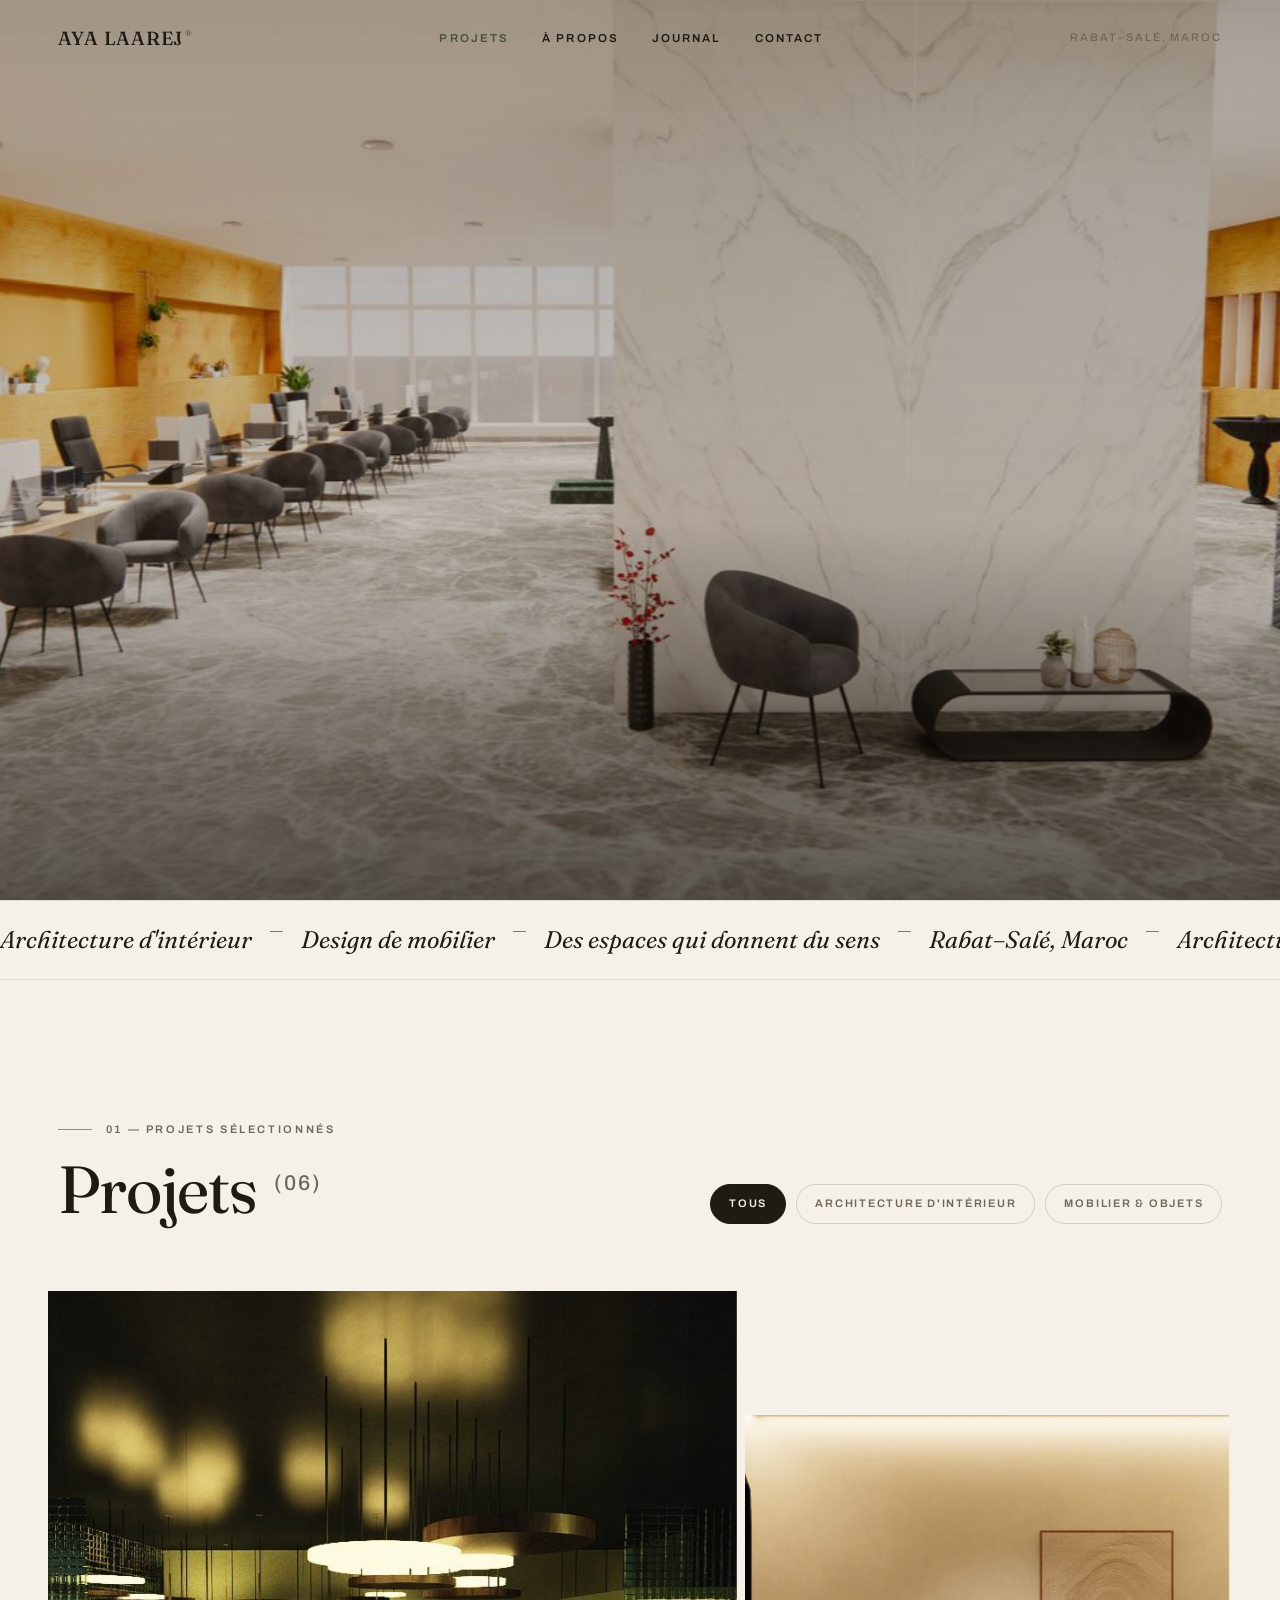
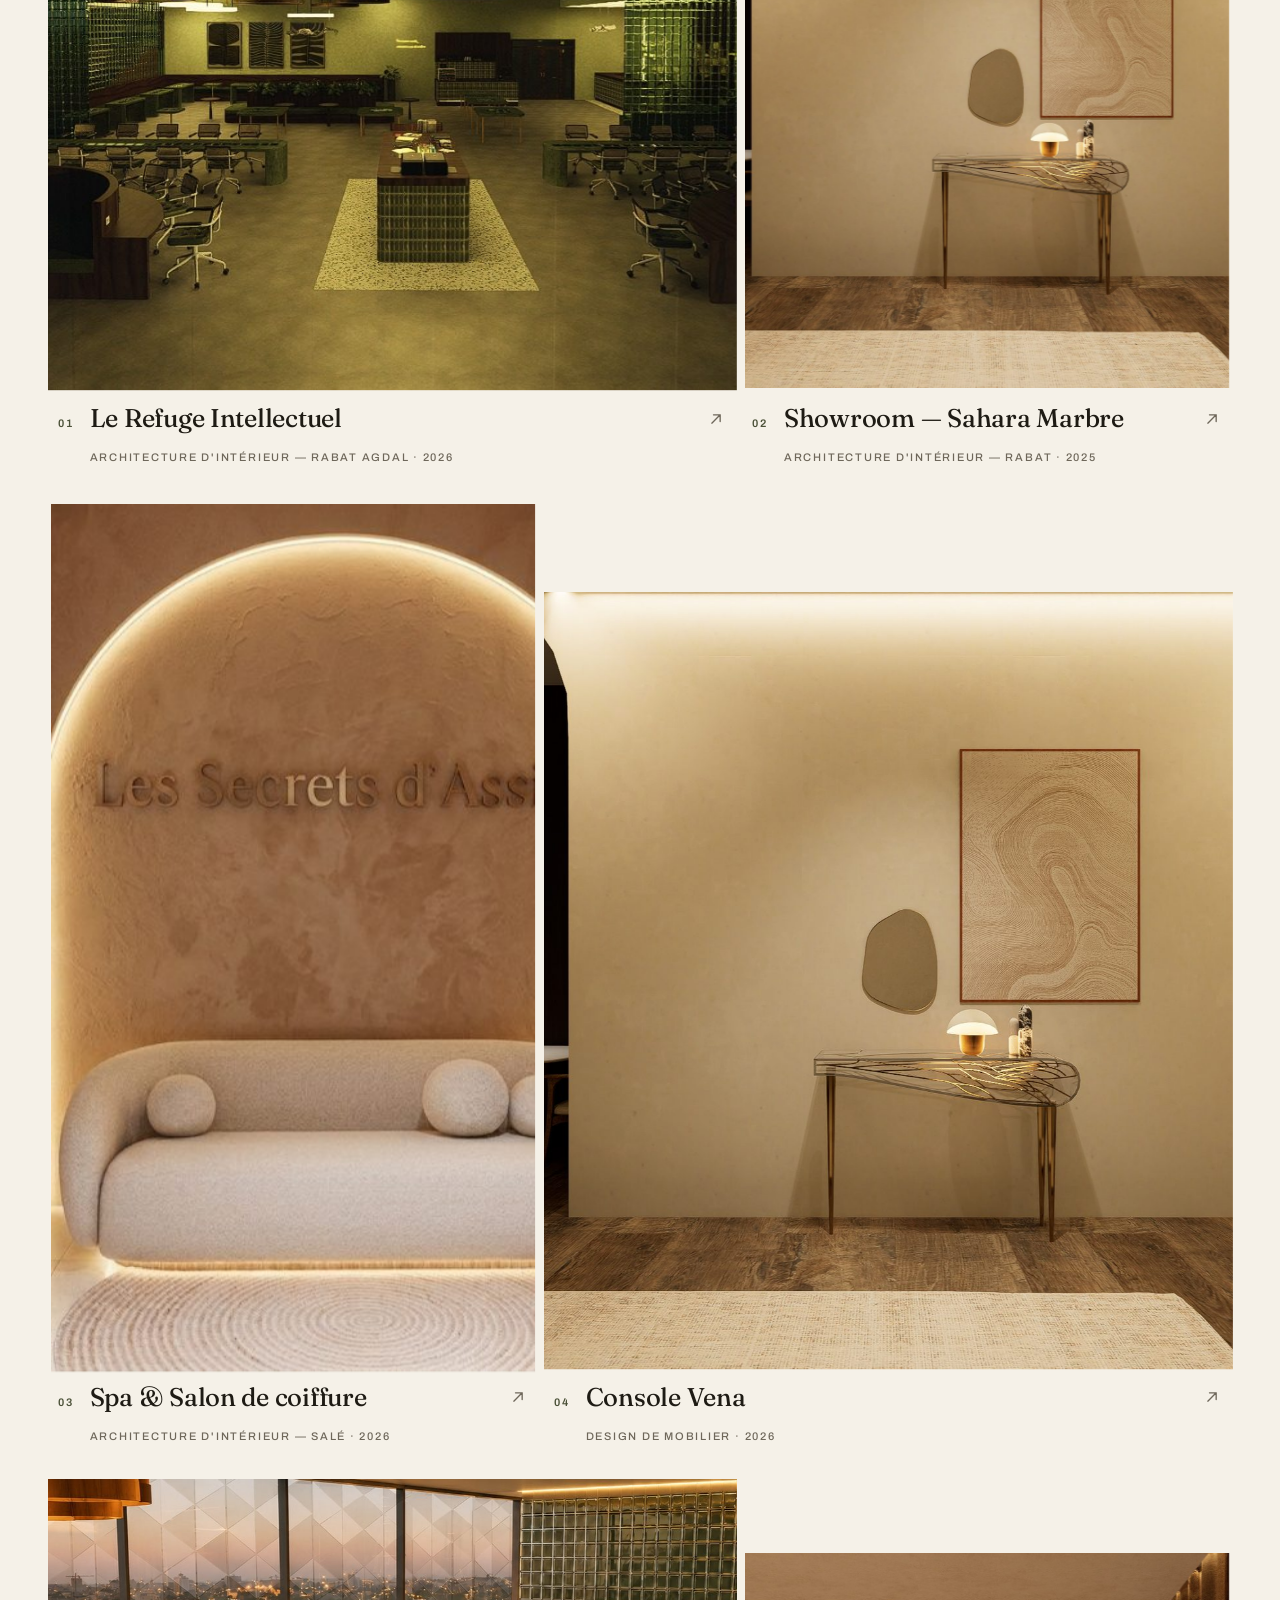
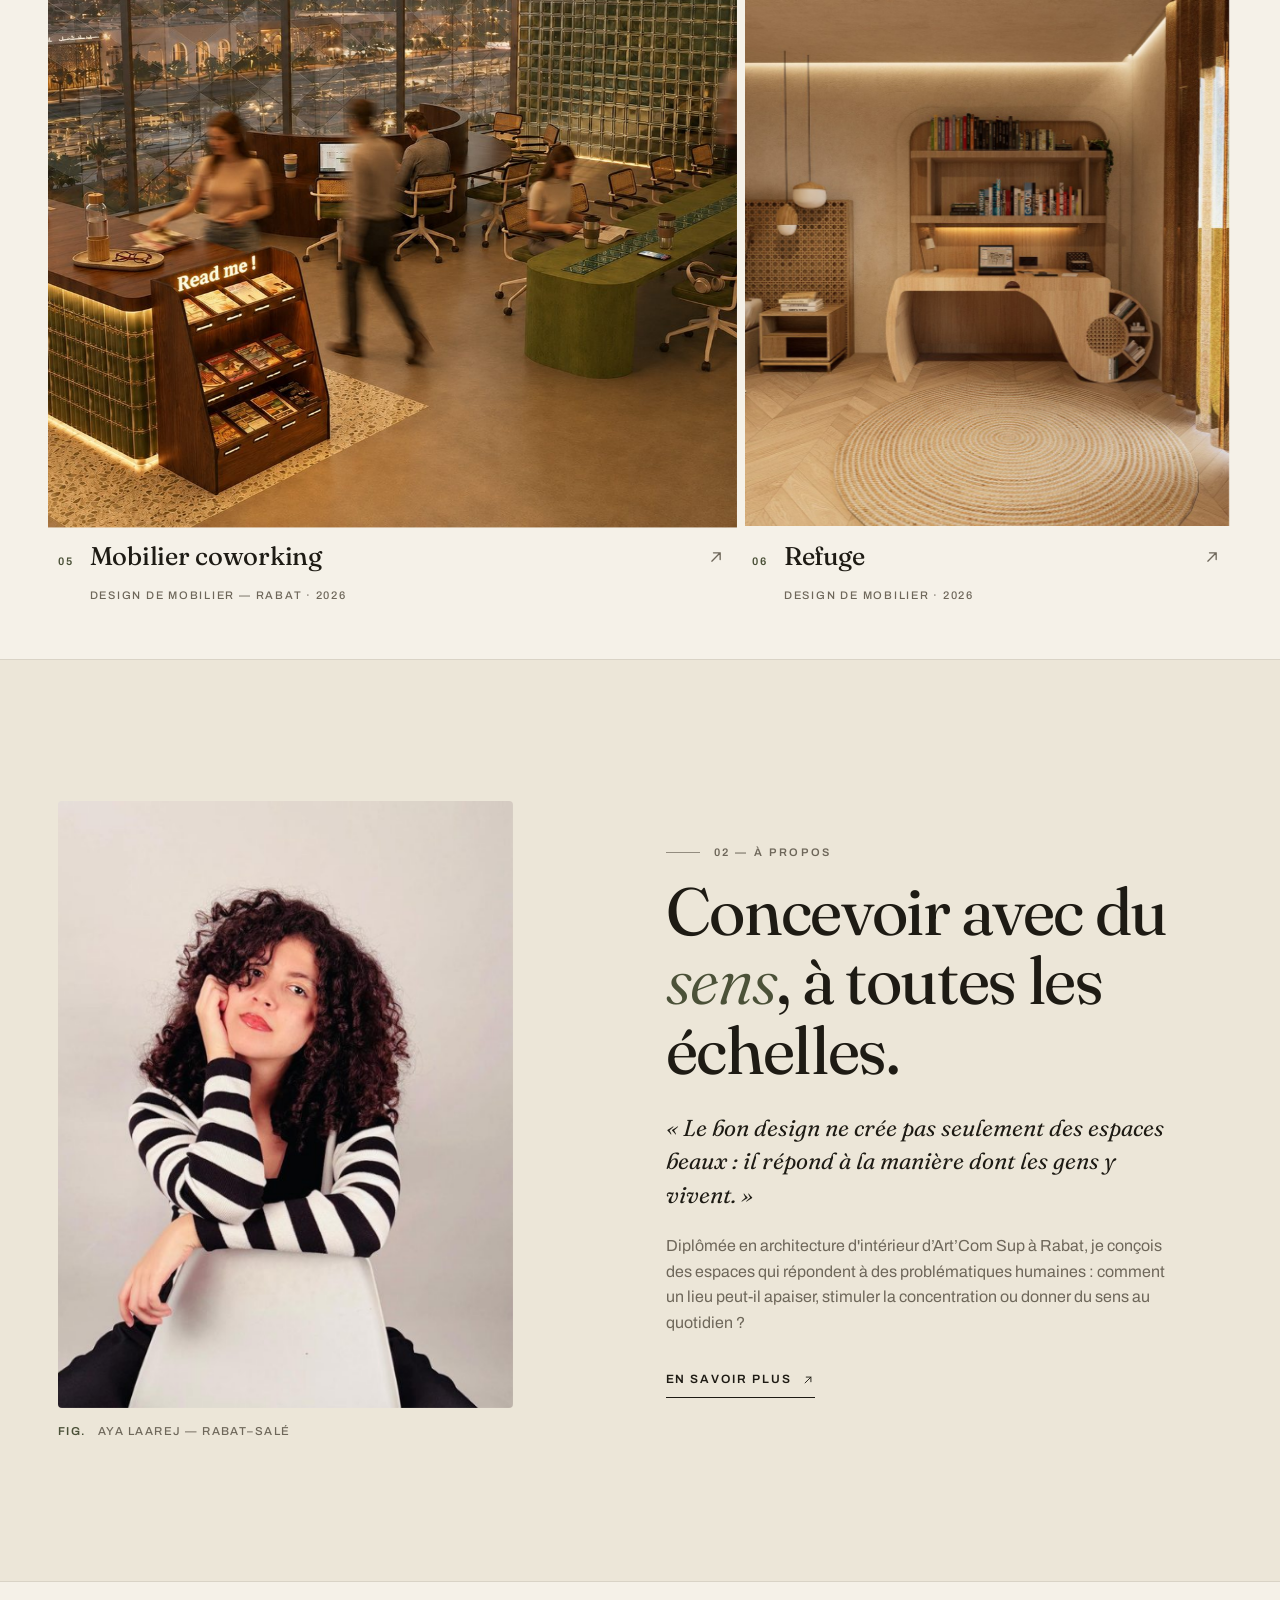
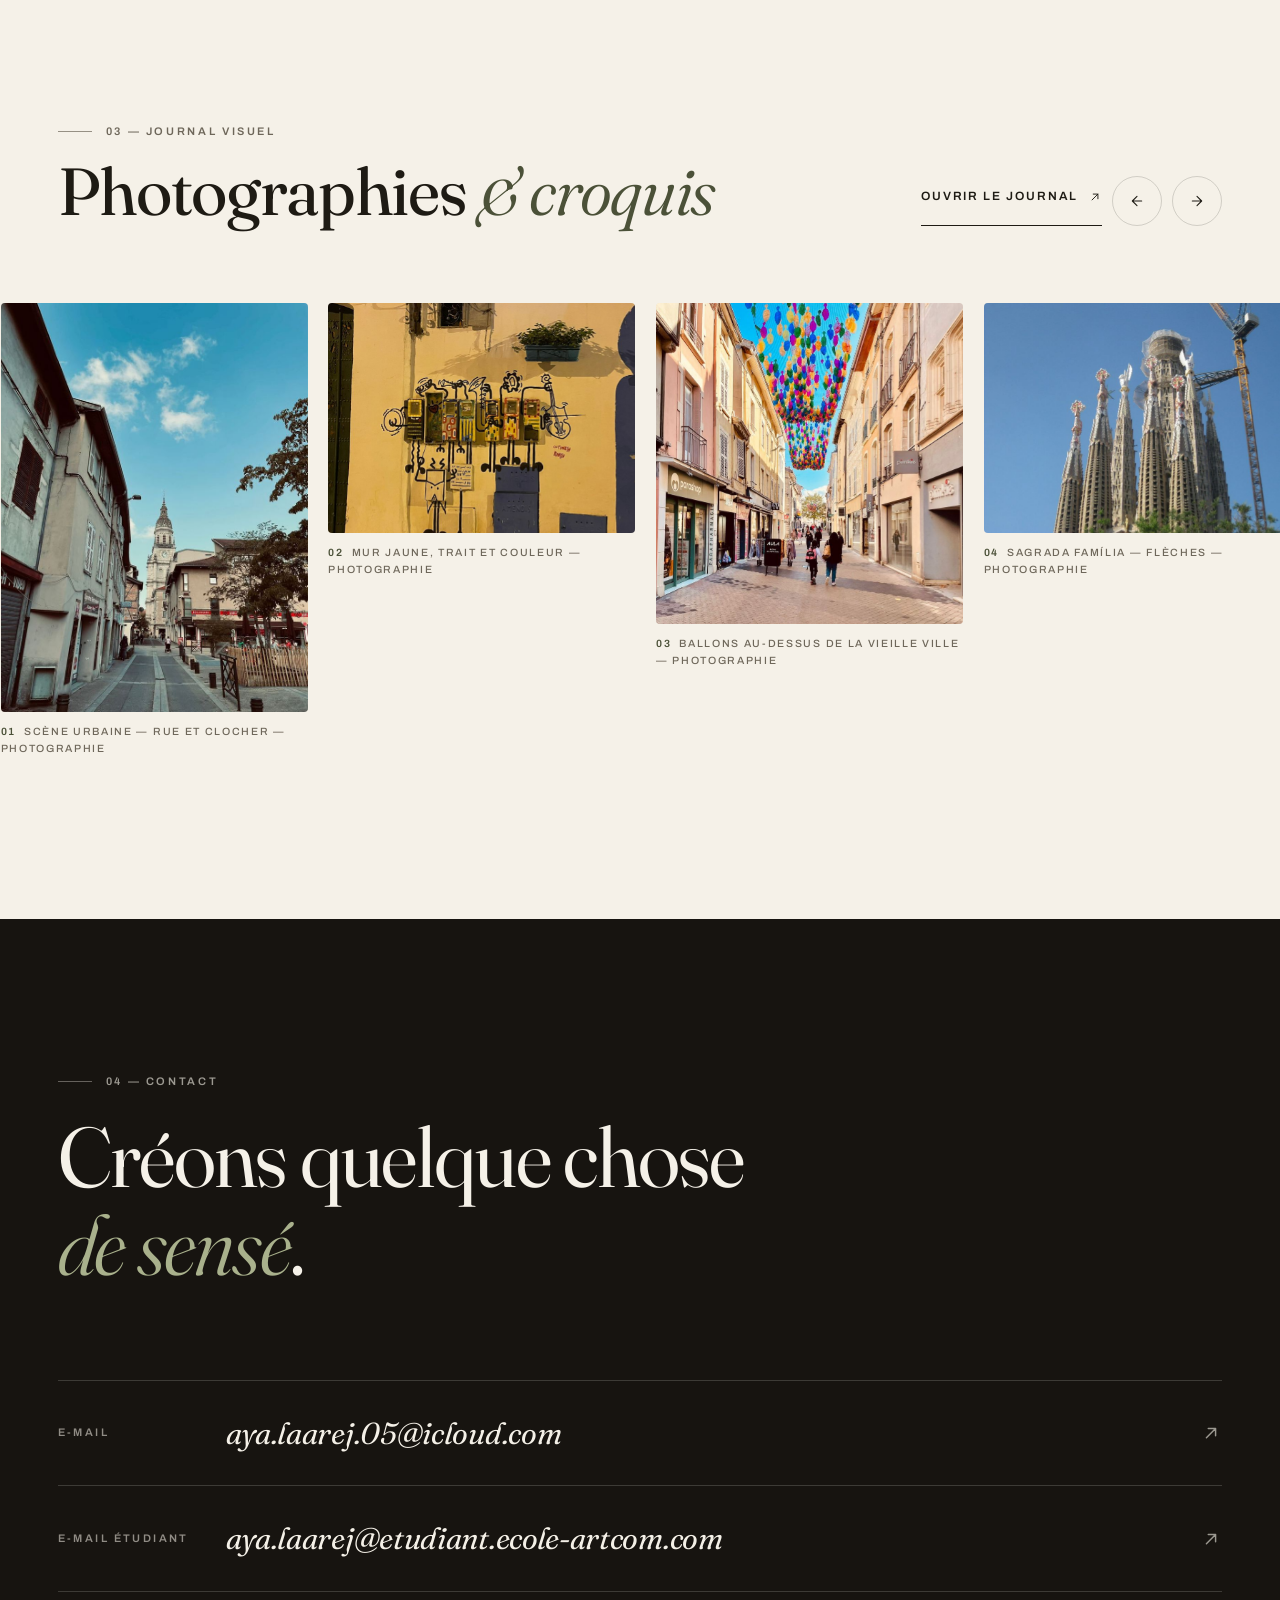
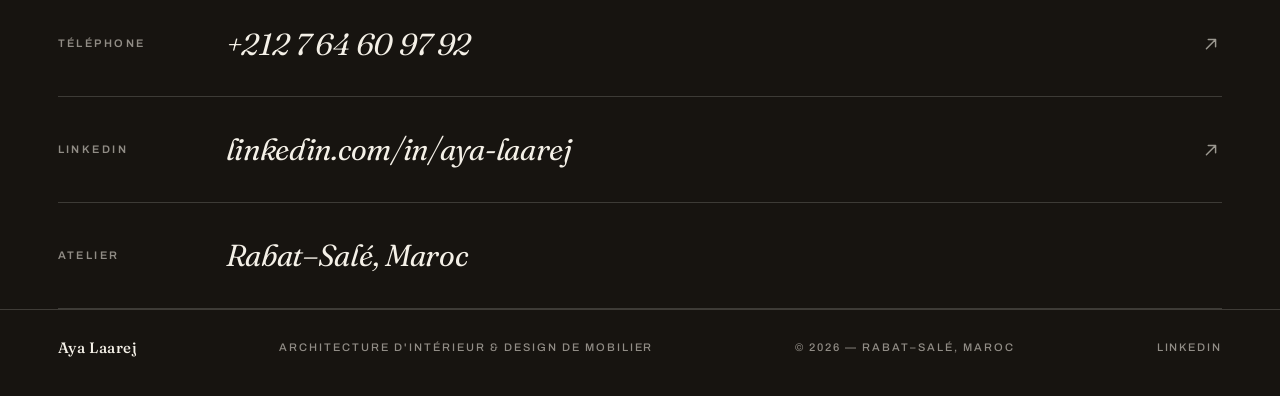
<file: index.html>
<!doctype html>
<html lang="fr">
<head>
<meta charset="utf-8">
<meta name="viewport" content="width=device-width, initial-scale=1, viewport-fit=cover">
<title>Aya Laarej — Architecture d&#x27;intérieur &amp; Design de mobilier | Rabat–Salé, Maroc</title>
<meta name="description" content="Portfolio d’Aya Laarej, architecte d&#x27;intérieur et designer de mobilier à Rabat–Salé (Maroc) — concevoir des espaces et des objets qui donnent du sens au quotidien.">
<meta name="robots" content="index,follow">
<meta property="og:type" content="website">
<meta property="og:site_name" content="Aya Laarej — Architecture d'intérieur & Design de mobilier">
<meta property="og:title" content="Aya Laarej — Architecture d&#x27;intérieur &amp; Design de mobilier | Rabat–Salé, Maroc">
<meta property="og:description" content="Portfolio d’Aya Laarej, architecte d&#x27;intérieur et designer de mobilier à Rabat–Salé (Maroc) — concevoir des espaces et des objets qui donnent du sens au quotidien.">
<link rel="icon" href="favicon.svg" type="image/svg+xml">
<link rel="preconnect" href="https://fonts.googleapis.com">
<link rel="preconnect" href="https://fonts.gstatic.com" crossorigin>
<link href="https://fonts.googleapis.com/css2?family=Archivo:wght@400;500;600;700&family=Fraunces:ital,opsz,wght@0,9..144,300..600;1,9..144,300..600&display=swap" rel="stylesheet">
<link rel="stylesheet" href="css/base.css">
<link rel="stylesheet" href="css/nav.css">
<link rel="stylesheet" href="css/home.css">
<link rel="stylesheet" href="css/pages.css">
<link rel="stylesheet" href="css/project.css">
<script>document.documentElement.classList.add('js');</script>
<script src="vendor/gsap.min.js" defer></script>
<script src="vendor/ScrollTrigger.min.js" defer></script>
<script src="vendor/lenis.min.js" defer></script>
<script src="js/core.js" defer></script>
<script src="js/interactions.js" defer></script>
</head>
<body>
<div class="preloader" aria-hidden="true">
  <div class="pl-inner">
    <div class="pl-name"><span>A</span><span>Y</span><span>A</span><span>&nbsp;</span><span>L</span><span>A</span><span>A</span><span>R</span><span>E</span><span>J</span></div>
    <div class="pl-sub">Architecture d'intérieur &amp; design de mobilier</div>
  </div>
  <div class="pl-count">000</div>
</div>
<div class="page-wipe" aria-hidden="true"></div>
<div class="cursor" aria-hidden="true"><div class="cursor-dot"></div><div class="cursor-ring"><span class="cursor-label">View</span></div></div>

<header class="nav" id="nav">
  <div class="nav-inner">
    <a class="nav-brand" href="index.html" data-pt>AYA LAAREJ<sup>&reg;</sup></a>
    <nav class="nav-links" aria-label="Primary">
      <a href="index.html#projets" data-pt class="active">Projets</a>
      <a href="a-propos.html" data-pt>À propos</a>
      <a href="journal.html" data-pt>Journal</a>
      <a href="index.html#contact" data-pt>Contact</a>
    </nav>
    <div class="nav-right">
      <span class="nav-loc">Rabat–Salé, Maroc</span>
      <button class="burger" id="burger" aria-label="Open menu" aria-expanded="false"><span></span><span></span></button>
    </div>
  </div>
</header>

<div class="menu-overlay" id="menuOverlay">
  <nav class="menu-links" aria-label="Menu">
    <a class="menu-link" href="index.html" data-pt><span class="menu-idx">01</span><span class="menu-txt">Accueil</span></a>
    <a class="menu-link" href="index.html#projets" data-pt><span class="menu-idx">02</span><span class="menu-txt">Projets</span></a>
    <a class="menu-link" href="a-propos.html" data-pt><span class="menu-idx">03</span><span class="menu-txt">À propos</span></a>
    <a class="menu-link" href="journal.html" data-pt><span class="menu-idx">04</span><span class="menu-txt">Journal</span></a>
    <a class="menu-link" href="index.html#contact" data-pt><span class="menu-idx">05</span><span class="menu-txt">Contact</span></a>
  </nav>
  <div class="menu-foot">
    <a href="mailto:aya.laarej.05@icloud.com">aya.laarej.05@icloud.com</a>
    <a href="https://www.linkedin.com/in/aya-laarej" target="_blank" rel="noopener">LinkedIn</a>
    <span>Rabat–Salé, Maroc</span>
  </div>
</div>

<main id="main">

<section class="hero">
  <div class="hero-media"><img src="assets/projects/showroom-sahara-marbre/01-hero.jpg" alt="Showroom Sahara Marbre — mur en marbre veiné, assise grise et table basse" fetchpriority="high"></div>
  <div class="hero-scrim"></div>
  <div class="hero-content container">
    <p class="hero-eyebrow">Aya Laarej — Architecture d'intérieur &amp; design de mobilier</p>
    <h1 class="hero-title">
      <span class="hline"><span class="hline-in">Concevoir des espaces</span></span>
      <span class="hline"><span class="hline-in">&amp; des <em>objets</em> qui donnent</span></span>
      <span class="hline"><span class="hline-in">du <em>sens</em> au quotidien.</span></span>
    </h1>
    <div class="hero-cta">
      <a class="btn light" href="#work" data-pt><span>Explorer mes projets</span><span class="btn-ico"><svg viewBox="0 0 24 24" fill="none" stroke="currentColor" stroke-width="1.6" stroke-linecap="round" stroke-linejoin="round" aria-hidden="true"><path d="M7 17L17 7M9 7h8v8"/></svg></span></a>
      <span class="hero-note">Projets sélectionnés — 2023 / 2026</span>
    </div>
  </div>
  <div class="hero-side"><span>Rabat–Salé — Maroc</span><span class="hero-scroll"></span><span>Défiler</span></div>
</section>

<div class="marquee" aria-hidden="true"><div class="marquee-track"><span>Architecture d'intérieur</span><i>—</i><span>Design de mobilier</span><i>—</i><span>Des espaces qui donnent du sens</span><i>—</i><span>Rabat–Salé, Maroc</span><i>—</i><span>Architecture d'intérieur</span><i>—</i><span>Design de mobilier</span><i>—</i><span>Des espaces qui donnent du sens</span><i>—</i><span>Rabat–Salé, Maroc</span><i>—</i></div></div>

<section class="section" id="projets">
  <div class="container">
    <div class="sec-head rv">
      <div><p class="sec-label">01 — Projets sélectionnés</p><h2 class="sec-title">Projets <sup>(06)</sup></h2></div>
      <div class="filters" data-filter-group=".work-grid" role="group" aria-label="Filter projects">
        <button class="filter active" data-filter="all">Tous</button>
        <button class="filter" data-filter="interior">Architecture d'intérieur</button>
        <button class="filter" data-filter="furniture">Mobilier &amp; objets</button>
      </div>
    </div>
    <div class="work-grid">
    <article class="work-card wa rv" data-cat="interior">
      <a href="projects/le-refuge-intellectuel.html" data-pt data-cursor="view" class="work-media" style="--ar:1107/780" aria-label="Voir le projet : Le Refuge Intellectuel">
        <img src="assets/projects/le-refuge-intellectuel/card.jpg" alt="Le Refuge Intellectuel — salle de lecture aux suspensions circulaires" loading="lazy">
      </a>
      <div class="work-info">
        <span class="work-idx">01</span>
        <h3 class="work-name">Le Refuge Intellectuel</h3>
        <span class="work-arrow"><svg viewBox="0 0 24 24" fill="none" stroke="currentColor" stroke-width="1.6" stroke-linecap="round" stroke-linejoin="round" aria-hidden="true"><path d="M7 17L17 7M9 7h8v8"/></svg></span>
        <p class="work-meta">Architecture d&#x27;intérieur — Rabat Agdal · 2026</p>
      </div>
    </article>

    <article class="work-card wb rv" data-cat="interior">
      <a href="projects/showroom-sahara-marbre.html" data-pt data-cursor="view" class="work-media" style="--ar:1188/1188" aria-label="Voir le projet : Showroom — Sahara Marbre">
        <img src="assets/projects/showroom-sahara-marbre/card.jpg" alt="Showroom Sahara Marbre — présentation du marbre" loading="lazy">
      </a>
      <div class="work-info">
        <span class="work-idx">02</span>
        <h3 class="work-name">Showroom — Sahara Marbre</h3>
        <span class="work-arrow"><svg viewBox="0 0 24 24" fill="none" stroke="currentColor" stroke-width="1.6" stroke-linecap="round" stroke-linejoin="round" aria-hidden="true"><path d="M7 17L17 7M9 7h8v8"/></svg></span>
        <p class="work-meta">Architecture d&#x27;intérieur — Rabat · 2025</p>
      </div>
    </article>

    <article class="work-card wc rv" data-cat="interior">
      <a href="projects/spa-hair-salon.html" data-pt data-cursor="view" class="work-media" style="--ar:921/674" aria-label="Voir le projet : Spa &amp; Salon de coiffure">
        <img src="assets/projects/spa-hair-salon/card.jpg" alt="Spa &amp; salon de coiffure — perspective d’accueil" loading="lazy">
      </a>
      <div class="work-info">
        <span class="work-idx">03</span>
        <h3 class="work-name">Spa &amp; Salon de coiffure</h3>
        <span class="work-arrow"><svg viewBox="0 0 24 24" fill="none" stroke="currentColor" stroke-width="1.6" stroke-linecap="round" stroke-linejoin="round" aria-hidden="true"><path d="M7 17L17 7M9 7h8v8"/></svg></span>
        <p class="work-meta">Architecture d&#x27;intérieur — Salé · 2026</p>
      </div>
    </article>

    <article class="work-card wd rv" data-cat="furniture">
      <a href="projects/console-vena.html" data-pt data-cursor="view" class="work-media" style="--ar:1188/1188" aria-label="Voir le projet : Console Vena">
        <img src="assets/projects/console-vena/card.jpg" alt="Console Vena — détail de la structure en laiton" loading="lazy">
      </a>
      <div class="work-info">
        <span class="work-idx">04</span>
        <h3 class="work-name">Console Vena</h3>
        <span class="work-arrow"><svg viewBox="0 0 24 24" fill="none" stroke="currentColor" stroke-width="1.6" stroke-linecap="round" stroke-linejoin="round" aria-hidden="true"><path d="M7 17L17 7M9 7h8v8"/></svg></span>
        <p class="work-meta">Design de mobilier · 2026</p>
      </div>
    </article>

    <article class="work-card we rv" data-cat="furniture">
      <a href="projects/mobilier-coworking.html" data-pt data-cursor="view" class="work-media" style="--ar:1306/976" aria-label="Voir le projet : Mobilier coworking">
        <img src="assets/projects/mobilier-coworking/card.jpg" alt="Mobilier coworking — îlots, bureaux et gradins" loading="lazy">
      </a>
      <div class="work-info">
        <span class="work-idx">05</span>
        <h3 class="work-name">Mobilier coworking</h3>
        <span class="work-arrow"><svg viewBox="0 0 24 24" fill="none" stroke="currentColor" stroke-width="1.6" stroke-linecap="round" stroke-linejoin="round" aria-hidden="true"><path d="M7 17L17 7M9 7h8v8"/></svg></span>
        <p class="work-meta">Design de mobilier — Rabat · 2026</p>
      </div>
    </article>

    <article class="work-card wf rv" data-cat="furniture">
      <a href="projects/le-refuge.html" data-pt data-cursor="view" class="work-media" style="--ar:1188/1188" aria-label="Voir le projet : Refuge">
        <img src="assets/projects/le-refuge/card.jpg" alt="Refuge — mobilier multifonctionnel en bois" loading="lazy">
      </a>
      <div class="work-info">
        <span class="work-idx">06</span>
        <h3 class="work-name">Refuge</h3>
        <span class="work-arrow"><svg viewBox="0 0 24 24" fill="none" stroke="currentColor" stroke-width="1.6" stroke-linecap="round" stroke-linejoin="round" aria-hidden="true"><path d="M7 17L17 7M9 7h8v8"/></svg></span>
        <p class="work-meta">Design de mobilier · 2026</p>
      </div>
    </article>
    </div>
  </div>
</section>

<section class="section about-teaser" id="about">
  <div class="container about-grid">
    <div class="about-media rv rv-img">
      <figure><div class="frame"><img src="assets/portrait.jpg" alt="Portrait of Aya Laarej" loading="lazy"></div>
      <figcaption class="cap"><b>Fig.</b>Aya Laarej — Rabat–Salé</figcaption></figure>
    </div>
    <div class="about-body">
      <p class="sec-label rv">02 — À propos</p>
      <h2 class="sec-title rv">Concevoir avec du <em>sens</em>, à toutes les échelles.</h2>
      <p class="about-quote rv">« Le bon design ne crée pas seulement des espaces beaux : il répond à la manière dont les gens y vivent. »</p>
      <p class="body rv">Diplômée en architecture d'intérieur d’Art’Com Sup à Rabat, je conçois des espaces qui répondent à des problématiques humaines : comment un lieu peut-il apaiser, stimuler la concentration ou donner du sens au quotidien ?</p>
      <a class="btn-line rv" href="a-propos.html" data-pt>En savoir plus <svg viewBox="0 0 24 24" fill="none" stroke="currentColor" stroke-width="1.6" stroke-linecap="round" stroke-linejoin="round" aria-hidden="true"><path d="M7 17L17 7M9 7h8v8"/></svg></a>
    </div>
  </div>
</section>

<section class="section" id="journal">
  <div class="container sec-head rv">
    <div><p class="sec-label">03 — Journal visuel</p><h2 class="sec-title">Photographies <em>&amp; croquis</em></h2></div>
    <div class="hctrl">
      <a class="btn-line" href="journal.html" data-pt>Ouvrir le journal <svg viewBox="0 0 24 24" fill="none" stroke="currentColor" stroke-width="1.6" stroke-linecap="round" stroke-linejoin="round" aria-hidden="true"><path d="M7 17L17 7M9 7h8v8"/></svg></a>
      <button class="hbtn" data-dir="prev" aria-label="Scroll back"><svg viewBox="0 0 24 24" fill="none" stroke="currentColor" stroke-width="1.6" stroke-linecap="round" stroke-linejoin="round" aria-hidden="true"><path d="M19 12H5M12 19l-7-7 7-7"/></svg></button>
      <button class="hbtn" data-dir="next" aria-label="Scroll forward"><svg viewBox="0 0 24 24" fill="none" stroke="currentColor" stroke-width="1.6" stroke-linecap="round" stroke-linejoin="round" aria-hidden="true"><path d="M5 12h14M12 5l7 7-7 7"/></svg></button>
    </div>
  </div>
  <div class="hscroll-wrap">
    <div class="hscroll" data-lenis-prevent>
    <figure class="hitem rv rv-img">
      <a class="himg" style="--ar:840/1120" href="journal.html" data-pt data-cursor="view" aria-label="Ouvrir le journal : Scène urbaine — rue et clocher">
        <img src="assets/gallery/photo-01-sm.jpg" alt="Scène urbaine — rue et clocher" loading="eager">
      </a>
      <figcaption><span class="hidx">01</span>Scène urbaine — rue et clocher — Photographie</figcaption>
    </figure>
    <figure class="hitem rv rv-img">
      <a class="himg" style="--ar:1440/1080" href="journal.html" data-pt data-cursor="view" aria-label="Ouvrir le journal : Mur jaune, trait et couleur">
        <img src="assets/gallery/photo-02-sm.jpg" alt="Mur jaune, trait et couleur" loading="eager">
      </a>
      <figcaption><span class="hidx">02</span>Mur jaune, trait et couleur — Photographie</figcaption>
    </figure>
    <figure class="hitem rv rv-img">
      <a class="himg" style="--ar:1071/1120" href="journal.html" data-pt data-cursor="view" aria-label="Ouvrir le journal : Ballons au-dessus de la vieille ville">
        <img src="assets/gallery/photo-03-sm.jpg" alt="Ballons au-dessus de la vieille ville" loading="eager">
      </a>
      <figcaption><span class="hidx">03</span>Ballons au-dessus de la vieille ville — Photographie</figcaption>
    </figure>
    <figure class="hitem rv rv-img">
      <a class="himg" style="--ar:1440/1080" href="journal.html" data-pt data-cursor="view" aria-label="Ouvrir le journal : Sagrada Família — flèches">
        <img src="assets/gallery/photo-04-sm.jpg" alt="Sagrada Família — flèches" loading="eager">
      </a>
      <figcaption><span class="hidx">04</span>Sagrada Família — flèches — Photographie</figcaption>
    </figure>
    <figure class="hitem rv rv-img">
      <a class="himg" style="--ar:562/756" href="journal.html" data-pt data-cursor="view" aria-label="Ouvrir le journal : Étude — fleurs et feuillage">
        <img src="assets/gallery/sketch-01-sm.jpg" alt="Étude — fleurs et feuillage" loading="eager">
      </a>
      <figcaption><span class="hidx">05</span>Étude — fleurs et feuillage — Croquis</figcaption>
    </figure>
    <figure class="hitem rv rv-img">
      <a class="himg" style="--ar:423/458" href="journal.html" data-pt data-cursor="view" aria-label="Ouvrir le journal : Étude — arbre et branches">
        <img src="assets/gallery/sketch-02-sm.jpg" alt="Étude — arbre et branches" loading="eager">
      </a>
      <figcaption><span class="hidx">06</span>Étude — arbre et branches — Croquis</figcaption>
    </figure>
    <figure class="hitem rv rv-img">
      <a class="himg" style="--ar:529/770" href="journal.html" data-pt data-cursor="view" aria-label="Ouvrir le journal : Étude — fleurs">
        <img src="assets/gallery/sketch-03-sm.jpg" alt="Étude — fleurs" loading="eager">
      </a>
      <figcaption><span class="hidx">07</span>Étude — fleurs — Croquis</figcaption>
    </figure>
    </div>
  </div>
</section>

<section class="contact" id="contact">
  <div class="container">
    <p class="sec-label rv">04 — Contact</p>
    <h2 class="contact-title rv">Créons quelque chose <em>de sensé</em>.</h2>
    <div class="contact-rows rv">
      <a class="contact-row" href="mailto:aya.laarej.05@icloud.com">
        <span class="c-label">E-mail</span><span class="c-val">aya.laarej.05@icloud.com</span><span class="c-arrow"><svg viewBox="0 0 24 24" fill="none" stroke="currentColor" stroke-width="1.6" stroke-linecap="round" stroke-linejoin="round" aria-hidden="true"><path d="M7 17L17 7M9 7h8v8"/></svg></span>
      </a>
      <a class="contact-row" href="mailto:aya.laarej@etudiant.ecole-artcom.com">
        <span class="c-label">E-mail étudiant</span><span class="c-val">aya.laarej@etudiant.ecole-artcom.com</span><span class="c-arrow"><svg viewBox="0 0 24 24" fill="none" stroke="currentColor" stroke-width="1.6" stroke-linecap="round" stroke-linejoin="round" aria-hidden="true"><path d="M7 17L17 7M9 7h8v8"/></svg></span>
      </a>
      <a class="contact-row" href="tel:+212764609792">
        <span class="c-label">Téléphone</span><span class="c-val">+212 7 64 60 97 92</span><span class="c-arrow"><svg viewBox="0 0 24 24" fill="none" stroke="currentColor" stroke-width="1.6" stroke-linecap="round" stroke-linejoin="round" aria-hidden="true"><path d="M7 17L17 7M9 7h8v8"/></svg></span>
      </a>
      <a class="contact-row" href="https://www.linkedin.com/in/aya-laarej" target="_blank" rel="noopener">
        <span class="c-label">LinkedIn</span><span class="c-val">linkedin.com/in/aya-laarej</span><span class="c-arrow"><svg viewBox="0 0 24 24" fill="none" stroke="currentColor" stroke-width="1.6" stroke-linecap="round" stroke-linejoin="round" aria-hidden="true"><path d="M7 17L17 7M9 7h8v8"/></svg></span>
      </a>
      <div class="contact-row">
        <span class="c-label">Atelier</span><span class="c-val">Rabat–Salé, Maroc</span><span class="c-arrow"></span>
      </div>
    </div>
  </div>
</section>

</main>

<footer class="site-footer">
  <div class="footer-inner">
    <span class="f-brand">Aya Laarej</span>
    <span>Architecture d'intérieur &amp; design de mobilier</span>
    <span>© 2026 — Rabat–Salé, Maroc</span>
    <a href="https://www.linkedin.com/in/aya-laarej" target="_blank" rel="noopener">LinkedIn</a>
  </div>
</footer>

<button class="to-top" id="toTop" aria-label="Back to top"><svg viewBox="0 0 24 24" fill="none" stroke="currentColor" stroke-width="1.6" stroke-linecap="round" stroke-linejoin="round" aria-hidden="true"><path d="M12 19V5M5 12l7-7 7 7"/></svg></button>

<div class="lightbox" id="lightbox" role="dialog" aria-modal="true" aria-label="Image viewer">
  <button class="lb-btn lb-close" aria-label="Close"><svg viewBox="0 0 24 24" fill="none" stroke="currentColor" stroke-width="1.6" stroke-linecap="round" aria-hidden="true"><path d="M6 6l12 12M18 6L6 18"/></svg></button>
  <button class="lb-btn lb-prev" aria-label="Previous image"><svg viewBox="0 0 24 24" fill="none" stroke="currentColor" stroke-width="1.6" stroke-linecap="round" stroke-linejoin="round" aria-hidden="true"><path d="M19 12H5M12 19l-7-7 7-7"/></svg></button>
  <figure class="lb-stage"><img id="lbImg" alt=""><figcaption class="lb-cap" id="lbCap"></figcaption>
    <div class="lb-planbar" id="lbPlanBar"><button type="button" data-lb-zoom="out" aria-label="Réduire">−</button><span>Zoom</span><button type="button" data-lb-zoom="in" aria-label="Agrandir">+</button><button type="button" data-lb-zoom="fit">Ajuster</button></div>
  </figure>
  <button class="lb-btn lb-next" aria-label="Next image"><svg viewBox="0 0 24 24" fill="none" stroke="currentColor" stroke-width="1.6" stroke-linecap="round" stroke-linejoin="round" aria-hidden="true"><path d="M5 12h14M12 5l7 7-7 7"/></svg></button>
  <div class="lb-count" id="lbCount"></div>
</div>
</body>
</html>
</file>
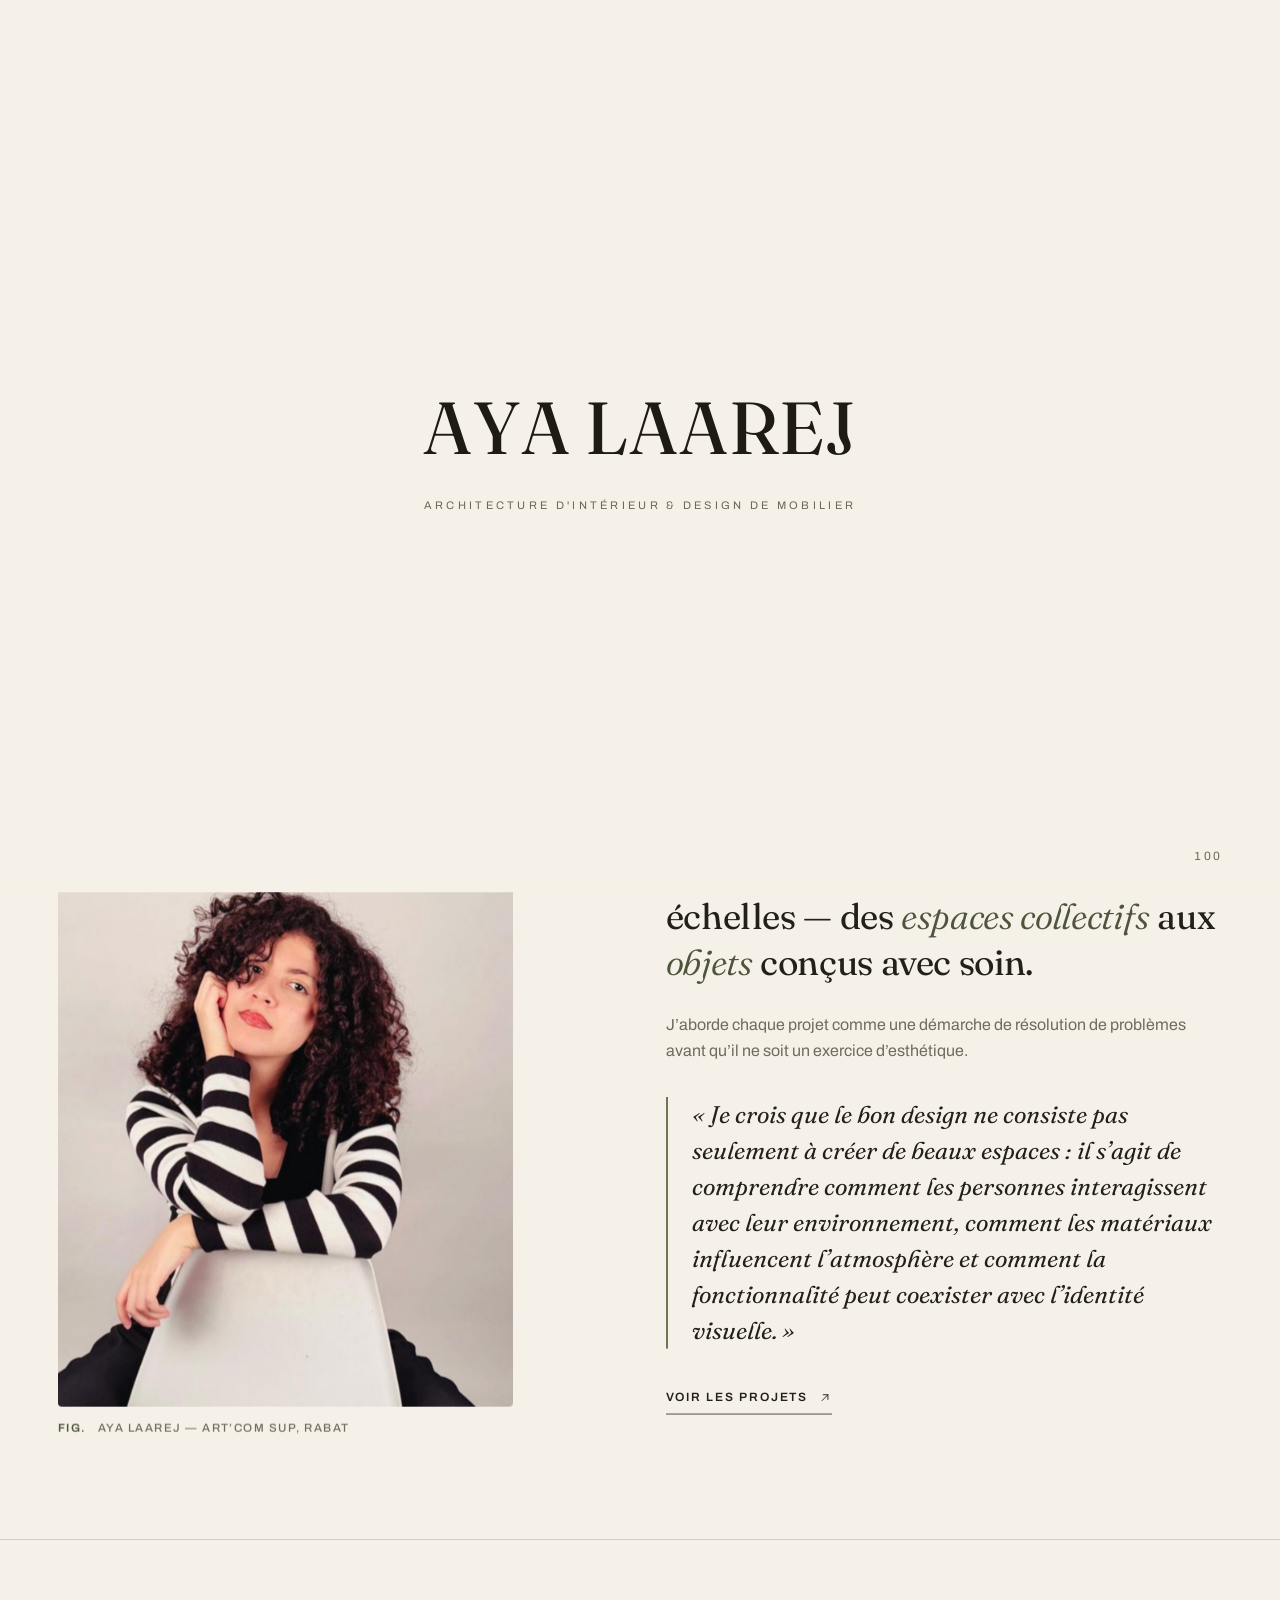
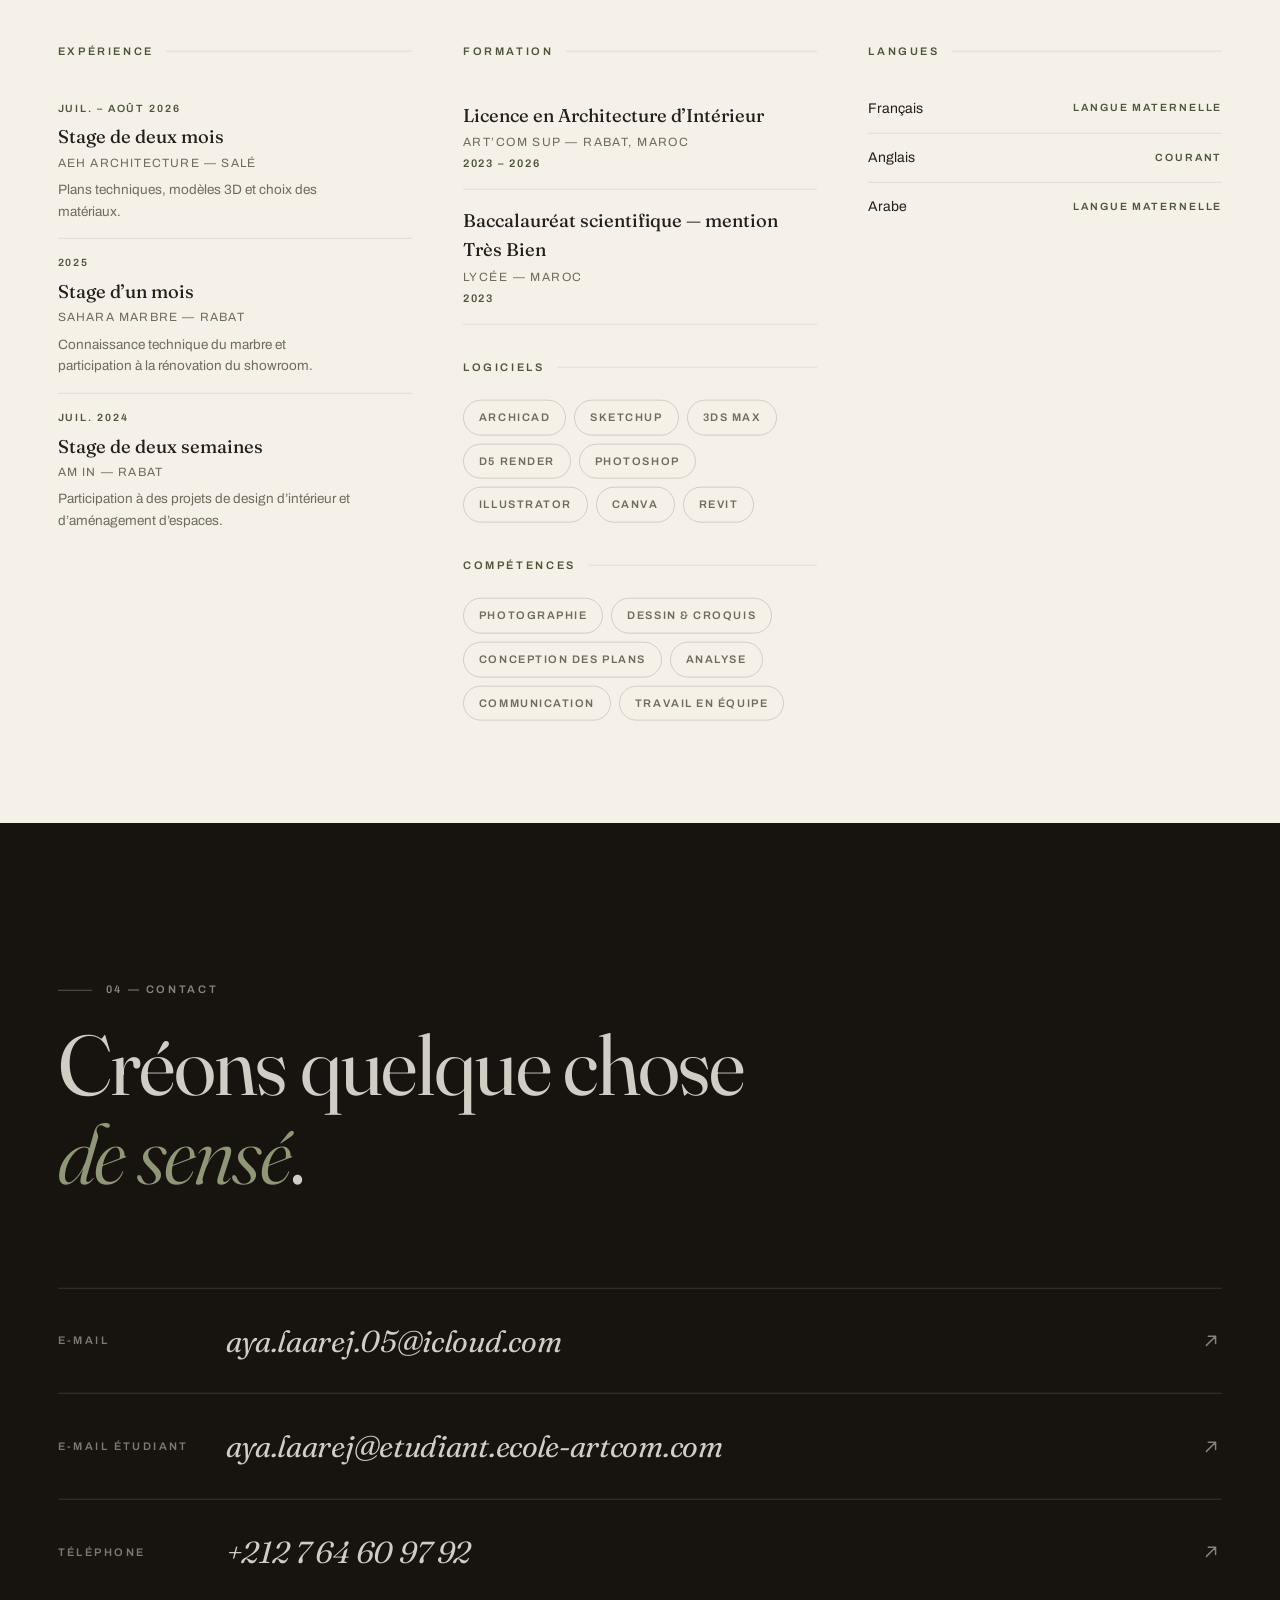
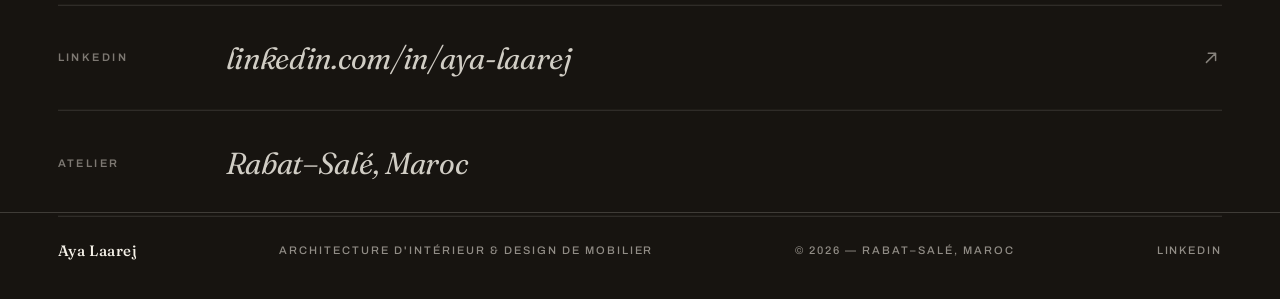
<file: a-propos.html>
<!doctype html>
<html lang="fr">
<head>
<meta charset="utf-8">
<meta name="viewport" content="width=device-width, initial-scale=1, viewport-fit=cover">
<title>À propos — Aya Laarej | Architecture d&#x27;intérieur &amp; Design de mobilier</title>
<meta name="description" content="Aya Laarej, architecte d&#x27;intérieur et designer de mobilier (Art’Com Sup, Rabat). Des espaces qui répondent aux problématiques humaines. Expériences chez AEH Architecture, Sahara Marbre et AM IN.">
<meta name="robots" content="index,follow">
<meta property="og:type" content="website">
<meta property="og:site_name" content="Aya Laarej — Architecture d'intérieur & Design de mobilier">
<meta property="og:title" content="À propos — Aya Laarej | Architecture d&#x27;intérieur &amp; Design de mobilier">
<meta property="og:description" content="Aya Laarej, architecte d&#x27;intérieur et designer de mobilier (Art’Com Sup, Rabat). Des espaces qui répondent aux problématiques humaines. Expériences chez AEH Architecture, Sahara Marbre et AM IN.">
<link rel="icon" href="favicon.svg" type="image/svg+xml">
<link rel="preconnect" href="https://fonts.googleapis.com">
<link rel="preconnect" href="https://fonts.gstatic.com" crossorigin>
<link href="https://fonts.googleapis.com/css2?family=Archivo:wght@400;500;600;700&family=Fraunces:ital,opsz,wght@0,9..144,300..600;1,9..144,300..600&display=swap" rel="stylesheet">
<link rel="stylesheet" href="css/base.css">
<link rel="stylesheet" href="css/nav.css">
<link rel="stylesheet" href="css/home.css">
<link rel="stylesheet" href="css/pages.css">
<link rel="stylesheet" href="css/project.css">
<script>document.documentElement.classList.add('js');</script>
<script src="vendor/gsap.min.js" defer></script>
<script src="vendor/ScrollTrigger.min.js" defer></script>
<script src="vendor/lenis.min.js" defer></script>
<script src="js/core.js" defer></script>
<script src="js/interactions.js" defer></script>
</head>
<body>
<div class="preloader" aria-hidden="true">
  <div class="pl-inner">
    <div class="pl-name"><span>A</span><span>Y</span><span>A</span><span>&nbsp;</span><span>L</span><span>A</span><span>A</span><span>R</span><span>E</span><span>J</span></div>
    <div class="pl-sub">Architecture d'intérieur &amp; design de mobilier</div>
  </div>
  <div class="pl-count">000</div>
</div>
<div class="page-wipe" aria-hidden="true"></div>
<div class="cursor" aria-hidden="true"><div class="cursor-dot"></div><div class="cursor-ring"><span class="cursor-label">View</span></div></div>

<header class="nav" id="nav">
  <div class="nav-inner">
    <a class="nav-brand" href="index.html" data-pt>AYA LAAREJ<sup>&reg;</sup></a>
    <nav class="nav-links" aria-label="Primary">
      <a href="index.html#projets" data-pt>Projets</a>
      <a href="a-propos.html" data-pt class="active">À propos</a>
      <a href="journal.html" data-pt>Journal</a>
      <a href="index.html#contact" data-pt>Contact</a>
    </nav>
    <div class="nav-right">
      <span class="nav-loc">Rabat–Salé, Maroc</span>
      <button class="burger" id="burger" aria-label="Open menu" aria-expanded="false"><span></span><span></span></button>
    </div>
  </div>
</header>

<div class="menu-overlay" id="menuOverlay">
  <nav class="menu-links" aria-label="Menu">
    <a class="menu-link" href="index.html" data-pt><span class="menu-idx">01</span><span class="menu-txt">Accueil</span></a>
    <a class="menu-link" href="index.html#projets" data-pt><span class="menu-idx">02</span><span class="menu-txt">Projets</span></a>
    <a class="menu-link" href="a-propos.html" data-pt><span class="menu-idx">03</span><span class="menu-txt">À propos</span></a>
    <a class="menu-link" href="journal.html" data-pt><span class="menu-idx">04</span><span class="menu-txt">Journal</span></a>
    <a class="menu-link" href="index.html#contact" data-pt><span class="menu-idx">05</span><span class="menu-txt">Contact</span></a>
  </nav>
  <div class="menu-foot">
    <a href="mailto:aya.laarej.05@icloud.com">aya.laarej.05@icloud.com</a>
    <a href="https://www.linkedin.com/in/aya-laarej" target="_blank" rel="noopener">LinkedIn</a>
    <span>Rabat–Salé, Maroc</span>
  </div>
</div>

<main id="main">

<section class="page-hero container">
  <p class="sec-label rv">À propos</p>
  <h1 class="page-title">
    <span class="hline"><span class="hline-in">Concevoir avec</span></span>
    <span class="hline"><span class="hline-in">du <em>sens</em>, à toutes les échelles.</span></span>
  </h1>
  <p class="page-lead rv">Je suis Aya Laarej — architecte d'intérieur et designer de mobilier, basée à Rabat–Salé (Maroc). Je conçois des espaces qui répondent à des problématiques humaines : apaiser, stimuler la concentration, donner du sens au quotidien.</p>
</section>

<section class="about-full"><div class="container about-cols">
  <div class="about-photo rv rv-img">
    <figure><div class="frame"><img src="assets/portrait.jpg" alt="Portrait of Aya Laarej" loading="lazy"></div>
    <figcaption class="cap"><b>Fig.</b>Aya Laarej — Art’Com Sup, Rabat</figcaption></figure>
  </div>
  <div class="about-text">
    <p class="p-lead rv">Curieuse, rigoureuse et attentive au détail, je travaille à différentes échelles — des <em>espaces collectifs</em> aux <em>objets</em> conçus avec soin.</p>
    <p class="body rv">J’aborde chaque projet comme une démarche de résolution de problèmes avant qu’il ne soit un exercice d’esthétique.</p>
    <blockquote class="pull rv">« Je crois que le bon design ne consiste pas seulement à créer de beaux espaces : il s’agit de comprendre comment les personnes interagissent avec leur environnement, comment les matériaux influencent l’atmosphère et comment la fonctionnalité peut coexister avec l’identité visuelle. »</blockquote>
    <a class="btn-line rv" href="index.html#projets" data-pt>Voir les projets <svg viewBox="0 0 24 24" fill="none" stroke="currentColor" stroke-width="1.6" stroke-linecap="round" stroke-linejoin="round" aria-hidden="true"><path d="M7 17L17 7M9 7h8v8"/></svg></a>
  </div>
</div></section>

<section class="facts"><div class="container facts-grid">
  <div class="fact rv"><h3>Expérience</h3>
      <div class="xp"><div class="xp-when">Juil. – Août 2026</div><div class="xp-role">Stage de deux mois</div><div class="xp-place">AEH Architecture — Salé</div><p class="xp-desc">Plans techniques, modèles 3D et choix des matériaux.</p></div>
      <div class="xp"><div class="xp-when">2025</div><div class="xp-role">Stage d’un mois</div><div class="xp-place">Sahara Marbre — Rabat</div><p class="xp-desc">Connaissance technique du marbre et participation à la rénovation du showroom.</p></div>
      <div class="xp"><div class="xp-when">Juil. 2024</div><div class="xp-role">Stage de deux semaines</div><div class="xp-place">AM IN — Rabat</div><p class="xp-desc">Participation à des projets de design d’intérieur et d’aménagement d’espaces.</p></div></div>
  <div class="fact rv">
    <h3>Formation</h3>
    <div class="edu-item"><div class="e-deg">Licence en Architecture d’Intérieur</div><div class="e-school">Art’Com Sup — Rabat, Maroc</div><div class="e-years">2023 – 2026</div></div><div class="edu-item"><div class="e-deg">Baccalauréat scientifique — mention Très Bien</div><div class="e-school">Lycée — Maroc</div><div class="e-years">2023</div></div>
    <h3 style="margin-top:34px">Logiciels</h3><div class="chips"><span class="chip">Archicad</span><span class="chip">SketchUp</span><span class="chip">3ds Max</span><span class="chip">D5 Render</span><span class="chip">Photoshop</span><span class="chip">Illustrator</span><span class="chip">Canva</span><span class="chip">Revit</span></div>
    <h3 style="margin-top:34px">Compétences</h3><div class="chips"><span class="chip">Photographie</span><span class="chip">Dessin &amp; croquis</span><span class="chip">Conception des plans</span><span class="chip">Analyse</span><span class="chip">Communication</span><span class="chip">Travail en équipe</span></div>
  </div>
  <div class="fact rv"><h3>Langues</h3><ul class="lang-list"><li><span>Français</span><span class="lvl">Langue maternelle</span></li><li><span>Anglais</span><span class="lvl">Courant</span></li><li><span>Arabe</span><span class="lvl">Langue maternelle</span></li></ul></div>
</div></section>

<section class="contact" id="contact">
  <div class="container">
    <p class="sec-label rv">04 — Contact</p>
    <h2 class="contact-title rv">Créons quelque chose <em>de sensé</em>.</h2>
    <div class="contact-rows rv">
      <a class="contact-row" href="mailto:aya.laarej.05@icloud.com">
        <span class="c-label">E-mail</span><span class="c-val">aya.laarej.05@icloud.com</span><span class="c-arrow"><svg viewBox="0 0 24 24" fill="none" stroke="currentColor" stroke-width="1.6" stroke-linecap="round" stroke-linejoin="round" aria-hidden="true"><path d="M7 17L17 7M9 7h8v8"/></svg></span>
      </a>
      <a class="contact-row" href="mailto:aya.laarej@etudiant.ecole-artcom.com">
        <span class="c-label">E-mail étudiant</span><span class="c-val">aya.laarej@etudiant.ecole-artcom.com</span><span class="c-arrow"><svg viewBox="0 0 24 24" fill="none" stroke="currentColor" stroke-width="1.6" stroke-linecap="round" stroke-linejoin="round" aria-hidden="true"><path d="M7 17L17 7M9 7h8v8"/></svg></span>
      </a>
      <a class="contact-row" href="tel:+212764609792">
        <span class="c-label">Téléphone</span><span class="c-val">+212 7 64 60 97 92</span><span class="c-arrow"><svg viewBox="0 0 24 24" fill="none" stroke="currentColor" stroke-width="1.6" stroke-linecap="round" stroke-linejoin="round" aria-hidden="true"><path d="M7 17L17 7M9 7h8v8"/></svg></span>
      </a>
      <a class="contact-row" href="https://www.linkedin.com/in/aya-laarej" target="_blank" rel="noopener">
        <span class="c-label">LinkedIn</span><span class="c-val">linkedin.com/in/aya-laarej</span><span class="c-arrow"><svg viewBox="0 0 24 24" fill="none" stroke="currentColor" stroke-width="1.6" stroke-linecap="round" stroke-linejoin="round" aria-hidden="true"><path d="M7 17L17 7M9 7h8v8"/></svg></span>
      </a>
      <div class="contact-row">
        <span class="c-label">Atelier</span><span class="c-val">Rabat–Salé, Maroc</span><span class="c-arrow"></span>
      </div>
    </div>
  </div>
</section>

</main>

<footer class="site-footer">
  <div class="footer-inner">
    <span class="f-brand">Aya Laarej</span>
    <span>Architecture d'intérieur &amp; design de mobilier</span>
    <span>© 2026 — Rabat–Salé, Maroc</span>
    <a href="https://www.linkedin.com/in/aya-laarej" target="_blank" rel="noopener">LinkedIn</a>
  </div>
</footer>

<button class="to-top" id="toTop" aria-label="Back to top"><svg viewBox="0 0 24 24" fill="none" stroke="currentColor" stroke-width="1.6" stroke-linecap="round" stroke-linejoin="round" aria-hidden="true"><path d="M12 19V5M5 12l7-7 7 7"/></svg></button>

<div class="lightbox" id="lightbox" role="dialog" aria-modal="true" aria-label="Image viewer">
  <button class="lb-btn lb-close" aria-label="Close"><svg viewBox="0 0 24 24" fill="none" stroke="currentColor" stroke-width="1.6" stroke-linecap="round" aria-hidden="true"><path d="M6 6l12 12M18 6L6 18"/></svg></button>
  <button class="lb-btn lb-prev" aria-label="Previous image"><svg viewBox="0 0 24 24" fill="none" stroke="currentColor" stroke-width="1.6" stroke-linecap="round" stroke-linejoin="round" aria-hidden="true"><path d="M19 12H5M12 19l-7-7 7-7"/></svg></button>
  <figure class="lb-stage"><img id="lbImg" alt=""><figcaption class="lb-cap" id="lbCap"></figcaption>
    <div class="lb-planbar" id="lbPlanBar"><button type="button" data-lb-zoom="out" aria-label="Réduire">−</button><span>Zoom</span><button type="button" data-lb-zoom="in" aria-label="Agrandir">+</button><button type="button" data-lb-zoom="fit">Ajuster</button></div>
  </figure>
  <button class="lb-btn lb-next" aria-label="Next image"><svg viewBox="0 0 24 24" fill="none" stroke="currentColor" stroke-width="1.6" stroke-linecap="round" stroke-linejoin="round" aria-hidden="true"><path d="M5 12h14M12 5l7 7-7 7"/></svg></button>
  <div class="lb-count" id="lbCount"></div>
</div>
</body>
</html>
</file>
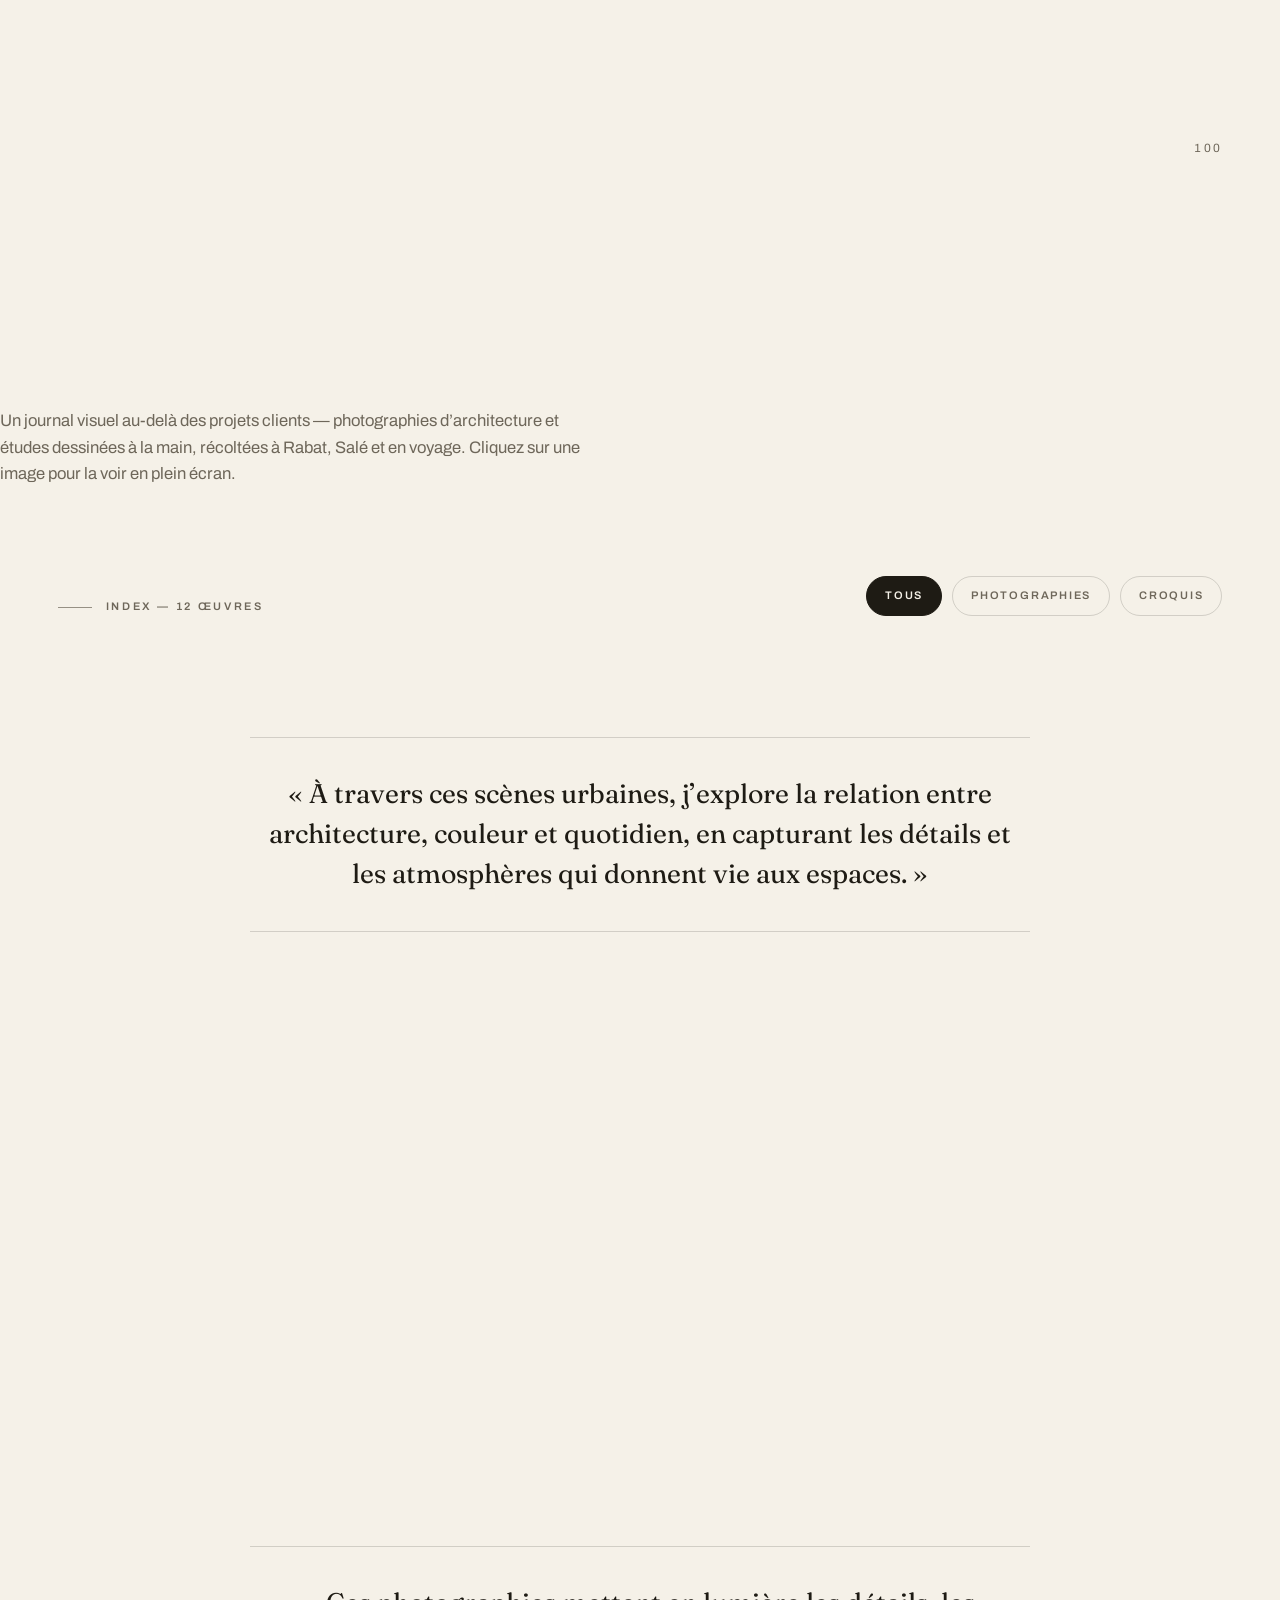
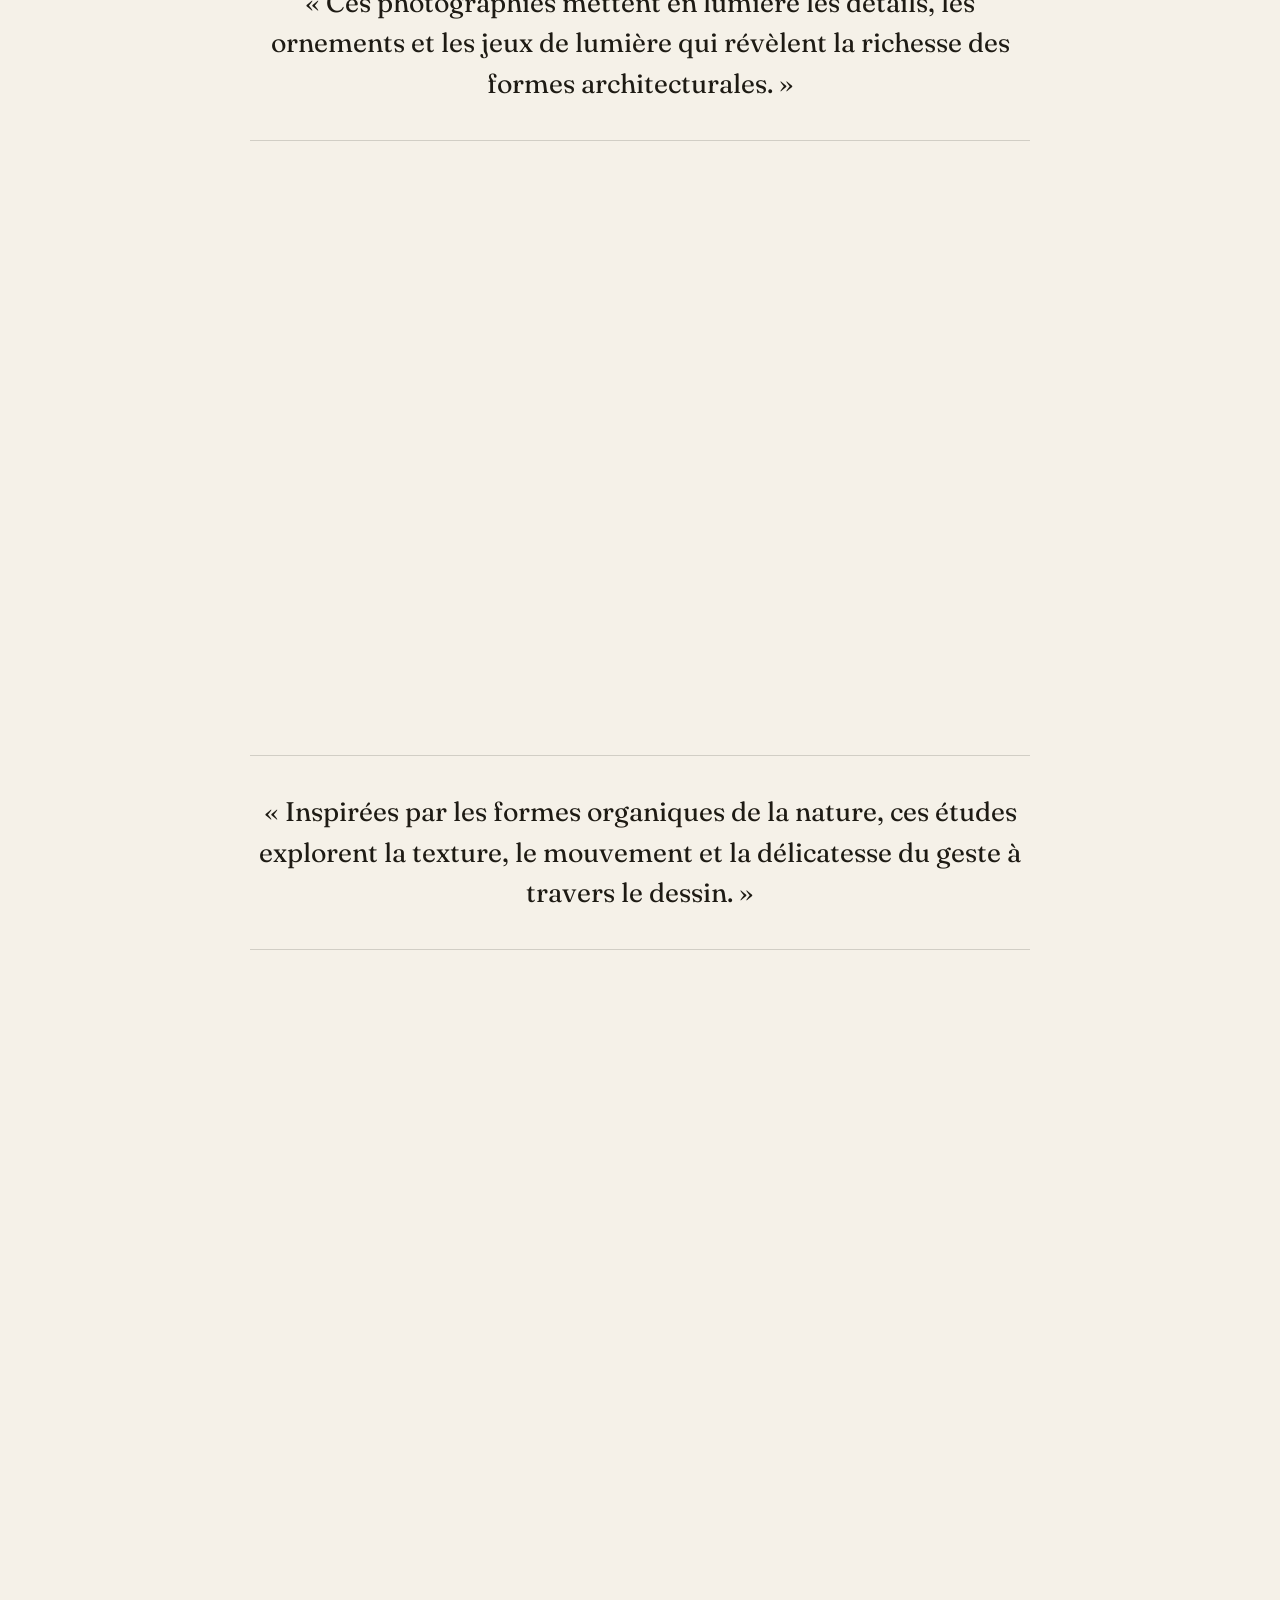
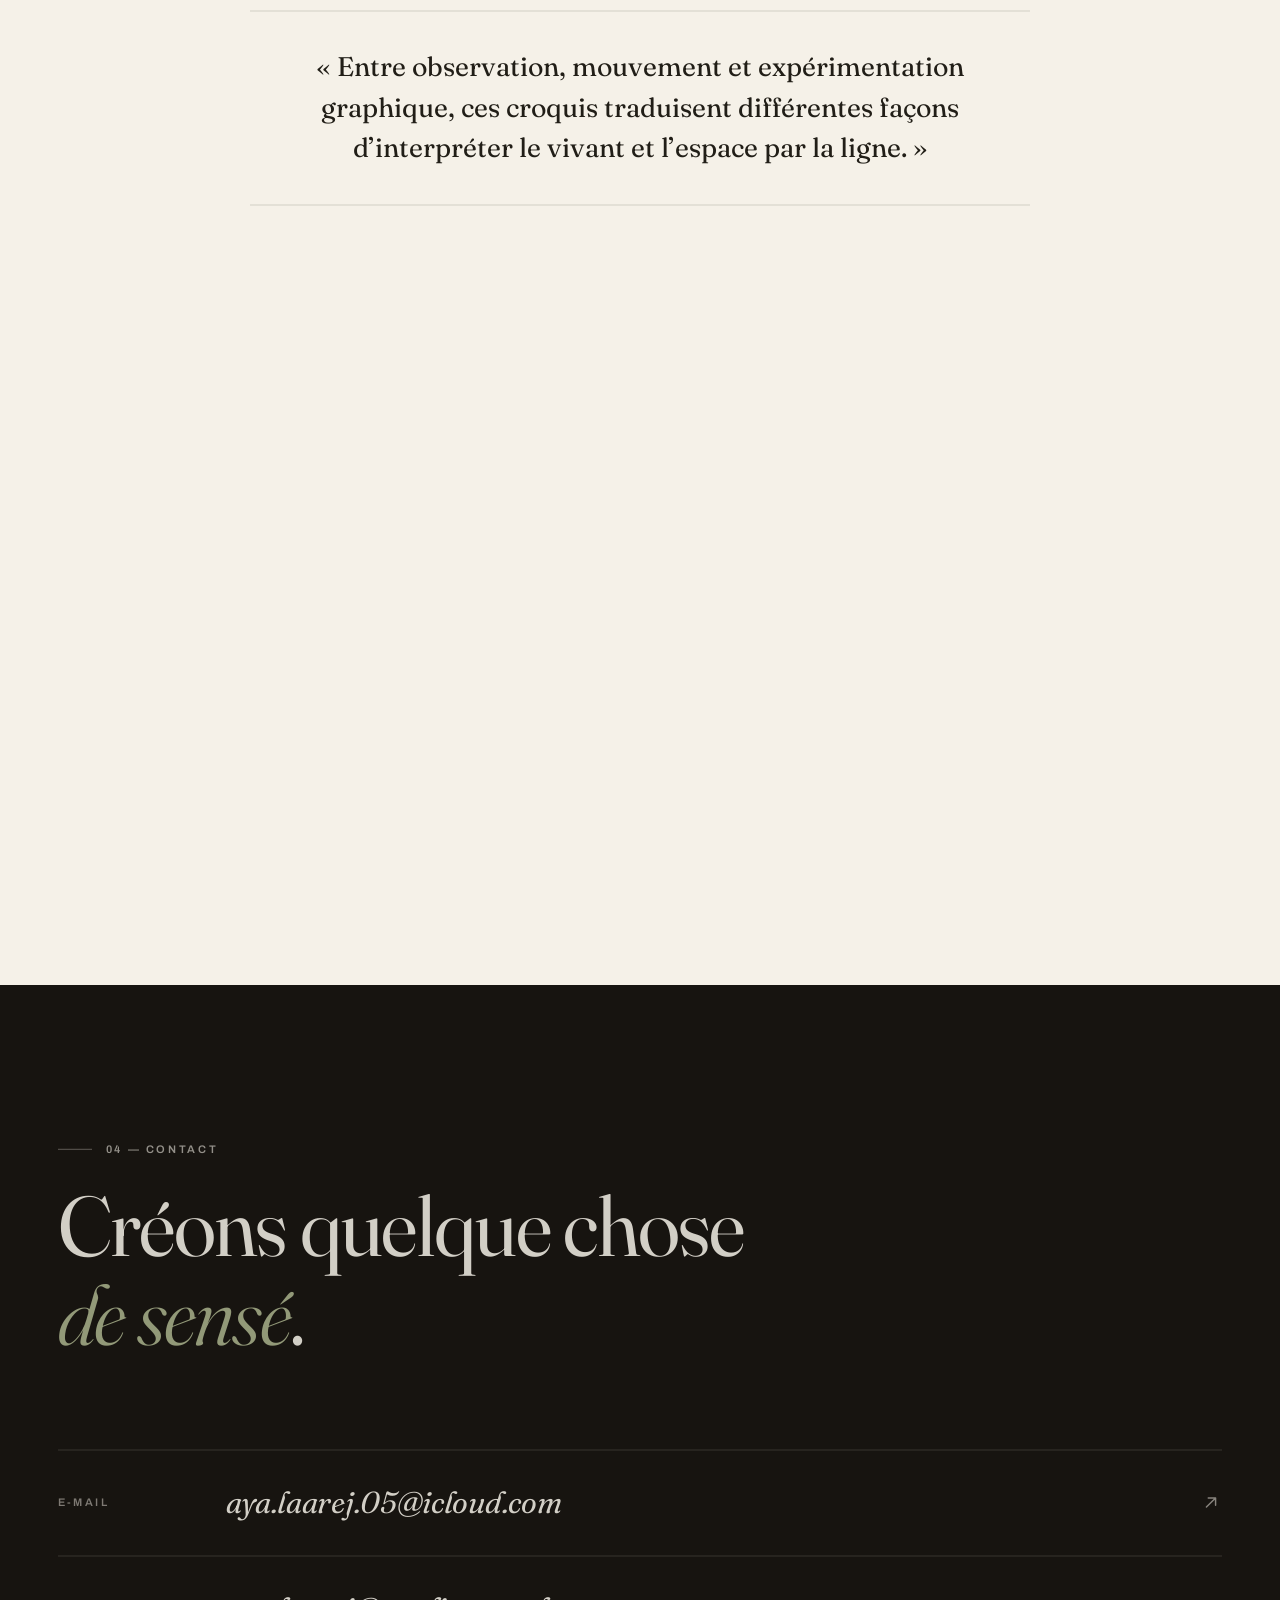
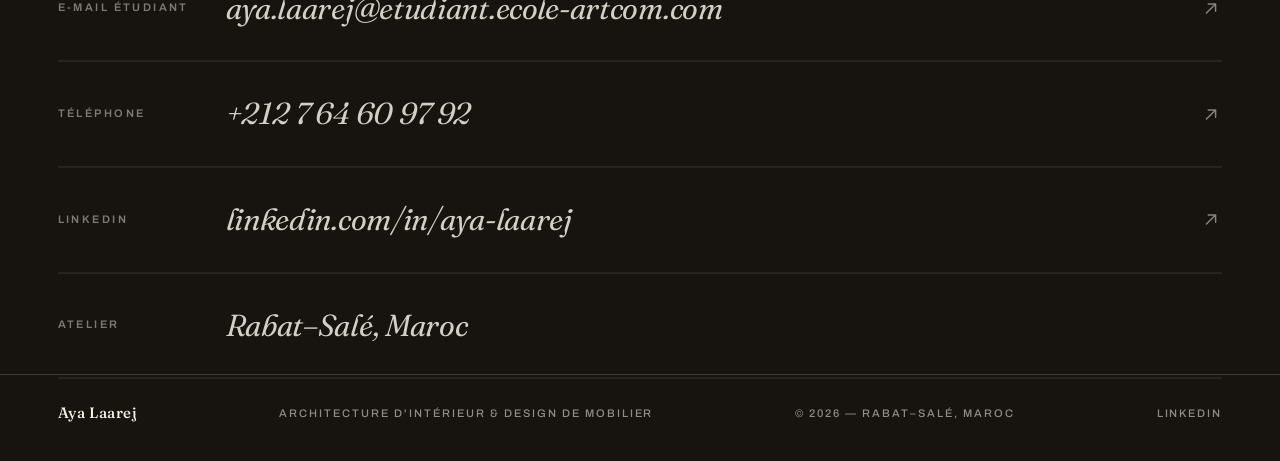
<file: journal.html>
<!doctype html>
<html lang="fr">
<head>
<meta charset="utf-8">
<meta name="viewport" content="width=device-width, initial-scale=1, viewport-fit=cover">
<title>Journal — Photographies &amp; croquis | Aya Laarej</title>
<meta name="description" content="Journal visuel d’Aya Laarej — photographies d’architecture et croquis à la main, depuis Rabat, Salé et en voyage.">
<meta name="robots" content="index,follow">
<meta property="og:type" content="website">
<meta property="og:site_name" content="Aya Laarej — Architecture d'intérieur & Design de mobilier">
<meta property="og:title" content="Journal — Photographies &amp; croquis | Aya Laarej">
<meta property="og:description" content="Journal visuel d’Aya Laarej — photographies d’architecture et croquis à la main, depuis Rabat, Salé et en voyage.">
<link rel="icon" href="favicon.svg" type="image/svg+xml">
<link rel="preconnect" href="https://fonts.googleapis.com">
<link rel="preconnect" href="https://fonts.gstatic.com" crossorigin>
<link href="https://fonts.googleapis.com/css2?family=Archivo:wght@400;500;600;700&family=Fraunces:ital,opsz,wght@0,9..144,300..600;1,9..144,300..600&display=swap" rel="stylesheet">
<link rel="stylesheet" href="css/base.css">
<link rel="stylesheet" href="css/nav.css">
<link rel="stylesheet" href="css/home.css">
<link rel="stylesheet" href="css/pages.css">
<link rel="stylesheet" href="css/project.css">
<script>document.documentElement.classList.add('js');</script>
<script src="vendor/gsap.min.js" defer></script>
<script src="vendor/ScrollTrigger.min.js" defer></script>
<script src="vendor/lenis.min.js" defer></script>
<script src="js/core.js" defer></script>
<script src="js/interactions.js" defer></script>
</head>
<body>
<div class="preloader" aria-hidden="true">
  <div class="pl-inner">
    <div class="pl-name"><span>A</span><span>Y</span><span>A</span><span>&nbsp;</span><span>L</span><span>A</span><span>A</span><span>R</span><span>E</span><span>J</span></div>
    <div class="pl-sub">Architecture d'intérieur &amp; design de mobilier</div>
  </div>
  <div class="pl-count">000</div>
</div>
<div class="page-wipe" aria-hidden="true"></div>
<div class="cursor" aria-hidden="true"><div class="cursor-dot"></div><div class="cursor-ring"><span class="cursor-label">View</span></div></div>

<header class="nav" id="nav">
  <div class="nav-inner">
    <a class="nav-brand" href="index.html" data-pt>AYA LAAREJ<sup>&reg;</sup></a>
    <nav class="nav-links" aria-label="Primary">
      <a href="index.html#projets" data-pt>Projets</a>
      <a href="a-propos.html" data-pt>À propos</a>
      <a href="journal.html" data-pt class="active">Journal</a>
      <a href="index.html#contact" data-pt>Contact</a>
    </nav>
    <div class="nav-right">
      <span class="nav-loc">Rabat–Salé, Maroc</span>
      <button class="burger" id="burger" aria-label="Open menu" aria-expanded="false"><span></span><span></span></button>
    </div>
  </div>
</header>

<div class="menu-overlay" id="menuOverlay">
  <nav class="menu-links" aria-label="Menu">
    <a class="menu-link" href="index.html" data-pt><span class="menu-idx">01</span><span class="menu-txt">Accueil</span></a>
    <a class="menu-link" href="index.html#projets" data-pt><span class="menu-idx">02</span><span class="menu-txt">Projets</span></a>
    <a class="menu-link" href="a-propos.html" data-pt><span class="menu-idx">03</span><span class="menu-txt">À propos</span></a>
    <a class="menu-link" href="journal.html" data-pt><span class="menu-idx">04</span><span class="menu-txt">Journal</span></a>
    <a class="menu-link" href="index.html#contact" data-pt><span class="menu-idx">05</span><span class="menu-txt">Contact</span></a>
  </nav>
  <div class="menu-foot">
    <a href="mailto:aya.laarej.05@icloud.com">aya.laarej.05@icloud.com</a>
    <a href="https://www.linkedin.com/in/aya-laarej" target="_blank" rel="noopener">LinkedIn</a>
    <span>Rabat–Salé, Maroc</span>
  </div>
</div>

<main id="main">

<section class="page-hero container">
  <p class="sec-label rv">02 — Journal visuel</p>
  <h1 class="page-title">
    <span class="hline"><span class="hline-in">Photographies</span></span>
    <span class="hline"><span class="hline-in">&amp; <em>croquis</em></span></span>
  </h1>
  <p class="page-lead rv">Un journal visuel au-delà des projets clients — photographies d’architecture et études dessinées à la main, récoltées à Rabat, Salé et en voyage. Cliquez sur une image pour la voir en plein écran.</p>
</section>
<section class="section" style="padding-top:0"><div class="container">
  <div class="sec-head rv">
    <p class="sec-label">Index — 12 œuvres</p>
    <div class="filters" data-filter-group=".masonry" role="group" aria-label="Filter journal">
      <button class="filter active" data-filter="all">Tous</button>
      <button class="filter" data-filter="photo">Photographies</button>
      <button class="filter" data-filter="sketch">Croquis</button>
    </div>
  </div>
  <div class="masonry">
    <blockquote class="m-quote rv" data-type="photo">«&nbsp;À travers ces scènes urbaines, j’explore la relation entre architecture, couleur et quotidien, en capturant les détails et les atmosphères qui donnent vie aux espaces.&nbsp;»</blockquote>
    <figure class="m-item rv rv-img" data-type="photo">
      <button class="lb-item bimg" style="--ar:840/1120" data-full="assets/gallery/photo-01.jpg" data-cap="Scène urbaine — rue et clocher" data-cursor="view" aria-label="Enlarge: Scène urbaine — rue et clocher">
        <img src="assets/gallery/photo-01-sm.jpg" alt="Scène urbaine — rue et clocher" loading="eager">
      </button>
      <figcaption><b>01</b>Scène urbaine — rue et clocher</figcaption>
    </figure>
    <figure class="m-item rv rv-img" data-type="photo">
      <button class="lb-item bimg" style="--ar:1440/1080" data-full="assets/gallery/photo-02.jpg" data-cap="Mur jaune, trait et couleur" data-cursor="view" aria-label="Enlarge: Mur jaune, trait et couleur">
        <img src="assets/gallery/photo-02-sm.jpg" alt="Mur jaune, trait et couleur" loading="eager">
      </button>
      <figcaption><b>02</b>Mur jaune, trait et couleur</figcaption>
    </figure>
    <figure class="m-item rv rv-img" data-type="photo">
      <button class="lb-item bimg" style="--ar:1071/1120" data-full="assets/gallery/photo-03.jpg" data-cap="Ballons au-dessus de la vieille ville" data-cursor="view" aria-label="Enlarge: Ballons au-dessus de la vieille ville">
        <img src="assets/gallery/photo-03-sm.jpg" alt="Ballons au-dessus de la vieille ville" loading="eager">
      </button>
      <figcaption><b>03</b>Ballons au-dessus de la vieille ville</figcaption>
    </figure>
    <blockquote class="m-quote rv" data-type="photo">«&nbsp;Ces photographies mettent en lumière les détails, les ornements et les jeux de lumière qui révèlent la richesse des formes architecturales.&nbsp;»</blockquote>
    <figure class="m-item rv rv-img" data-type="photo">
      <button class="lb-item bimg" style="--ar:1440/1080" data-full="assets/gallery/photo-04.jpg" data-cap="Sagrada Família — flèches" data-cursor="view" aria-label="Enlarge: Sagrada Família — flèches">
        <img src="assets/gallery/photo-04-sm.jpg" alt="Sagrada Família — flèches" loading="eager">
      </button>
      <figcaption><b>04</b>Sagrada Família — flèches</figcaption>
    </figure>
    <figure class="m-item rv rv-img" data-type="photo">
      <button class="lb-item bimg" style="--ar:840/1120" data-full="assets/gallery/photo-05.jpg" data-cap="Arche de pierre" data-cursor="view" aria-label="Enlarge: Arche de pierre">
        <img src="assets/gallery/photo-05-sm.jpg" alt="Arche de pierre" loading="eager">
      </button>
      <figcaption><b>05</b>Arche de pierre</figcaption>
    </figure>
    <figure class="m-item rv rv-img" data-type="photo">
      <button class="lb-item bimg" style="--ar:1440/1080" data-full="assets/gallery/photo-06.jpg" data-cap="Flèche et étoile" data-cursor="view" aria-label="Enlarge: Flèche et étoile">
        <img src="assets/gallery/photo-06-sm.jpg" alt="Flèche et étoile" loading="eager">
      </button>
      <figcaption><b>06</b>Flèche et étoile</figcaption>
    </figure>
    <blockquote class="m-quote rv" data-type="sketch">«&nbsp;Inspirées par les formes organiques de la nature, ces études explorent la texture, le mouvement et la délicatesse du geste à travers le dessin.&nbsp;»</blockquote>
    <figure class="m-item rv rv-img" data-type="sketch">
      <button class="lb-item bimg" style="--ar:562/756" data-full="assets/gallery/sketch-01.jpg" data-cap="Étude — fleurs et feuillage" data-cursor="view" aria-label="Enlarge: Étude — fleurs et feuillage">
        <img src="assets/gallery/sketch-01-sm.jpg" alt="Étude — fleurs et feuillage" loading="eager">
      </button>
      <figcaption><b>07</b>Étude — fleurs et feuillage</figcaption>
    </figure>
    <figure class="m-item rv rv-img" data-type="sketch">
      <button class="lb-item bimg" style="--ar:423/458" data-full="assets/gallery/sketch-02.jpg" data-cap="Étude — arbre et branches" data-cursor="view" aria-label="Enlarge: Étude — arbre et branches">
        <img src="assets/gallery/sketch-02-sm.jpg" alt="Étude — arbre et branches" loading="eager">
      </button>
      <figcaption><b>08</b>Étude — arbre et branches</figcaption>
    </figure>
    <figure class="m-item rv rv-img" data-type="sketch">
      <button class="lb-item bimg" style="--ar:529/770" data-full="assets/gallery/sketch-03.jpg" data-cap="Étude — fleurs" data-cursor="view" aria-label="Enlarge: Étude — fleurs">
        <img src="assets/gallery/sketch-03-sm.jpg" alt="Étude — fleurs" loading="eager">
      </button>
      <figcaption><b>09</b>Étude — fleurs</figcaption>
    </figure>
    <blockquote class="m-quote rv" data-type="sketch">«&nbsp;Entre observation, mouvement et expérimentation graphique, ces croquis traduisent différentes façons d’interpréter le vivant et l’espace par la ligne.&nbsp;»</blockquote>
    <figure class="m-item rv rv-img" data-type="sketch">
      <button class="lb-item bimg" style="--ar:517/784" data-full="assets/gallery/sketch-04.jpg" data-cap="Étude — oiseaux en vol" data-cursor="view" aria-label="Enlarge: Étude — oiseaux en vol">
        <img src="assets/gallery/sketch-04-sm.jpg" alt="Étude — oiseaux en vol" loading="eager">
      </button>
      <figcaption><b>10</b>Étude — oiseaux en vol</figcaption>
    </figure>
    <figure class="m-item rv rv-img" data-type="sketch">
      <button class="lb-item bimg" style="--ar:542/637" data-full="assets/gallery/sketch-05.jpg" data-cap="Croquis — rue" data-cursor="view" aria-label="Enlarge: Croquis — rue">
        <img src="assets/gallery/sketch-05-sm.jpg" alt="Croquis — rue" loading="eager">
      </button>
      <figcaption><b>11</b>Croquis — rue</figcaption>
    </figure>
    <figure class="m-item rv rv-img" data-type="sketch">
      <button class="lb-item bimg" style="--ar:630/635" data-full="assets/gallery/sketch-06.jpg" data-cap="Croquis — paysage" data-cursor="view" aria-label="Enlarge: Croquis — paysage">
        <img src="assets/gallery/sketch-06-sm.jpg" alt="Croquis — paysage" loading="eager">
      </button>
      <figcaption><b>12</b>Croquis — paysage</figcaption>
    </figure>
  </div>
</div></section>

<section class="contact" id="contact">
  <div class="container">
    <p class="sec-label rv">04 — Contact</p>
    <h2 class="contact-title rv">Créons quelque chose <em>de sensé</em>.</h2>
    <div class="contact-rows rv">
      <a class="contact-row" href="mailto:aya.laarej.05@icloud.com">
        <span class="c-label">E-mail</span><span class="c-val">aya.laarej.05@icloud.com</span><span class="c-arrow"><svg viewBox="0 0 24 24" fill="none" stroke="currentColor" stroke-width="1.6" stroke-linecap="round" stroke-linejoin="round" aria-hidden="true"><path d="M7 17L17 7M9 7h8v8"/></svg></span>
      </a>
      <a class="contact-row" href="mailto:aya.laarej@etudiant.ecole-artcom.com">
        <span class="c-label">E-mail étudiant</span><span class="c-val">aya.laarej@etudiant.ecole-artcom.com</span><span class="c-arrow"><svg viewBox="0 0 24 24" fill="none" stroke="currentColor" stroke-width="1.6" stroke-linecap="round" stroke-linejoin="round" aria-hidden="true"><path d="M7 17L17 7M9 7h8v8"/></svg></span>
      </a>
      <a class="contact-row" href="tel:+212764609792">
        <span class="c-label">Téléphone</span><span class="c-val">+212 7 64 60 97 92</span><span class="c-arrow"><svg viewBox="0 0 24 24" fill="none" stroke="currentColor" stroke-width="1.6" stroke-linecap="round" stroke-linejoin="round" aria-hidden="true"><path d="M7 17L17 7M9 7h8v8"/></svg></span>
      </a>
      <a class="contact-row" href="https://www.linkedin.com/in/aya-laarej" target="_blank" rel="noopener">
        <span class="c-label">LinkedIn</span><span class="c-val">linkedin.com/in/aya-laarej</span><span class="c-arrow"><svg viewBox="0 0 24 24" fill="none" stroke="currentColor" stroke-width="1.6" stroke-linecap="round" stroke-linejoin="round" aria-hidden="true"><path d="M7 17L17 7M9 7h8v8"/></svg></span>
      </a>
      <div class="contact-row">
        <span class="c-label">Atelier</span><span class="c-val">Rabat–Salé, Maroc</span><span class="c-arrow"></span>
      </div>
    </div>
  </div>
</section>

</main>

<footer class="site-footer">
  <div class="footer-inner">
    <span class="f-brand">Aya Laarej</span>
    <span>Architecture d'intérieur &amp; design de mobilier</span>
    <span>© 2026 — Rabat–Salé, Maroc</span>
    <a href="https://www.linkedin.com/in/aya-laarej" target="_blank" rel="noopener">LinkedIn</a>
  </div>
</footer>

<button class="to-top" id="toTop" aria-label="Back to top"><svg viewBox="0 0 24 24" fill="none" stroke="currentColor" stroke-width="1.6" stroke-linecap="round" stroke-linejoin="round" aria-hidden="true"><path d="M12 19V5M5 12l7-7 7 7"/></svg></button>

<div class="lightbox" id="lightbox" role="dialog" aria-modal="true" aria-label="Image viewer">
  <button class="lb-btn lb-close" aria-label="Close"><svg viewBox="0 0 24 24" fill="none" stroke="currentColor" stroke-width="1.6" stroke-linecap="round" aria-hidden="true"><path d="M6 6l12 12M18 6L6 18"/></svg></button>
  <button class="lb-btn lb-prev" aria-label="Previous image"><svg viewBox="0 0 24 24" fill="none" stroke="currentColor" stroke-width="1.6" stroke-linecap="round" stroke-linejoin="round" aria-hidden="true"><path d="M19 12H5M12 19l-7-7 7-7"/></svg></button>
  <figure class="lb-stage"><img id="lbImg" alt=""><figcaption class="lb-cap" id="lbCap"></figcaption>
    <div class="lb-planbar" id="lbPlanBar"><button type="button" data-lb-zoom="out" aria-label="Réduire">−</button><span>Zoom</span><button type="button" data-lb-zoom="in" aria-label="Agrandir">+</button><button type="button" data-lb-zoom="fit">Ajuster</button></div>
  </figure>
  <button class="lb-btn lb-next" aria-label="Next image"><svg viewBox="0 0 24 24" fill="none" stroke="currentColor" stroke-width="1.6" stroke-linecap="round" stroke-linejoin="round" aria-hidden="true"><path d="M5 12h14M12 5l7 7-7 7"/></svg></button>
  <div class="lb-count" id="lbCount"></div>
</div>
</body>
</html>
</file>
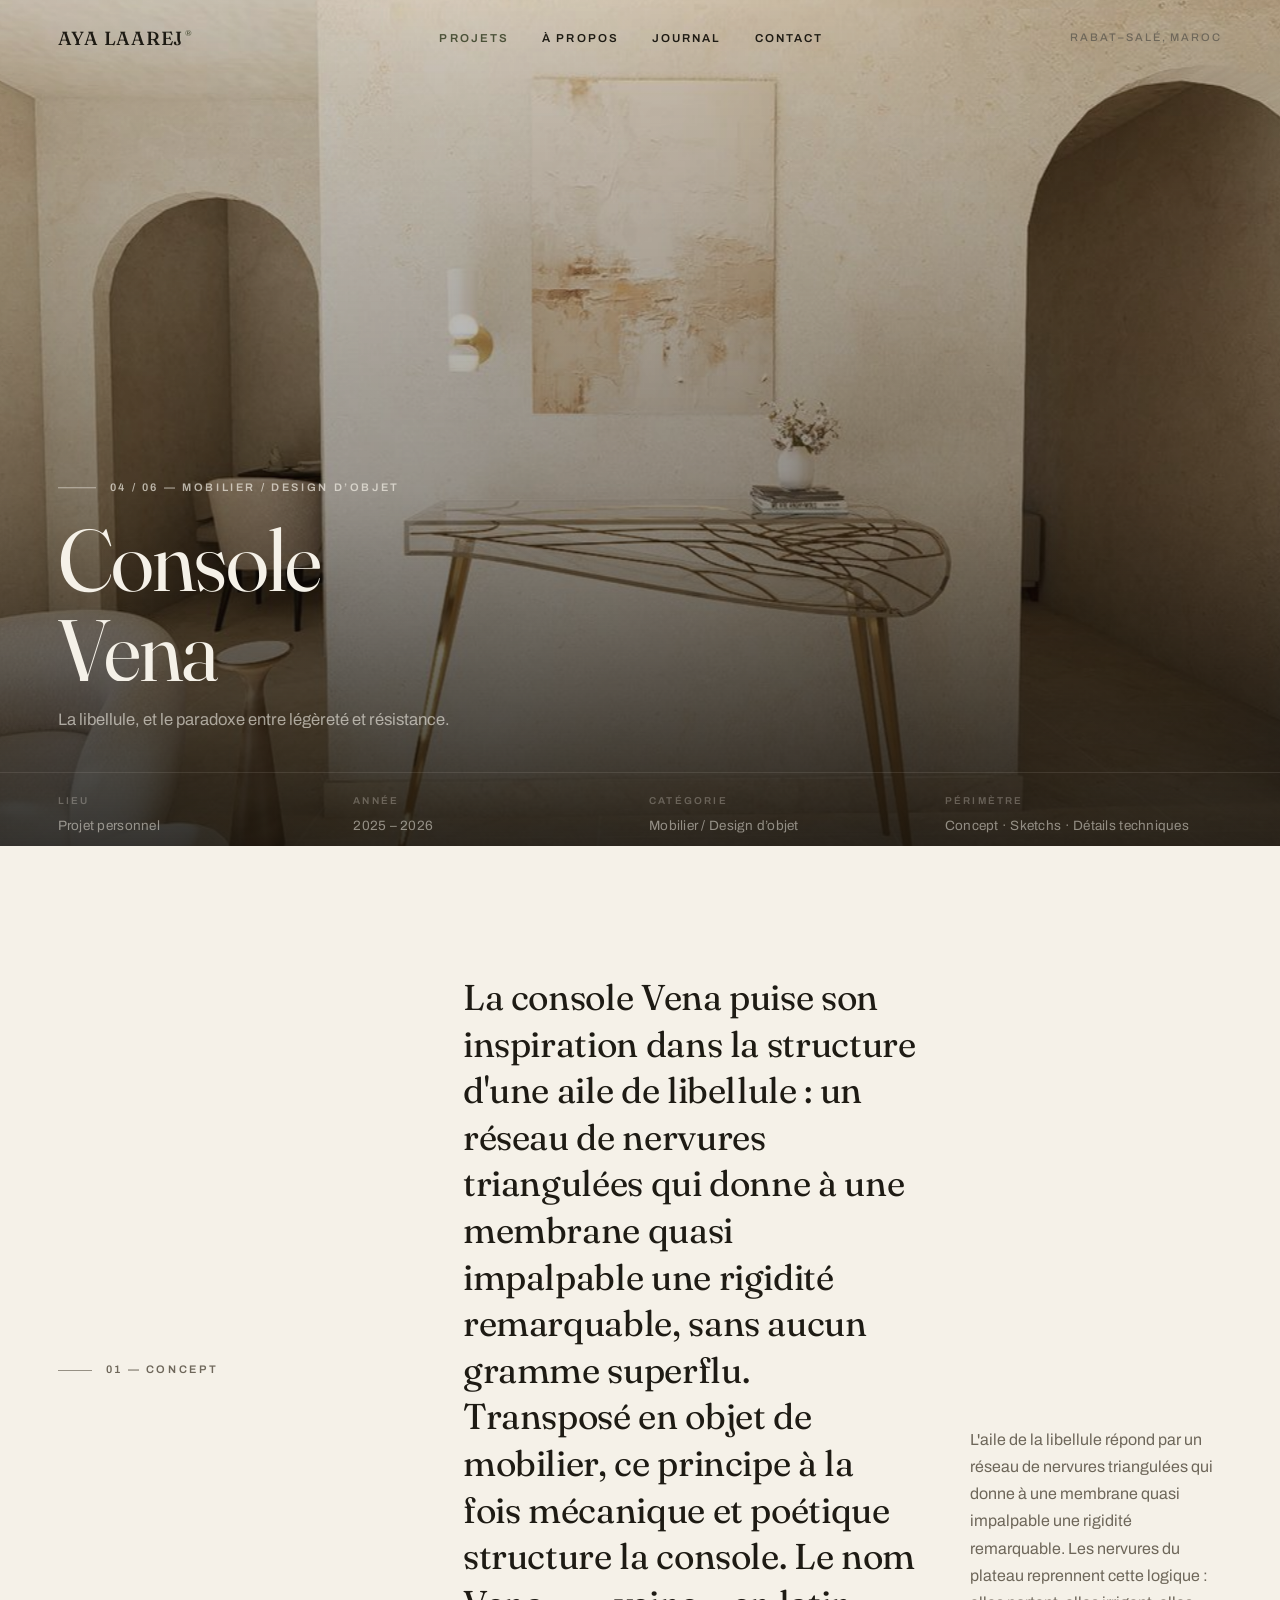
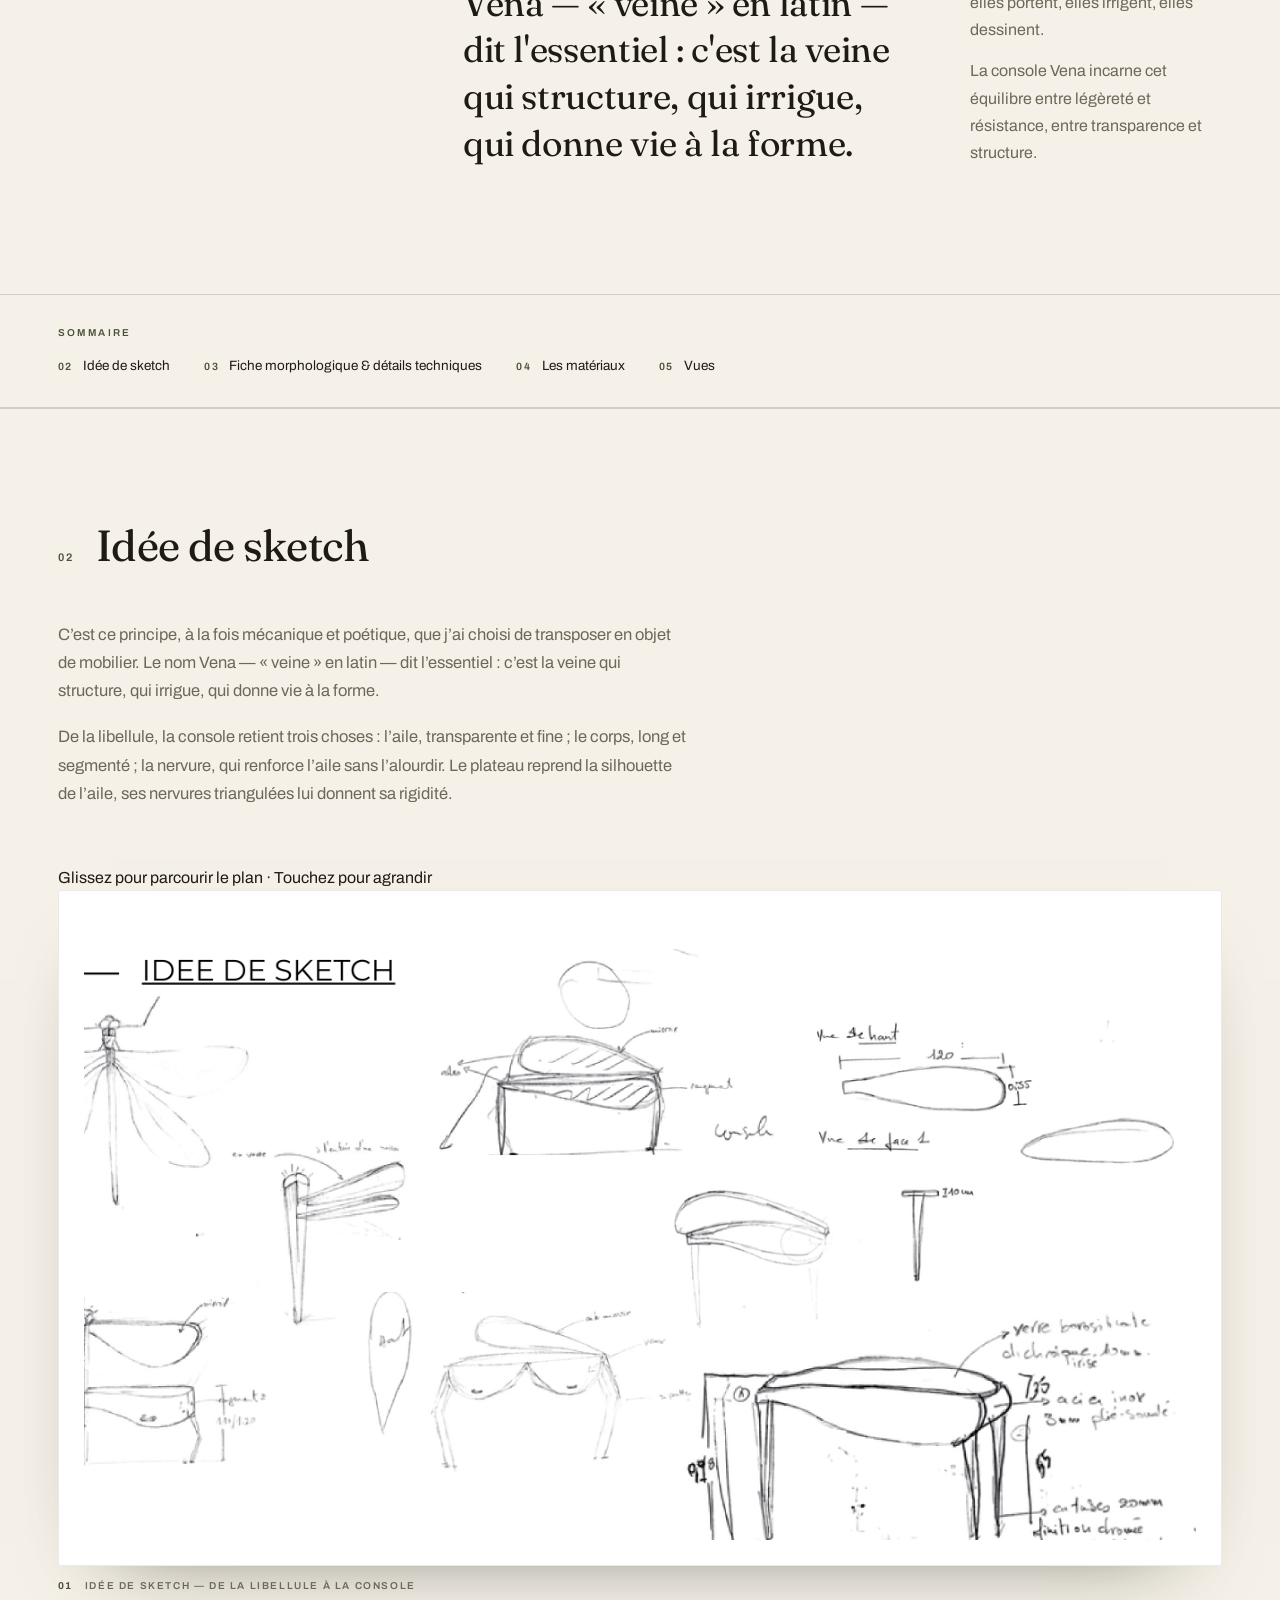
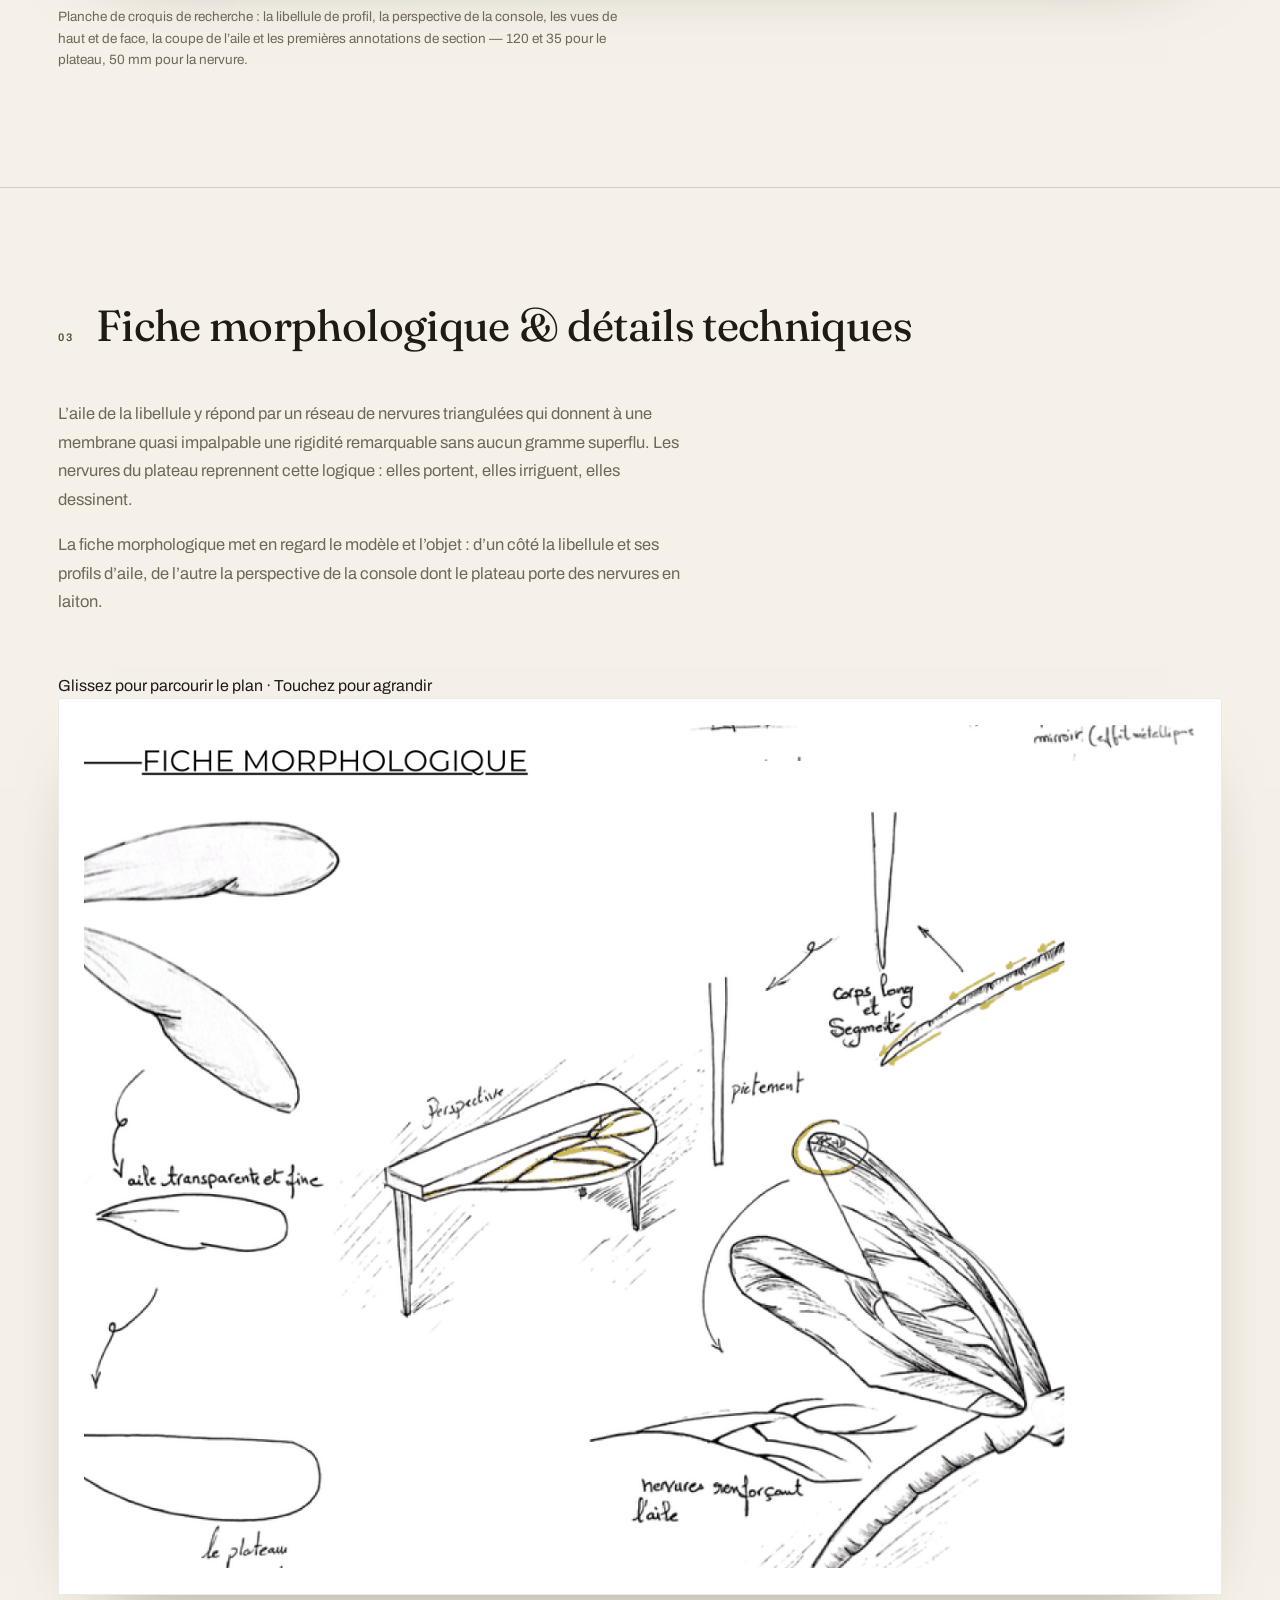
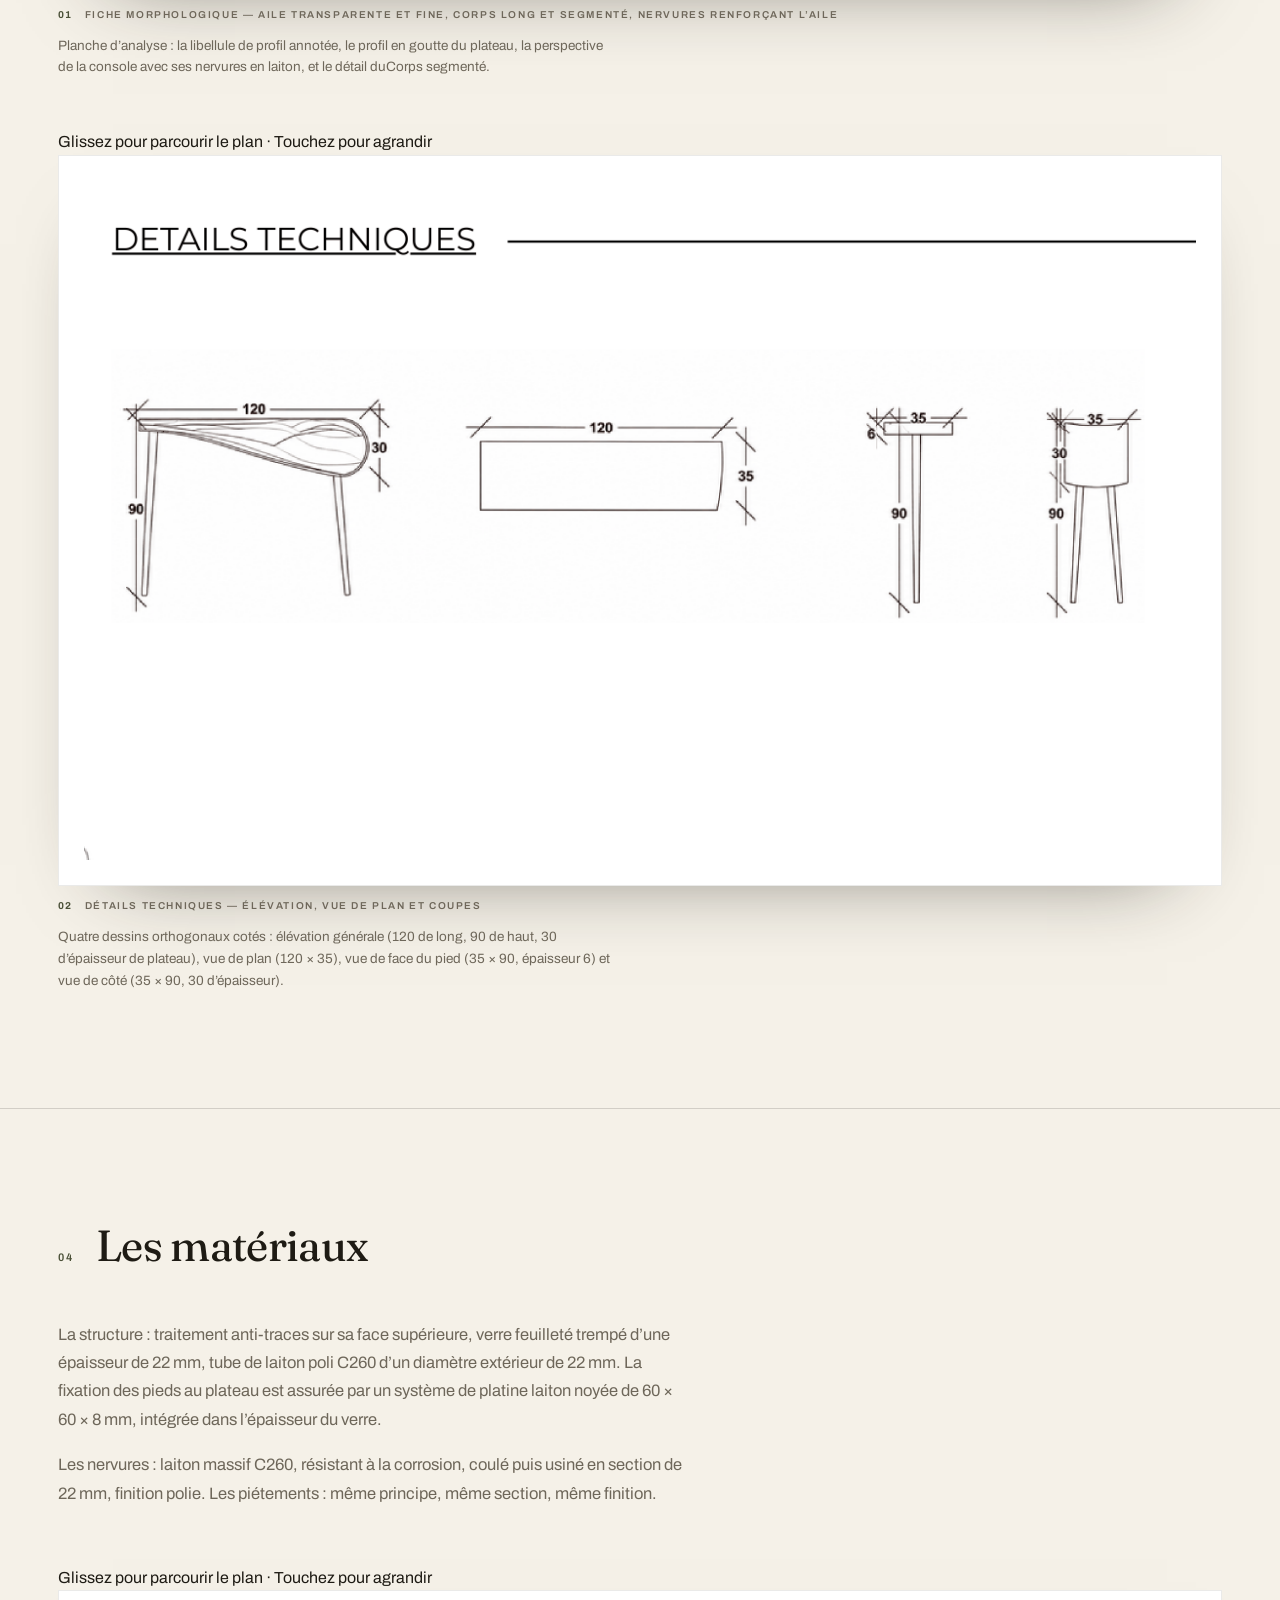
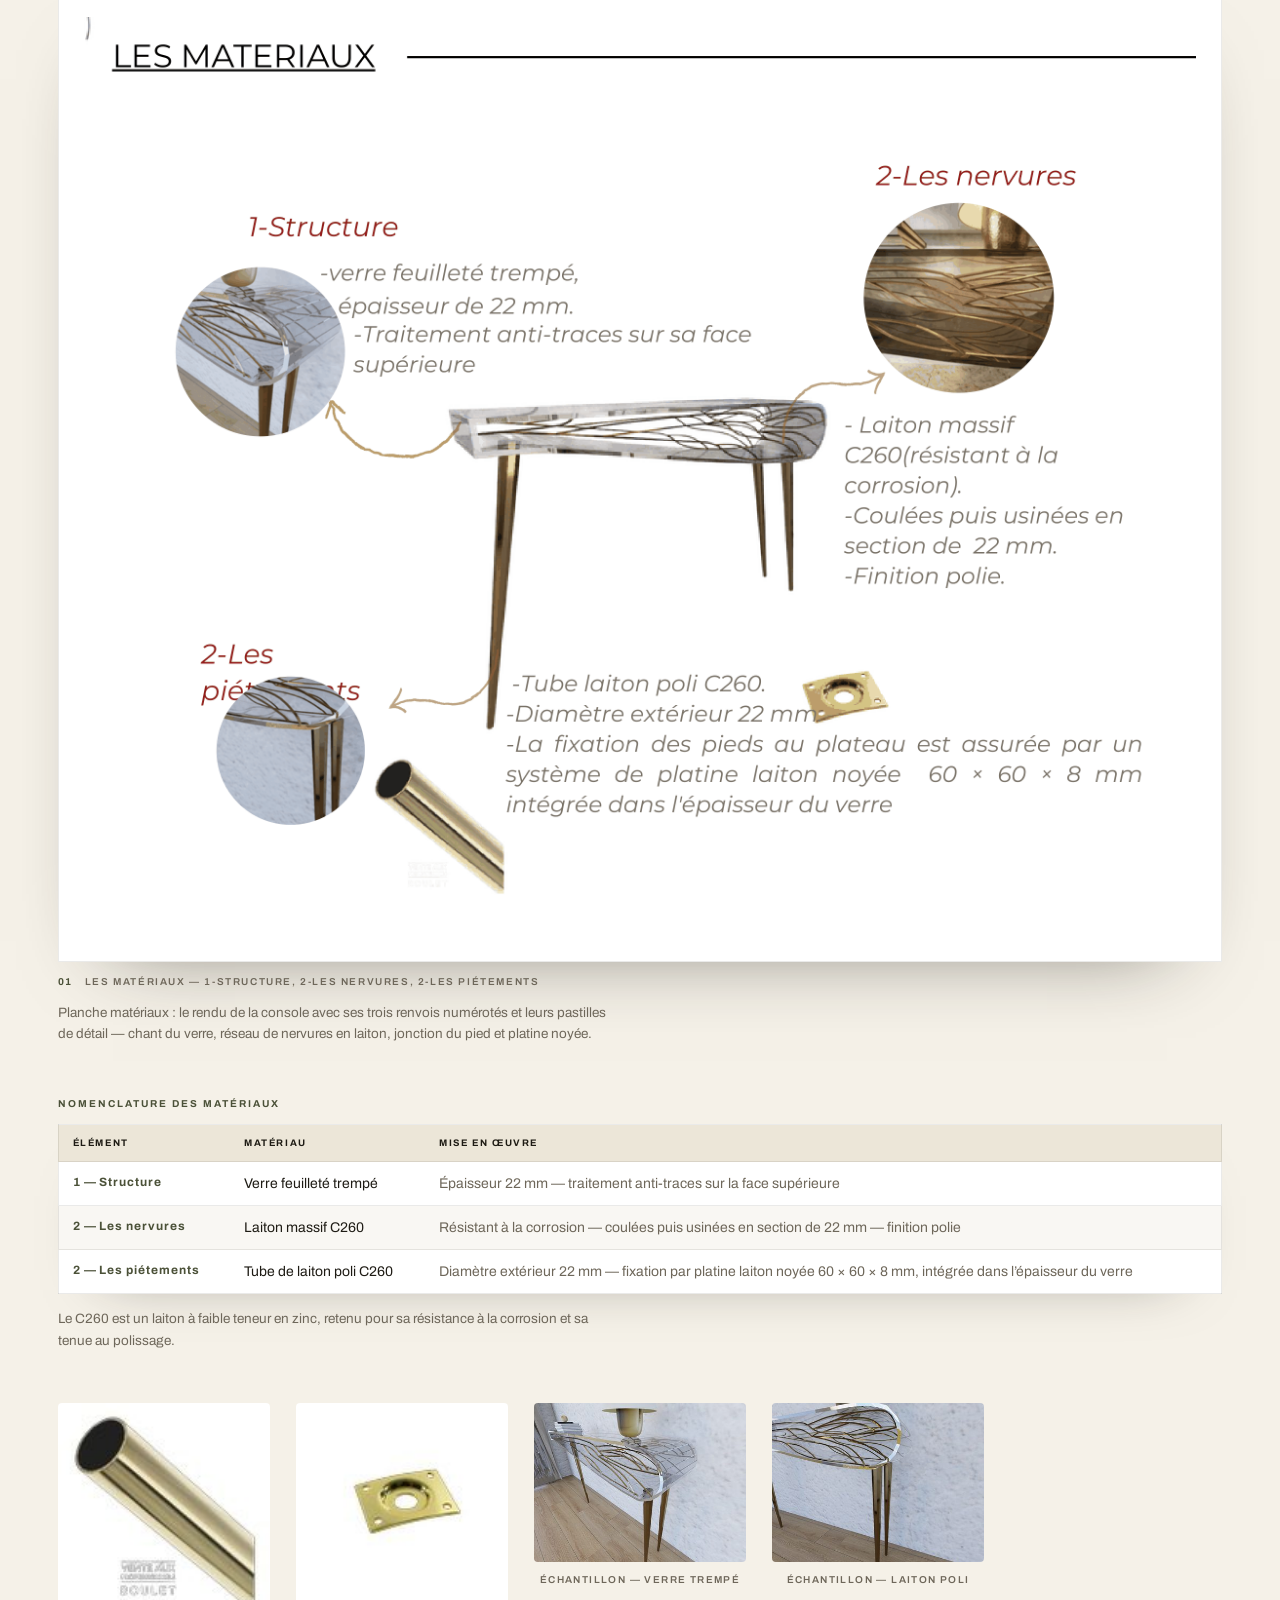
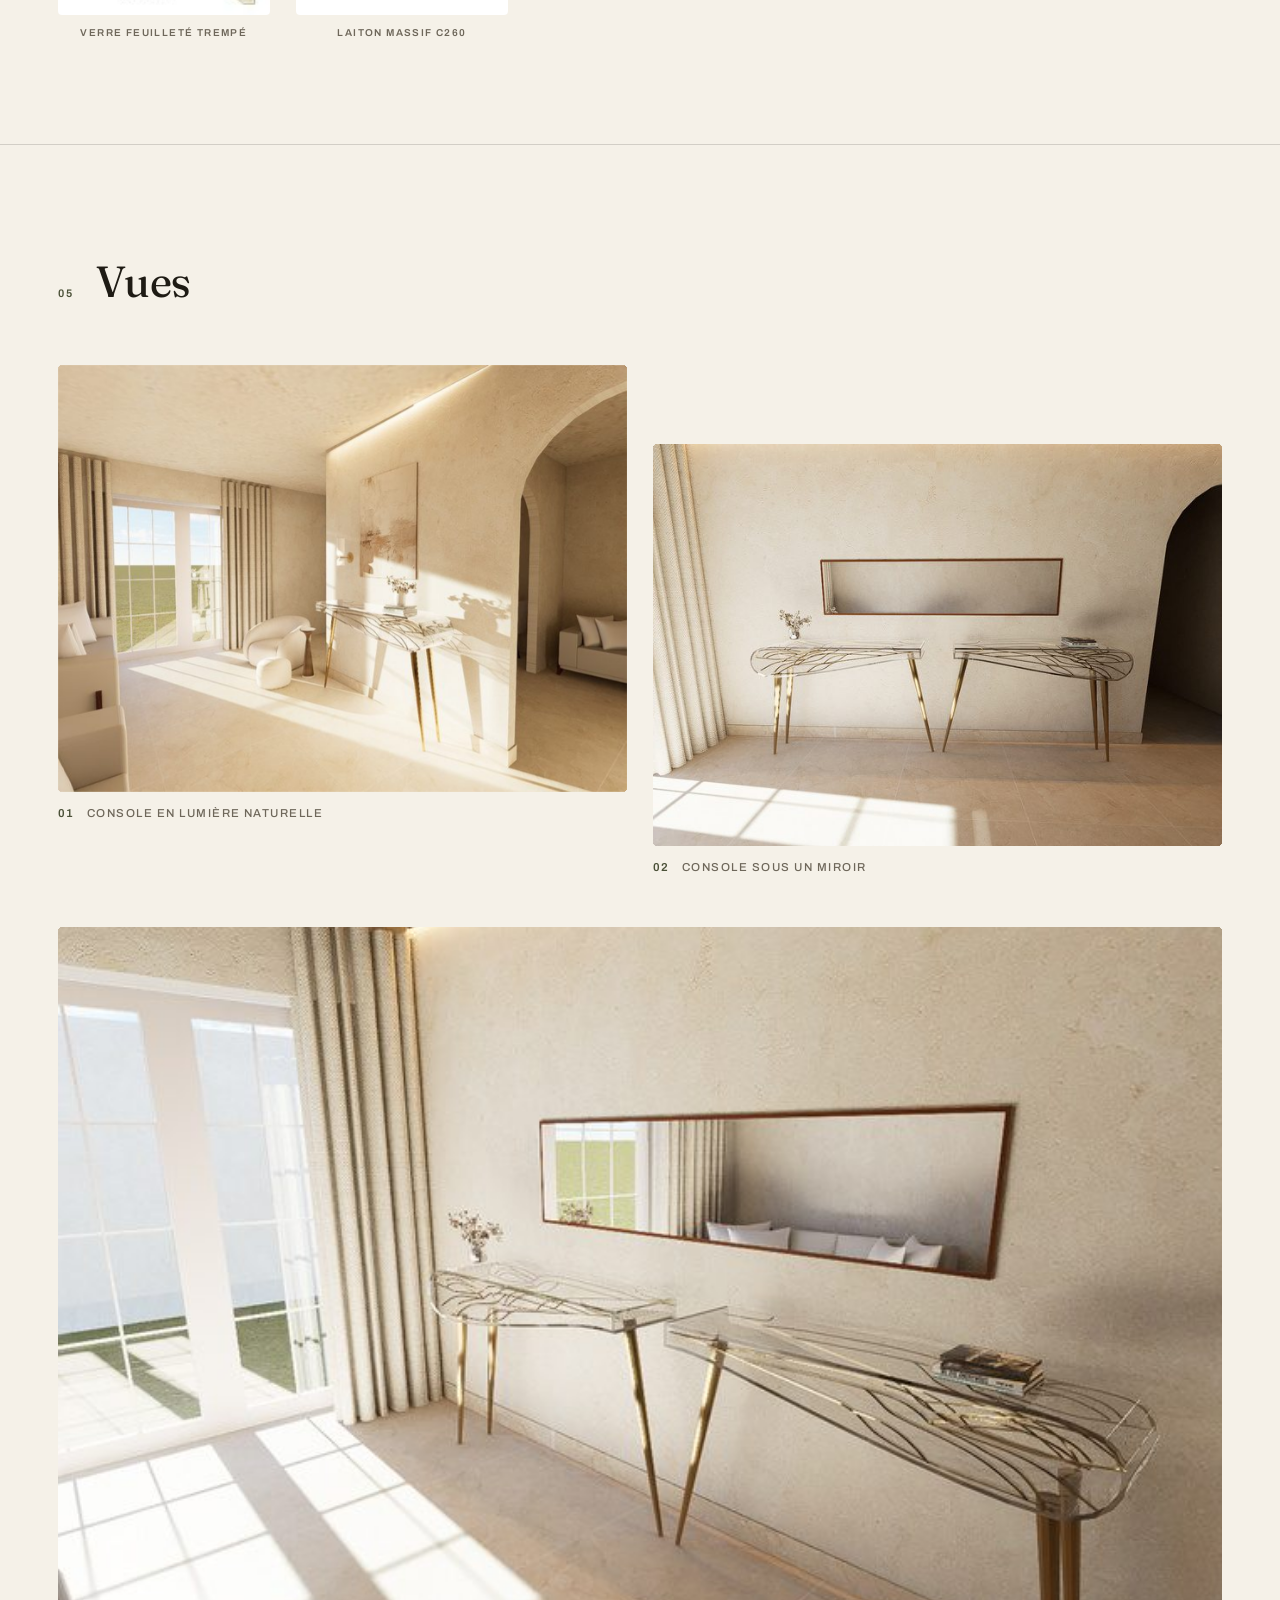
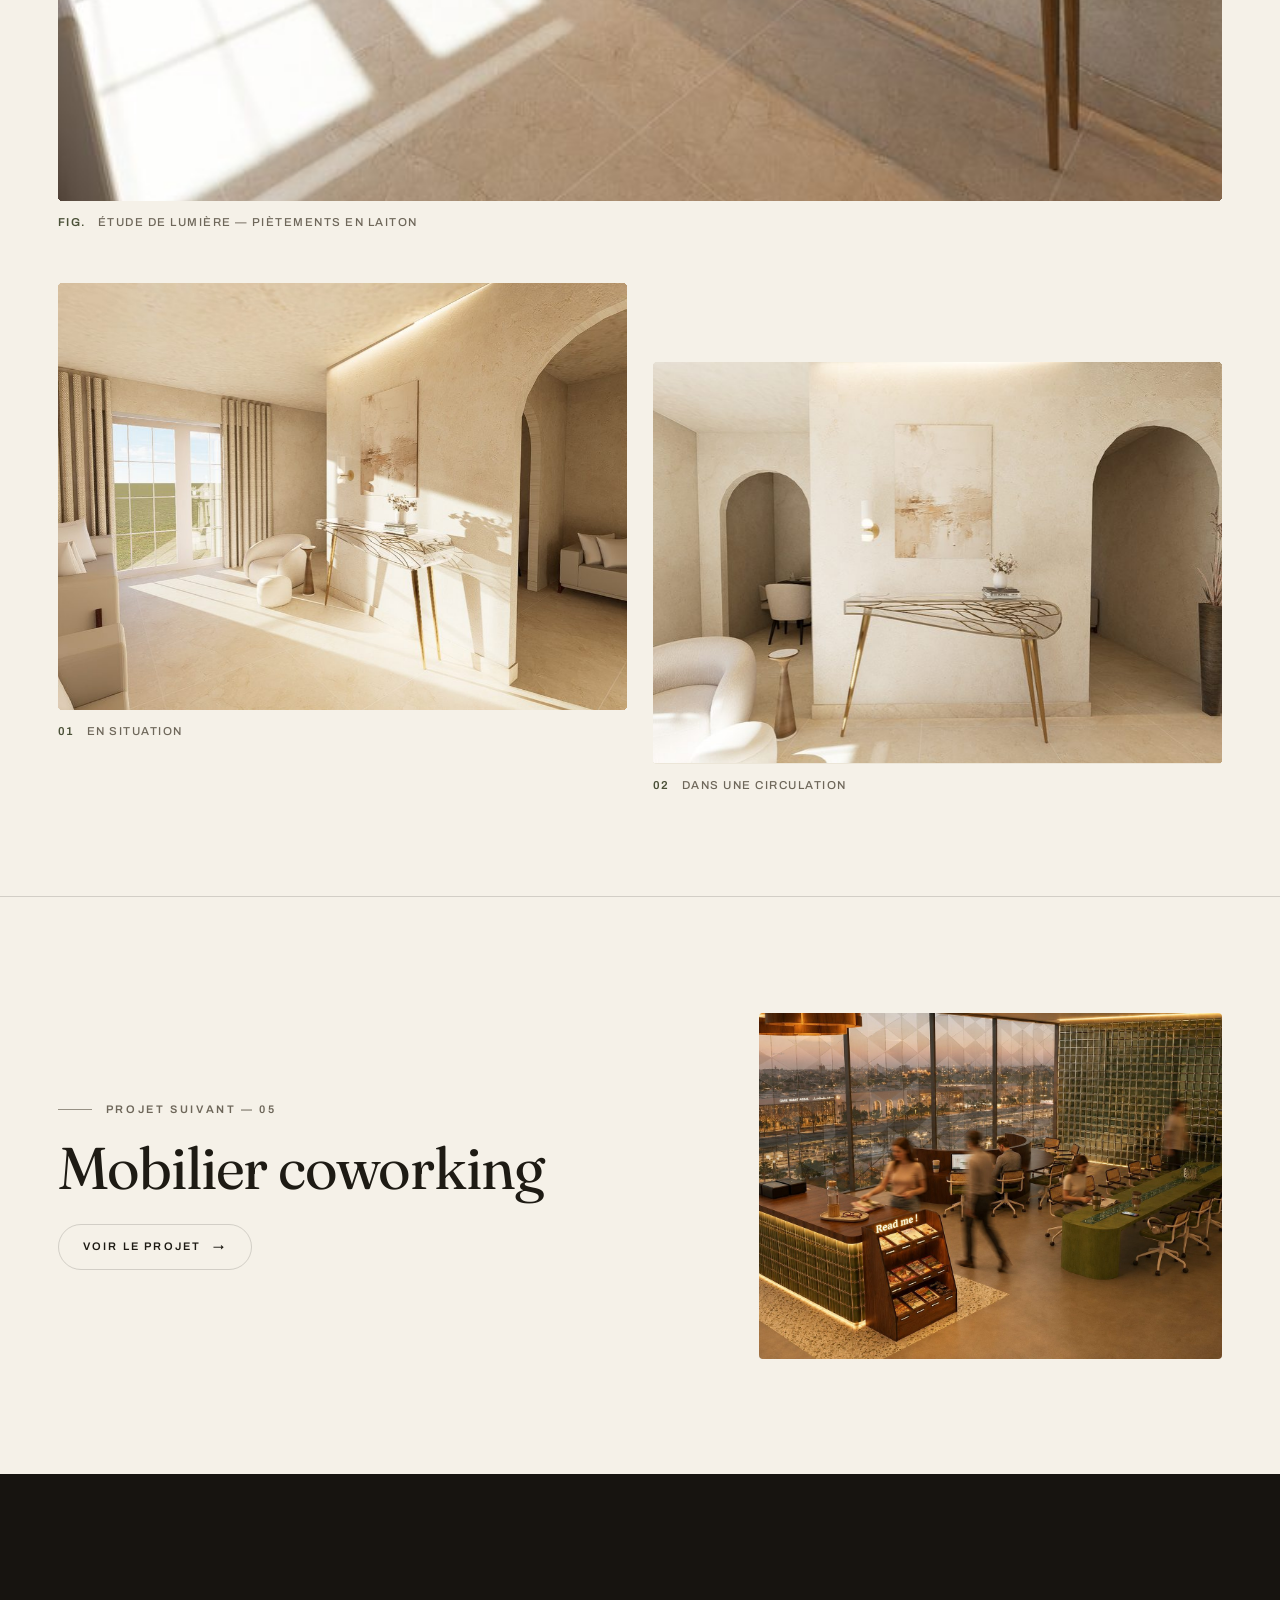
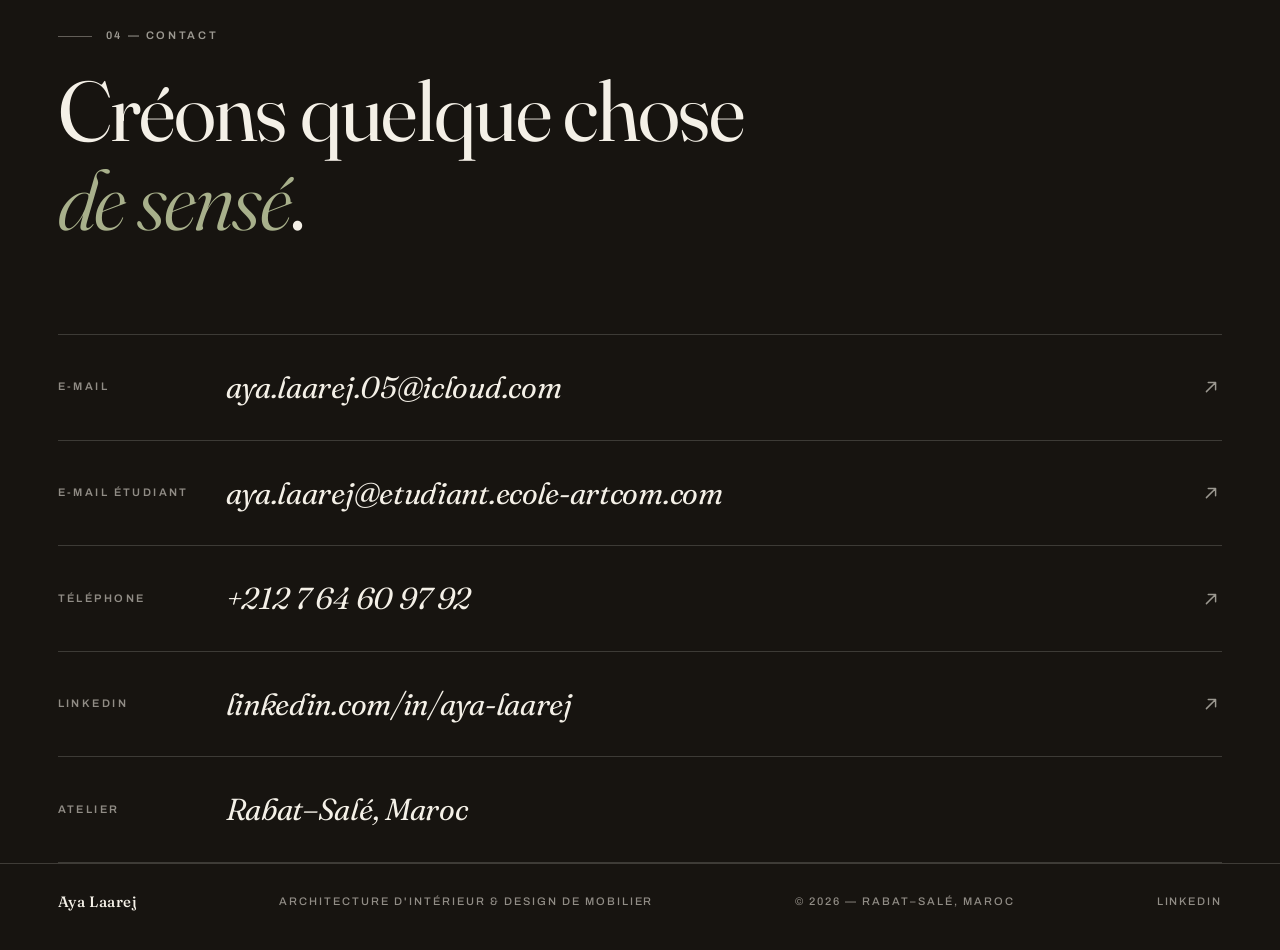
<file: projects/console-vena.html>
<!doctype html>
<html lang="fr">
<head>
<meta charset="utf-8">
<meta name="viewport" content="width=device-width, initial-scale=1, viewport-fit=cover">
<title>Console Vena — Aya Laarej | Architecture d&#x27;intérieur &amp; Design de mobilier</title>
<meta name="description" content="La libellule, et le paradoxe entre légèreté et résistance. — Projet personnel, 2025 – 2026.">
<meta name="robots" content="index,follow">
<meta property="og:type" content="website">
<meta property="og:site_name" content="Aya Laarej — Architecture d'intérieur & Design de mobilier">
<meta property="og:title" content="Console Vena — Aya Laarej | Architecture d&#x27;intérieur &amp; Design de mobilier">
<meta property="og:description" content="La libellule, et le paradoxe entre légèreté et résistance. — Projet personnel, 2025 – 2026.">
<link rel="icon" href="../favicon.svg" type="image/svg+xml">
<link rel="preconnect" href="https://fonts.googleapis.com">
<link rel="preconnect" href="https://fonts.gstatic.com" crossorigin>
<link href="https://fonts.googleapis.com/css2?family=Archivo:wght@400;500;600;700&family=Fraunces:ital,opsz,wght@0,9..144,300..600;1,9..144,300..600&display=swap" rel="stylesheet">
<link rel="stylesheet" href="../css/base.css">
<link rel="stylesheet" href="../css/nav.css">
<link rel="stylesheet" href="../css/home.css">
<link rel="stylesheet" href="../css/pages.css">
<link rel="stylesheet" href="../css/project.css">
<script>document.documentElement.classList.add('js');</script>
<script src="../vendor/gsap.min.js" defer></script>
<script src="../vendor/ScrollTrigger.min.js" defer></script>
<script src="../vendor/lenis.min.js" defer></script>
<script src="../js/core.js" defer></script>
<script src="../js/interactions.js" defer></script>
</head>
<body>
<div class="preloader" aria-hidden="true">
  <div class="pl-inner">
    <div class="pl-name"><span>A</span><span>Y</span><span>A</span><span>&nbsp;</span><span>L</span><span>A</span><span>A</span><span>R</span><span>E</span><span>J</span></div>
    <div class="pl-sub">Architecture d'intérieur &amp; design de mobilier</div>
  </div>
  <div class="pl-count">000</div>
</div>
<div class="page-wipe" aria-hidden="true"></div>
<div class="cursor" aria-hidden="true"><div class="cursor-dot"></div><div class="cursor-ring"><span class="cursor-label">View</span></div></div>

<header class="nav" id="nav">
  <div class="nav-inner">
    <a class="nav-brand" href="../index.html" data-pt>AYA LAAREJ<sup>&reg;</sup></a>
    <nav class="nav-links" aria-label="Primary">
      <a href="../index.html#projets" data-pt class="active">Projets</a>
      <a href="../a-propos.html" data-pt>À propos</a>
      <a href="../journal.html" data-pt>Journal</a>
      <a href="../index.html#contact" data-pt>Contact</a>
    </nav>
    <div class="nav-right">
      <span class="nav-loc">Rabat–Salé, Maroc</span>
      <button class="burger" id="burger" aria-label="Open menu" aria-expanded="false"><span></span><span></span></button>
    </div>
  </div>
</header>

<div class="menu-overlay" id="menuOverlay">
  <nav class="menu-links" aria-label="Menu">
    <a class="menu-link" href="../index.html" data-pt><span class="menu-idx">01</span><span class="menu-txt">Accueil</span></a>
    <a class="menu-link" href="../index.html#projets" data-pt><span class="menu-idx">02</span><span class="menu-txt">Projets</span></a>
    <a class="menu-link" href="../a-propos.html" data-pt><span class="menu-idx">03</span><span class="menu-txt">À propos</span></a>
    <a class="menu-link" href="../journal.html" data-pt><span class="menu-idx">04</span><span class="menu-txt">Journal</span></a>
    <a class="menu-link" href="../index.html#contact" data-pt><span class="menu-idx">05</span><span class="menu-txt">Contact</span></a>
  </nav>
  <div class="menu-foot">
    <a href="mailto:aya.laarej.05@icloud.com">aya.laarej.05@icloud.com</a>
    <a href="https://www.linkedin.com/in/aya-laarej" target="_blank" rel="noopener">LinkedIn</a>
    <span>Rabat–Salé, Maroc</span>
  </div>
</div>

<main id="main">

<section class="p-hero">
  <div class="p-hero-media parallax"><img src="../assets/projects/console-vena/01-hero.jpg" alt="Console Vena — plateau de verre et structure en laiton poli"></div>
  <div class="p-hero-scrim"></div>
  <div class="p-hero-content container">
    <p class="p-idx">04 / 06 — Mobilier / Design d’objet</p>
    <h1 class="p-title"><span class="hline"><span class="hline-in">Console</span></span><span class="hline"><span class="hline-in">Vena</span></span></h1>
    <p class="p-tagline">La libellule, et le paradoxe entre légèreté et résistance.</p>
  </div>
  <div class="p-hero-meta"><div class="container p-meta-grid">
    <div class="p-meta"><div class="m-label">Lieu</div><div class="m-val">Projet personnel</div></div>
    <div class="p-meta"><div class="m-label">Année</div><div class="m-val">2025 – 2026</div></div>
    <div class="p-meta"><div class="m-label">Catégorie</div><div class="m-val">Mobilier / Design d’objet</div></div>
    <div class="p-meta"><div class="m-label">Périmètre</div><div class="m-val">Concept · Sketchs · Détails techniques</div></div>
  </div></div>
</section>

<section class="p-intro"><div class="container p-intro-grid">
  <p class="sec-label rv">01 — Concept</p>
  <p class="p-lead rv">La console Vena puise son inspiration dans la structure d&#x27;une aile de libellule : un réseau de nervures triangulées qui donne à une membrane quasi impalpable une rigidité remarquable, sans aucun gramme superflu. Transposé en objet de mobilier, ce principe à la fois mécanique et poétique structure la console. Le nom Vena — « veine » en latin — dit l&#x27;essentiel : c&#x27;est la veine qui structure, qui irrigue, qui donne vie à la forme.</p>
  <div class="p-body rv"><p>L&#x27;aile de la libellule répond par un réseau de nervures triangulées qui donne à une membrane quasi impalpable une rigidité remarquable. Les nervures du plateau reprennent cette logique : elles portent, elles irrigent, elles dessinent.</p><p>La console Vena incarne cet équilibre entre légèreté et résistance, entre transparence et structure.</p></div>
</div></section>
<nav class="p-toc" aria-label="Sommaire du projet"><div class="container">
  <p class="toc-label">Sommaire</p>
  <ol class="toc-list"><li><a href="#s-02"><span>02</span>Idée de sketch</a></li><li><a href="#s-03"><span>03</span>Fiche morphologique &amp; détails techniques</a></li><li><a href="#s-04"><span>04</span>Les matériaux</a></li><li><a href="#s-05"><span>05</span>Vues</a></li></ol>
</div></nav>

<section class="p-sec" id="s-02">
  <div class="container">
    <div class="p-sec-head rv"><span class="p-sec-idx">02</span><h2>Idée de sketch</h2></div>
    <div class="p-sec-text rv"><p>C’est ce principe, à la fois mécanique et poétique, que j’ai choisi de transposer en objet de mobilier. Le nom Vena — « veine » en latin — dit l’essentiel : c’est la veine qui structure, qui irrigue, qui donne vie à la forme.</p><p>De la libellule, la console retient trois choses : l’aile, transparente et fine ; le corps, long et segmenté ; la nervure, qui renforce l’aile sans l’alourdir. Le plateau reprend la silhouette de l’aile, ses nervures triangulées lui donnent sa rigidité.</p></div><div class="blk"><div class="tech-wrap rv rv-img"><div class="tech-hint">Glissez pour parcourir le plan · Touchez pour agrandir</div><div class="tech-sheet"><div class="tech-scroll"><img src="../assets/projects/console-vena/sk-idea.png" alt="Console Vena — Idée de sketch — de la libellule à la console" loading="lazy"></div></div><div class="tech-cap"><b>01</b><span>Idée de sketch — de la libellule à la console</span></div><p class="tech-note" style="margin-top:12px">Planche de croquis de recherche : la libellule de profil, la perspective de la console, les vues de haut et de face, la coupe de l’aile et les premières annotations de section — 120 et 35 pour le plateau, 50 mm pour la nervure.</p></div></div>
  </div>
</section>
<section class="p-sec" id="s-03">
  <div class="container">
    <div class="p-sec-head rv"><span class="p-sec-idx">03</span><h2>Fiche morphologique &amp; détails techniques</h2></div>
    <div class="p-sec-text rv"><p>L’aile de la libellule y répond par un réseau de nervures triangulées qui donnent à une membrane quasi impalpable une rigidité remarquable sans aucun gramme superflu. Les nervures du plateau reprennent cette logique : elles portent, elles irriguent, elles dessinent.</p><p>La fiche morphologique met en regard le modèle et l’objet : d’un côté la libellule et ses profils d’aile, de l’autre la perspective de la console dont le plateau porte des nervures en laiton.</p></div><div class="blk"><div class="tech-wrap rv rv-img"><div class="tech-hint">Glissez pour parcourir le plan · Touchez pour agrandir</div><div class="tech-sheet"><div class="tech-scroll"><img src="../assets/projects/console-vena/sk-morpho.png" alt="Console Vena — Fiche morphologique — aile transparente et fine, corps long et segmenté, nervures renforçant l’aile" loading="lazy"></div></div><div class="tech-cap"><b>01</b><span>Fiche morphologique — aile transparente et fine, corps long et segmenté, nervures renforçant l’aile</span></div><p class="tech-note" style="margin-top:12px">Planche d’analyse : la libellule de profil annotée, le profil en goutte du plateau, la perspective de la console avec ses nervures en laiton, et le détail duCorps segmenté.</p></div><div class="tech-wrap rv rv-img"><div class="tech-hint">Glissez pour parcourir le plan · Touchez pour agrandir</div><div class="tech-sheet"><div class="tech-scroll"><img src="../assets/projects/console-vena/sk-details.png" alt="Console Vena — Détails techniques — élévation, vue de plan et coupes" loading="lazy"></div></div><div class="tech-cap"><b>02</b><span>Détails techniques — élévation, vue de plan et coupes</span></div><p class="tech-note" style="margin-top:12px">Quatre dessins orthogonaux cotés : élévation générale (120 de long, 90 de haut, 30 d’épaisseur de plateau), vue de plan (120 × 35), vue de face du pied (35 × 90, épaisseur 6) et vue de côté (35 × 90, 30 d’épaisseur).</p></div></div>
  </div>
</section>
<section class="p-sec" id="s-04">
  <div class="container">
    <div class="p-sec-head rv"><span class="p-sec-idx">04</span><h2>Les matériaux</h2></div>
    <div class="p-sec-text rv"><p>La structure : traitement anti-traces sur sa face supérieure, verre feuilleté trempé d’une épaisseur de 22 mm, tube de laiton poli C260 d’un diamètre extérieur de 22 mm. La fixation des pieds au plateau est assurée par un système de platine laiton noyée de 60 × 60 × 8 mm, intégrée dans l’épaisseur du verre.</p><p>Les nervures : laiton massif C260, résistant à la corrosion, coulé puis usiné en section de 22 mm, finition polie. Les piétements : même principe, même section, même finition.</p></div><div class="blk"><div class="tech-wrap rv rv-img"><div class="tech-hint">Glissez pour parcourir le plan · Touchez pour agrandir</div><div class="tech-sheet"><div class="tech-scroll"><img src="../assets/projects/console-vena/sk-materiaux.png" alt="Console Vena — Les matériaux — 1-Structure, 2-Les nervures, 2-Les piétements" loading="lazy"></div></div><div class="tech-cap"><b>01</b><span>Les matériaux — 1-Structure, 2-Les nervures, 2-Les piétements</span></div><p class="tech-note" style="margin-top:12px">Planche matériaux : le rendu de la console avec ses trois renvois numérotés et leurs pastilles de détail — chant du verre, réseau de nervures en laiton, jonction du pied et platine noyée.</p></div></div><div class="blk rv"><div class="tech-table-scroll"><table class="spec-table"><caption>Nomenclature des matériaux</caption><thead><tr><th>Élément</th><th>Matériau</th><th>Mise en œuvre</th></tr></thead><tbody><tr><td class="code" data-label="Élément">1 — Structure</td><td class="" data-label="Matériau">Verre feuilleté trempé</td><td class="spec" data-label="Mise en œuvre">Épaisseur 22 mm — traitement anti-traces sur la face supérieure</td></tr><tr><td class="code" data-label="Élément">2 — Les nervures</td><td class="" data-label="Matériau">Laiton massif C260</td><td class="spec" data-label="Mise en œuvre">Résistant à la corrosion — coulées puis usinées en section de 22 mm — finition polie</td></tr><tr><td class="code" data-label="Élément">2 — Les piétements</td><td class="" data-label="Matériau">Tube de laiton poli C260</td><td class="spec" data-label="Mise en œuvre">Diamètre extérieur 22 mm — fixation par platine laiton noyée 60 × 60 × 8 mm, intégrée dans l’épaisseur du verre</td></tr></tbody></table></div><p class="tech-note" style="margin-top:14px">Le C260 est un laiton à faible teneur en zinc, retenu pour sa résistance à la corrosion et sa tenue au polissage.</p></div><div class="blk blk-swatches rv"><figure class="swatch"><div class="bimg" style="--ar:143/143"><img src="../assets/projects/console-vena/mat-glass.jpg" alt="Console Vena — Verre feuilleté trempé" loading="lazy"></div><figcaption class="sw-name">Verre feuilleté trempé</figcaption></figure><figure class="swatch"><div class="bimg" style="--ar:143/143"><img src="../assets/projects/console-vena/mat-brass.jpg" alt="Console Vena — Laiton massif C260" loading="lazy"></div><figcaption class="sw-name">Laiton massif C260</figcaption></figure><figure class="swatch"><div class="bimg" style="--ar:396/297"><img src="../assets/projects/console-vena/sk-07.jpg" alt="Console Vena — Échantillon — verre trempé" loading="lazy"></div><figcaption class="sw-name">Échantillon — verre trempé</figcaption></figure><figure class="swatch"><div class="bimg" style="--ar:396/297"><img src="../assets/projects/console-vena/sk-08.jpg" alt="Console Vena — Échantillon — laiton poli" loading="lazy"></div><figcaption class="sw-name">Échantillon — laiton poli</figcaption></figure></div>
  </div>
</section>
<section class="p-sec" id="s-05">
  <div class="container">
    <div class="p-sec-head rv"><span class="p-sec-idx">05</span><h2>Vues</h2></div>
    <div class="blk blk-duo rv rv-img" style="--ar:4/3"><figure><div class="bimg" style="--ar:660/495"><img src="../assets/projects/console-vena/02-sunlit.jpg" alt="Console Vena — Console en lumière naturelle" loading="lazy"></div><figcaption class="cap"><b>01</b>Console en lumière naturelle</figcaption></figure><figure><div class="bimg" style="--ar:660/465"><img src="../assets/projects/console-vena/03-mirror.jpg" alt="Console Vena — Console sous un miroir" loading="lazy"></div><figcaption class="cap"><b>02</b>Console sous un miroir</figcaption></figure></div><div class="blk blk-full parallax rv rv-img" style="--ar:792/594"><figure><div class="bimg"><img src="../assets/projects/console-vena/04-light.jpg" alt="Console Vena — Étude de lumière — piètements en laiton" loading="lazy"></div><figcaption class="cap"><b>Fig.</b>Étude de lumière — piètements en laiton</figcaption></figure></div><div class="blk blk-duo rv rv-img" style="--ar:4/3"><figure><div class="bimg" style="--ar:924/693"><img src="../assets/projects/console-vena/05-insitu.jpg" alt="Console Vena — En situation" loading="lazy"></div><figcaption class="cap"><b>01</b>En situation</figcaption></figure><figure><div class="bimg" style="--ar:792/558"><img src="../assets/projects/console-vena/06-hallway.jpg" alt="Console Vena — Dans une circulation" loading="lazy"></div><figcaption class="cap"><b>02</b>Dans une circulation</figcaption></figure></div>
  </div>
</section>
<a class="p-next" href="mobilier-coworking.html" data-pt>
  <div class="container p-next-inner">
    <div class="p-next-txt"><p class="sec-label">Projet suivant — 05</p><h2 class="p-next-title">Mobilier coworking</h2><span class="p-next-cta">Voir le projet <span aria-hidden="true">→</span></span></div>
    <div class="p-next-media" style="--ar:1306/976"><img src="../assets/projects/mobilier-coworking/card.jpg" alt="Mobilier coworking — îlots, bureaux et gradins" loading="lazy"></div>
  </div>
</a>

<section class="contact" id="contact">
  <div class="container">
    <p class="sec-label rv">04 — Contact</p>
    <h2 class="contact-title rv">Créons quelque chose <em>de sensé</em>.</h2>
    <div class="contact-rows rv">
      <a class="contact-row" href="mailto:aya.laarej.05@icloud.com">
        <span class="c-label">E-mail</span><span class="c-val">aya.laarej.05@icloud.com</span><span class="c-arrow"><svg viewBox="0 0 24 24" fill="none" stroke="currentColor" stroke-width="1.6" stroke-linecap="round" stroke-linejoin="round" aria-hidden="true"><path d="M7 17L17 7M9 7h8v8"/></svg></span>
      </a>
      <a class="contact-row" href="mailto:aya.laarej@etudiant.ecole-artcom.com">
        <span class="c-label">E-mail étudiant</span><span class="c-val">aya.laarej@etudiant.ecole-artcom.com</span><span class="c-arrow"><svg viewBox="0 0 24 24" fill="none" stroke="currentColor" stroke-width="1.6" stroke-linecap="round" stroke-linejoin="round" aria-hidden="true"><path d="M7 17L17 7M9 7h8v8"/></svg></span>
      </a>
      <a class="contact-row" href="tel:+212764609792">
        <span class="c-label">Téléphone</span><span class="c-val">+212 7 64 60 97 92</span><span class="c-arrow"><svg viewBox="0 0 24 24" fill="none" stroke="currentColor" stroke-width="1.6" stroke-linecap="round" stroke-linejoin="round" aria-hidden="true"><path d="M7 17L17 7M9 7h8v8"/></svg></span>
      </a>
      <a class="contact-row" href="https://www.linkedin.com/in/aya-laarej" target="_blank" rel="noopener">
        <span class="c-label">LinkedIn</span><span class="c-val">linkedin.com/in/aya-laarej</span><span class="c-arrow"><svg viewBox="0 0 24 24" fill="none" stroke="currentColor" stroke-width="1.6" stroke-linecap="round" stroke-linejoin="round" aria-hidden="true"><path d="M7 17L17 7M9 7h8v8"/></svg></span>
      </a>
      <div class="contact-row">
        <span class="c-label">Atelier</span><span class="c-val">Rabat–Salé, Maroc</span><span class="c-arrow"></span>
      </div>
    </div>
  </div>
</section>

</main>

<footer class="site-footer">
  <div class="footer-inner">
    <span class="f-brand">Aya Laarej</span>
    <span>Architecture d'intérieur &amp; design de mobilier</span>
    <span>© 2026 — Rabat–Salé, Maroc</span>
    <a href="https://www.linkedin.com/in/aya-laarej" target="_blank" rel="noopener">LinkedIn</a>
  </div>
</footer>

<button class="to-top" id="toTop" aria-label="Back to top"><svg viewBox="0 0 24 24" fill="none" stroke="currentColor" stroke-width="1.6" stroke-linecap="round" stroke-linejoin="round" aria-hidden="true"><path d="M12 19V5M5 12l7-7 7 7"/></svg></button>

<div class="lightbox" id="lightbox" role="dialog" aria-modal="true" aria-label="Image viewer">
  <button class="lb-btn lb-close" aria-label="Close"><svg viewBox="0 0 24 24" fill="none" stroke="currentColor" stroke-width="1.6" stroke-linecap="round" aria-hidden="true"><path d="M6 6l12 12M18 6L6 18"/></svg></button>
  <button class="lb-btn lb-prev" aria-label="Previous image"><svg viewBox="0 0 24 24" fill="none" stroke="currentColor" stroke-width="1.6" stroke-linecap="round" stroke-linejoin="round" aria-hidden="true"><path d="M19 12H5M12 19l-7-7 7-7"/></svg></button>
  <figure class="lb-stage"><img id="lbImg" alt=""><figcaption class="lb-cap" id="lbCap"></figcaption>
    <div class="lb-planbar" id="lbPlanBar"><button type="button" data-lb-zoom="out" aria-label="Réduire">−</button><span>Zoom</span><button type="button" data-lb-zoom="in" aria-label="Agrandir">+</button><button type="button" data-lb-zoom="fit">Ajuster</button></div>
  </figure>
  <button class="lb-btn lb-next" aria-label="Next image"><svg viewBox="0 0 24 24" fill="none" stroke="currentColor" stroke-width="1.6" stroke-linecap="round" stroke-linejoin="round" aria-hidden="true"><path d="M5 12h14M12 5l7 7-7 7"/></svg></button>
  <div class="lb-count" id="lbCount"></div>
</div>
</body>
</html>
</file>
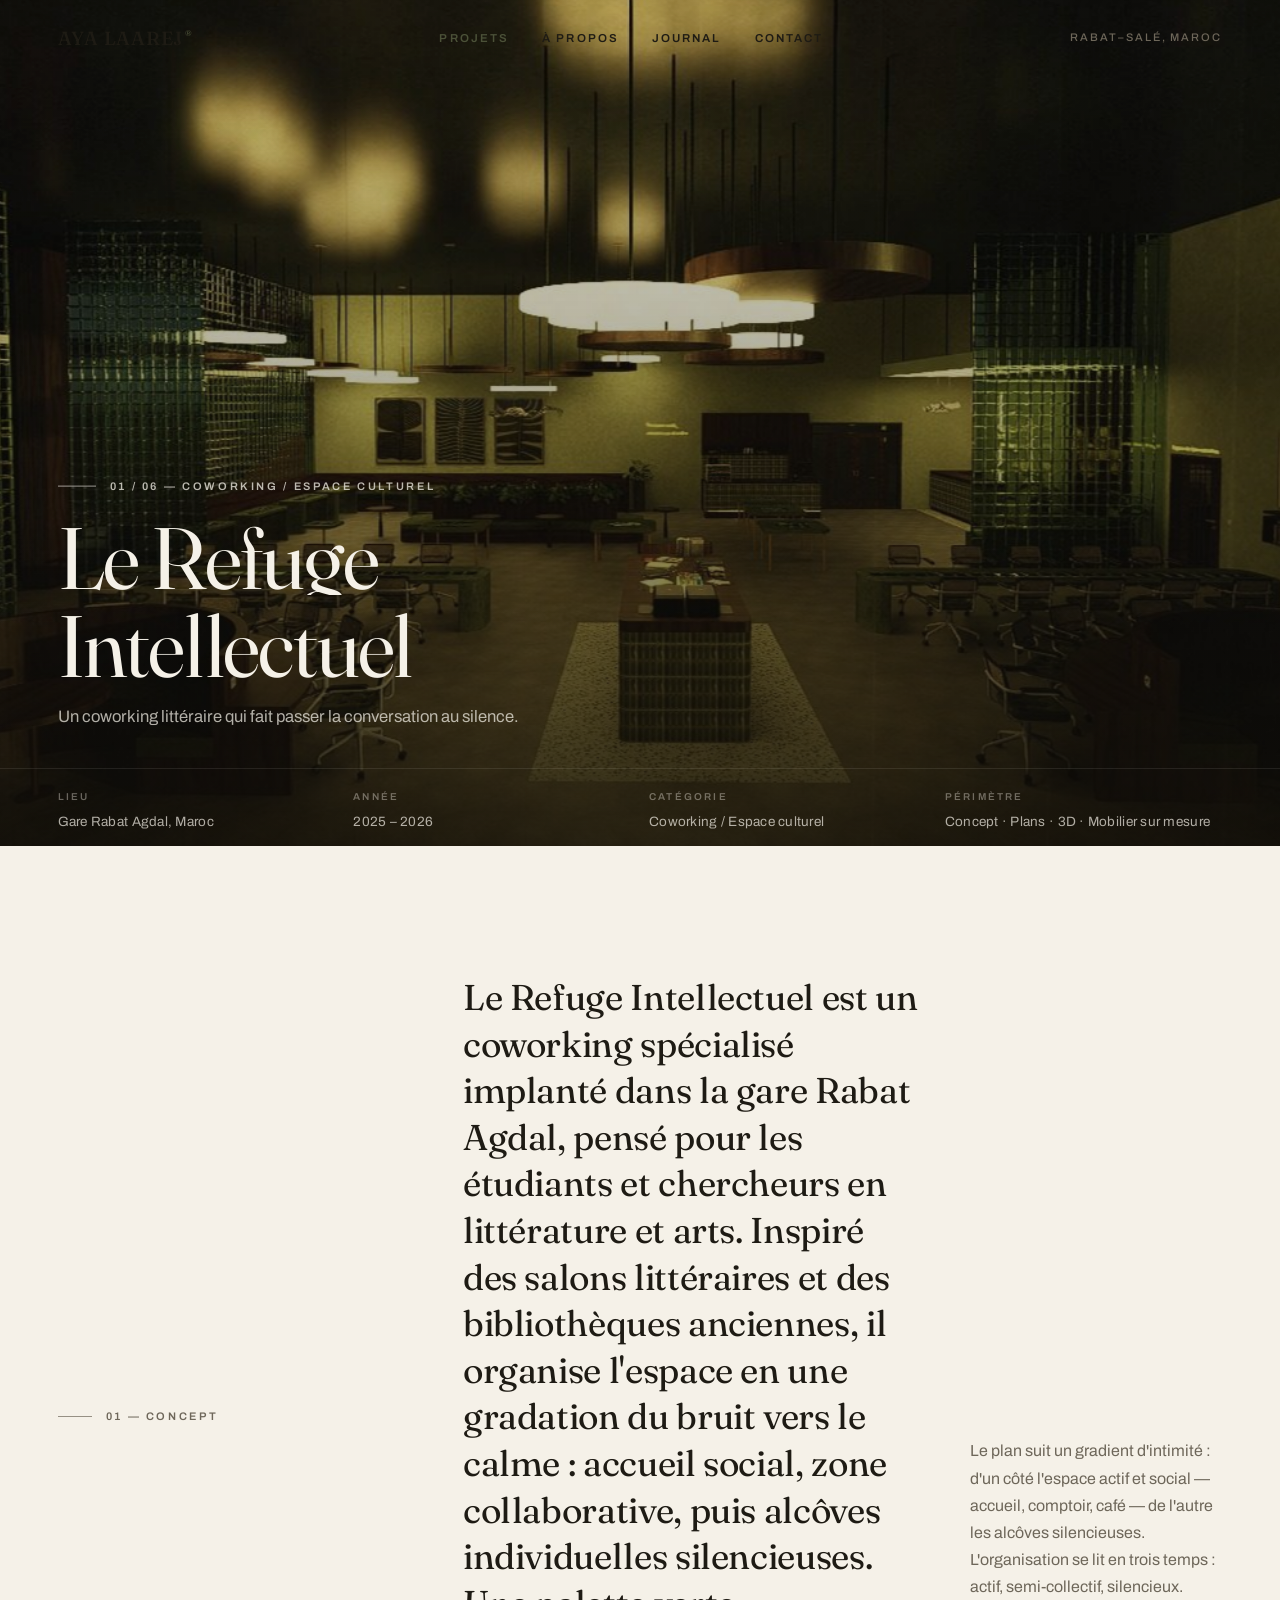
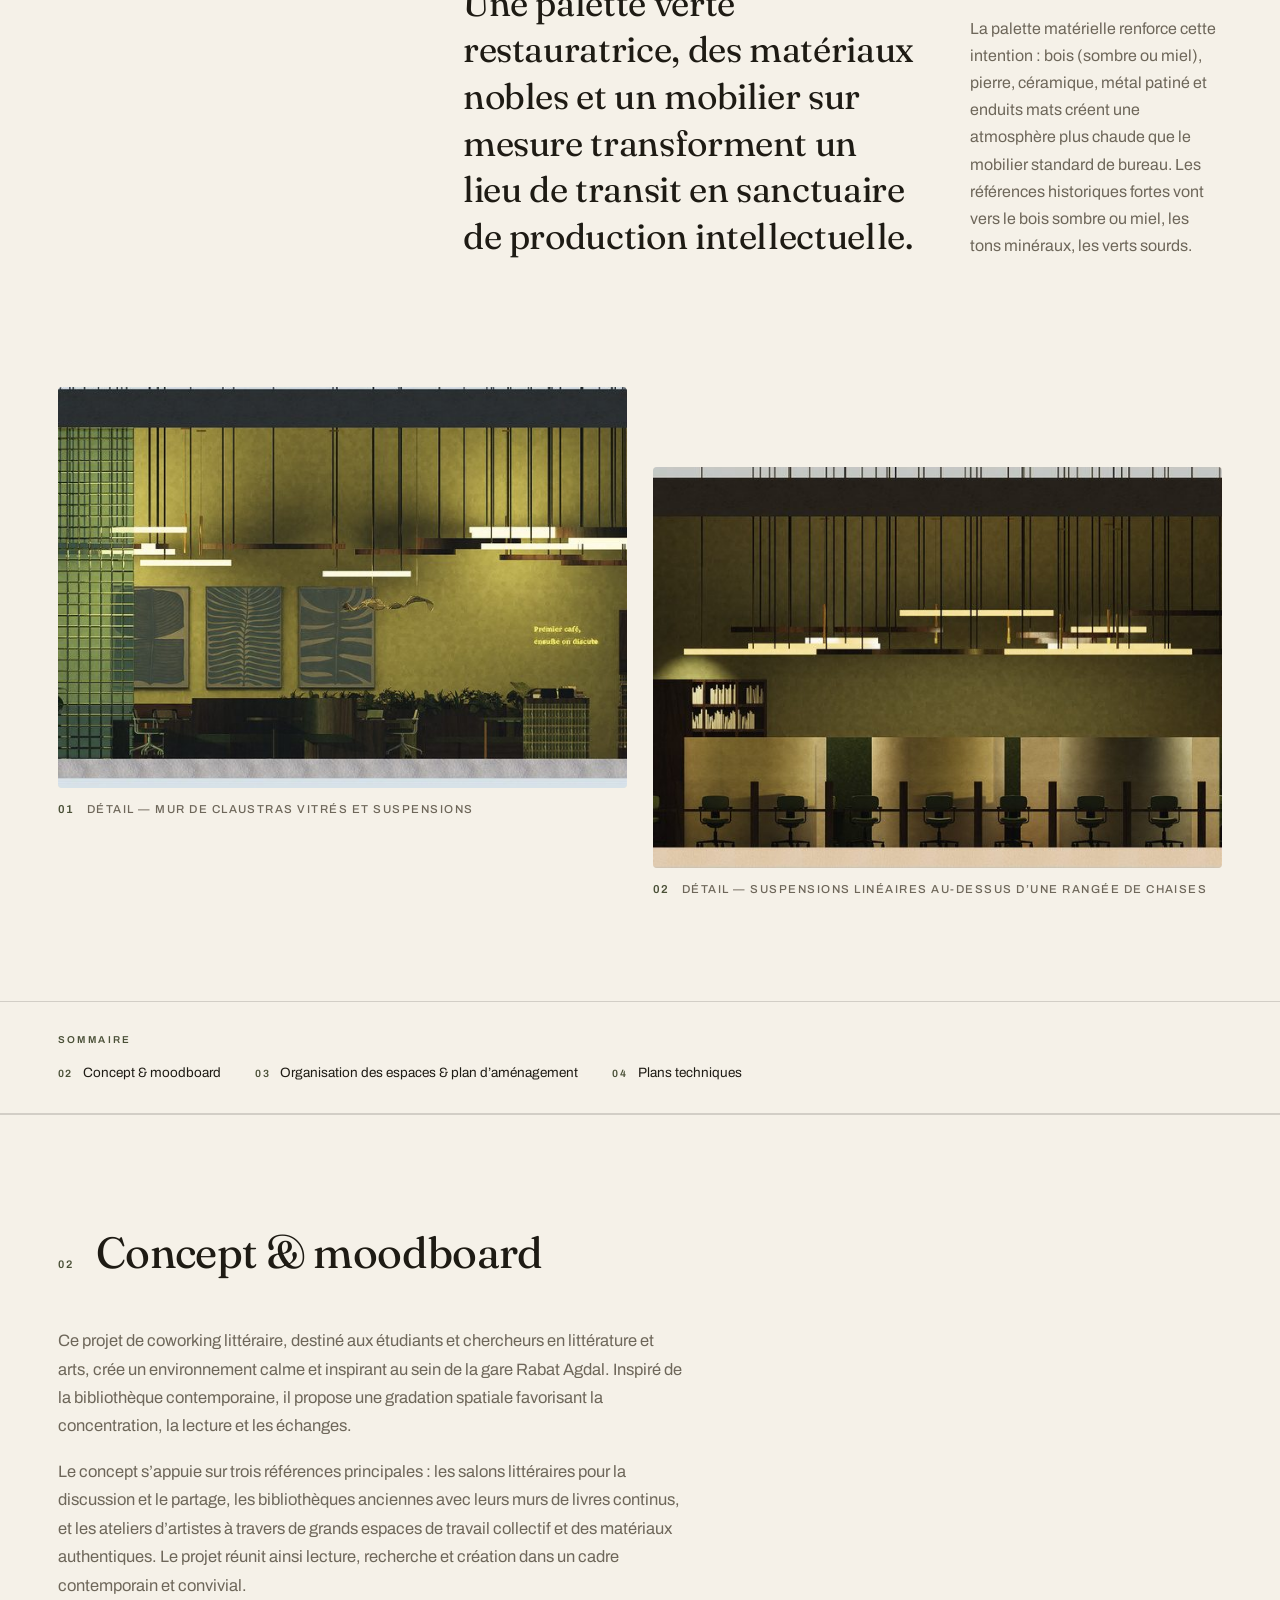
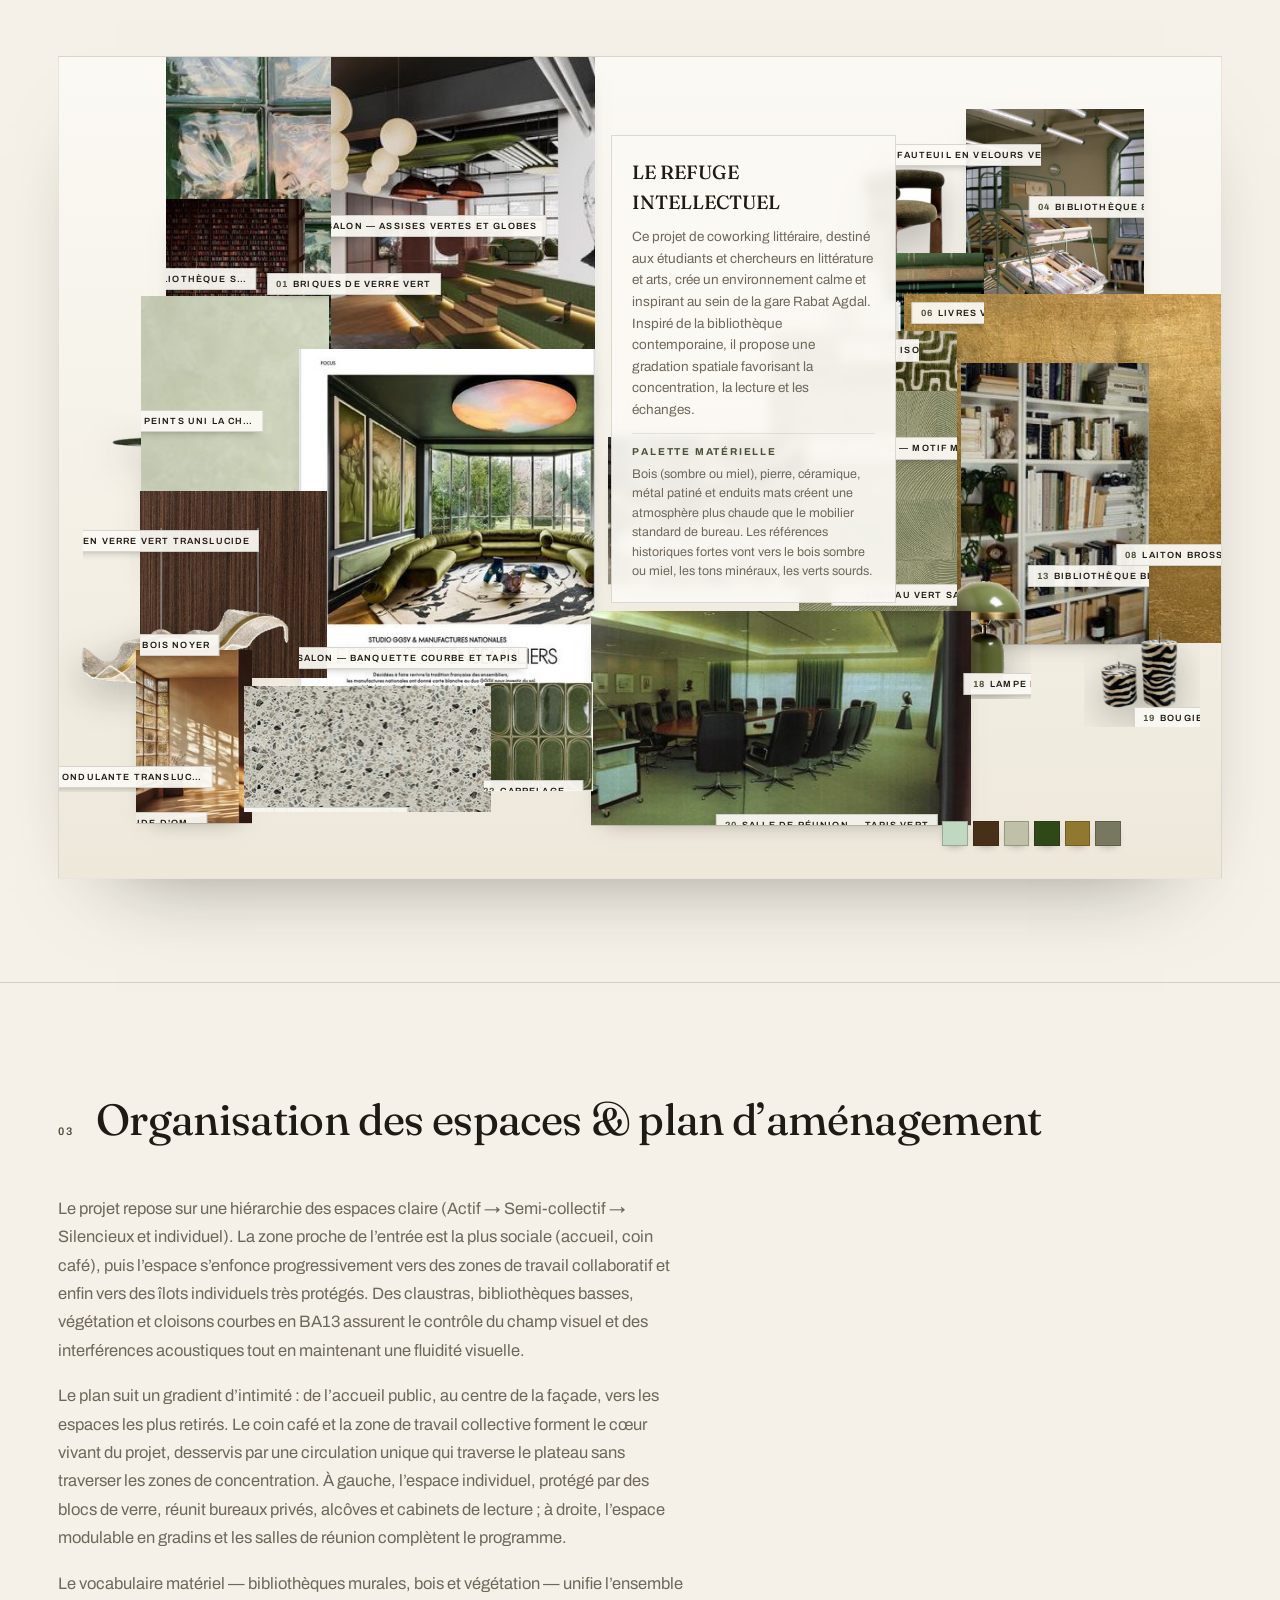
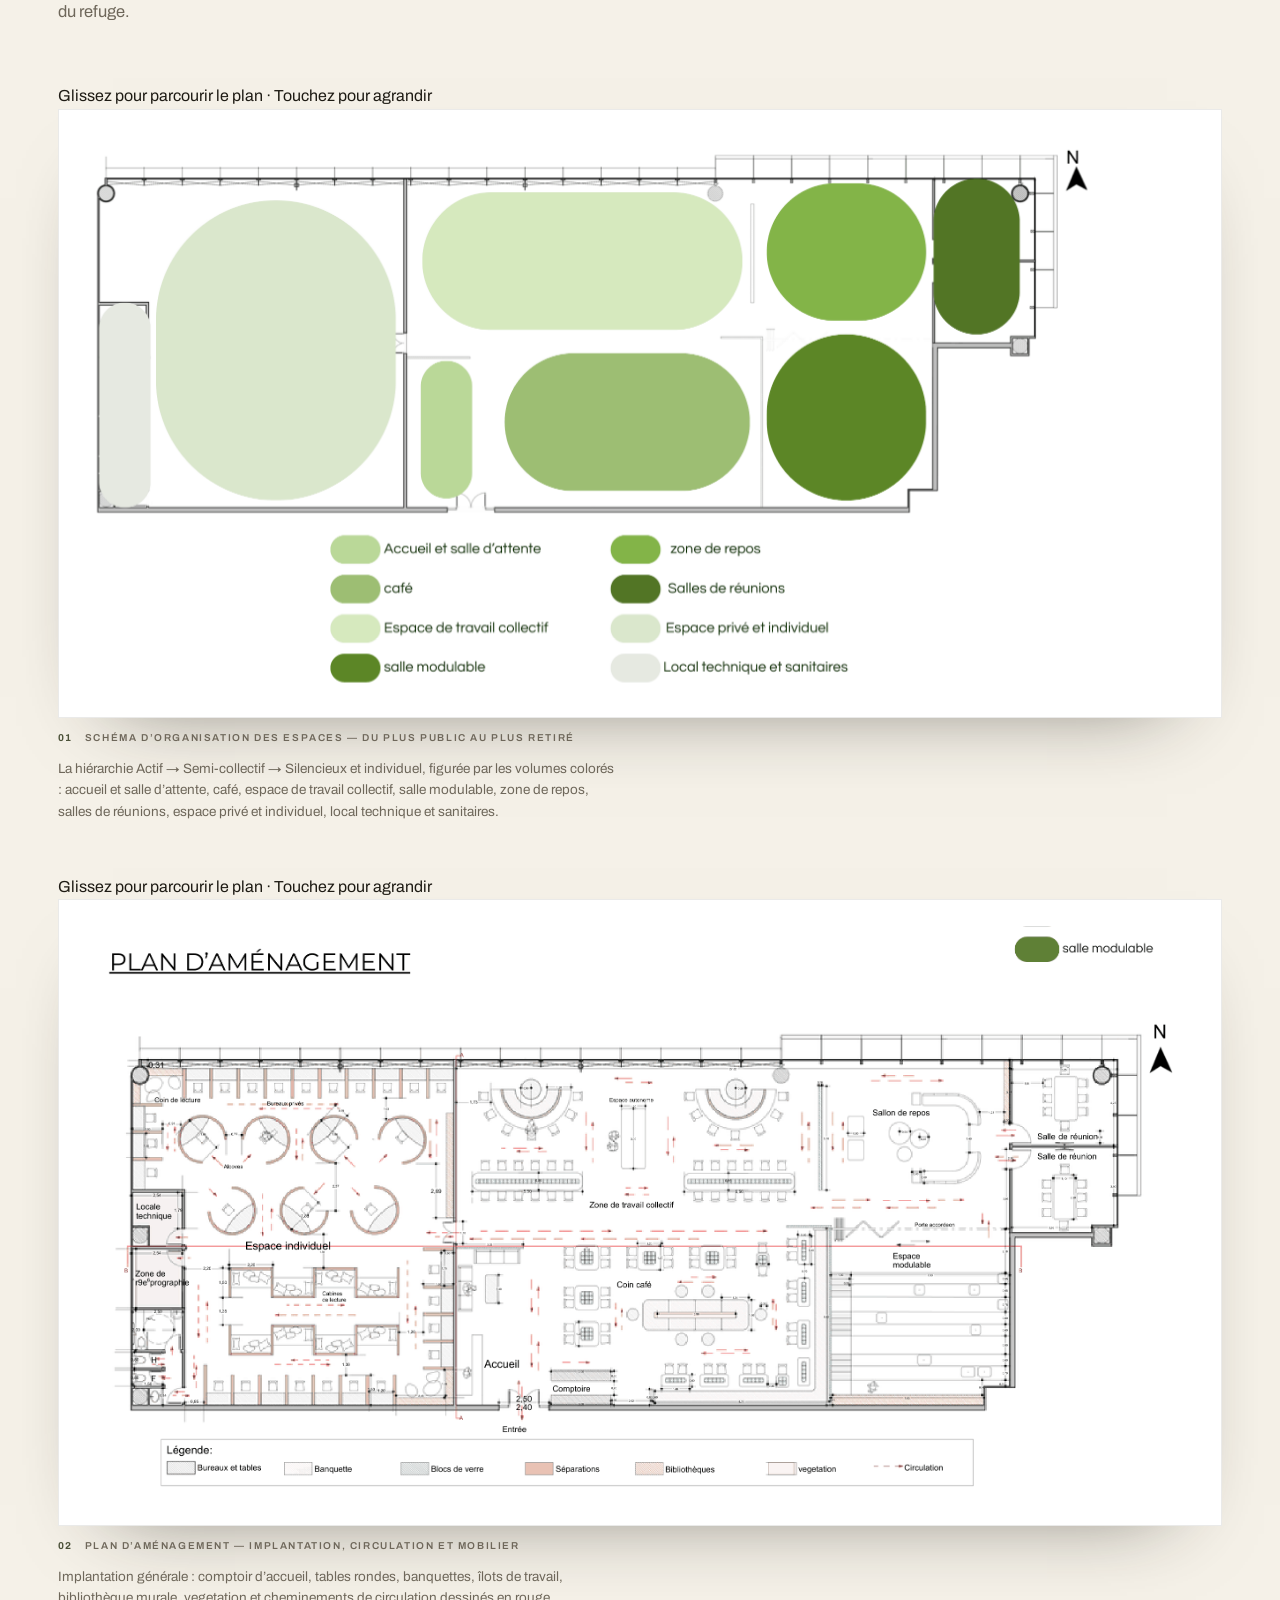
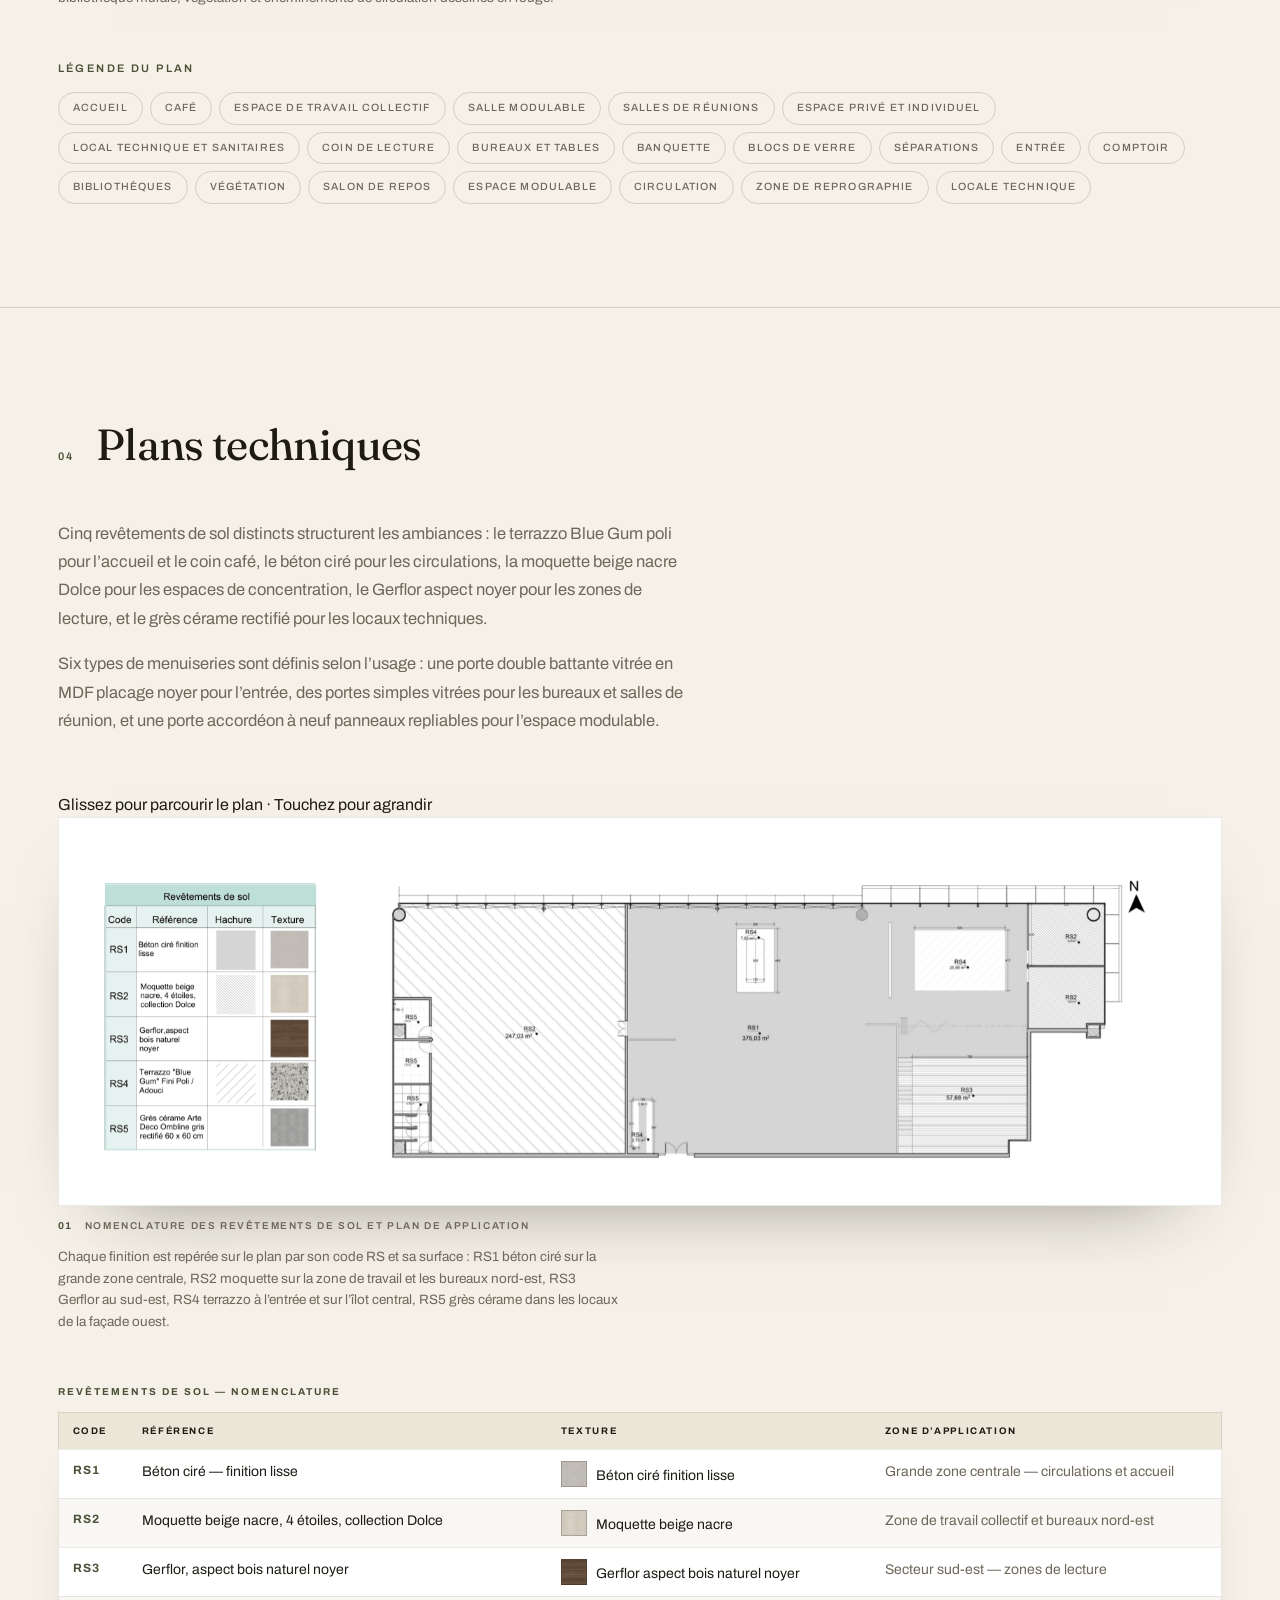
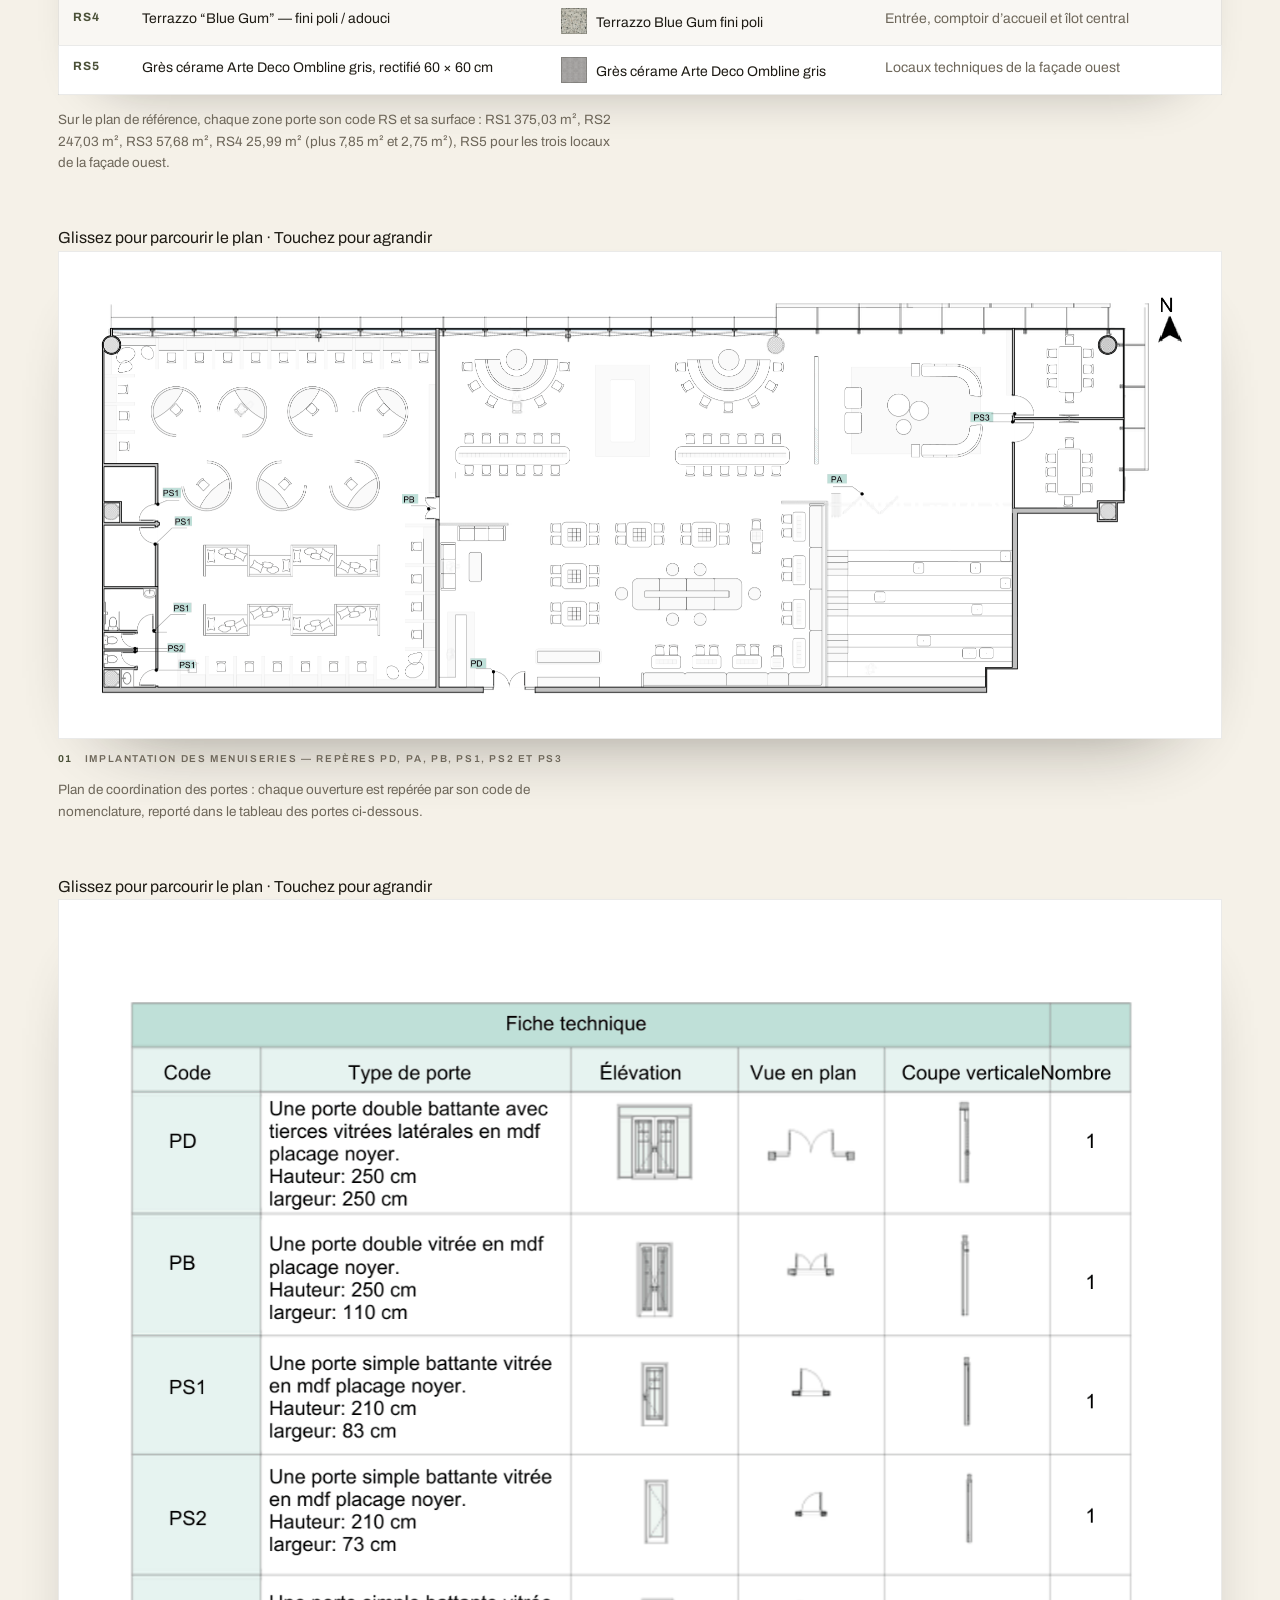
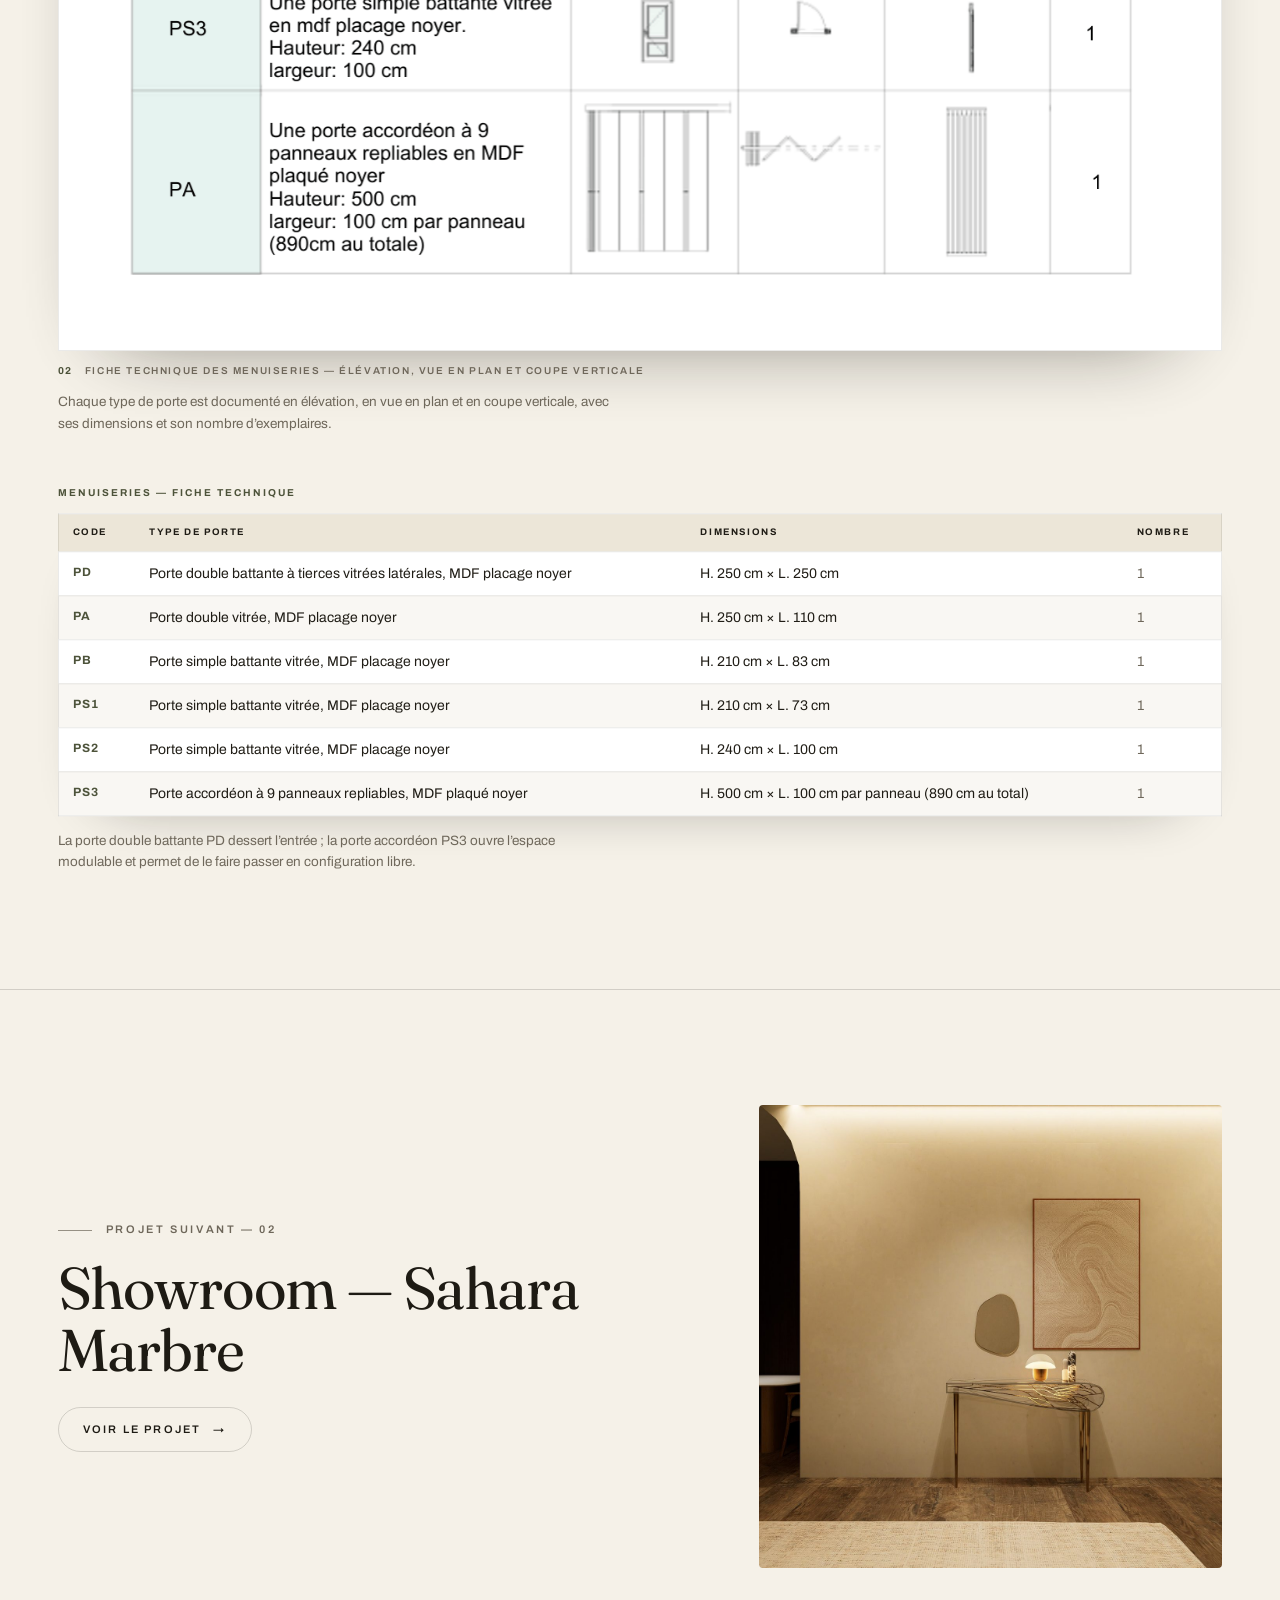
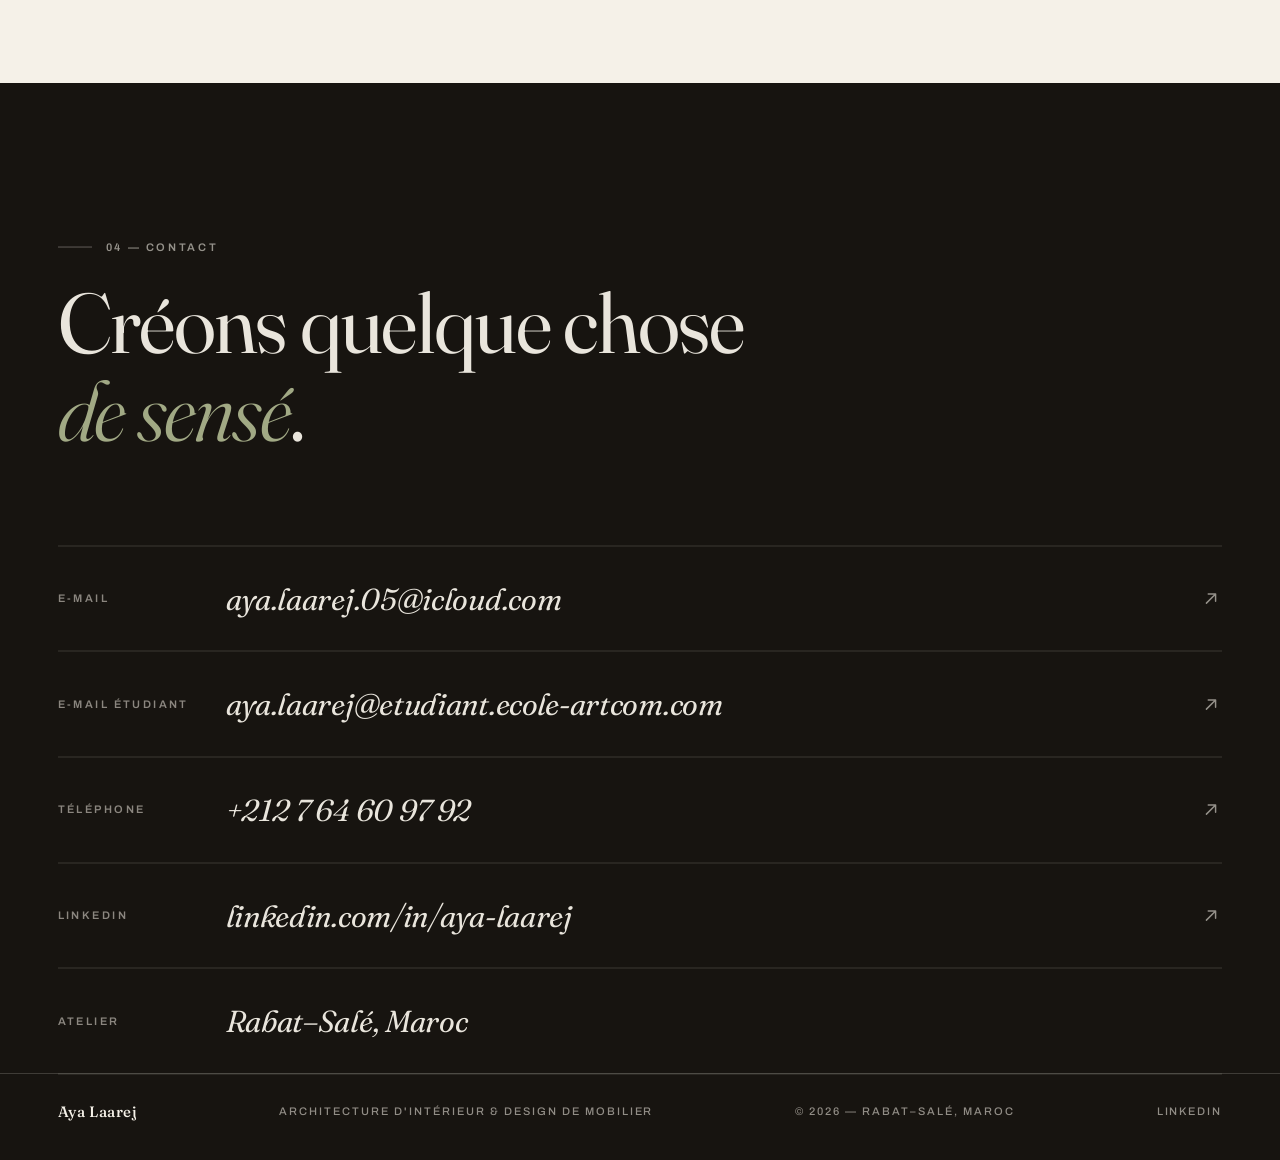
<file: projects/le-refuge-intellectuel.html>
<!doctype html>
<html lang="fr">
<head>
<meta charset="utf-8">
<meta name="viewport" content="width=device-width, initial-scale=1, viewport-fit=cover">
<title>Le Refuge Intellectuel — Aya Laarej | Architecture d&#x27;intérieur &amp; Design de mobilier</title>
<meta name="description" content="Un coworking littéraire qui fait passer la conversation au silence. — Gare Rabat Agdal, Maroc, 2025 – 2026.">
<meta name="robots" content="index,follow">
<meta property="og:type" content="website">
<meta property="og:site_name" content="Aya Laarej — Architecture d'intérieur & Design de mobilier">
<meta property="og:title" content="Le Refuge Intellectuel — Aya Laarej | Architecture d&#x27;intérieur &amp; Design de mobilier">
<meta property="og:description" content="Un coworking littéraire qui fait passer la conversation au silence. — Gare Rabat Agdal, Maroc, 2025 – 2026.">
<link rel="icon" href="../favicon.svg" type="image/svg+xml">
<link rel="preconnect" href="https://fonts.googleapis.com">
<link rel="preconnect" href="https://fonts.gstatic.com" crossorigin>
<link href="https://fonts.googleapis.com/css2?family=Archivo:wght@400;500;600;700&family=Fraunces:ital,opsz,wght@0,9..144,300..600;1,9..144,300..600&display=swap" rel="stylesheet">
<link rel="stylesheet" href="../css/base.css">
<link rel="stylesheet" href="../css/nav.css">
<link rel="stylesheet" href="../css/home.css">
<link rel="stylesheet" href="../css/pages.css">
<link rel="stylesheet" href="../css/project.css">
<script>document.documentElement.classList.add('js');</script>
<script src="../vendor/gsap.min.js" defer></script>
<script src="../vendor/ScrollTrigger.min.js" defer></script>
<script src="../vendor/lenis.min.js" defer></script>
<script src="../js/core.js" defer></script>
<script src="../js/interactions.js" defer></script>
</head>
<body>
<div class="preloader" aria-hidden="true">
  <div class="pl-inner">
    <div class="pl-name"><span>A</span><span>Y</span><span>A</span><span>&nbsp;</span><span>L</span><span>A</span><span>A</span><span>R</span><span>E</span><span>J</span></div>
    <div class="pl-sub">Architecture d'intérieur &amp; design de mobilier</div>
  </div>
  <div class="pl-count">000</div>
</div>
<div class="page-wipe" aria-hidden="true"></div>
<div class="cursor" aria-hidden="true"><div class="cursor-dot"></div><div class="cursor-ring"><span class="cursor-label">View</span></div></div>

<header class="nav" id="nav">
  <div class="nav-inner">
    <a class="nav-brand" href="../index.html" data-pt>AYA LAAREJ<sup>&reg;</sup></a>
    <nav class="nav-links" aria-label="Primary">
      <a href="../index.html#projets" data-pt class="active">Projets</a>
      <a href="../a-propos.html" data-pt>À propos</a>
      <a href="../journal.html" data-pt>Journal</a>
      <a href="../index.html#contact" data-pt>Contact</a>
    </nav>
    <div class="nav-right">
      <span class="nav-loc">Rabat–Salé, Maroc</span>
      <button class="burger" id="burger" aria-label="Open menu" aria-expanded="false"><span></span><span></span></button>
    </div>
  </div>
</header>

<div class="menu-overlay" id="menuOverlay">
  <nav class="menu-links" aria-label="Menu">
    <a class="menu-link" href="../index.html" data-pt><span class="menu-idx">01</span><span class="menu-txt">Accueil</span></a>
    <a class="menu-link" href="../index.html#projets" data-pt><span class="menu-idx">02</span><span class="menu-txt">Projets</span></a>
    <a class="menu-link" href="../a-propos.html" data-pt><span class="menu-idx">03</span><span class="menu-txt">À propos</span></a>
    <a class="menu-link" href="../journal.html" data-pt><span class="menu-idx">04</span><span class="menu-txt">Journal</span></a>
    <a class="menu-link" href="../index.html#contact" data-pt><span class="menu-idx">05</span><span class="menu-txt">Contact</span></a>
  </nav>
  <div class="menu-foot">
    <a href="mailto:aya.laarej.05@icloud.com">aya.laarej.05@icloud.com</a>
    <a href="https://www.linkedin.com/in/aya-laarej" target="_blank" rel="noopener">LinkedIn</a>
    <span>Rabat–Salé, Maroc</span>
  </div>
</div>

<main id="main">

<section class="p-hero">
  <div class="p-hero-media parallax"><img src="../assets/projects/le-refuge-intellectuel/01-hero.jpg" alt="Salle de lecture du Refuge Intellectuel, îlot central en blocs de verre vert et suspensions circulaires"></div>
  <div class="p-hero-scrim"></div>
  <div class="p-hero-content container">
    <p class="p-idx">01 / 06 — Coworking / Espace culturel</p>
    <h1 class="p-title"><span class="hline"><span class="hline-in">Le Refuge</span></span><span class="hline"><span class="hline-in">Intellectuel</span></span></h1>
    <p class="p-tagline">Un coworking littéraire qui fait passer la conversation au silence.</p>
  </div>
  <div class="p-hero-meta"><div class="container p-meta-grid">
    <div class="p-meta"><div class="m-label">Lieu</div><div class="m-val">Gare Rabat Agdal, Maroc</div></div>
    <div class="p-meta"><div class="m-label">Année</div><div class="m-val">2025 – 2026</div></div>
    <div class="p-meta"><div class="m-label">Catégorie</div><div class="m-val">Coworking / Espace culturel</div></div>
    <div class="p-meta"><div class="m-label">Périmètre</div><div class="m-val">Concept · Plans · 3D · Mobilier sur mesure</div></div>
  </div></div>
</section>

<section class="p-intro"><div class="container p-intro-grid">
  <p class="sec-label rv">01 — Concept</p>
  <p class="p-lead rv">Le Refuge Intellectuel est un coworking spécialisé implanté dans la gare Rabat Agdal, pensé pour les étudiants et chercheurs en littérature et arts. Inspiré des salons littéraires et des bibliothèques anciennes, il organise l&#x27;espace en une gradation du bruit vers le calme : accueil social, zone collaborative, puis alcôves individuelles silencieuses. Une palette verte restauratrice, des matériaux nobles et un mobilier sur mesure transforment un lieu de transit en sanctuaire de production intellectuelle.</p>
  <div class="p-body rv"><p>Le plan suit un gradient d&#x27;intimité : d&#x27;un côté l&#x27;espace actif et social — accueil, comptoir, café — de l&#x27;autre les alcôves silencieuses. L&#x27;organisation se lit en trois temps : actif, semi-collectif, silencieux.</p><p>La palette matérielle renforce cette intention : bois (sombre ou miel), pierre, céramique, métal patiné et enduits mats créent une atmosphère plus chaude que le mobilier standard de bureau. Les références historiques fortes vont vers le bois sombre ou miel, les tons minéraux, les verts sourds.</p></div>
</div></section>
<section class="p-intro-imgs"><div class="container"><div class="blk blk-duo rv rv-img" style="--ar:4/3"><figure><div class="bimg" style="--ar:665/468"><img src="../assets/projects/le-refuge-intellectuel/v01-rendu-bibliotheque.jpg" alt="Le Refuge Intellectuel — Détail — mur de claustras vitrés et suspensions" loading="lazy"></div><figcaption class="cap"><b>01</b>Détail — mur de claustras vitrés et suspensions</figcaption></figure><figure><div class="bimg" style="--ar:665/468"><img src="../assets/projects/le-refuge-intellectuel/v02-rendu-espace-travail.jpg" alt="Le Refuge Intellectuel — Détail — suspensions linéaires au-dessus d’une rangée de chaises" loading="lazy"></div><figcaption class="cap"><b>02</b>Détail — suspensions linéaires au-dessus d’une rangée de chaises</figcaption></figure></div></div></section>
<nav class="p-toc" aria-label="Sommaire du projet"><div class="container">
  <p class="toc-label">Sommaire</p>
  <ol class="toc-list"><li><a href="#s-02"><span>02</span>Concept &amp; moodboard</a></li><li><a href="#s-03"><span>03</span>Organisation des espaces &amp; plan d’aménagement</a></li><li><a href="#s-04"><span>04</span>Plans techniques</a></li></ol>
</div></nav>

<section class="p-sec" id="s-02">
  <div class="container">
    <div class="p-sec-head rv"><span class="p-sec-idx">02</span><h2>Concept &amp; moodboard</h2></div>
    <div class="p-sec-text rv"><p>Ce projet de coworking littéraire, destiné aux étudiants et chercheurs en littérature et arts, crée un environnement calme et inspirant au sein de la gare Rabat Agdal. Inspiré de la bibliothèque contemporaine, il propose une gradation spatiale favorisant la concentration, la lecture et les échanges.</p><p>Le concept s’appuie sur trois références principales : les salons littéraires pour la discussion et le partage, les bibliothèques anciennes avec leurs murs de livres continus, et les ateliers d’artistes à travers de grands espaces de travail collectif et des matériaux authentiques. Le projet réunit ainsi lecture, recherche et création dans un cadre contemporain et convivial.</p></div><div class="blk rv rv-img"><div class="moodwall"><div class="moodwall-grid"><figure class="mw-tile swatch" style="left:9.216152019002374%;top:0.0%;width:36.72209026128266%;height:50.52100840336134%;--ar:1.0287"><img src="../assets/projects/le-refuge-intellectuel/mat-glassblock.jpg" alt="Le Refuge Intellectuel — Briques de verre vert" loading="lazy"><figcaption class="mw-cap left" style="left:44.0%;top:52.0%"><b>01</b>Briques de verre vert</figcaption></figure><figure class="mw-tile photo" style="left:23.43230403800475%;top:0.0%;width:22.695961995249405%;height:43.226890756302524%;--ar:0.7432"><img src="../assets/projects/le-refuge-intellectuel/m02.jpg" alt="Le Refuge Intellectuel — Salon — assises vertes et globes" loading="lazy"><figcaption class="mw-cap left" style="left:34.8%;top:44.5%"><b>02</b>Salon — assises vertes et globes</figcaption></figure><figure class="mw-tile cut" style="left:61.31828978622327%;top:0.0%;width:23.171021377672208%;height:31.411764705882355%;--ar:1.0439"><img src="../assets/projects/le-refuge-intellectuel/cut-fauteuil-boucle.png" alt="Le Refuge Intellectuel — Fauteuil en velours vert" loading="lazy"><figcaption class="mw-cap left" style="left:73.0%;top:33.5%"><b>03</b>Fauteuil en velours vert</figcaption></figure><figure class="mw-tile photo" style="left:77.99287410926367%;top:6.352941176470588%;width:15.356294536817103%;height:28.957983193277315%;--ar:0.7504"><img src="../assets/projects/le-refuge-intellectuel/m04.jpg" alt="Le Refuge Intellectuel — Bibliothèque &amp; rayonnage vert" loading="lazy"><figcaption class="mw-cap left" style="left:85.5%;top:36.5%"><b>04</b>Bibliothèque &amp; rayonnage vert</figcaption></figure><figure class="mw-tile photo" style="left:9.216152019002374%;top:17.294117647058822%;width:11.995249406175772%;height:21.243697478991596%;--ar:0.7991"><img src="../assets/projects/le-refuge-intellectuel/m01.jpg" alt="Le Refuge Intellectuel — Bibliothèque sur toute la hauteur" loading="lazy"><figcaption class="mw-cap left" style="left:15.2%;top:39.5%"><b>05</b>Bibliothèque sur toute la hauteur</figcaption></figure><figure class="mw-tile photo" style="left:71.23515439429929%;top:23.882352941176467%;width:8.3729216152019%;height:14.756302521008402%;--ar:0.8029"><img src="../assets/projects/le-refuge-intellectuel/m11-livres-verts.jpg" alt="Le Refuge Intellectuel — Livres verts à tranche dorée" loading="lazy"><figcaption class="mw-cap left" style="left:75.4%;top:40.0%"><b>06</b>Livres verts à tranche dorée</figcaption></figure><figure class="mw-tile cut" style="left:2.0783847980997625%;top:25.41176470588235%;width:26.63895486935867%;height:45.27731092436974%;--ar:0.8326"><img src="../assets/projects/le-refuge-intellectuel/cut-console-verre.png" alt="Le Refuge Intellectuel — Console en verre vert translucide" loading="lazy"><figcaption class="mw-cap left" style="left:15.4%;top:71.0%"><b>07</b>Console en verre vert translucide</figcaption></figure><figure class="mw-tile swatch" style="left:72.68408551068883%;top:28.840336134453782%;width:27.351543942992873%;height:42.554621848739494%;--ar:0.9096"><img src="../assets/projects/le-refuge-intellectuel/mat-brass.jpg" alt="Le Refuge Intellectuel — Laiton brossé" loading="lazy"><figcaption class="mw-cap left" style="left:86.2%;top:71.5%"><b>08</b>Laiton brossé</figcaption></figure><figure class="mw-tile cut" style="left:65.42755344418052%;top:28.840336134453782%;width:8.551068883610451%;height:12.991596638655462%;--ar:0.9314"><img src="../assets/projects/le-refuge-intellectuel/cut-livre-isole.png" alt="Le Refuge Intellectuel — Livre isolé — page arrachée" loading="lazy"><figcaption class="mw-cap left" style="left:69.6%;top:42.5%"><b>09</b>Livre isolé — page arrachée</figcaption></figure><figure class="mw-tile swatch" style="left:7.1258907363420425%;top:29.058823529411764%;width:16.092636579572446%;height:25.27731092436975%;--ar:0.9009"><img src="../assets/projects/le-refuge-intellectuel/mat-mint.jpg" alt="Le Refuge Intellectuel — Fonds peints Uni La Chaux — Caselio" loading="lazy"><figcaption class="mw-cap left" style="left:15.2%;top:55.0%"><b>10</b>Fonds peints Uni La Chaux — Caselio</figcaption></figure><figure class="mw-tile swatch" style="left:61.128266033254164%;top:33.310924369747895%;width:16.092636579572446%;height:22.77310924369748%;--ar:1.0"><img src="../assets/projects/le-refuge-intellectuel/mat-carpet.jpg" alt="Le Refuge Intellectuel — Moquette — motif maze" loading="lazy"><figcaption class="mw-cap left" style="left:69.1%;top:57.0%"><b>11</b>Moquette — motif maze</figcaption></figure><figure class="mw-tile photo" style="left:20.68883610451306%;top:35.529411764705884%;width:25.55819477434679%;height:44.47058823529412%;--ar:0.8133"><img src="../assets/projects/le-refuge-intellectuel/m09.jpg" alt="Le Refuge Intellectuel — Salon — banquette courbe et tapis" loading="lazy"><figcaption class="mw-cap left" style="left:33.5%;top:81.5%"><b>12</b>Salon — banquette courbe et tapis</figcaption></figure><figure class="mw-tile photo" style="left:77.56532066508314%;top:37.21008403361344%;width:16.199524940617575%;height:34.21848739495798%;--ar:0.67"><img src="../assets/projects/le-refuge-intellectuel/m14-bibliotheque-plantes.jpg" alt="Le Refuge Intellectuel — Bibliothèque blanche &amp; plantes" loading="lazy"><figcaption class="mw-cap left" style="left:85.7%;top:72.0%"><b>13</b>Bibliothèque blanche &amp; plantes</figcaption></figure><figure class="mw-tile swatch" style="left:63.66983372921615%;top:40.67226890756302%;width:13.551068883610451%;height:31.983193277310928%;--ar:0.5996"><img src="../assets/projects/le-refuge-intellectuel/mat-panel.jpg" alt="Le Refuge Intellectuel — Panneau vert sauge" loading="lazy"><figcaption class="mw-cap left" style="left:70.5%;top:73.5%"><b>14</b>Panneau vert sauge</figcaption></figure><figure class="mw-tile photo" style="left:47.220902612826606%;top:46.28571428571428%;width:16.80522565320665%;height:17.84873949579832%;--ar:1.3324"><img src="../assets/projects/le-refuge-intellectuel/mood-concentric.jpg" alt="Le Refuge Intellectuel — Texture — vert concentrique" loading="lazy"><figcaption class="mw-cap left" style="left:55.6%;top:65.0%"><b>15</b>Texture — vert concentrique</figcaption></figure><figure class="mw-tile swatch" style="left:6.959619952494061%;top:52.78991596638656%;width:16.092636579572446%;height:22.77310924369748%;--ar:1.0"><img src="../assets/projects/le-refuge-intellectuel/mat-walnut.jpg" alt="Le Refuge Intellectuel — Bois noyer" loading="lazy"><figcaption class="mw-cap left" style="left:15.0%;top:76.5%"><b>16</b>Bois noyer</figcaption></figure><figure class="mw-tile cut" style="left:0.0%;top:56.05042016806723%;width:21.722090261282663%;height:33.411764705882355%;--ar:0.9198"><img src="../assets/projects/le-refuge-intellectuel/cut-suspension.png" alt="Le Refuge Intellectuel — Suspension ondulante translucide" loading="lazy"><figcaption class="mw-cap left" style="left:10.9%;top:90.5%"><b>17</b>Suspension ondulante translucide</figcaption></figure><figure class="mw-tile cut" style="left:75.41567695961994%;top:62.72268907563024%;width:8.194774346793348%;height:15.378151260504202%;--ar:0.7541"><img src="../assets/projects/le-refuge-intellectuel/cut-lampe-dome.png" alt="Le Refuge Intellectuel — Lampe dôme — base laiton" loading="lazy"><figcaption class="mw-cap left" style="left:79.6%;top:79.5%"><b>18</b>Lampe dôme — base laiton</figcaption></figure><figure class="mw-tile cut" style="left:88.1710213776722%;top:67.4453781512605%;width:9.97624703087886%;height:14.117647058823529%;--ar:1.0"><img src="../assets/projects/le-refuge-intellectuel/cut-cibles-zebre.png" alt="Le Refuge Intellectuel — Bougies en céramique — motif zèbre" loading="lazy"><figcaption class="mw-cap left" style="left:93.0%;top:82.5%"><b>19</b>Bougies en céramique — motif zèbre</figcaption></figure><figure class="mw-tile photo" style="left:45.80760095011877%;top:67.46218487394957%;width:32.67220902612827%;height:26.01680672268908%;--ar:1.7773"><img src="../assets/projects/le-refuge-intellectuel/m03.jpg" alt="Le Refuge Intellectuel — Salle de réunion — tapis vert" loading="lazy"><figcaption class="mw-cap left" style="left:62.0%;top:95.0%"><b>20</b>Salle de réunion — tapis vert</figcaption></figure><figure class="mw-tile photo" style="left:6.69833729216152%;top:72.16806722689076%;width:9.91686460807601%;height:21.058823529411764%;--ar:0.6664"><img src="../assets/projects/le-refuge-intellectuel/m10.jpg" alt="Le Refuge Intellectuel — Étude d&#x27;ombre — sol ensoleillé" loading="lazy"><figcaption class="mw-cap left" style="left:11.6%;top:93.5%"><b>21</b>Étude d&#x27;ombre — sol ensoleillé</figcaption></figure><figure class="mw-tile swatch" style="left:36.55581947743468%;top:76.10084033613445%;width:9.394299287410925%;height:13.294117647058822%;--ar:1.0"><img src="../assets/projects/le-refuge-intellectuel/mat-tiles.jpg" alt="Le Refuge Intellectuel — Carrelage vert oblong — India capsule" loading="lazy"><figcaption class="mw-cap left" style="left:41.2%;top:90.0%"><b>22</b>Carrelage vert oblong — India capsule</figcaption></figure><figure class="mw-tile swatch" style="left:15.973871733966746%;top:76.62184873949579%;width:21.223277909738716%;height:15.27731092436975%;--ar:1.9659"><img src="../assets/projects/le-refuge-intellectuel/mat-terrazzo.jpg" alt="Le Refuge Intellectuel — Terrazzo Blue Gum — poli" loading="lazy"><figcaption class="mw-cap left" style="left:26.6%;top:96.5%"><b>23</b>Terrazzo Blue Gum — poli</figcaption></figure></div><div class="mw-text" style="left:47.5%;top:9.5%;max-width:min(24.5%,420px)"><h3>LE REFUGE INTELLECTUEL</h3><p>Ce projet de coworking littéraire, destiné aux étudiants et chercheurs en littérature et arts, crée un environnement calme et inspirant au sein de la gare Rabat Agdal. Inspiré de la bibliothèque contemporaine, il propose une gradation spatiale favorisant la concentration, la lecture et les échanges.</p><div class="mw-pal"><strong>Palette matérielle</strong>Bois (sombre ou miel), pierre, céramique, métal patiné et enduits mats créent une atmosphère plus chaude que le mobilier standard de bureau. Les références historiques fortes vont vers le bois sombre ou miel, les tons minéraux, les verts sourds.</div></div><div class="mw-chips" style="left:76.0%;top:93.0%"><span class="mw-chip" style="background:#c0d8c0" title="Fonds peints Uni La Chaux — Caselio"></span><span class="mw-chip" style="background:#483018" title="Bois noyer"></span><span class="mw-chip" style="background:#c0c0a8" title="Terrazzo Blue Gum — poli"></span><span class="mw-chip" style="background:#304818" title="Carrelage vert oblong — India capsule Himalaya Green"></span><span class="mw-chip" style="background:#907830" title="Laiton brossé"></span><span class="mw-chip" style="background:#787860" title="Panneau vert sauge"></span></div></div></div>
  </div>
</section>
<section class="p-sec" id="s-03">
  <div class="container">
    <div class="p-sec-head rv"><span class="p-sec-idx">03</span><h2>Organisation des espaces &amp; plan d’aménagement</h2></div>
    <div class="p-sec-text rv"><p>Le projet repose sur une hiérarchie des espaces claire (Actif → Semi-collectif → Silencieux et individuel). La zone proche de l’entrée est la plus sociale (accueil, coin café), puis l’espace s’enfonce progressivement vers des zones de travail collaboratif et enfin vers des îlots individuels très protégés. Des claustras, bibliothèques basses, végétation et cloisons courbes en BA13 assurent le contrôle du champ visuel et des interférences acoustiques tout en maintenant une fluidité visuelle.</p><p>Le plan suit un gradient d’intimité : de l’accueil public, au centre de la façade, vers les espaces les plus retirés. Le coin café et la zone de travail collective forment le cœur vivant du projet, desservis par une circulation unique qui traverse le plateau sans traverser les zones de concentration. À gauche, l’espace individuel, protégé par des blocs de verre, réunit bureaux privés, alcôves et cabinets de lecture ; à droite, l’espace modulable en gradins et les salles de réunion complètent le programme.</p><p>Le vocabulaire matériel — bibliothèques murales, bois et végétation — unifie l’ensemble du refuge.</p></div><div class="blk"><div class="tech-wrap rv rv-img"><div class="tech-hint">Glissez pour parcourir le plan · Touchez pour agrandir</div><div class="tech-sheet"><div class="tech-scroll"><img src="../assets/projects/le-refuge-intellectuel/plan-org-diagram.png" alt="Le Refuge Intellectuel — Schéma d’organisation des espaces — du plus public au plus retiré" loading="lazy"></div></div><div class="tech-cap"><b>01</b><span>Schéma d’organisation des espaces — du plus public au plus retiré</span></div><p class="tech-note" style="margin-top:12px">La hiérarchie Actif → Semi-collectif → Silencieux et individuel, figurée par les volumes colorés : accueil et salle d’attente, café, espace de travail collectif, salle modulable, zone de repos, salles de réunions, espace privé et individuel, local technique et sanitaires.</p></div><div class="tech-wrap rv rv-img"><div class="tech-hint">Glissez pour parcourir le plan · Touchez pour agrandir</div><div class="tech-sheet"><div class="tech-scroll"><img src="../assets/projects/le-refuge-intellectuel/plan-amenagement.png" alt="Le Refuge Intellectuel — Plan d’aménagement — implantation, circulation et mobilier" loading="lazy"></div></div><div class="tech-cap"><b>02</b><span>Plan d’aménagement — implantation, circulation et mobilier</span></div><p class="tech-note" style="margin-top:12px">Implantation générale : comptoir d’accueil, tables rondes, banquettes, îlots de travail, bibliothèque murale, vegetation et cheminements de circulation dessinés en rouge.</p></div></div><div class="blk blk-legend rv"><h3 class="lg-title">Légende du plan</h3><ul class="lg-list"><li>Accueil</li><li>Café</li><li>Espace de travail collectif</li><li>Salle modulable</li><li>Salles de réunions</li><li>Espace privé et individuel</li><li>Local technique et sanitaires</li><li>Coin de lecture</li><li>Bureaux et tables</li><li>Banquette</li><li>Blocs de verre</li><li>Séparations</li><li>Entrée</li><li>Comptoir</li><li>Bibliothèques</li><li>Végétation</li><li>Salon de repos</li><li>Espace modulable</li><li>Circulation</li><li>Zone de reprographie</li><li>Locale technique</li></ul></div>
  </div>
</section>
<section class="p-sec" id="s-04">
  <div class="container">
    <div class="p-sec-head rv"><span class="p-sec-idx">04</span><h2>Plans techniques</h2></div>
    <div class="p-sec-text rv"><p>Cinq revêtements de sol distincts structurent les ambiances : le terrazzo Blue Gum poli pour l’accueil et le coin café, le béton ciré pour les circulations, la moquette beige nacre Dolce pour les espaces de concentration, le Gerflor aspect noyer pour les zones de lecture, et le grès cérame rectifié pour les locaux techniques.</p><p>Six types de menuiseries sont définis selon l’usage : une porte double battante vitrée en MDF placage noyer pour l’entrée, des portes simples vitrées pour les bureaux et salles de réunion, et une porte accordéon à neuf panneaux repliables pour l’espace modulable.</p></div><div class="blk"><div class="tech-wrap rv rv-img"><div class="tech-hint">Glissez pour parcourir le plan · Touchez pour agrandir</div><div class="tech-sheet"><div class="tech-scroll"><img src="../assets/projects/le-refuge-intellectuel/tech-floors-table.png" alt="Le Refuge Intellectuel — Nomenclature des revêtements de sol et plan de application" loading="lazy"></div></div><div class="tech-cap"><b>01</b><span>Nomenclature des revêtements de sol et plan de application</span></div><p class="tech-note" style="margin-top:12px">Chaque finition est repérée sur le plan par son code RS et sa surface : RS1 béton ciré sur la grande zone centrale, RS2 moquette sur la zone de travail et les bureaux nord-est, RS3 Gerflor au sud-est, RS4 terrazzo à l’entrée et sur l’îlot central, RS5 grès cérame dans les locaux de la façade ouest.</p></div></div><div class="blk rv"><div class="tech-table-scroll"><table class="spec-table"><caption>Revêtements de sol — nomenclature</caption><thead><tr><th>Code</th><th>Référence</th><th>Texture</th><th>Zone d’application</th></tr></thead><tbody><tr><td class="code" data-label="Code">RS1</td><td class="" data-label="Référence">Béton ciré — finition lisse</td><td class="" data-label="Texture"><span class="sw" style="background-image:url(../assets/projects/le-refuge-intellectuel/rs1-texture.png)"></span>Béton ciré finition lisse</td><td class="spec" data-label="Zone d’application">Grande zone centrale — circulations et accueil</td></tr><tr><td class="code" data-label="Code">RS2</td><td class="" data-label="Référence">Moquette beige nacre, 4 étoiles, collection Dolce</td><td class="" data-label="Texture"><span class="sw" style="background-image:url(../assets/projects/le-refuge-intellectuel/rs2-texture.png)"></span>Moquette beige nacre</td><td class="spec" data-label="Zone d’application">Zone de travail collectif et bureaux nord-est</td></tr><tr><td class="code" data-label="Code">RS3</td><td class="" data-label="Référence">Gerflor, aspect bois naturel noyer</td><td class="" data-label="Texture"><span class="sw" style="background-image:url(../assets/projects/le-refuge-intellectuel/rs3-texture.png)"></span>Gerflor aspect bois naturel noyer</td><td class="spec" data-label="Zone d’application">Secteur sud-est — zones de lecture</td></tr><tr><td class="code" data-label="Code">RS4</td><td class="" data-label="Référence">Terrazzo “Blue Gum” — fini poli / adouci</td><td class="" data-label="Texture"><span class="sw" style="background-image:url(../assets/projects/le-refuge-intellectuel/rs4-texture.png)"></span>Terrazzo Blue Gum fini poli</td><td class="spec" data-label="Zone d’application">Entrée, comptoir d’accueil et îlot central</td></tr><tr><td class="code" data-label="Code">RS5</td><td class="" data-label="Référence">Grès cérame Arte Deco Ombline gris, rectifié 60 × 60 cm</td><td class="" data-label="Texture"><span class="sw" style="background-image:url(../assets/projects/le-refuge-intellectuel/rs5-texture.png)"></span>Grès cérame Arte Deco Ombline gris</td><td class="spec" data-label="Zone d’application">Locaux techniques de la façade ouest</td></tr></tbody></table></div><p class="tech-note" style="margin-top:14px">Sur le plan de référence, chaque zone porte son code RS et sa surface : RS1 375,03 m², RS2 247,03 m², RS3 57,68 m², RS4 25,99 m² (plus 7,85 m² et 2,75 m²), RS5 pour les trois locaux de la façade ouest.</p></div><div class="blk"><div class="tech-wrap rv rv-img"><div class="tech-hint">Glissez pour parcourir le plan · Touchez pour agrandir</div><div class="tech-sheet"><div class="tech-scroll"><img src="../assets/projects/le-refuge-intellectuel/tech-doors-elev.png" alt="Le Refuge Intellectuel — Implantation des menuiseries — repères PD, PA, PB, PS1, PS2 et PS3" loading="lazy"></div></div><div class="tech-cap"><b>01</b><span>Implantation des menuiseries — repères PD, PA, PB, PS1, PS2 et PS3</span></div><p class="tech-note" style="margin-top:12px">Plan de coordination des portes : chaque ouverture est repérée par son code de nomenclature, reporté dans le tableau des portes ci-dessous.</p></div><div class="tech-wrap rv rv-img"><div class="tech-hint">Glissez pour parcourir le plan · Touchez pour agrandir</div><div class="tech-sheet"><div class="tech-scroll"><img src="../assets/projects/le-refuge-intellectuel/tech-door-table.png" alt="Le Refuge Intellectuel — Fiche technique des menuiseries — élévation, vue en plan et coupe verticale" loading="lazy"></div></div><div class="tech-cap"><b>02</b><span>Fiche technique des menuiseries — élévation, vue en plan et coupe verticale</span></div><p class="tech-note" style="margin-top:12px">Chaque type de porte est documenté en élévation, en vue en plan et en coupe verticale, avec ses dimensions et son nombre d’exemplaires.</p></div></div><div class="blk rv"><div class="tech-table-scroll"><table class="spec-table"><caption>Menuiseries — fiche technique</caption><thead><tr><th>Code</th><th>Type de porte</th><th>Dimensions</th><th>Nombre</th></tr></thead><tbody><tr><td class="code" data-label="Code">PD</td><td class="" data-label="Type de porte">Porte double battante à tierces vitrées latérales, MDF placage noyer</td><td class="" data-label="Dimensions">H. 250 cm × L. 250 cm</td><td class="spec" data-label="Nombre">1</td></tr><tr><td class="code" data-label="Code">PA</td><td class="" data-label="Type de porte">Porte double vitrée, MDF placage noyer</td><td class="" data-label="Dimensions">H. 250 cm × L. 110 cm</td><td class="spec" data-label="Nombre">1</td></tr><tr><td class="code" data-label="Code">PB</td><td class="" data-label="Type de porte">Porte simple battante vitrée, MDF placage noyer</td><td class="" data-label="Dimensions">H. 210 cm × L. 83 cm</td><td class="spec" data-label="Nombre">1</td></tr><tr><td class="code" data-label="Code">PS1</td><td class="" data-label="Type de porte">Porte simple battante vitrée, MDF placage noyer</td><td class="" data-label="Dimensions">H. 210 cm × L. 73 cm</td><td class="spec" data-label="Nombre">1</td></tr><tr><td class="code" data-label="Code">PS2</td><td class="" data-label="Type de porte">Porte simple battante vitrée, MDF placage noyer</td><td class="" data-label="Dimensions">H. 240 cm × L. 100 cm</td><td class="spec" data-label="Nombre">1</td></tr><tr><td class="code" data-label="Code">PS3</td><td class="" data-label="Type de porte">Porte accordéon à 9 panneaux repliables, MDF plaqué noyer</td><td class="" data-label="Dimensions">H. 500 cm × L. 100 cm par panneau (890 cm au total)</td><td class="spec" data-label="Nombre">1</td></tr></tbody></table></div><p class="tech-note" style="margin-top:14px">La porte double battante PD dessert l’entrée ; la porte accordéon PS3 ouvre l’espace modulable et permet de le faire passer en configuration libre.</p></div>
  </div>
</section>
<a class="p-next" href="showroom-sahara-marbre.html" data-pt>
  <div class="container p-next-inner">
    <div class="p-next-txt"><p class="sec-label">Projet suivant — 02</p><h2 class="p-next-title">Showroom — Sahara Marbre</h2><span class="p-next-cta">Voir le projet <span aria-hidden="true">→</span></span></div>
    <div class="p-next-media" style="--ar:1188/1188"><img src="../assets/projects/showroom-sahara-marbre/card.jpg" alt="Showroom Sahara Marbre — présentation du marbre" loading="lazy"></div>
  </div>
</a>

<section class="contact" id="contact">
  <div class="container">
    <p class="sec-label rv">04 — Contact</p>
    <h2 class="contact-title rv">Créons quelque chose <em>de sensé</em>.</h2>
    <div class="contact-rows rv">
      <a class="contact-row" href="mailto:aya.laarej.05@icloud.com">
        <span class="c-label">E-mail</span><span class="c-val">aya.laarej.05@icloud.com</span><span class="c-arrow"><svg viewBox="0 0 24 24" fill="none" stroke="currentColor" stroke-width="1.6" stroke-linecap="round" stroke-linejoin="round" aria-hidden="true"><path d="M7 17L17 7M9 7h8v8"/></svg></span>
      </a>
      <a class="contact-row" href="mailto:aya.laarej@etudiant.ecole-artcom.com">
        <span class="c-label">E-mail étudiant</span><span class="c-val">aya.laarej@etudiant.ecole-artcom.com</span><span class="c-arrow"><svg viewBox="0 0 24 24" fill="none" stroke="currentColor" stroke-width="1.6" stroke-linecap="round" stroke-linejoin="round" aria-hidden="true"><path d="M7 17L17 7M9 7h8v8"/></svg></span>
      </a>
      <a class="contact-row" href="tel:+212764609792">
        <span class="c-label">Téléphone</span><span class="c-val">+212 7 64 60 97 92</span><span class="c-arrow"><svg viewBox="0 0 24 24" fill="none" stroke="currentColor" stroke-width="1.6" stroke-linecap="round" stroke-linejoin="round" aria-hidden="true"><path d="M7 17L17 7M9 7h8v8"/></svg></span>
      </a>
      <a class="contact-row" href="https://www.linkedin.com/in/aya-laarej" target="_blank" rel="noopener">
        <span class="c-label">LinkedIn</span><span class="c-val">linkedin.com/in/aya-laarej</span><span class="c-arrow"><svg viewBox="0 0 24 24" fill="none" stroke="currentColor" stroke-width="1.6" stroke-linecap="round" stroke-linejoin="round" aria-hidden="true"><path d="M7 17L17 7M9 7h8v8"/></svg></span>
      </a>
      <div class="contact-row">
        <span class="c-label">Atelier</span><span class="c-val">Rabat–Salé, Maroc</span><span class="c-arrow"></span>
      </div>
    </div>
  </div>
</section>

</main>

<footer class="site-footer">
  <div class="footer-inner">
    <span class="f-brand">Aya Laarej</span>
    <span>Architecture d'intérieur &amp; design de mobilier</span>
    <span>© 2026 — Rabat–Salé, Maroc</span>
    <a href="https://www.linkedin.com/in/aya-laarej" target="_blank" rel="noopener">LinkedIn</a>
  </div>
</footer>

<button class="to-top" id="toTop" aria-label="Back to top"><svg viewBox="0 0 24 24" fill="none" stroke="currentColor" stroke-width="1.6" stroke-linecap="round" stroke-linejoin="round" aria-hidden="true"><path d="M12 19V5M5 12l7-7 7 7"/></svg></button>

<div class="lightbox" id="lightbox" role="dialog" aria-modal="true" aria-label="Image viewer">
  <button class="lb-btn lb-close" aria-label="Close"><svg viewBox="0 0 24 24" fill="none" stroke="currentColor" stroke-width="1.6" stroke-linecap="round" aria-hidden="true"><path d="M6 6l12 12M18 6L6 18"/></svg></button>
  <button class="lb-btn lb-prev" aria-label="Previous image"><svg viewBox="0 0 24 24" fill="none" stroke="currentColor" stroke-width="1.6" stroke-linecap="round" stroke-linejoin="round" aria-hidden="true"><path d="M19 12H5M12 19l-7-7 7-7"/></svg></button>
  <figure class="lb-stage"><img id="lbImg" alt=""><figcaption class="lb-cap" id="lbCap"></figcaption>
    <div class="lb-planbar" id="lbPlanBar"><button type="button" data-lb-zoom="out" aria-label="Réduire">−</button><span>Zoom</span><button type="button" data-lb-zoom="in" aria-label="Agrandir">+</button><button type="button" data-lb-zoom="fit">Ajuster</button></div>
  </figure>
  <button class="lb-btn lb-next" aria-label="Next image"><svg viewBox="0 0 24 24" fill="none" stroke="currentColor" stroke-width="1.6" stroke-linecap="round" stroke-linejoin="round" aria-hidden="true"><path d="M5 12h14M12 5l7 7-7 7"/></svg></button>
  <div class="lb-count" id="lbCount"></div>
</div>
</body>
</html>
</file>
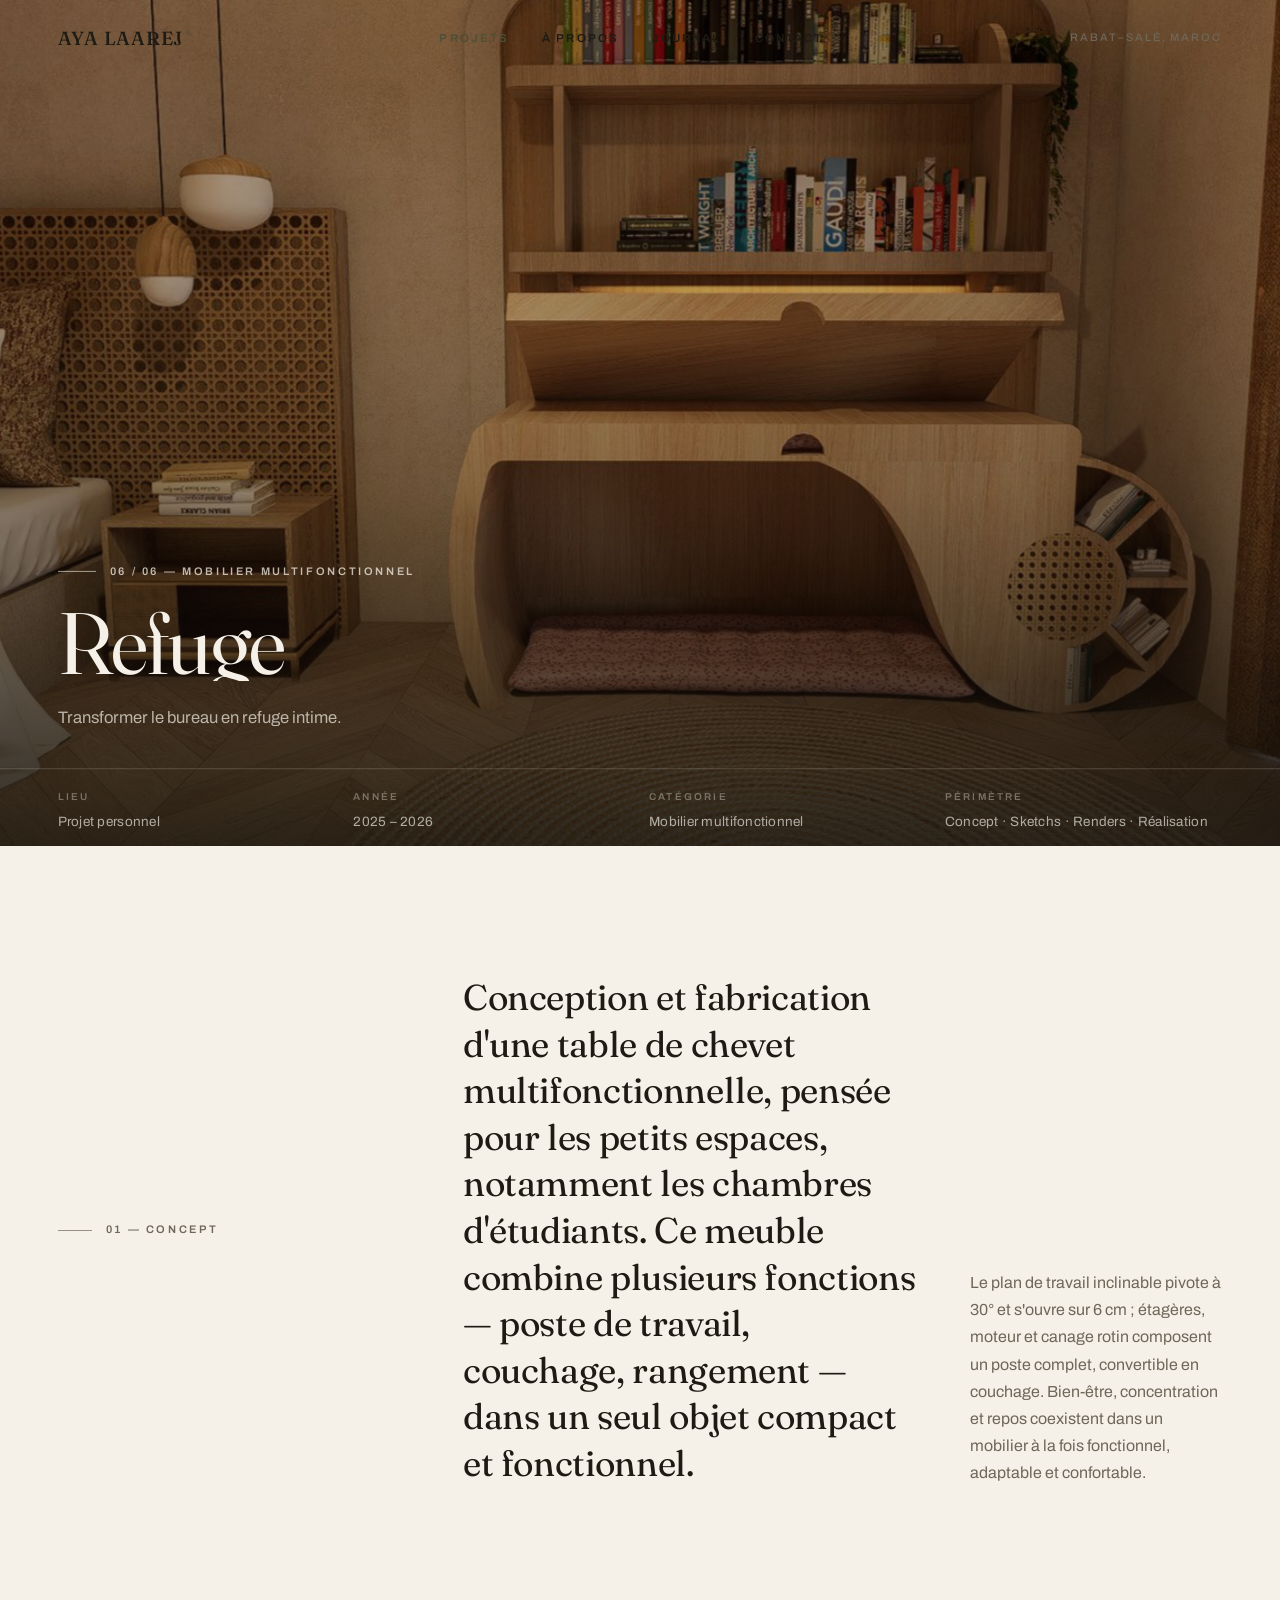
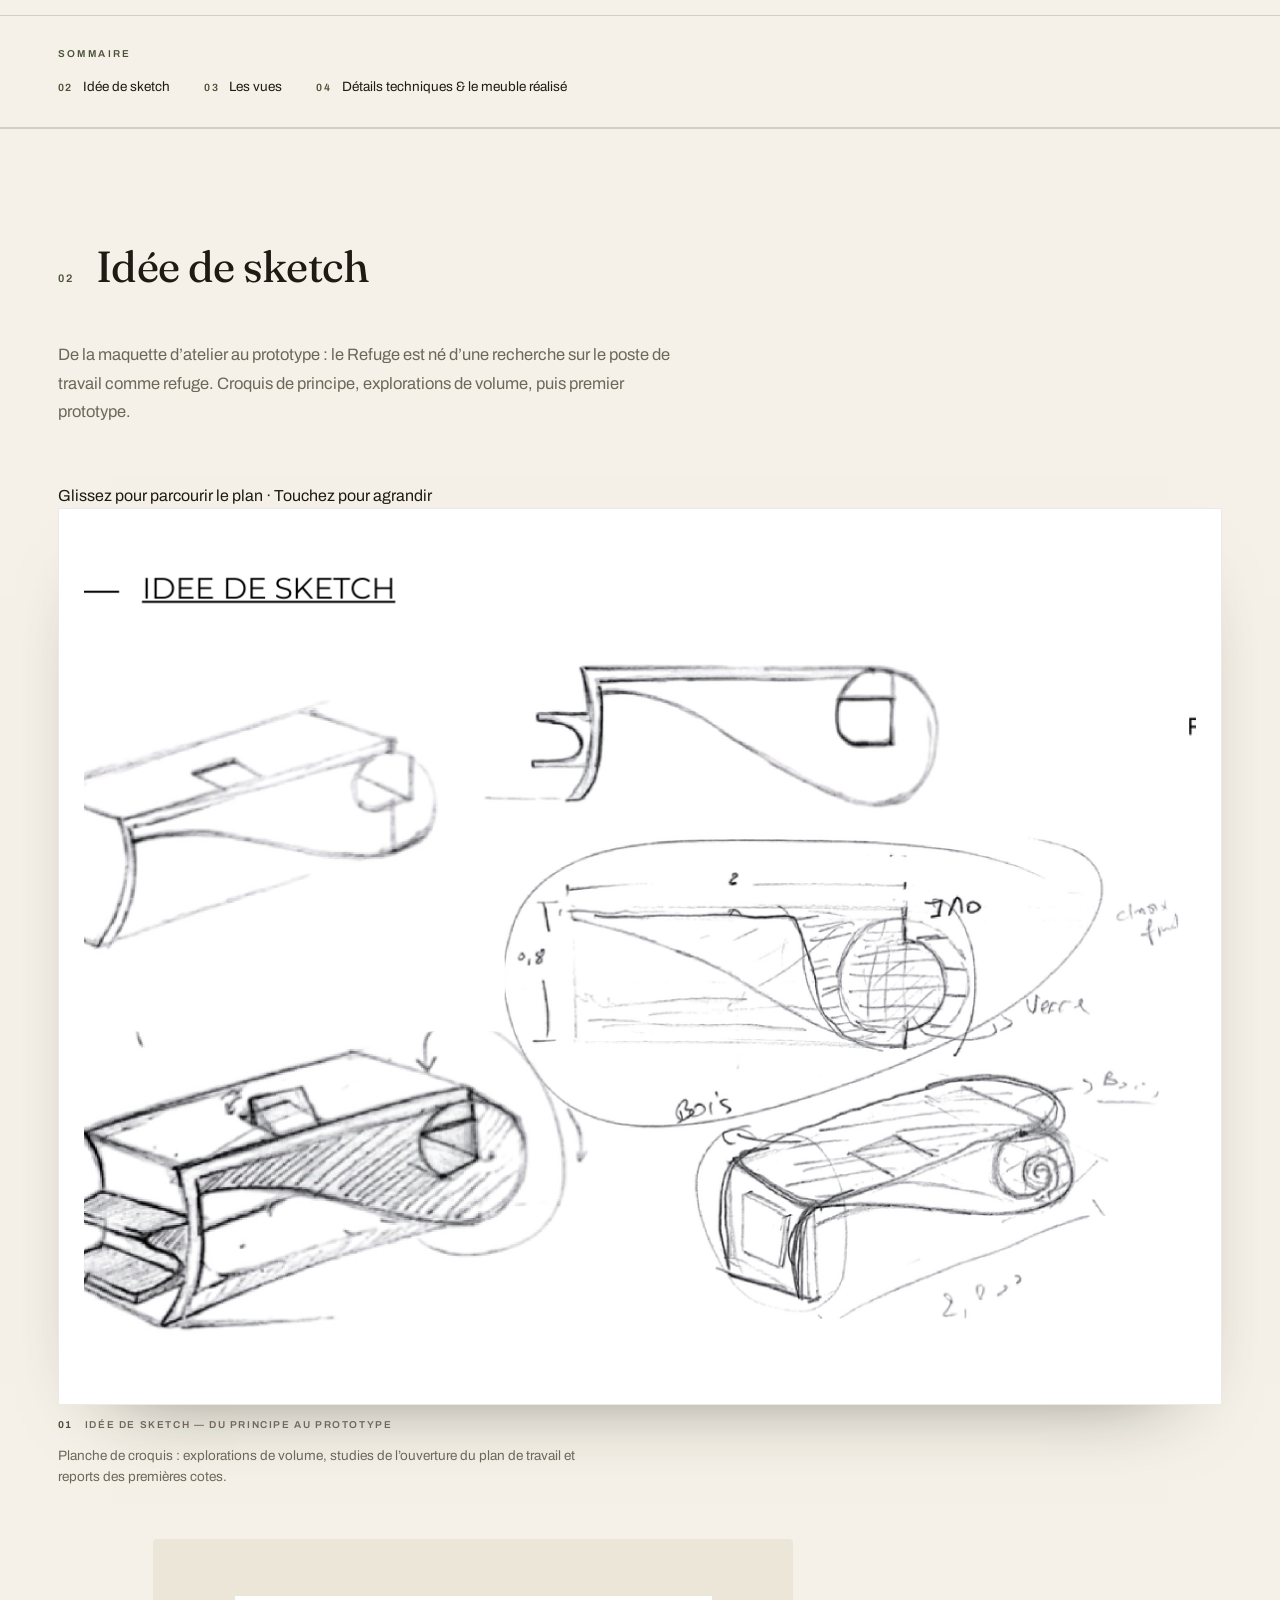
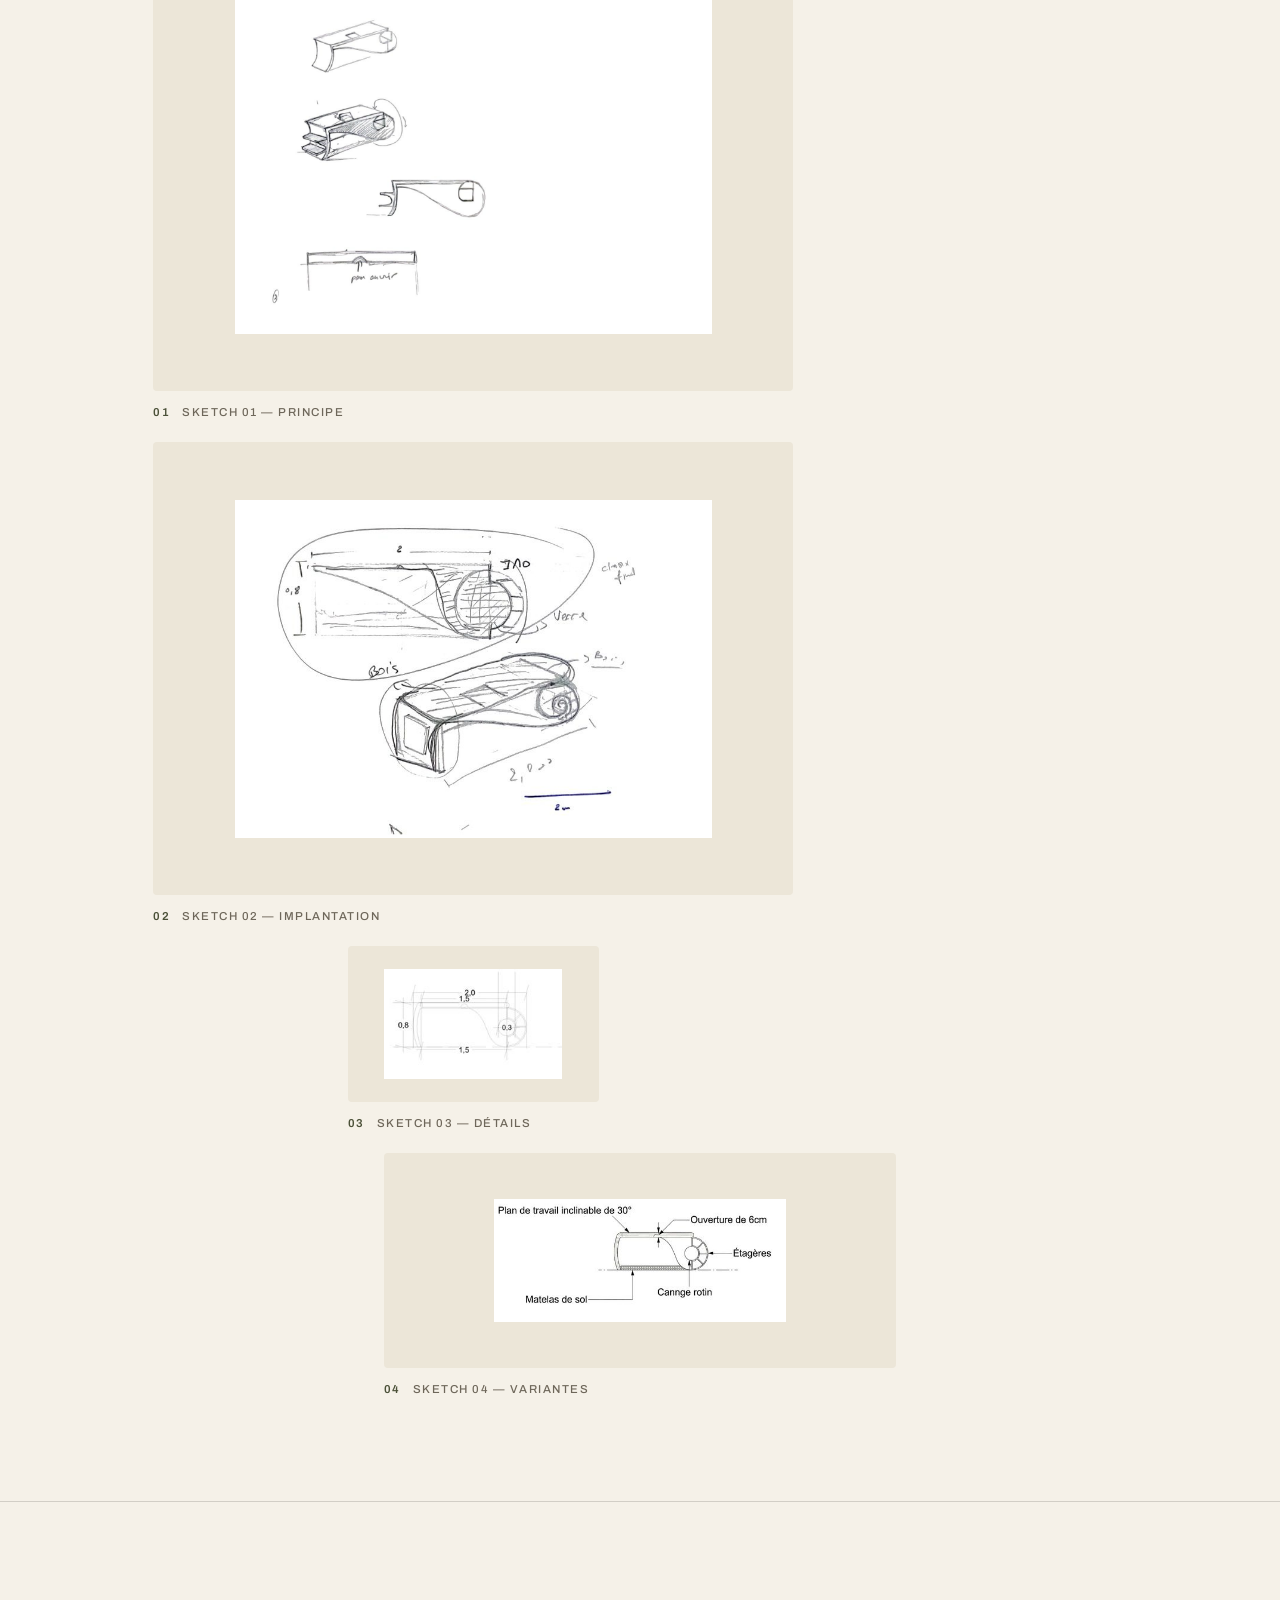
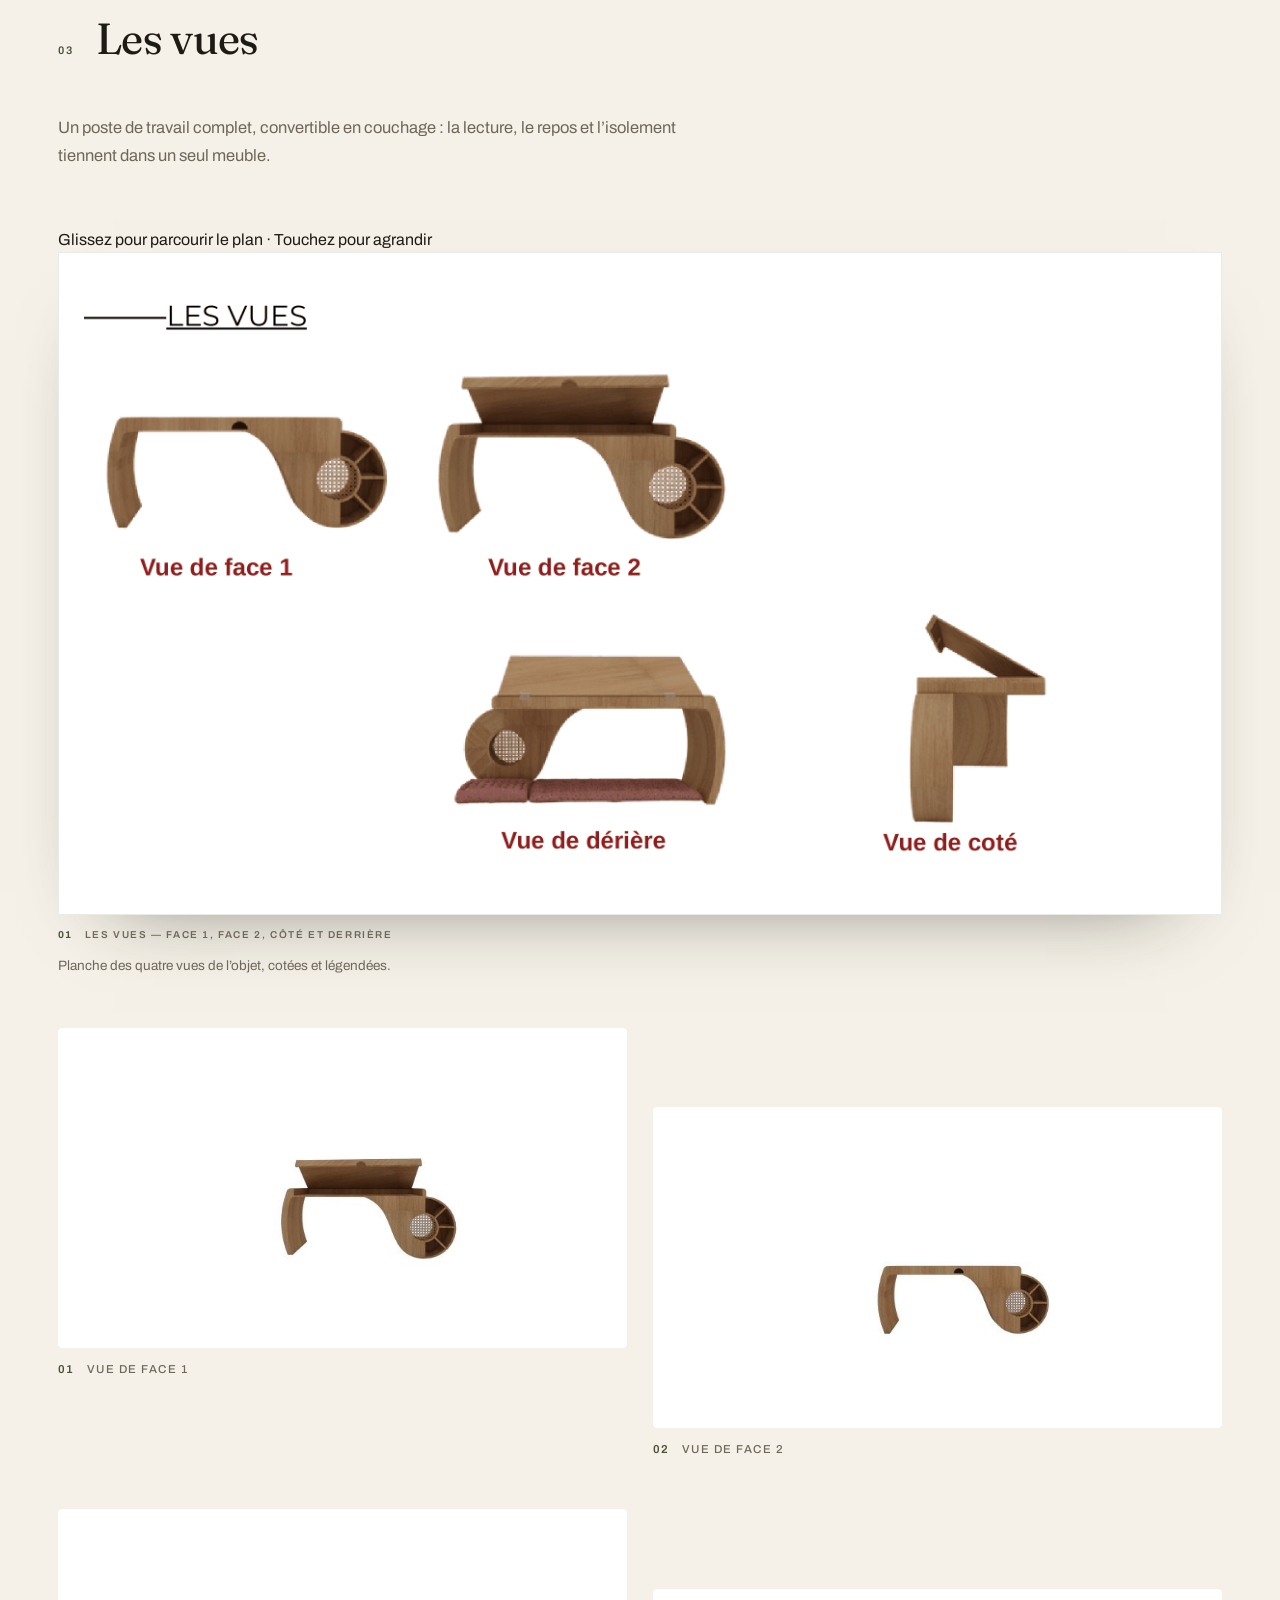
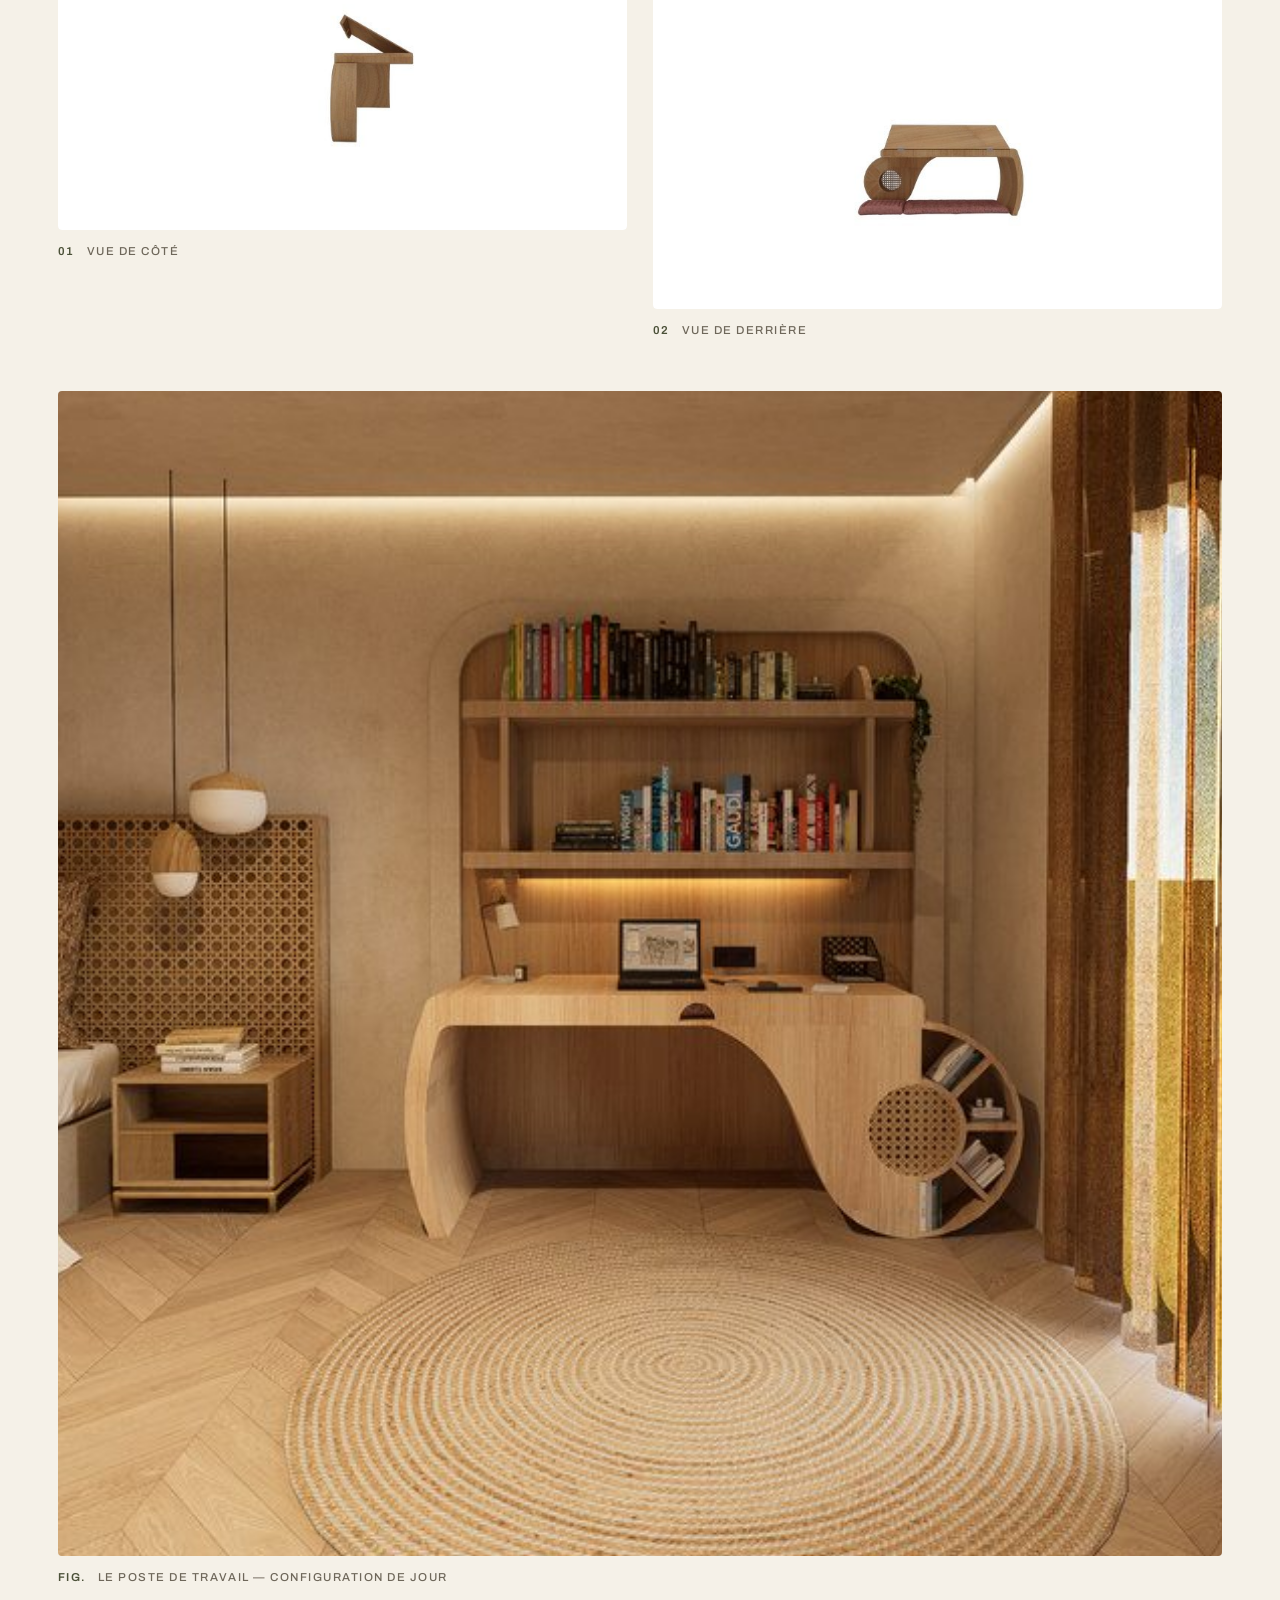
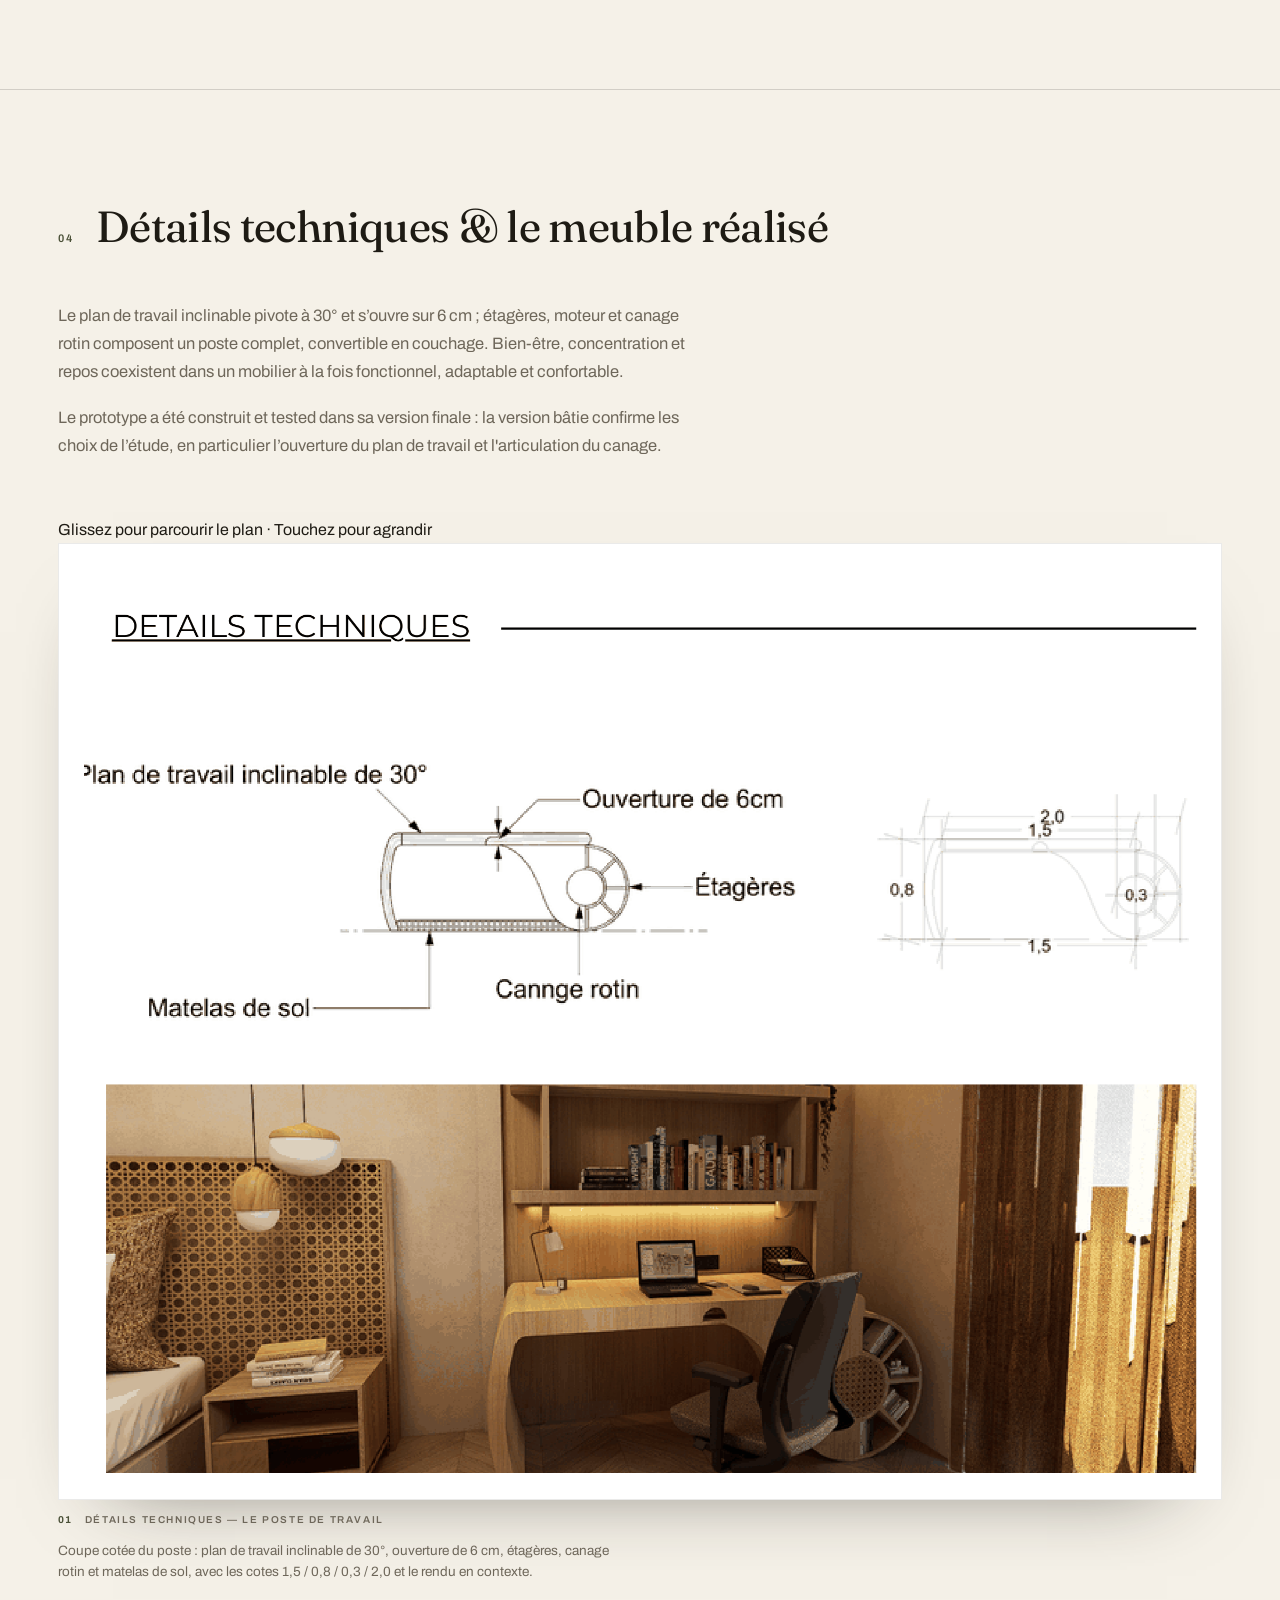
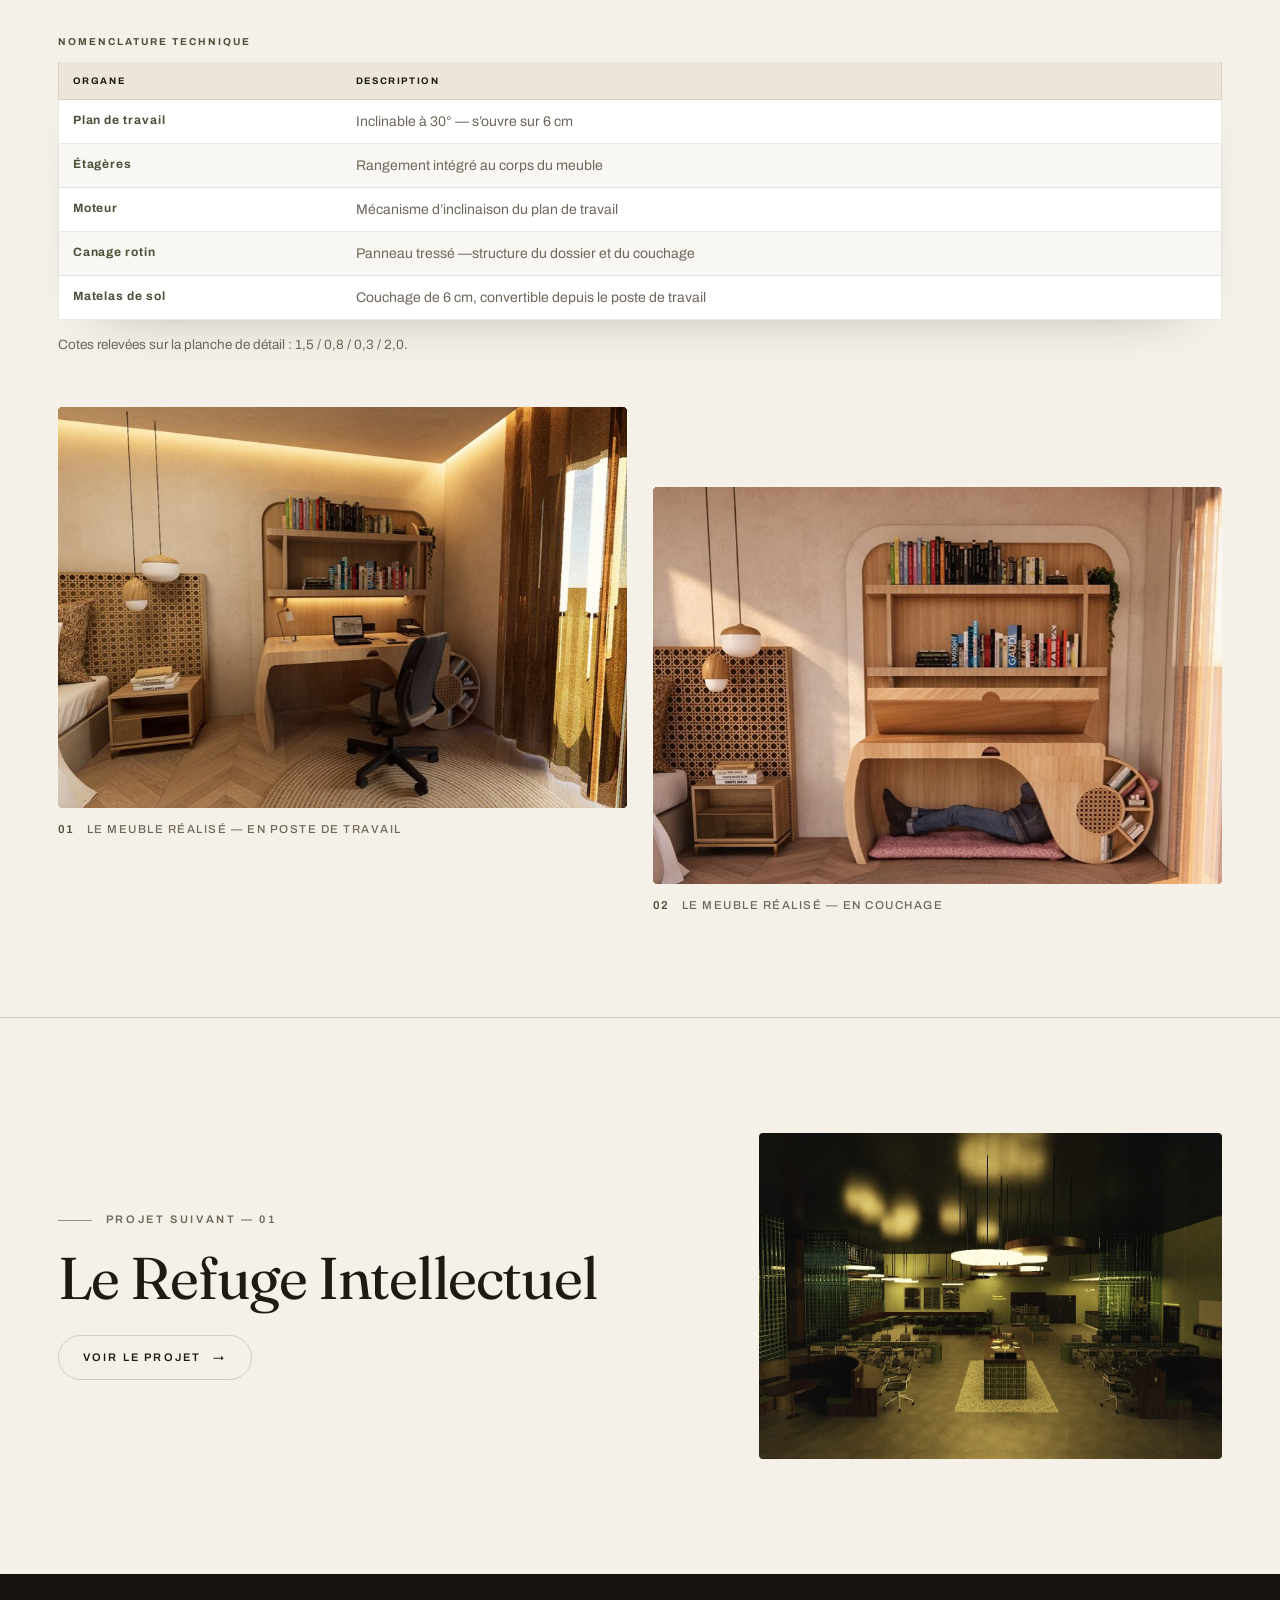
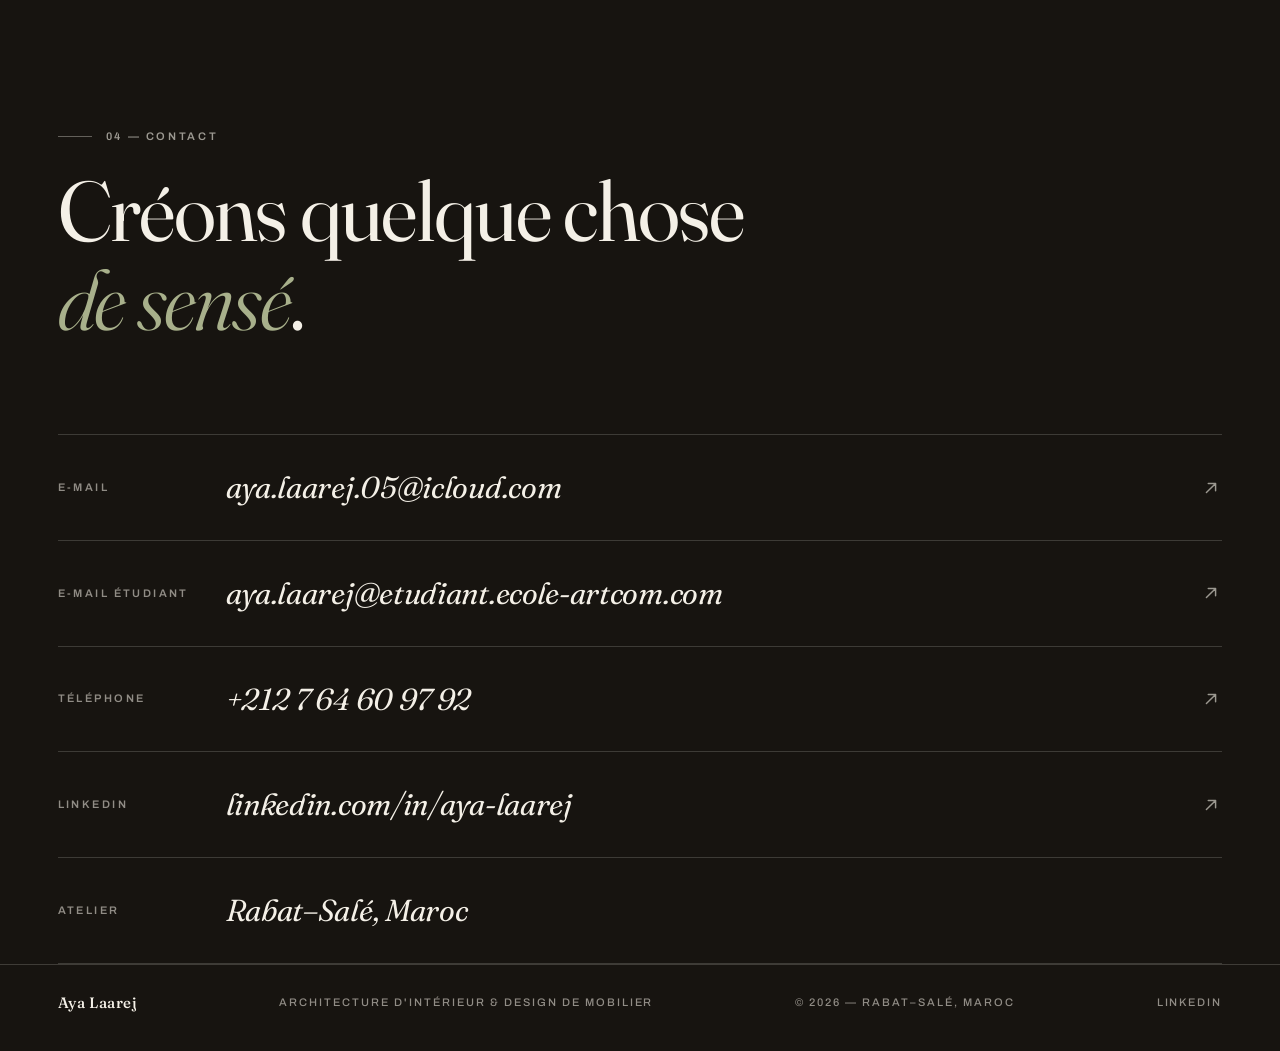
<file: projects/le-refuge.html>
<!doctype html>
<html lang="fr">
<head>
<meta charset="utf-8">
<meta name="viewport" content="width=device-width, initial-scale=1, viewport-fit=cover">
<title>Refuge — Aya Laarej | Architecture d&#x27;intérieur &amp; Design de mobilier</title>
<meta name="description" content="Transformer le bureau en refuge intime. — Projet personnel, 2025 – 2026.">
<meta name="robots" content="index,follow">
<meta property="og:type" content="website">
<meta property="og:site_name" content="Aya Laarej — Architecture d'intérieur & Design de mobilier">
<meta property="og:title" content="Refuge — Aya Laarej | Architecture d&#x27;intérieur &amp; Design de mobilier">
<meta property="og:description" content="Transformer le bureau en refuge intime. — Projet personnel, 2025 – 2026.">
<link rel="icon" href="../favicon.svg" type="image/svg+xml">
<link rel="preconnect" href="https://fonts.googleapis.com">
<link rel="preconnect" href="https://fonts.gstatic.com" crossorigin>
<link href="https://fonts.googleapis.com/css2?family=Archivo:wght@400;500;600;700&family=Fraunces:ital,opsz,wght@0,9..144,300..600;1,9..144,300..600&display=swap" rel="stylesheet">
<link rel="stylesheet" href="../css/base.css">
<link rel="stylesheet" href="../css/nav.css">
<link rel="stylesheet" href="../css/home.css">
<link rel="stylesheet" href="../css/pages.css">
<link rel="stylesheet" href="../css/project.css">
<script>document.documentElement.classList.add('js');</script>
<script src="../vendor/gsap.min.js" defer></script>
<script src="../vendor/ScrollTrigger.min.js" defer></script>
<script src="../vendor/lenis.min.js" defer></script>
<script src="../js/core.js" defer></script>
<script src="../js/interactions.js" defer></script>
</head>
<body>
<div class="preloader" aria-hidden="true">
  <div class="pl-inner">
    <div class="pl-name"><span>A</span><span>Y</span><span>A</span><span>&nbsp;</span><span>L</span><span>A</span><span>A</span><span>R</span><span>E</span><span>J</span></div>
    <div class="pl-sub">Architecture d'intérieur &amp; design de mobilier</div>
  </div>
  <div class="pl-count">000</div>
</div>
<div class="page-wipe" aria-hidden="true"></div>
<div class="cursor" aria-hidden="true"><div class="cursor-dot"></div><div class="cursor-ring"><span class="cursor-label">View</span></div></div>

<header class="nav" id="nav">
  <div class="nav-inner">
    <a class="nav-brand" href="../index.html" data-pt>AYA LAAREJ<sup>&reg;</sup></a>
    <nav class="nav-links" aria-label="Primary">
      <a href="../index.html#projets" data-pt class="active">Projets</a>
      <a href="../a-propos.html" data-pt>À propos</a>
      <a href="../journal.html" data-pt>Journal</a>
      <a href="../index.html#contact" data-pt>Contact</a>
    </nav>
    <div class="nav-right">
      <span class="nav-loc">Rabat–Salé, Maroc</span>
      <button class="burger" id="burger" aria-label="Open menu" aria-expanded="false"><span></span><span></span></button>
    </div>
  </div>
</header>

<div class="menu-overlay" id="menuOverlay">
  <nav class="menu-links" aria-label="Menu">
    <a class="menu-link" href="../index.html" data-pt><span class="menu-idx">01</span><span class="menu-txt">Accueil</span></a>
    <a class="menu-link" href="../index.html#projets" data-pt><span class="menu-idx">02</span><span class="menu-txt">Projets</span></a>
    <a class="menu-link" href="../a-propos.html" data-pt><span class="menu-idx">03</span><span class="menu-txt">À propos</span></a>
    <a class="menu-link" href="../journal.html" data-pt><span class="menu-idx">04</span><span class="menu-txt">Journal</span></a>
    <a class="menu-link" href="../index.html#contact" data-pt><span class="menu-idx">05</span><span class="menu-txt">Contact</span></a>
  </nav>
  <div class="menu-foot">
    <a href="mailto:aya.laarej.05@icloud.com">aya.laarej.05@icloud.com</a>
    <a href="https://www.linkedin.com/in/aya-laarej" target="_blank" rel="noopener">LinkedIn</a>
    <span>Rabat–Salé, Maroc</span>
  </div>
</div>

<main id="main">

<section class="p-hero">
  <div class="p-hero-media parallax"><img src="../assets/projects/le-refuge/01-hero.jpg" alt="Refuge — mobilier multifonctionnel installé dans une pièce"></div>
  <div class="p-hero-scrim"></div>
  <div class="p-hero-content container">
    <p class="p-idx">06 / 06 — Mobilier multifonctionnel</p>
    <h1 class="p-title"><span class="hline"><span class="hline-in">Refuge</span></span></h1>
    <p class="p-tagline">Transformer le bureau en refuge intime.</p>
  </div>
  <div class="p-hero-meta"><div class="container p-meta-grid">
    <div class="p-meta"><div class="m-label">Lieu</div><div class="m-val">Projet personnel</div></div>
    <div class="p-meta"><div class="m-label">Année</div><div class="m-val">2025 – 2026</div></div>
    <div class="p-meta"><div class="m-label">Catégorie</div><div class="m-val">Mobilier multifonctionnel</div></div>
    <div class="p-meta"><div class="m-label">Périmètre</div><div class="m-val">Concept · Sketchs · Renders · Réalisation</div></div>
  </div></div>
</section>

<section class="p-intro"><div class="container p-intro-grid">
  <p class="sec-label rv">01 — Concept</p>
  <p class="p-lead rv">Conception et fabrication d&#x27;une table de chevet multifonctionnelle, pensée pour les petits espaces, notamment les chambres d&#x27;étudiants. Ce meuble combine plusieurs fonctions — poste de travail, couchage, rangement — dans un seul objet compact et fonctionnel.</p>
  <div class="p-body rv"><p>Le plan de travail inclinable pivote à 30° et s&#x27;ouvre sur 6 cm ; étagères, moteur et canage rotin composent un poste complet, convertible en couchage. Bien-être, concentration et repos coexistent dans un mobilier à la fois fonctionnel, adaptable et confortable.</p></div>
</div></section>
<nav class="p-toc" aria-label="Sommaire du projet"><div class="container">
  <p class="toc-label">Sommaire</p>
  <ol class="toc-list"><li><a href="#s-02"><span>02</span>Idée de sketch</a></li><li><a href="#s-03"><span>03</span>Les vues</a></li><li><a href="#s-04"><span>04</span>Détails techniques &amp; le meuble réalisé</a></li></ol>
</div></nav>

<section class="p-sec" id="s-02">
  <div class="container">
    <div class="p-sec-head rv"><span class="p-sec-idx">02</span><h2>Idée de sketch</h2></div>
    <div class="p-sec-text rv"><p>De la maquette d’atelier au prototype : le Refuge est né d’une recherche sur le poste de travail comme refuge. Croquis de principe, explorations de volume, puis premier prototype.</p></div><div class="blk"><div class="tech-wrap rv rv-img"><div class="tech-hint">Glissez pour parcourir le plan · Touchez pour agrandir</div><div class="tech-sheet"><div class="tech-scroll"><img src="../assets/projects/le-refuge/ref-idea.png" alt="Refuge — Idée de sketch — du principe au prototype" loading="lazy"></div></div><div class="tech-cap"><b>01</b><span>Idée de sketch — du principe au prototype</span></div><p class="tech-note" style="margin-top:12px">Planche de croquis : explorations de volume, studies de l’ouverture du plan de travail et reports des premières cotes.</p></div></div><div class="blk blk-mood rv rv-img"><figure class="w4 drw" style="max-width:640px;margin-inline:auto"><div class="bimg" style="--ar:1400/990"><img src="../assets/projects/le-refuge/sk-01.jpg" alt="Refuge — Sketch 01 — principe" loading="lazy"></div><figcaption class="cap"><b>01</b>Sketch 01 — principe</figcaption></figure><figure class="w4 drw" style="max-width:640px;margin-inline:auto"><div class="bimg" style="--ar:800/566"><img src="../assets/projects/le-refuge/sk-02.jpg" alt="Refuge — Sketch 02 — implantation" loading="lazy"></div><figcaption class="cap"><b>02</b>Sketch 02 — implantation</figcaption></figure><figure class="w4 drw" style="max-width:451px;margin-inline:auto"><div class="bimg" style="--ar:251/156"><img src="../assets/projects/le-refuge/sk-03.jpg" alt="Refuge — Sketch 03 — détails" loading="lazy"></div><figcaption class="cap"><b>03</b>Sketch 03 — détails</figcaption></figure><figure class="w6 drw" style="max-width:640px;margin-inline:auto"><div class="bimg" style="--ar:512/215"><img src="../assets/projects/le-refuge/sk-04.jpg" alt="Refuge — Sketch 04 — variantes" loading="lazy"></div><figcaption class="cap"><b>04</b>Sketch 04 — variantes</figcaption></figure></div>
  </div>
</section>
<section class="p-sec" id="s-03">
  <div class="container">
    <div class="p-sec-head rv"><span class="p-sec-idx">03</span><h2>Les vues</h2></div>
    <div class="p-sec-text rv"><p>Un poste de travail complet, convertible en couchage : la lecture, le repos et l’isolement tiennent dans un seul meuble.</p></div><div class="blk"><div class="tech-wrap rv rv-img"><div class="tech-hint">Glissez pour parcourir le plan · Touchez pour agrandir</div><div class="tech-sheet"><div class="tech-scroll"><img src="../assets/projects/le-refuge/ref-vues.png" alt="Refuge — Les vues — face 1, face 2, côté et derrière" loading="lazy"></div></div><div class="tech-cap"><b>01</b><span>Les vues — face 1, face 2, côté et derrière</span></div><p class="tech-note" style="margin-top:12px">Planche des quatre vues de l’objet, cotées et légendées.</p></div></div><div class="blk blk-duo rv rv-img" style="--ar:4/3"><figure><div class="bimg" style="--ar:768/432"><img src="../assets/projects/le-refuge/05-render1.jpg" alt="Refuge — Vue de face 1" loading="lazy"></div><figcaption class="cap"><b>01</b>Vue de face 1</figcaption></figure><figure><div class="bimg" style="--ar:768/432"><img src="../assets/projects/le-refuge/06-render2.jpg" alt="Refuge — Vue de face 2" loading="lazy"></div><figcaption class="cap"><b>02</b>Vue de face 2</figcaption></figure></div><div class="blk blk-duo rv rv-img" style="--ar:4/3"><figure><div class="bimg" style="--ar:768/432"><img src="../assets/projects/le-refuge/07-render3.jpg" alt="Refuge — Vue de côté" loading="lazy"></div><figcaption class="cap"><b>01</b>Vue de côté</figcaption></figure><figure><div class="bimg" style="--ar:768/432"><img src="../assets/projects/le-refuge/08-render4.jpg" alt="Refuge — Vue de derrière" loading="lazy"></div><figcaption class="cap"><b>02</b>Vue de derrière</figcaption></figure></div><div class="blk blk-full parallax rv rv-img" style="--ar:660/660"><figure><div class="bimg"><img src="../assets/projects/le-refuge/02-desk.jpg" alt="Refuge — Le poste de travail — configuration de jour" loading="lazy"></div><figcaption class="cap"><b>Fig.</b>Le poste de travail — configuration de jour</figcaption></figure></div>
  </div>
</section>
<section class="p-sec" id="s-04">
  <div class="container">
    <div class="p-sec-head rv"><span class="p-sec-idx">04</span><h2>Détails techniques &amp; le meuble réalisé</h2></div>
    <div class="p-sec-text rv"><p>Le plan de travail inclinable pivote à 30° et s’ouvre sur 6 cm ; étagères, moteur et canage rotin composent un poste complet, convertible en couchage. Bien-être, concentration et repos coexistent dans un mobilier à la fois fonctionnel, adaptable et confortable.</p><p>Le prototype a été construit et tested dans sa version finale : la version bâtie confirme les choix de l’étude, en particulier l’ouverture du plan de travail et l&#x27;articulation du canage.</p></div><div class="blk"><div class="tech-wrap rv rv-img"><div class="tech-hint">Glissez pour parcourir le plan · Touchez pour agrandir</div><div class="tech-sheet"><div class="tech-scroll"><img src="../assets/projects/le-refuge/ref-details.png" alt="Refuge — Détails techniques — le poste de travail" loading="lazy"></div></div><div class="tech-cap"><b>01</b><span>Détails techniques — le poste de travail</span></div><p class="tech-note" style="margin-top:12px">Coupe cotée du poste : plan de travail inclinable de 30°, ouverture de 6 cm, étagères, canage rotin et matelas de sol, avec les cotes 1,5 / 0,8 / 0,3 / 2,0 et le rendu en contexte.</p></div></div><div class="blk rv"><div class="tech-table-scroll"><table class="spec-table"><caption>Nomenclature technique</caption><thead><tr><th>Organe</th><th>Description</th></tr></thead><tbody><tr><td class="code" data-label="Organe">Plan de travail</td><td class="spec" data-label="Description">Inclinable à 30° — s’ouvre sur 6 cm</td></tr><tr><td class="code" data-label="Organe">Étagères</td><td class="spec" data-label="Description">Rangement intégré au corps du meuble</td></tr><tr><td class="code" data-label="Organe">Moteur</td><td class="spec" data-label="Description">Mécanisme d’inclinaison du plan de travail</td></tr><tr><td class="code" data-label="Organe">Canage rotin</td><td class="spec" data-label="Description">Panneau tressé —structure du dossier et du couchage</td></tr><tr><td class="code" data-label="Organe">Matelas de sol</td><td class="spec" data-label="Description">Couchage de 6 cm, convertible depuis le poste de travail</td></tr></tbody></table></div><p class="tech-note" style="margin-top:14px">Cotes relevées sur la planche de détail : 1,5 / 0,8 / 0,3 / 2,0.</p></div><div class="blk blk-duo rv rv-img" style="--ar:4/3"><figure><div class="bimg" style="--ar:792/558"><img src="../assets/projects/le-refuge/03-built-desk.jpg" alt="Refuge — Le meuble réalisé — en poste de travail" loading="lazy"></div><figcaption class="cap"><b>01</b>Le meuble réalisé — en poste de travail</figcaption></figure><figure><div class="bimg" style="--ar:852/594"><img src="../assets/projects/le-refuge/04-built-bed.jpg" alt="Refuge — Le meuble réalisé — en couchage" loading="lazy"></div><figcaption class="cap"><b>02</b>Le meuble réalisé — en couchage</figcaption></figure></div>
  </div>
</section>
<a class="p-next" href="le-refuge-intellectuel.html" data-pt>
  <div class="container p-next-inner">
    <div class="p-next-txt"><p class="sec-label">Projet suivant — 01</p><h2 class="p-next-title">Le Refuge Intellectuel</h2><span class="p-next-cta">Voir le projet <span aria-hidden="true">→</span></span></div>
    <div class="p-next-media" style="--ar:1107/780"><img src="../assets/projects/le-refuge-intellectuel/card.jpg" alt="Le Refuge Intellectuel — salle de lecture aux suspensions circulaires" loading="lazy"></div>
  </div>
</a>

<section class="contact" id="contact">
  <div class="container">
    <p class="sec-label rv">04 — Contact</p>
    <h2 class="contact-title rv">Créons quelque chose <em>de sensé</em>.</h2>
    <div class="contact-rows rv">
      <a class="contact-row" href="mailto:aya.laarej.05@icloud.com">
        <span class="c-label">E-mail</span><span class="c-val">aya.laarej.05@icloud.com</span><span class="c-arrow"><svg viewBox="0 0 24 24" fill="none" stroke="currentColor" stroke-width="1.6" stroke-linecap="round" stroke-linejoin="round" aria-hidden="true"><path d="M7 17L17 7M9 7h8v8"/></svg></span>
      </a>
      <a class="contact-row" href="mailto:aya.laarej@etudiant.ecole-artcom.com">
        <span class="c-label">E-mail étudiant</span><span class="c-val">aya.laarej@etudiant.ecole-artcom.com</span><span class="c-arrow"><svg viewBox="0 0 24 24" fill="none" stroke="currentColor" stroke-width="1.6" stroke-linecap="round" stroke-linejoin="round" aria-hidden="true"><path d="M7 17L17 7M9 7h8v8"/></svg></span>
      </a>
      <a class="contact-row" href="tel:+212764609792">
        <span class="c-label">Téléphone</span><span class="c-val">+212 7 64 60 97 92</span><span class="c-arrow"><svg viewBox="0 0 24 24" fill="none" stroke="currentColor" stroke-width="1.6" stroke-linecap="round" stroke-linejoin="round" aria-hidden="true"><path d="M7 17L17 7M9 7h8v8"/></svg></span>
      </a>
      <a class="contact-row" href="https://www.linkedin.com/in/aya-laarej" target="_blank" rel="noopener">
        <span class="c-label">LinkedIn</span><span class="c-val">linkedin.com/in/aya-laarej</span><span class="c-arrow"><svg viewBox="0 0 24 24" fill="none" stroke="currentColor" stroke-width="1.6" stroke-linecap="round" stroke-linejoin="round" aria-hidden="true"><path d="M7 17L17 7M9 7h8v8"/></svg></span>
      </a>
      <div class="contact-row">
        <span class="c-label">Atelier</span><span class="c-val">Rabat–Salé, Maroc</span><span class="c-arrow"></span>
      </div>
    </div>
  </div>
</section>

</main>

<footer class="site-footer">
  <div class="footer-inner">
    <span class="f-brand">Aya Laarej</span>
    <span>Architecture d'intérieur &amp; design de mobilier</span>
    <span>© 2026 — Rabat–Salé, Maroc</span>
    <a href="https://www.linkedin.com/in/aya-laarej" target="_blank" rel="noopener">LinkedIn</a>
  </div>
</footer>

<button class="to-top" id="toTop" aria-label="Back to top"><svg viewBox="0 0 24 24" fill="none" stroke="currentColor" stroke-width="1.6" stroke-linecap="round" stroke-linejoin="round" aria-hidden="true"><path d="M12 19V5M5 12l7-7 7 7"/></svg></button>

<div class="lightbox" id="lightbox" role="dialog" aria-modal="true" aria-label="Image viewer">
  <button class="lb-btn lb-close" aria-label="Close"><svg viewBox="0 0 24 24" fill="none" stroke="currentColor" stroke-width="1.6" stroke-linecap="round" aria-hidden="true"><path d="M6 6l12 12M18 6L6 18"/></svg></button>
  <button class="lb-btn lb-prev" aria-label="Previous image"><svg viewBox="0 0 24 24" fill="none" stroke="currentColor" stroke-width="1.6" stroke-linecap="round" stroke-linejoin="round" aria-hidden="true"><path d="M19 12H5M12 19l-7-7 7-7"/></svg></button>
  <figure class="lb-stage"><img id="lbImg" alt=""><figcaption class="lb-cap" id="lbCap"></figcaption>
    <div class="lb-planbar" id="lbPlanBar"><button type="button" data-lb-zoom="out" aria-label="Réduire">−</button><span>Zoom</span><button type="button" data-lb-zoom="in" aria-label="Agrandir">+</button><button type="button" data-lb-zoom="fit">Ajuster</button></div>
  </figure>
  <button class="lb-btn lb-next" aria-label="Next image"><svg viewBox="0 0 24 24" fill="none" stroke="currentColor" stroke-width="1.6" stroke-linecap="round" stroke-linejoin="round" aria-hidden="true"><path d="M5 12h14M12 5l7 7-7 7"/></svg></button>
  <div class="lb-count" id="lbCount"></div>
</div>
</body>
</html>
</file>
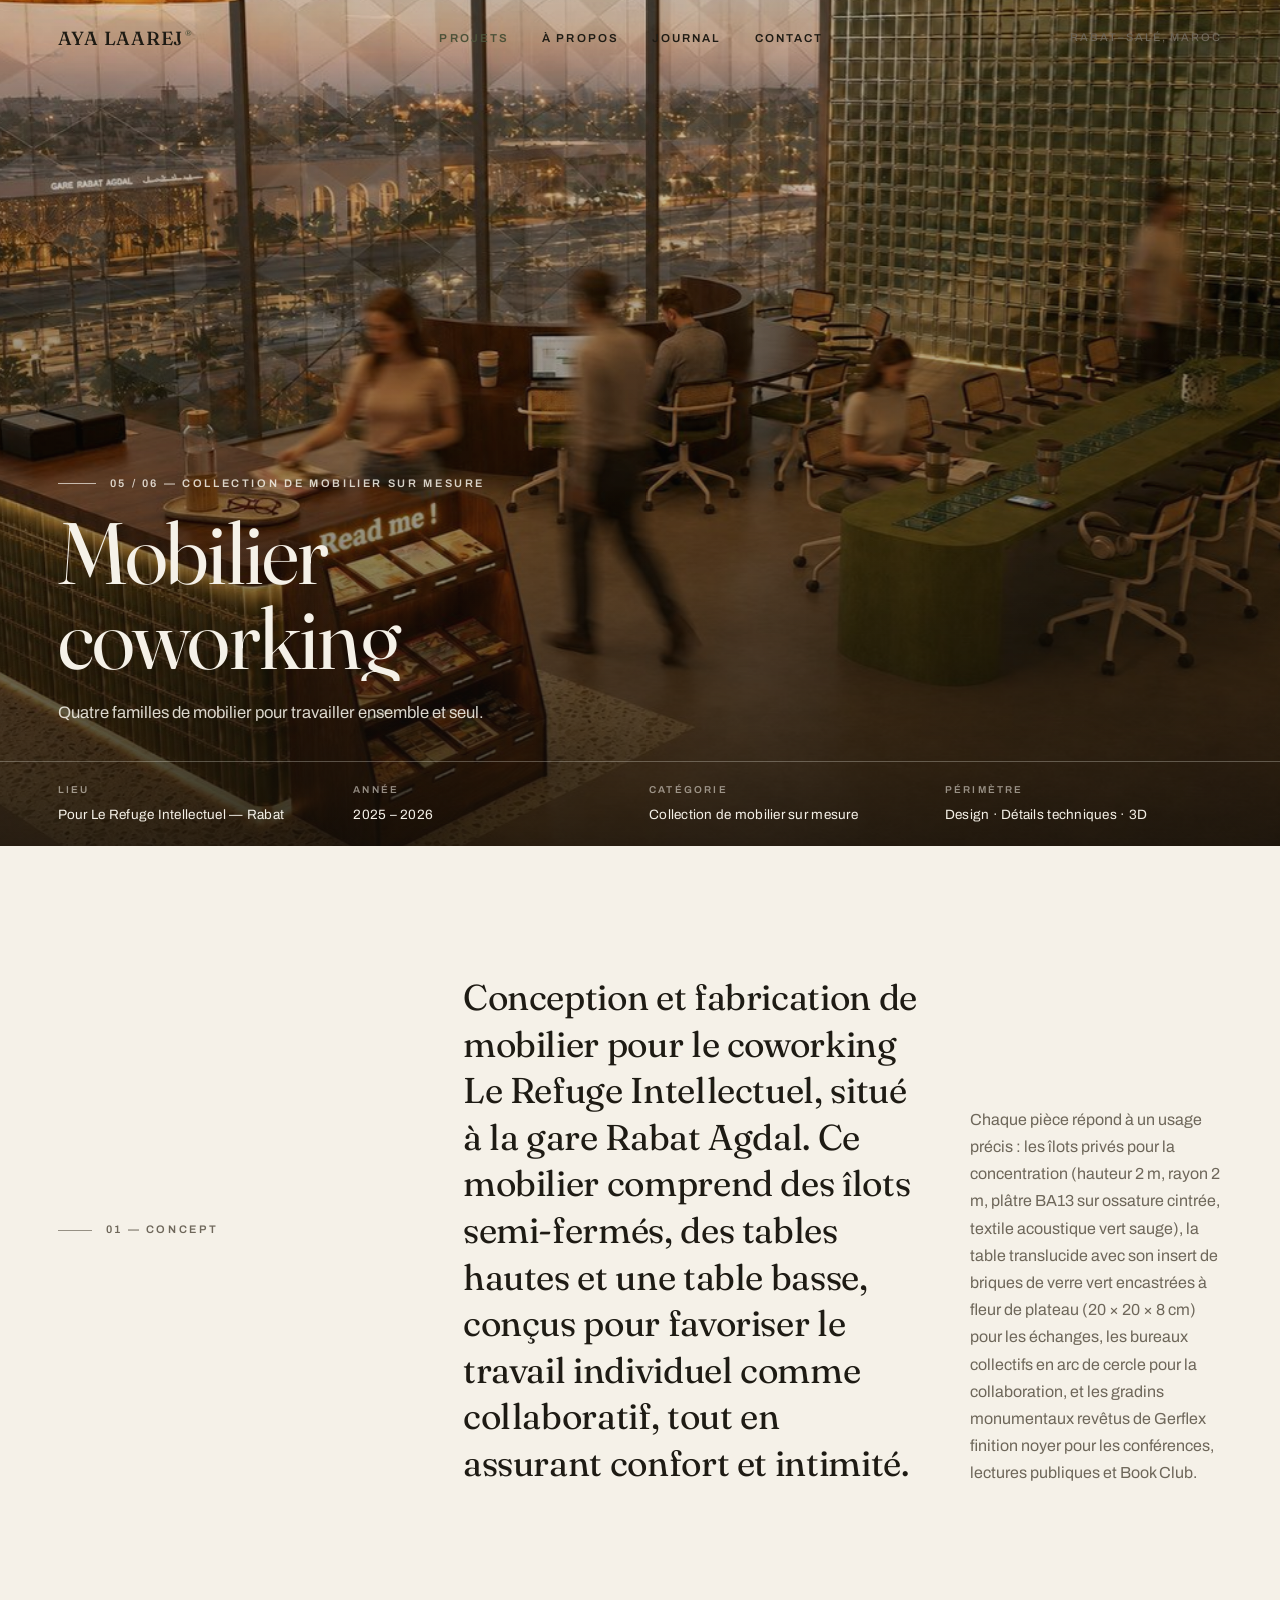
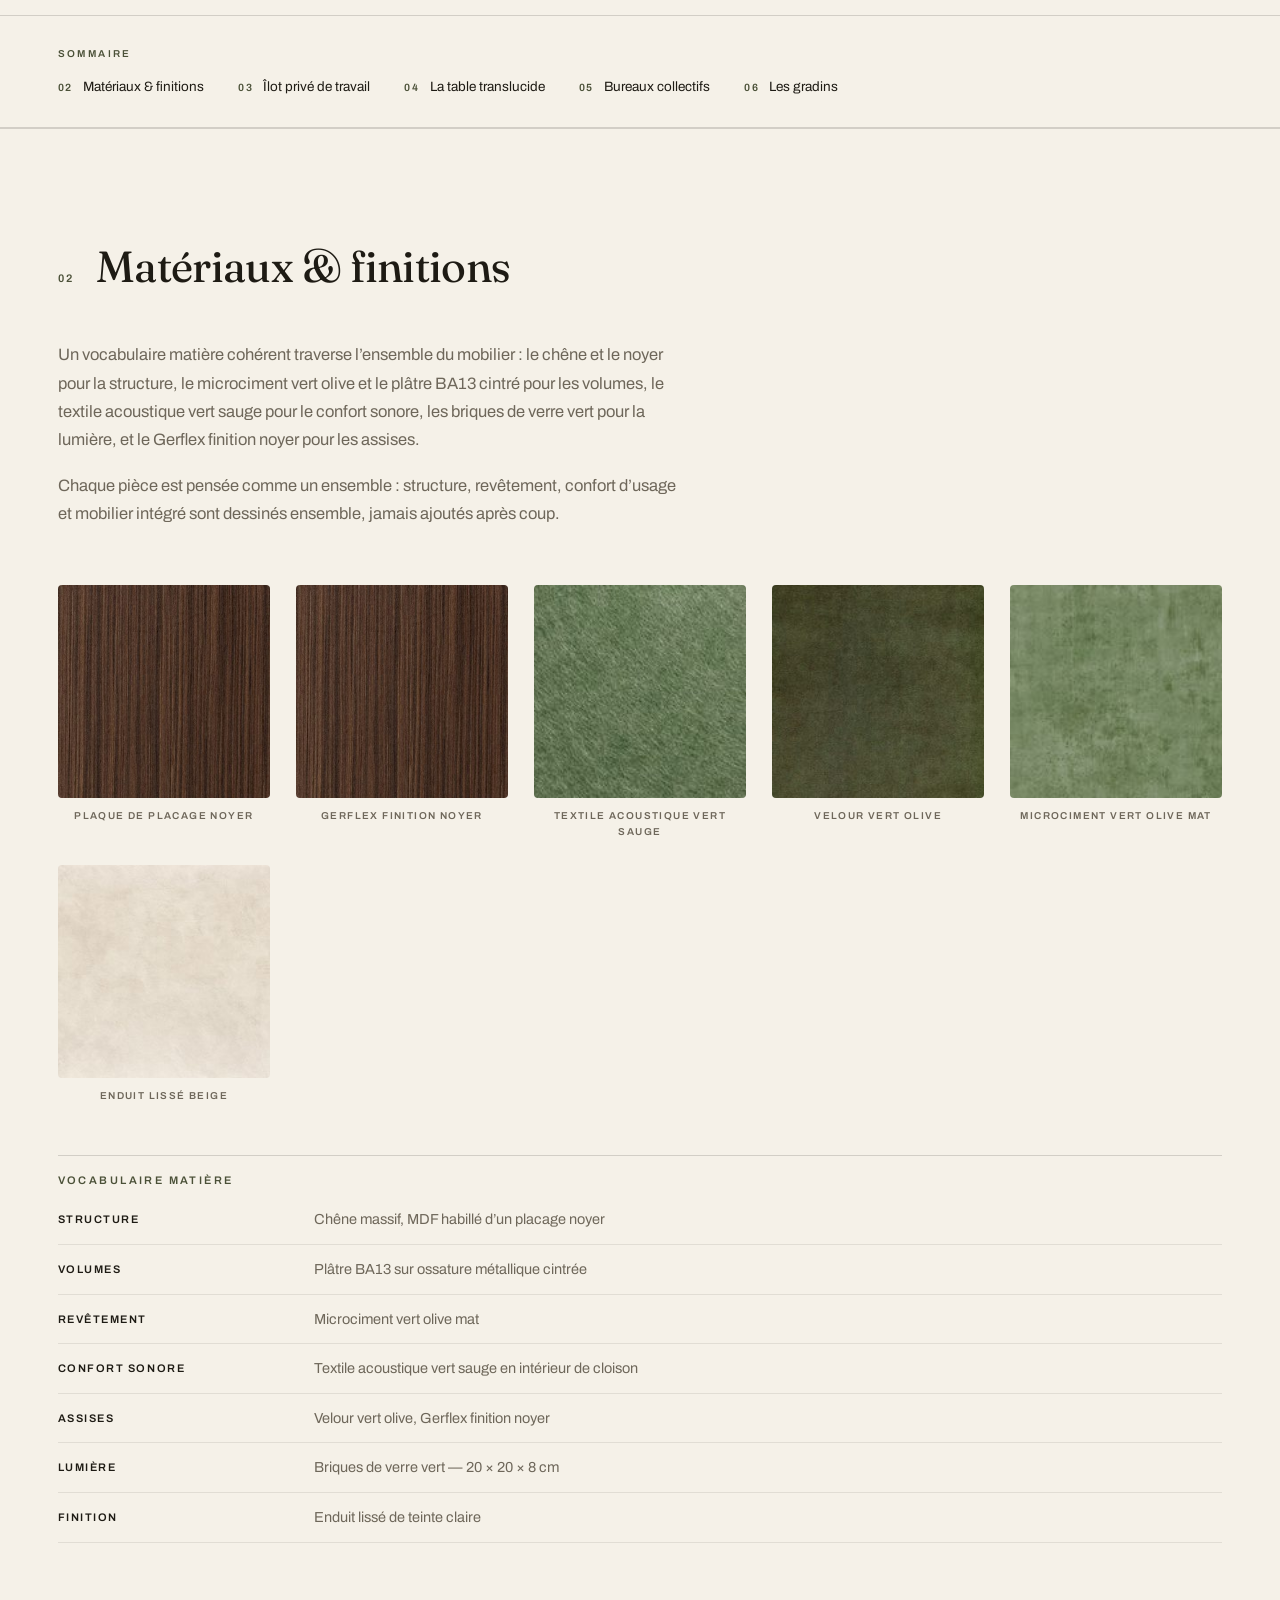
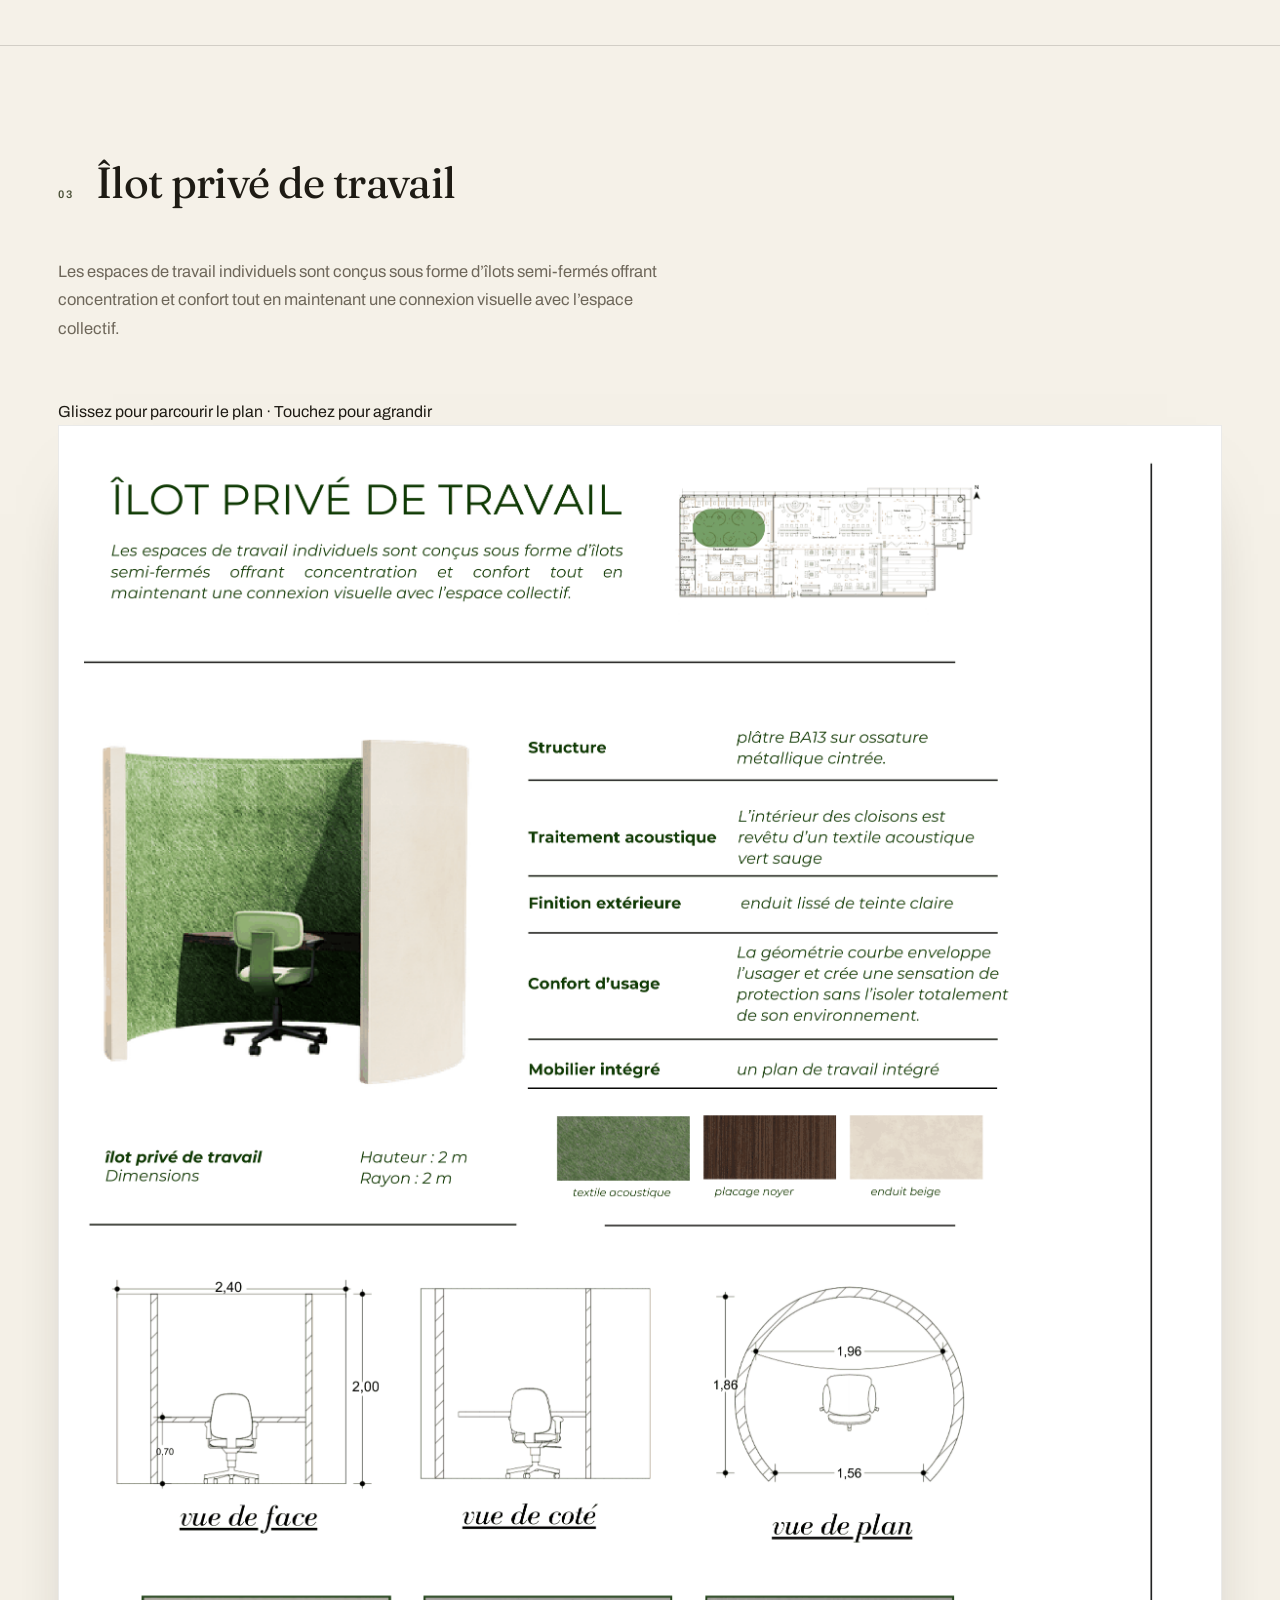
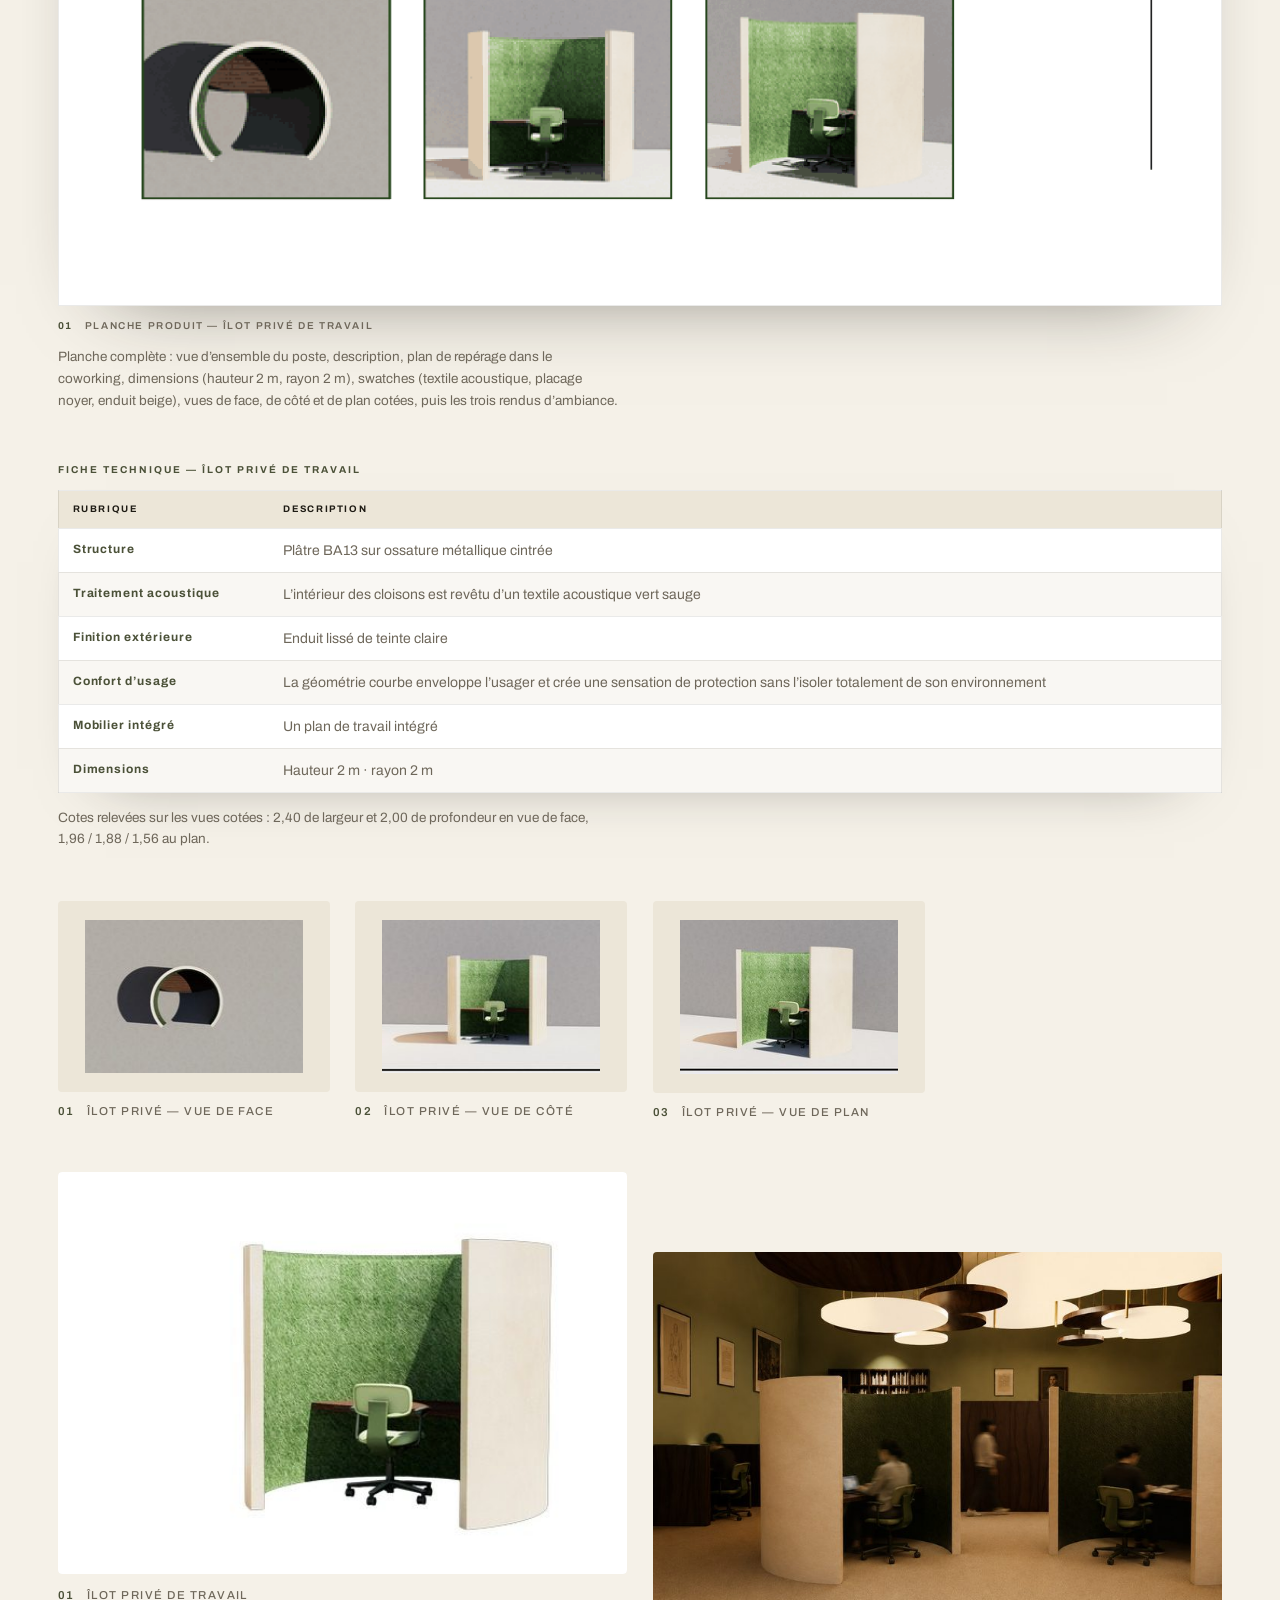
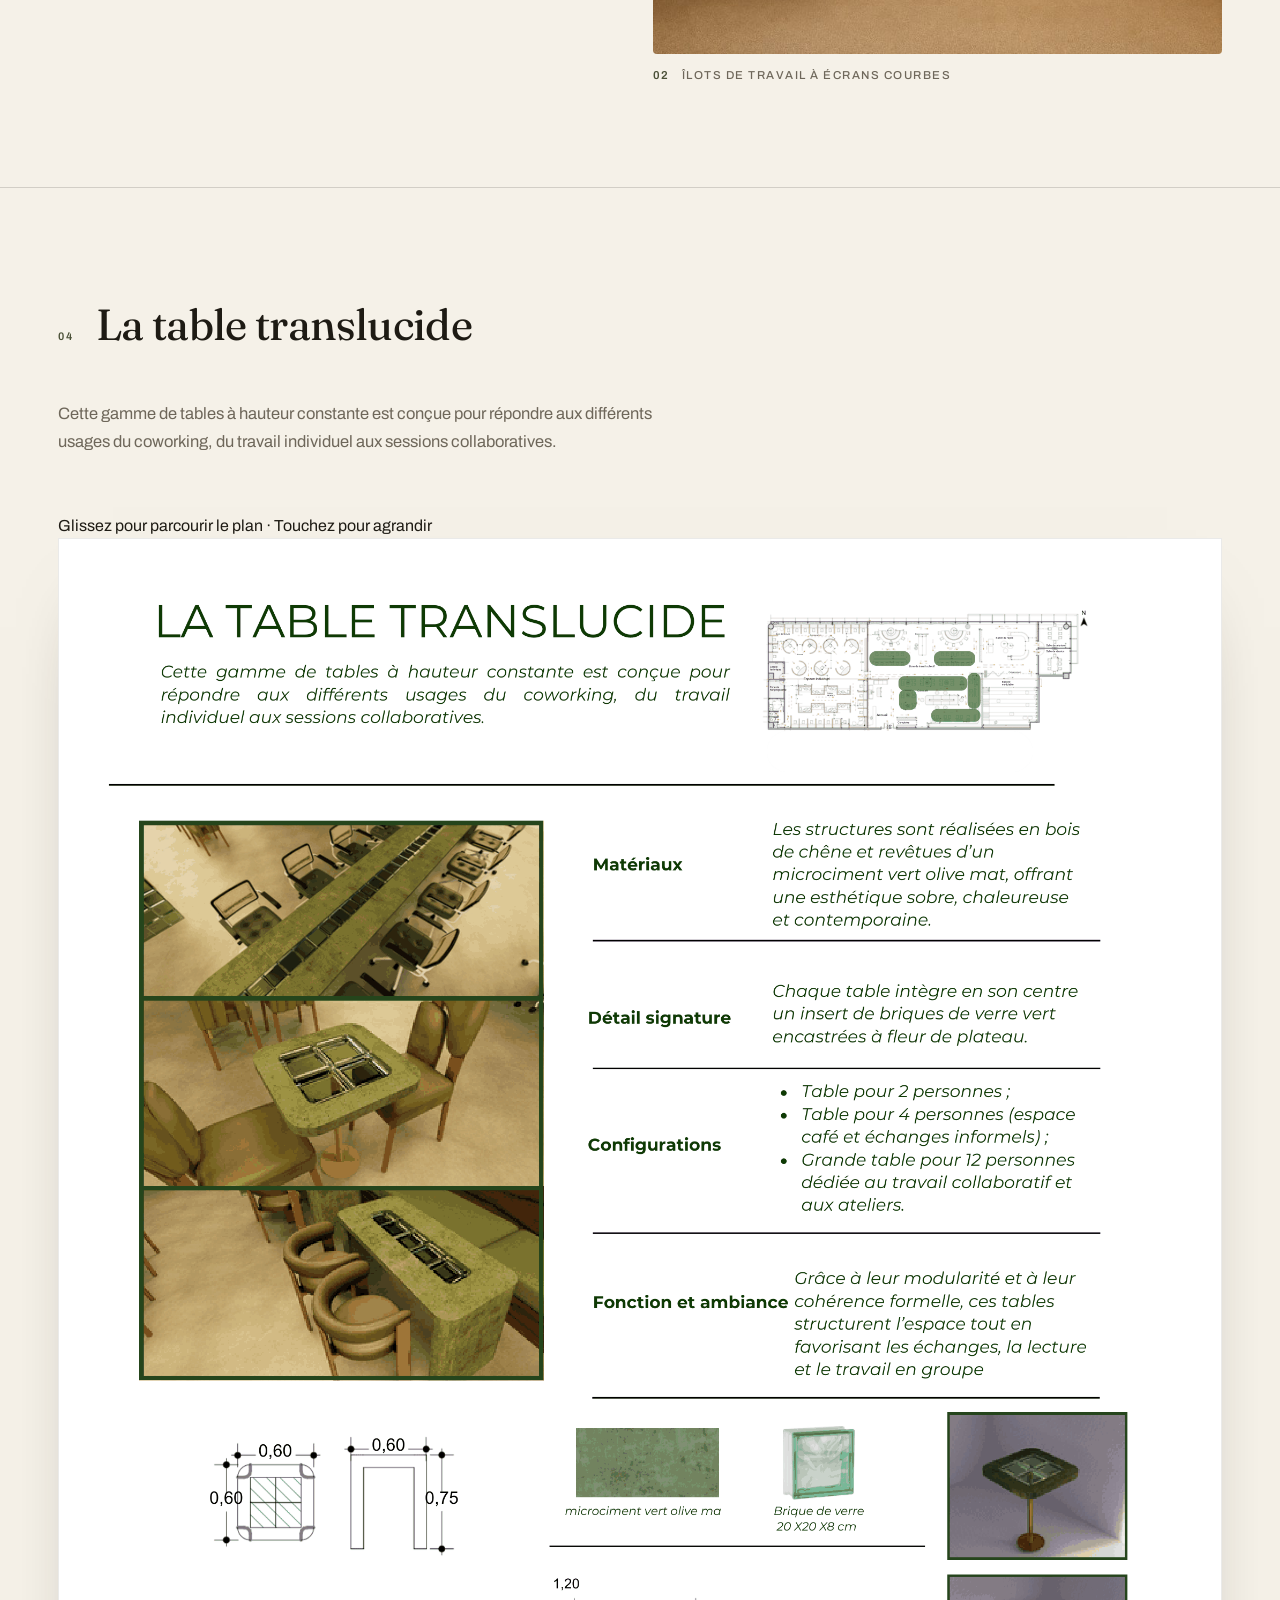
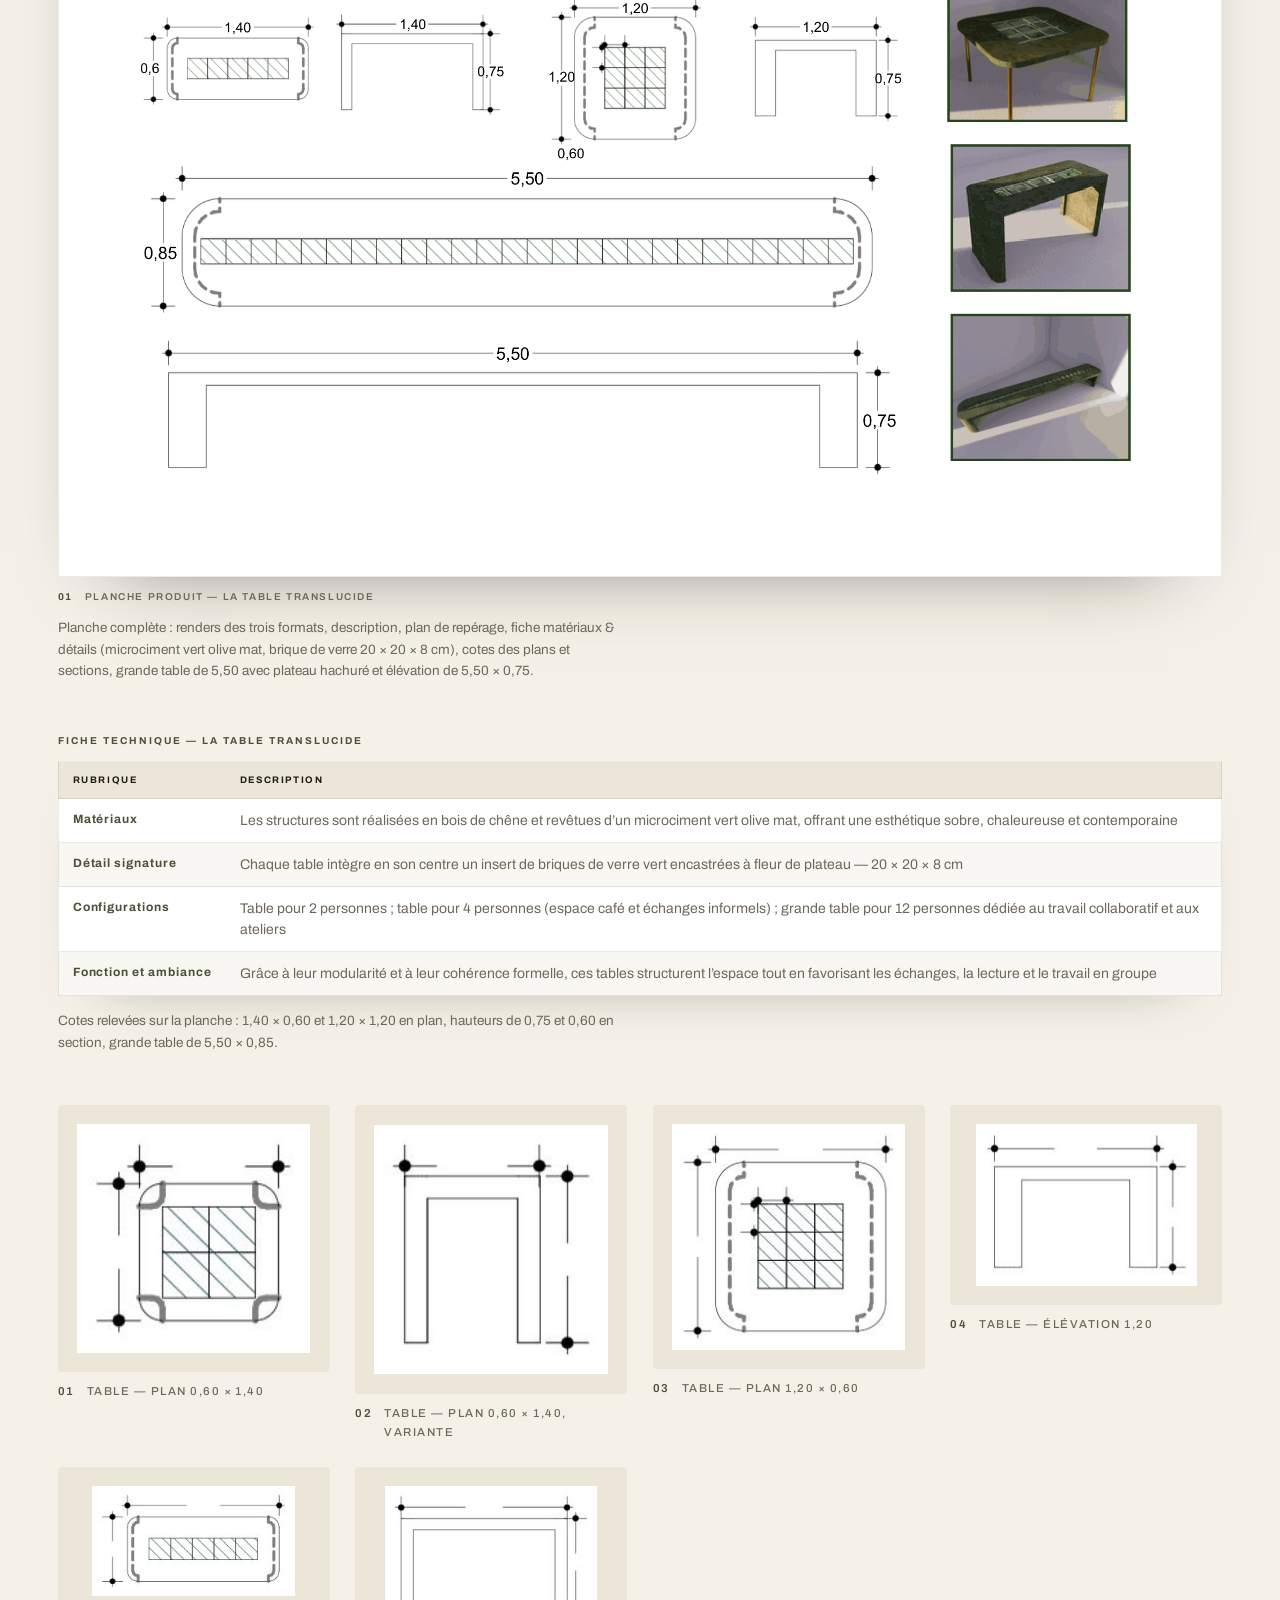
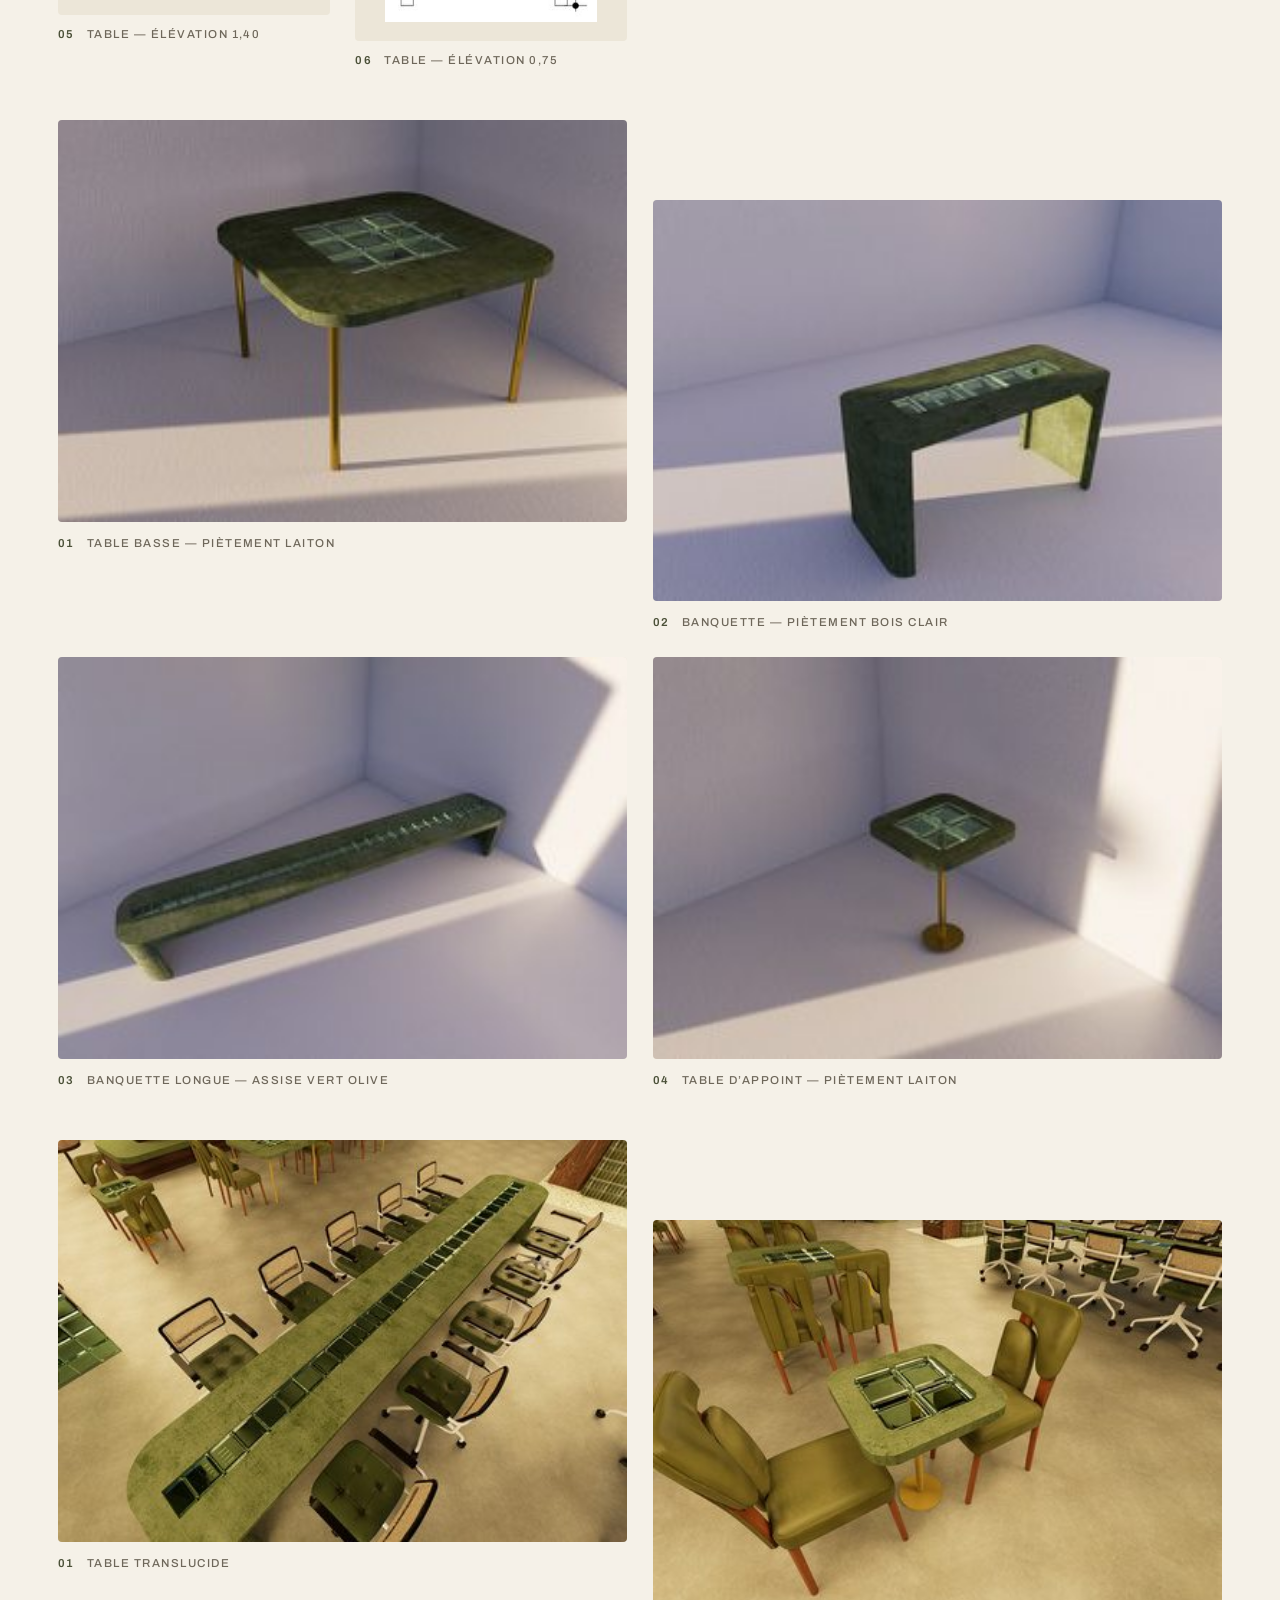
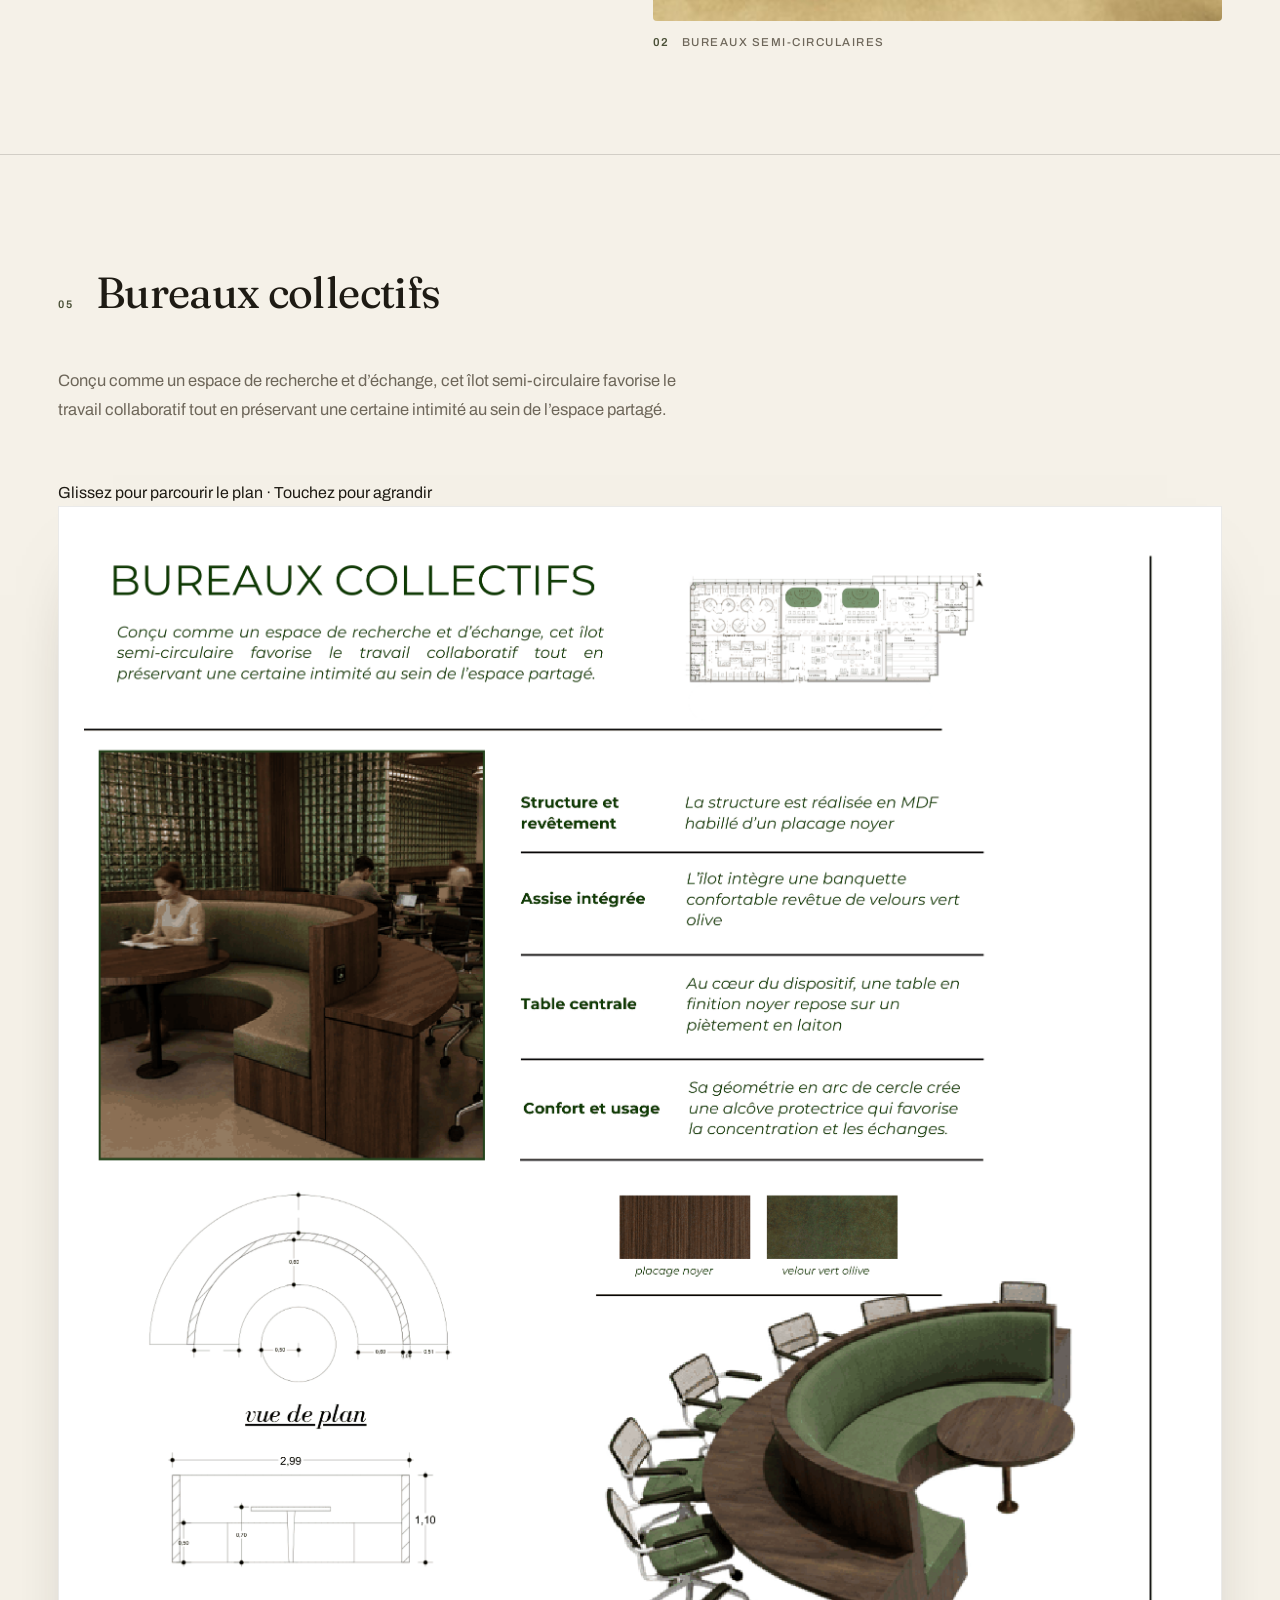
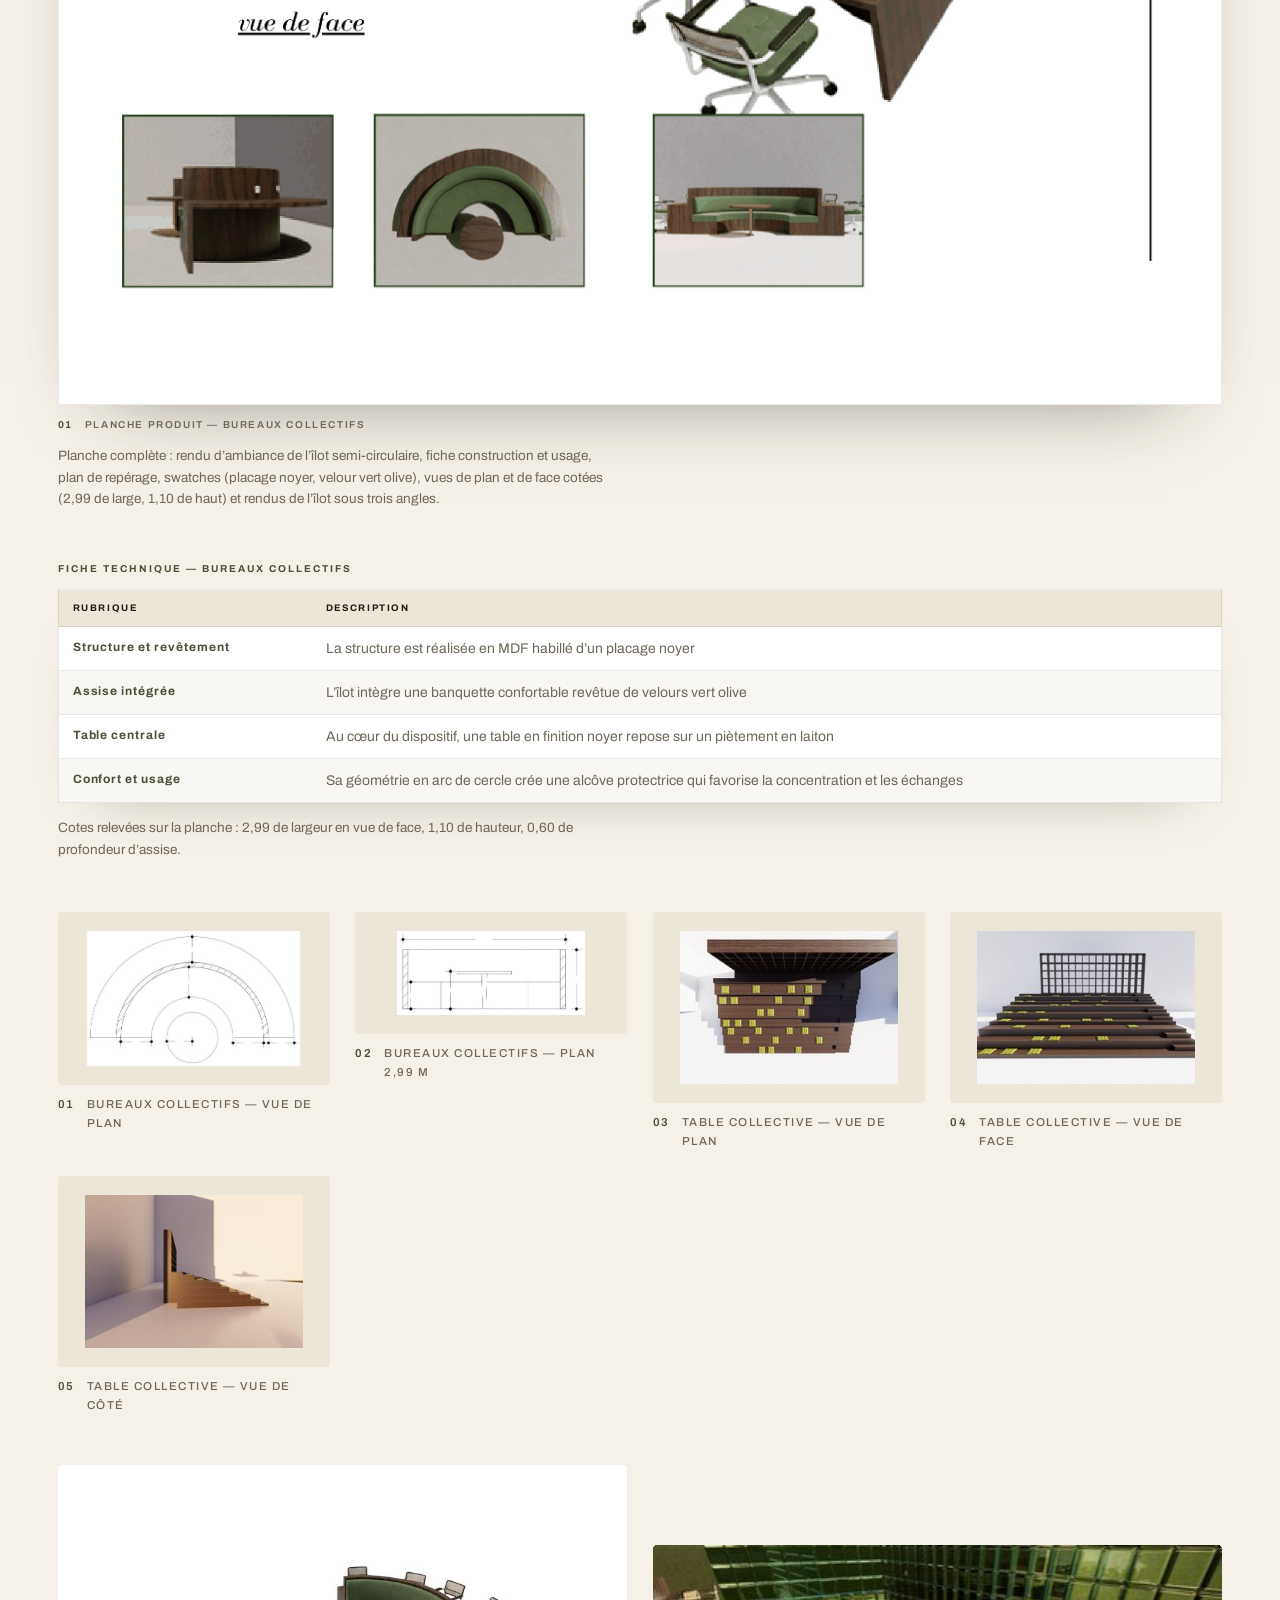
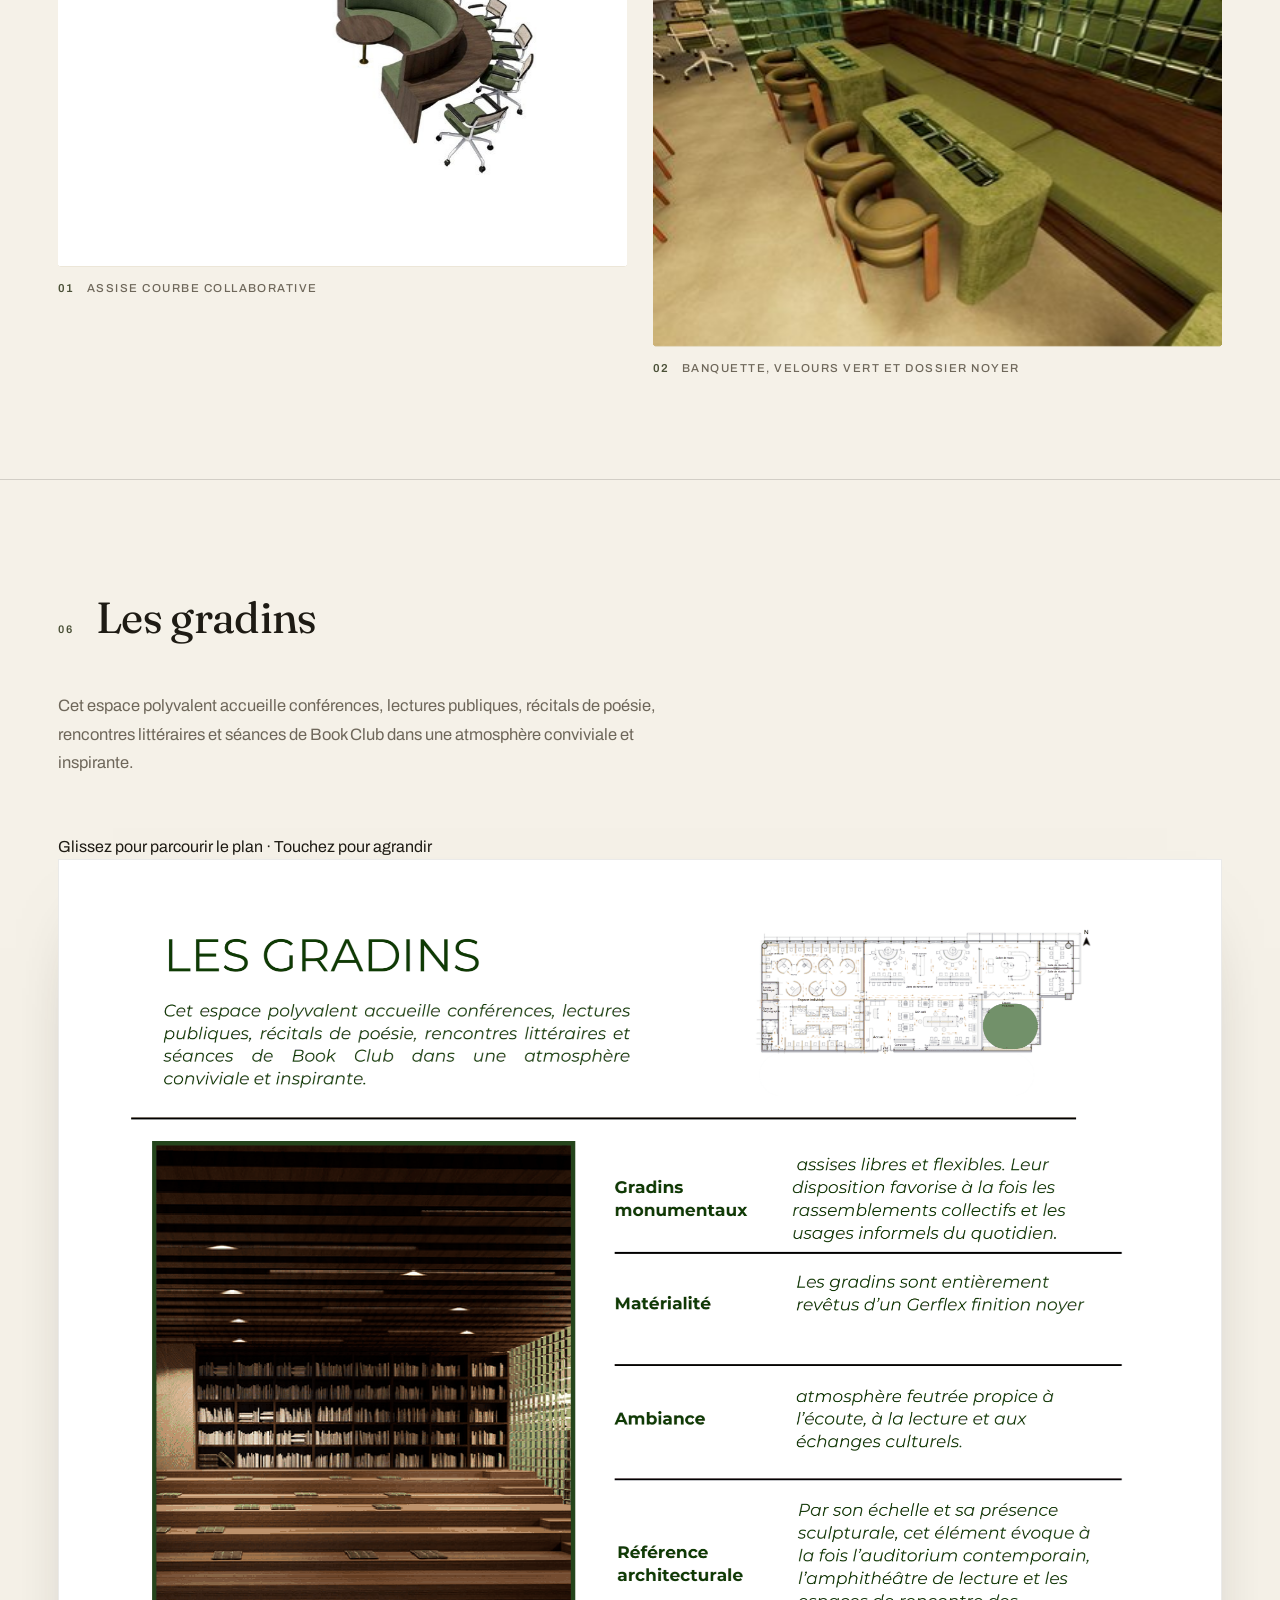
<file: projects/mobilier-coworking.html>
<!doctype html>
<html lang="fr">
<head>
<meta charset="utf-8">
<meta name="viewport" content="width=device-width, initial-scale=1, viewport-fit=cover">
<title>Mobilier coworking — Aya Laarej | Architecture d&#x27;intérieur &amp; Design de mobilier</title>
<meta name="description" content="Quatre familles de mobilier pour travailler ensemble et seul. — Pour Le Refuge Intellectuel — Rabat, 2025 – 2026.">
<meta name="robots" content="index,follow">
<meta property="og:type" content="website">
<meta property="og:site_name" content="Aya Laarej — Architecture d'intérieur & Design de mobilier">
<meta property="og:title" content="Mobilier coworking — Aya Laarej | Architecture d&#x27;intérieur &amp; Design de mobilier">
<meta property="og:description" content="Quatre familles de mobilier pour travailler ensemble et seul. — Pour Le Refuge Intellectuel — Rabat, 2025 – 2026.">
<link rel="icon" href="../favicon.svg" type="image/svg+xml">
<link rel="preconnect" href="https://fonts.googleapis.com">
<link rel="preconnect" href="https://fonts.gstatic.com" crossorigin>
<link href="https://fonts.googleapis.com/css2?family=Archivo:wght@400;500;600;700&family=Fraunces:ital,opsz,wght@0,9..144,300..600;1,9..144,300..600&display=swap" rel="stylesheet">
<link rel="stylesheet" href="../css/base.css">
<link rel="stylesheet" href="../css/nav.css">
<link rel="stylesheet" href="../css/home.css">
<link rel="stylesheet" href="../css/pages.css">
<link rel="stylesheet" href="../css/project.css">
<script>document.documentElement.classList.add('js');</script>
<script src="../vendor/gsap.min.js" defer></script>
<script src="../vendor/ScrollTrigger.min.js" defer></script>
<script src="../vendor/lenis.min.js" defer></script>
<script src="../js/core.js" defer></script>
<script src="../js/interactions.js" defer></script>
</head>
<body>
<div class="preloader" aria-hidden="true">
  <div class="pl-inner">
    <div class="pl-name"><span>A</span><span>Y</span><span>A</span><span>&nbsp;</span><span>L</span><span>A</span><span>A</span><span>R</span><span>E</span><span>J</span></div>
    <div class="pl-sub">Architecture d'intérieur &amp; design de mobilier</div>
  </div>
  <div class="pl-count">000</div>
</div>
<div class="page-wipe" aria-hidden="true"></div>
<div class="cursor" aria-hidden="true"><div class="cursor-dot"></div><div class="cursor-ring"><span class="cursor-label">View</span></div></div>

<header class="nav" id="nav">
  <div class="nav-inner">
    <a class="nav-brand" href="../index.html" data-pt>AYA LAAREJ<sup>&reg;</sup></a>
    <nav class="nav-links" aria-label="Primary">
      <a href="../index.html#projets" data-pt class="active">Projets</a>
      <a href="../a-propos.html" data-pt>À propos</a>
      <a href="../journal.html" data-pt>Journal</a>
      <a href="../index.html#contact" data-pt>Contact</a>
    </nav>
    <div class="nav-right">
      <span class="nav-loc">Rabat–Salé, Maroc</span>
      <button class="burger" id="burger" aria-label="Open menu" aria-expanded="false"><span></span><span></span></button>
    </div>
  </div>
</header>

<div class="menu-overlay" id="menuOverlay">
  <nav class="menu-links" aria-label="Menu">
    <a class="menu-link" href="../index.html" data-pt><span class="menu-idx">01</span><span class="menu-txt">Accueil</span></a>
    <a class="menu-link" href="../index.html#projets" data-pt><span class="menu-idx">02</span><span class="menu-txt">Projets</span></a>
    <a class="menu-link" href="../a-propos.html" data-pt><span class="menu-idx">03</span><span class="menu-txt">À propos</span></a>
    <a class="menu-link" href="../journal.html" data-pt><span class="menu-idx">04</span><span class="menu-txt">Journal</span></a>
    <a class="menu-link" href="../index.html#contact" data-pt><span class="menu-idx">05</span><span class="menu-txt">Contact</span></a>
  </nav>
  <div class="menu-foot">
    <a href="mailto:aya.laarej.05@icloud.com">aya.laarej.05@icloud.com</a>
    <a href="https://www.linkedin.com/in/aya-laarej" target="_blank" rel="noopener">LinkedIn</a>
    <span>Rabat–Salé, Maroc</span>
  </div>
</div>

<main id="main">

<section class="p-hero">
  <div class="p-hero-media parallax"><img src="../assets/projects/mobilier-coworking/01-hero.jpg" alt="Espace de coworking du Refuge Intellectuel avec le mobilier sur mesure"></div>
  <div class="p-hero-scrim"></div>
  <div class="p-hero-content container">
    <p class="p-idx">05 / 06 — Collection de mobilier sur mesure</p>
    <h1 class="p-title"><span class="hline"><span class="hline-in">Mobilier</span></span><span class="hline"><span class="hline-in">coworking</span></span></h1>
    <p class="p-tagline">Quatre familles de mobilier pour travailler ensemble et seul.</p>
  </div>
  <div class="p-hero-meta"><div class="container p-meta-grid">
    <div class="p-meta"><div class="m-label">Lieu</div><div class="m-val">Pour Le Refuge Intellectuel — Rabat</div></div>
    <div class="p-meta"><div class="m-label">Année</div><div class="m-val">2025 – 2026</div></div>
    <div class="p-meta"><div class="m-label">Catégorie</div><div class="m-val">Collection de mobilier sur mesure</div></div>
    <div class="p-meta"><div class="m-label">Périmètre</div><div class="m-val">Design · Détails techniques · 3D</div></div>
  </div></div>
</section>

<section class="p-intro"><div class="container p-intro-grid">
  <p class="sec-label rv">01 — Concept</p>
  <p class="p-lead rv">Conception et fabrication de mobilier pour le coworking Le Refuge Intellectuel, situé à la gare Rabat Agdal. Ce mobilier comprend des îlots semi-fermés, des tables hautes et une table basse, conçus pour favoriser le travail individuel comme collaboratif, tout en assurant confort et intimité.</p>
  <div class="p-body rv"><p>Chaque pièce répond à un usage précis : les îlots privés pour la concentration (hauteur 2 m, rayon 2 m, plâtre BA13 sur ossature cintrée, textile acoustique vert sauge), la table translucide avec son insert de briques de verre vert encastrées à fleur de plateau (20 × 20 × 8 cm) pour les échanges, les bureaux collectifs en arc de cercle pour la collaboration, et les gradins monumentaux revêtus de Gerflex finition noyer pour les conférences, lectures publiques et Book Club.</p></div>
</div></section>
<nav class="p-toc" aria-label="Sommaire du projet"><div class="container">
  <p class="toc-label">Sommaire</p>
  <ol class="toc-list"><li><a href="#s-02"><span>02</span>Matériaux &amp; finitions</a></li><li><a href="#s-03"><span>03</span>Îlot privé de travail</a></li><li><a href="#s-04"><span>04</span>La table translucide</a></li><li><a href="#s-05"><span>05</span>Bureaux collectifs</a></li><li><a href="#s-06"><span>06</span>Les gradins</a></li></ol>
</div></nav>

<section class="p-sec" id="s-02">
  <div class="container">
    <div class="p-sec-head rv"><span class="p-sec-idx">02</span><h2>Matériaux &amp; finitions</h2></div>
    <div class="p-sec-text rv"><p>Un vocabulaire matière cohérent traverse l’ensemble du mobilier : le chêne et le noyer pour la structure, le microciment vert olive et le plâtre BA13 cintré pour les volumes, le textile acoustique vert sauge pour le confort sonore, les briques de verre vert pour la lumière, et le Gerflex finition noyer pour les assises.</p><p>Chaque pièce est pensée comme un ensemble : structure, revêtement, confort d’usage et mobilier intégré sont dessinés ensemble, jamais ajoutés après coup.</p></div><div class="blk blk-swatches rv"><figure class="swatch"><div class="bimg" style="--ar:342/342"><img src="../assets/projects/mobilier-coworking/mat-noyer.jpg" alt="Mobilier coworking — Plaque de placage noyer" loading="lazy"></div><figcaption class="sw-name">Plaque de placage noyer</figcaption></figure><figure class="swatch"><div class="bimg" style="--ar:342/342"><img src="../assets/projects/mobilier-coworking/mat-gerflex.jpg" alt="Mobilier coworking — Gerflex finition noyer" loading="lazy"></div><figcaption class="sw-name">Gerflex finition noyer</figcaption></figure><figure class="swatch"><div class="bimg" style="--ar:160/160"><img src="../assets/projects/mobilier-coworking/mat-textile-sa.jpg" alt="Mobilier coworking — Textile acoustique vert sauge" loading="lazy"></div><figcaption class="sw-name">Textile acoustique vert sauge</figcaption></figure><figure class="swatch"><div class="bimg" style="--ar:240/240"><img src="../assets/projects/mobilier-coworking/mat-velour.jpg" alt="Mobilier coworking — Velour vert olive" loading="lazy"></div><figcaption class="sw-name">Velour vert olive</figcaption></figure><figure class="swatch"><div class="bimg" style="--ar:160/160"><img src="../assets/projects/mobilier-coworking/mat-microciment.jpg" alt="Mobilier coworking — Microciment vert olive mat" loading="lazy"></div><figcaption class="sw-name">Microciment vert olive mat</figcaption></figure><figure class="swatch"><div class="bimg" style="--ar:240/240"><img src="../assets/projects/mobilier-coworking/mat-enduit.jpg" alt="Mobilier coworking — Enduit lissé beige" loading="lazy"></div><figcaption class="sw-name">Enduit lissé beige</figcaption></figure></div><div class="blk blk-specs rv"><dl class="sp-list"><h3 class="sp-title">Vocabulaire matière</h3><div class="sp-row"><dt>Structure</dt><dd>Chêne massif, MDF habillé d’un placage noyer</dd></div><div class="sp-row"><dt>Volumes</dt><dd>Plâtre BA13 sur ossature métallique cintrée</dd></div><div class="sp-row"><dt>Revêtement</dt><dd>Microciment vert olive mat</dd></div><div class="sp-row"><dt>Confort sonore</dt><dd>Textile acoustique vert sauge en intérieur de cloison</dd></div><div class="sp-row"><dt>Assises</dt><dd>Velour vert olive, Gerflex finition noyer</dd></div><div class="sp-row"><dt>Lumière</dt><dd>Briques de verre vert — 20 × 20 × 8 cm</dd></div><div class="sp-row"><dt>Finition</dt><dd>Enduit lissé de teinte claire</dd></div></dl></div>
  </div>
</section>
<section class="p-sec" id="s-03">
  <div class="container">
    <div class="p-sec-head rv"><span class="p-sec-idx">03</span><h2>Îlot privé de travail</h2></div>
    <div class="p-sec-text rv"><p>Les espaces de travail individuels sont conçus sous forme d’îlots semi-fermés offrant concentration et confort tout en maintenant une connexion visuelle avec l’espace collectif.</p></div><div class="blk"><div class="tech-wrap rv rv-img"><div class="tech-hint">Glissez pour parcourir le plan · Touchez pour agrandir</div><div class="tech-sheet"><div class="tech-scroll"><img src="../assets/projects/mobilier-coworking/mob-ilot.png" alt="Mobilier coworking — Planche produit — îlot privé de travail" loading="lazy"></div></div><div class="tech-cap"><b>01</b><span>Planche produit — îlot privé de travail</span></div><p class="tech-note" style="margin-top:12px">Planche complète : vue d’ensemble du poste, description, plan de repérage dans le coworking, dimensions (hauteur 2 m, rayon 2 m), swatches (textile acoustique, placage noyer, enduit beige), vues de face, de côté et de plan cotées, puis les trois rendus d’ambiance.</p></div></div><div class="blk rv"><div class="tech-table-scroll"><table class="spec-table"><caption>Fiche technique — îlot privé de travail</caption><thead><tr><th>Rubrique</th><th>Description</th></tr></thead><tbody><tr><td class="code" data-label="Rubrique">Structure</td><td class="spec" data-label="Description">Plâtre BA13 sur ossature métallique cintrée</td></tr><tr><td class="code" data-label="Rubrique">Traitement acoustique</td><td class="spec" data-label="Description">L’intérieur des cloisons est revêtu d’un textile acoustique vert sauge</td></tr><tr><td class="code" data-label="Rubrique">Finition extérieure</td><td class="spec" data-label="Description">Enduit lissé de teinte claire</td></tr><tr><td class="code" data-label="Rubrique">Confort d’usage</td><td class="spec" data-label="Description">La géométrie courbe enveloppe l’usager et crée une sensation de protection sans l’isoler totalement de son environnement</td></tr><tr><td class="code" data-label="Rubrique">Mobilier intégré</td><td class="spec" data-label="Description">Un plan de travail intégré</td></tr><tr><td class="code" data-label="Rubrique">Dimensions</td><td class="spec" data-label="Description">Hauteur 2 m · rayon 2 m</td></tr></tbody></table></div><p class="tech-note" style="margin-top:14px">Cotes relevées sur les vues cotées : 2,40 de largeur et 2,00 de profondeur en vue de face, 1,96 / 1,88 / 1,56 au plan.</p></div><div class="blk blk-plate rv rv-img"><figure class="pcell drw"><div class="bimg" style="--ar:222/156"><img src="../assets/projects/mobilier-coworking/t-ilot-face.jpg" alt="Mobilier coworking — Îlot privé — vue de face" loading="lazy"></div><figcaption class="cap"><b>01</b>Îlot privé — vue de face</figcaption></figure><figure class="pcell drw"><div class="bimg" style="--ar:222/156"><img src="../assets/projects/mobilier-coworking/t-ilot-cote.jpg" alt="Mobilier coworking — Îlot privé — vue de côté" loading="lazy"></div><figcaption class="cap"><b>02</b>Îlot privé — vue de côté</figcaption></figure><figure class="pcell drw"><div class="bimg" style="--ar:264/186"><img src="../assets/projects/mobilier-coworking/t-ilot-plan.jpg" alt="Mobilier coworking — Îlot privé — vue de plan" loading="lazy"></div><figcaption class="cap"><b>03</b>Îlot privé — vue de plan</figcaption></figure></div><div class="blk blk-duo rv rv-img" style="--ar:4/3"><figure><div class="bimg" style="--ar:528/372"><img src="../assets/projects/mobilier-coworking/03-pod.jpg" alt="Mobilier coworking — Îlot privé de travail" loading="lazy"></div><figcaption class="cap"><b>01</b>Îlot privé de travail</figcaption></figure><figure><div class="bimg" style="--ar:747/527"><img src="../assets/projects/mobilier-coworking/02-islands.jpg" alt="Mobilier coworking — Îlots de travail à écrans courbes" loading="lazy"></div><figcaption class="cap"><b>02</b>Îlots de travail à écrans courbes</figcaption></figure></div>
  </div>
</section>
<section class="p-sec" id="s-04">
  <div class="container">
    <div class="p-sec-head rv"><span class="p-sec-idx">04</span><h2>La table translucide</h2></div>
    <div class="p-sec-text rv"><p>Cette gamme de tables à hauteur constante est conçue pour répondre aux différents usages du coworking, du travail individuel aux sessions collaboratives.</p></div><div class="blk"><div class="tech-wrap rv rv-img"><div class="tech-hint">Glissez pour parcourir le plan · Touchez pour agrandir</div><div class="tech-sheet"><div class="tech-scroll"><img src="../assets/projects/mobilier-coworking/mob-table.png" alt="Mobilier coworking — Planche produit — la table translucide" loading="lazy"></div></div><div class="tech-cap"><b>01</b><span>Planche produit — la table translucide</span></div><p class="tech-note" style="margin-top:12px">Planche complète : renders des trois formats, description, plan de repérage, fiche matériaux &amp; détails (microciment vert olive mat, brique de verre 20 × 20 × 8 cm), cotes des plans et sections, grande table de 5,50 avec plateau hachuré et élévation de 5,50 × 0,75.</p></div></div><div class="blk rv"><div class="tech-table-scroll"><table class="spec-table"><caption>Fiche technique — la table translucide</caption><thead><tr><th>Rubrique</th><th>Description</th></tr></thead><tbody><tr><td class="code" data-label="Rubrique">Matériaux</td><td class="spec" data-label="Description">Les structures sont réalisées en bois de chêne et revêtues d’un microciment vert olive mat, offrant une esthétique sobre, chaleureuse et contemporaine</td></tr><tr><td class="code" data-label="Rubrique">Détail signature</td><td class="spec" data-label="Description">Chaque table intègre en son centre un insert de briques de verre vert encastrées à fleur de plateau — 20 × 20 × 8 cm</td></tr><tr><td class="code" data-label="Rubrique">Configurations</td><td class="spec" data-label="Description">Table pour 2 personnes ; table pour 4 personnes (espace café et échanges informels) ; grande table pour 12 personnes dédiée au travail collaboratif et aux ateliers</td></tr><tr><td class="code" data-label="Rubrique">Fonction et ambiance</td><td class="spec" data-label="Description">Grâce à leur modularité et à leur cohérence formelle, ces tables structurent l’espace tout en favorisant les échanges, la lecture et le travail en groupe</td></tr></tbody></table></div><p class="tech-note" style="margin-top:14px">Cotes relevées sur la planche : 1,40 × 0,60 et 1,20 × 1,20 en plan, hauteurs de 0,75 et 0,60 en section, grande table de 5,50 × 0,85.</p></div><div class="blk blk-plate rv rv-img"><figure class="pcell drw"><div class="bimg" style="--ar:181/178"><img src="../assets/projects/mobilier-coworking/t-table-a-plan.jpg" alt="Mobilier coworking — Table — plan 0,60 × 1,40" loading="lazy"></div><figcaption class="cap"><b>01</b>Table — plan 0,60 × 1,40</figcaption></figure><figure class="pcell drw"><div class="bimg" style="--ar:188/200"><img src="../assets/projects/mobilier-coworking/t-table-b-plan.jpg" alt="Mobilier coworking — Table — plan 0,60 × 1,40, variante" loading="lazy"></div><figcaption class="cap"><b>02</b>Table — plan 0,60 × 1,40, variante</figcaption></figure><figure class="pcell drw"><div class="bimg" style="--ar:238/231"><img src="../assets/projects/mobilier-coworking/t-table-c-plan.jpg" alt="Mobilier coworking — Table — plan 1,20 × 0,60" loading="lazy"></div><figcaption class="cap"><b>03</b>Table — plan 1,20 × 0,60</figcaption></figure><figure class="pcell drw"><div class="bimg" style="--ar:234/172"><img src="../assets/projects/mobilier-coworking/t-table-a-elev.jpg" alt="Mobilier coworking — Table — élévation 1,20" loading="lazy"></div><figcaption class="cap"><b>04</b>Table — élévation 1,20</figcaption></figure><figure class="pcell drw"><div class="bimg" style="--ar:269/147"><img src="../assets/projects/mobilier-coworking/t-table-b-elev.jpg" alt="Mobilier coworking — Table — élévation 1,40" loading="lazy"></div><figcaption class="cap"><b>05</b>Table — élévation 1,40</figcaption></figure><figure class="pcell drw"><div class="bimg" style="--ar:259/166"><img src="../assets/projects/mobilier-coworking/t-table-c-elev.jpg" alt="Mobilier coworking — Table — élévation 0,75" loading="lazy"></div><figcaption class="cap"><b>06</b>Table — élévation 0,75</figcaption></figure></div><div class="blk blk-duo rv rv-img" style="--ar:4/3"><figure><div class="bimg" style="--ar:264/186"><img src="../assets/projects/mobilier-coworking/r-table-basse.jpg" alt="Mobilier coworking — Table basse — piètement laiton" loading="lazy"></div><figcaption class="cap"><b>01</b>Table basse — piètement laiton</figcaption></figure><figure><div class="bimg" style="--ar:264/186"><img src="../assets/projects/mobilier-coworking/r-banquette.jpg" alt="Mobilier coworking — Banquette — piètement bois clair" loading="lazy"></div><figcaption class="cap"><b>02</b>Banquette — piètement bois clair</figcaption></figure><figure><div class="bimg" style="--ar:264/186"><img src="../assets/projects/mobilier-coworking/r-banquette-longue.jpg" alt="Mobilier coworking — Banquette longue — assise vert olive" loading="lazy"></div><figcaption class="cap"><b>03</b>Banquette longue — assise vert olive</figcaption></figure><figure><div class="bimg" style="--ar:264/186"><img src="../assets/projects/mobilier-coworking/r-table-appoint.jpg" alt="Mobilier coworking — Table d’appoint — piètement laiton" loading="lazy"></div><figcaption class="cap"><b>04</b>Table d’appoint — piètement laiton</figcaption></figure></div><div class="blk blk-duo rv rv-img" style="--ar:4/3"><figure><div class="bimg" style="--ar:396/279"><img src="../assets/projects/mobilier-coworking/04-table.jpg" alt="Mobilier coworking — Table translucide" loading="lazy"></div><figcaption class="cap"><b>01</b>Table translucide</figcaption></figure><figure><div class="bimg" style="--ar:396/279"><img src="../assets/projects/mobilier-coworking/05-desks.jpg" alt="Mobilier coworking — Bureaux semi-circulaires" loading="lazy"></div><figcaption class="cap"><b>02</b>Bureaux semi-circulaires</figcaption></figure></div>
  </div>
</section>
<section class="p-sec" id="s-05">
  <div class="container">
    <div class="p-sec-head rv"><span class="p-sec-idx">05</span><h2>Bureaux collectifs</h2></div>
    <div class="p-sec-text rv"><p>Conçu comme un espace de recherche et d’échange, cet îlot semi-circulaire favorise le travail collaboratif tout en préservant une certaine intimité au sein de l’espace partagé.</p></div><div class="blk"><div class="tech-wrap rv rv-img"><div class="tech-hint">Glissez pour parcourir le plan · Touchez pour agrandir</div><div class="tech-sheet"><div class="tech-scroll"><img src="../assets/projects/mobilier-coworking/mob-bureaux.png" alt="Mobilier coworking — Planche produit — bureaux collectifs" loading="lazy"></div></div><div class="tech-cap"><b>01</b><span>Planche produit — bureaux collectifs</span></div><p class="tech-note" style="margin-top:12px">Planche complète : rendu d’ambiance de l’îlot semi-circulaire, fiche construction et usage, plan de repérage, swatches (placage noyer, velour vert olive), vues de plan et de face cotées (2,99 de large, 1,10 de haut) et rendus de l’îlot sous trois angles.</p></div></div><div class="blk rv"><div class="tech-table-scroll"><table class="spec-table"><caption>Fiche technique — bureaux collectifs</caption><thead><tr><th>Rubrique</th><th>Description</th></tr></thead><tbody><tr><td class="code" data-label="Rubrique">Structure et revêtement</td><td class="spec" data-label="Description">La structure est réalisée en MDF habillé d’un placage noyer</td></tr><tr><td class="code" data-label="Rubrique">Assise intégrée</td><td class="spec" data-label="Description">L’îlot intègre une banquette confortable revêtue de velours vert olive</td></tr><tr><td class="code" data-label="Rubrique">Table centrale</td><td class="spec" data-label="Description">Au cœur du dispositif, une table en finition noyer repose sur un piètement en laiton</td></tr><tr><td class="code" data-label="Rubrique">Confort et usage</td><td class="spec" data-label="Description">Sa géométrie en arc de cercle crée une alcôve protectrice qui favorise la concentration et les échanges</td></tr></tbody></table></div><p class="tech-note" style="margin-top:14px">Cotes relevées sur la planche : 2,99 de largeur en vue de face, 1,10 de hauteur, 0,60 de profondeur d’assise.</p></div><div class="blk blk-plate rv rv-img"><figure class="pcell drw"><div class="bimg" style="--ar:491/313"><img src="../assets/projects/mobilier-coworking/t-bureaux-plan.jpg" alt="Mobilier coworking — Bureaux collectifs — vue de plan" loading="lazy"></div><figcaption class="cap"><b>01</b>Bureaux collectifs — vue de plan</figcaption></figure><figure class="pcell drw"><div class="bimg" style="--ar:431/194"><img src="../assets/projects/mobilier-coworking/t-bureaux-plan-2.jpg" alt="Mobilier coworking — Bureaux collectifs — plan 2,99 m" loading="lazy"></div><figcaption class="cap"><b>02</b>Bureaux collectifs — plan 2,99 m</figcaption></figure><figure class="pcell drw"><div class="bimg" style="--ar:264/186"><img src="../assets/projects/mobilier-coworking/t-collectif-plan.jpg" alt="Mobilier coworking — Table collective — vue de plan" loading="lazy"></div><figcaption class="cap"><b>03</b>Table collective — vue de plan</figcaption></figure><figure class="pcell drw"><div class="bimg" style="--ar:264/186"><img src="../assets/projects/mobilier-coworking/t-collectif-face.jpg" alt="Mobilier coworking — Table collective — vue de face" loading="lazy"></div><figcaption class="cap"><b>04</b>Table collective — vue de face</figcaption></figure><figure class="pcell drw"><div class="bimg" style="--ar:264/186"><img src="../assets/projects/mobilier-coworking/t-collectif-cote.jpg" alt="Mobilier coworking — Table collective — vue de côté" loading="lazy"></div><figcaption class="cap"><b>05</b>Table collective — vue de côté</figcaption></figure></div><div class="blk blk-duo rv rv-img" style="--ar:4/3"><figure><div class="bimg" style="--ar:897/632"><img src="../assets/projects/mobilier-coworking/08-curved.jpg" alt="Mobilier coworking — Assise courbe collaborative" loading="lazy"></div><figcaption class="cap"><b>01</b>Assise courbe collaborative</figcaption></figure><figure><div class="bimg" style="--ar:396/279"><img src="../assets/projects/mobilier-coworking/06-bench.jpg" alt="Mobilier coworking — Banquette, velours vert et dossier noyer" loading="lazy"></div><figcaption class="cap"><b>02</b>Banquette, velours vert et dossier noyer</figcaption></figure></div>
  </div>
</section>
<section class="p-sec" id="s-06">
  <div class="container">
    <div class="p-sec-head rv"><span class="p-sec-idx">06</span><h2>Les gradins</h2></div>
    <div class="p-sec-text rv"><p>Cet espace polyvalent accueille conférences, lectures publiques, récitals de poésie, rencontres littéraires et séances de Book Club dans une atmosphère conviviale et inspirante.</p></div><div class="blk"><div class="tech-wrap rv rv-img"><div class="tech-hint">Glissez pour parcourir le plan · Touchez pour agrandir</div><div class="tech-sheet"><div class="tech-scroll"><img src="../assets/projects/mobilier-coworking/mob-gradins.png" alt="Mobilier coworking — Planche produit — les gradins" loading="lazy"></div></div><div class="tech-cap"><b>01</b><span>Planche produit — les gradins</span></div><p class="tech-note" style="margin-top:12px">Planche complète : photo d’ambiance des gradins monumentaux devant une bibliothèque, fiche nature et ambiance, plan de repérage, swatch Gerflex finition noyer, vues de plan, de face et de côté 1 cotées, puis trois rendus de l’objet.</p></div></div><div class="blk rv"><div class="tech-table-scroll"><table class="spec-table"><caption>Fiche technique — les gradins</caption><thead><tr><th>Rubrique</th><th>Description</th></tr></thead><tbody><tr><td class="code" data-label="Rubrique">Gradins monumentaux</td><td class="spec" data-label="Description">Assises libres et flexibles. Leur disposition favorise à la fois les rassemblements collectifs et les usages informels du quotidien</td></tr><tr><td class="code" data-label="Rubrique">Matérialité</td><td class="spec" data-label="Description">Les gradins sont entièrement revêtus d’un Gerflex finition noyer</td></tr><tr><td class="code" data-label="Rubrique">Ambiance</td><td class="spec" data-label="Description">Atmosphère feutrée propice à l’écoute, à la lecture et aux échanges culturels</td></tr><tr><td class="code" data-label="Rubrique">Référence architecturale</td><td class="spec" data-label="Description">Par son échelle et sa présence sculpturale, cet élément évoque à la fois l’auditorium contemporain, l’amphithéâtre de lecture et les espaces de rencontre des bibliothèques actuelles</td></tr></tbody></table></div><p class="tech-note" style="margin-top:14px">Cotes relevées sur la planche : 7,63 de longueur en plan, 5,00 en vue de face, 2,65 en élévation latérale, nez de marche de 0,50 × 0,70.</p></div><div class="blk blk-full parallax rv rv-img" style="--ar:696/362"><figure><div class="bimg"><img src="../assets/projects/mobilier-coworking/07-office.jpg" alt="Mobilier coworking — Mobilier en situation — plateau ouvert du coworking" loading="lazy"></div><figcaption class="cap"><b>Fig.</b>Mobilier en situation — plateau ouvert du coworking</figcaption></figure></div><div class="blk blk-duo rv rv-img" style="--ar:4/3"><figure><div class="bimg" style="--ar:299/211"><img src="../assets/projects/mobilier-coworking/09-lounge.jpg" alt="Mobilier coworking — Table basse et banquette" loading="lazy"></div><figcaption class="cap"><b>01</b>Table basse et banquette</figcaption></figure><figure><div class="bimg" style="--ar:396/279"><img src="../assets/projects/mobilier-coworking/05-desks.jpg" alt="Mobilier coworking — Bureaux semi-circulaires, vue de dessus" loading="lazy"></div><figcaption class="cap"><b>02</b>Bureaux semi-circulaires, vue de dessus</figcaption></figure></div><div class="blk blk-plate rv rv-img"><figure class="pcell drw"><div class="bimg" style="--ar:422/306"><img src="../assets/projects/mobilier-coworking/t-gradins-plan.jpg" alt="Mobilier coworking — Gradins — plan coté, 7,63 m" loading="lazy"></div><figcaption class="cap"><b>01</b>Gradins — plan coté, 7,63 m</figcaption></figure><figure class="pcell drw"><div class="bimg" style="--ar:406/278"><img src="../assets/projects/mobilier-coworking/t-gradins-face.jpg" alt="Mobilier coworking — Gradins — vue de face" loading="lazy"></div><figcaption class="cap"><b>02</b>Gradins — vue de face</figcaption></figure><figure class="pcell drw"><div class="bimg" style="--ar:297/231"><img src="../assets/projects/mobilier-coworking/t-gradins-detail.jpg" alt="Mobilier coworking — Gradins — détail de nez de marche" loading="lazy"></div><figcaption class="cap"><b>03</b>Gradins — détail de nez de marche</figcaption></figure><figure class="pcell drw"><div class="bimg" style="--ar:300/211"><img src="../assets/projects/mobilier-coworking/t-gradins-face-2.jpg" alt="Mobilier coworking — Gradins — vue de face, 0,50 × 0,70" loading="lazy"></div><figcaption class="cap"><b>04</b>Gradins — vue de face, 0,50 × 0,70</figcaption></figure><figure class="pcell drw"><div class="bimg" style="--ar:264/186"><img src="../assets/projects/mobilier-coworking/t-gradins-face-3.jpg" alt="Mobilier coworking — Gradins — vue de face, variante" loading="lazy"></div><figcaption class="cap"><b>05</b>Gradins — vue de face, variante</figcaption></figure></div>
  </div>
</section>
<a class="p-next" href="le-refuge.html" data-pt>
  <div class="container p-next-inner">
    <div class="p-next-txt"><p class="sec-label">Projet suivant — 06</p><h2 class="p-next-title">Refuge</h2><span class="p-next-cta">Voir le projet <span aria-hidden="true">→</span></span></div>
    <div class="p-next-media" style="--ar:1188/1188"><img src="../assets/projects/le-refuge/card.jpg" alt="Refuge — mobilier multifonctionnel en bois" loading="lazy"></div>
  </div>
</a>

<section class="contact" id="contact">
  <div class="container">
    <p class="sec-label rv">04 — Contact</p>
    <h2 class="contact-title rv">Créons quelque chose <em>de sensé</em>.</h2>
    <div class="contact-rows rv">
      <a class="contact-row" href="mailto:aya.laarej.05@icloud.com">
        <span class="c-label">E-mail</span><span class="c-val">aya.laarej.05@icloud.com</span><span class="c-arrow"><svg viewBox="0 0 24 24" fill="none" stroke="currentColor" stroke-width="1.6" stroke-linecap="round" stroke-linejoin="round" aria-hidden="true"><path d="M7 17L17 7M9 7h8v8"/></svg></span>
      </a>
      <a class="contact-row" href="mailto:aya.laarej@etudiant.ecole-artcom.com">
        <span class="c-label">E-mail étudiant</span><span class="c-val">aya.laarej@etudiant.ecole-artcom.com</span><span class="c-arrow"><svg viewBox="0 0 24 24" fill="none" stroke="currentColor" stroke-width="1.6" stroke-linecap="round" stroke-linejoin="round" aria-hidden="true"><path d="M7 17L17 7M9 7h8v8"/></svg></span>
      </a>
      <a class="contact-row" href="tel:+212764609792">
        <span class="c-label">Téléphone</span><span class="c-val">+212 7 64 60 97 92</span><span class="c-arrow"><svg viewBox="0 0 24 24" fill="none" stroke="currentColor" stroke-width="1.6" stroke-linecap="round" stroke-linejoin="round" aria-hidden="true"><path d="M7 17L17 7M9 7h8v8"/></svg></span>
      </a>
      <a class="contact-row" href="https://www.linkedin.com/in/aya-laarej" target="_blank" rel="noopener">
        <span class="c-label">LinkedIn</span><span class="c-val">linkedin.com/in/aya-laarej</span><span class="c-arrow"><svg viewBox="0 0 24 24" fill="none" stroke="currentColor" stroke-width="1.6" stroke-linecap="round" stroke-linejoin="round" aria-hidden="true"><path d="M7 17L17 7M9 7h8v8"/></svg></span>
      </a>
      <div class="contact-row">
        <span class="c-label">Atelier</span><span class="c-val">Rabat–Salé, Maroc</span><span class="c-arrow"></span>
      </div>
    </div>
  </div>
</section>

</main>

<footer class="site-footer">
  <div class="footer-inner">
    <span class="f-brand">Aya Laarej</span>
    <span>Architecture d'intérieur &amp; design de mobilier</span>
    <span>© 2026 — Rabat–Salé, Maroc</span>
    <a href="https://www.linkedin.com/in/aya-laarej" target="_blank" rel="noopener">LinkedIn</a>
  </div>
</footer>

<button class="to-top" id="toTop" aria-label="Back to top"><svg viewBox="0 0 24 24" fill="none" stroke="currentColor" stroke-width="1.6" stroke-linecap="round" stroke-linejoin="round" aria-hidden="true"><path d="M12 19V5M5 12l7-7 7 7"/></svg></button>

<div class="lightbox" id="lightbox" role="dialog" aria-modal="true" aria-label="Image viewer">
  <button class="lb-btn lb-close" aria-label="Close"><svg viewBox="0 0 24 24" fill="none" stroke="currentColor" stroke-width="1.6" stroke-linecap="round" aria-hidden="true"><path d="M6 6l12 12M18 6L6 18"/></svg></button>
  <button class="lb-btn lb-prev" aria-label="Previous image"><svg viewBox="0 0 24 24" fill="none" stroke="currentColor" stroke-width="1.6" stroke-linecap="round" stroke-linejoin="round" aria-hidden="true"><path d="M19 12H5M12 19l-7-7 7-7"/></svg></button>
  <figure class="lb-stage"><img id="lbImg" alt=""><figcaption class="lb-cap" id="lbCap"></figcaption>
    <div class="lb-planbar" id="lbPlanBar"><button type="button" data-lb-zoom="out" aria-label="Réduire">−</button><span>Zoom</span><button type="button" data-lb-zoom="in" aria-label="Agrandir">+</button><button type="button" data-lb-zoom="fit">Ajuster</button></div>
  </figure>
  <button class="lb-btn lb-next" aria-label="Next image"><svg viewBox="0 0 24 24" fill="none" stroke="currentColor" stroke-width="1.6" stroke-linecap="round" stroke-linejoin="round" aria-hidden="true"><path d="M5 12h14M12 5l7 7-7 7"/></svg></button>
  <div class="lb-count" id="lbCount"></div>
</div>
</body>
</html>
</file>
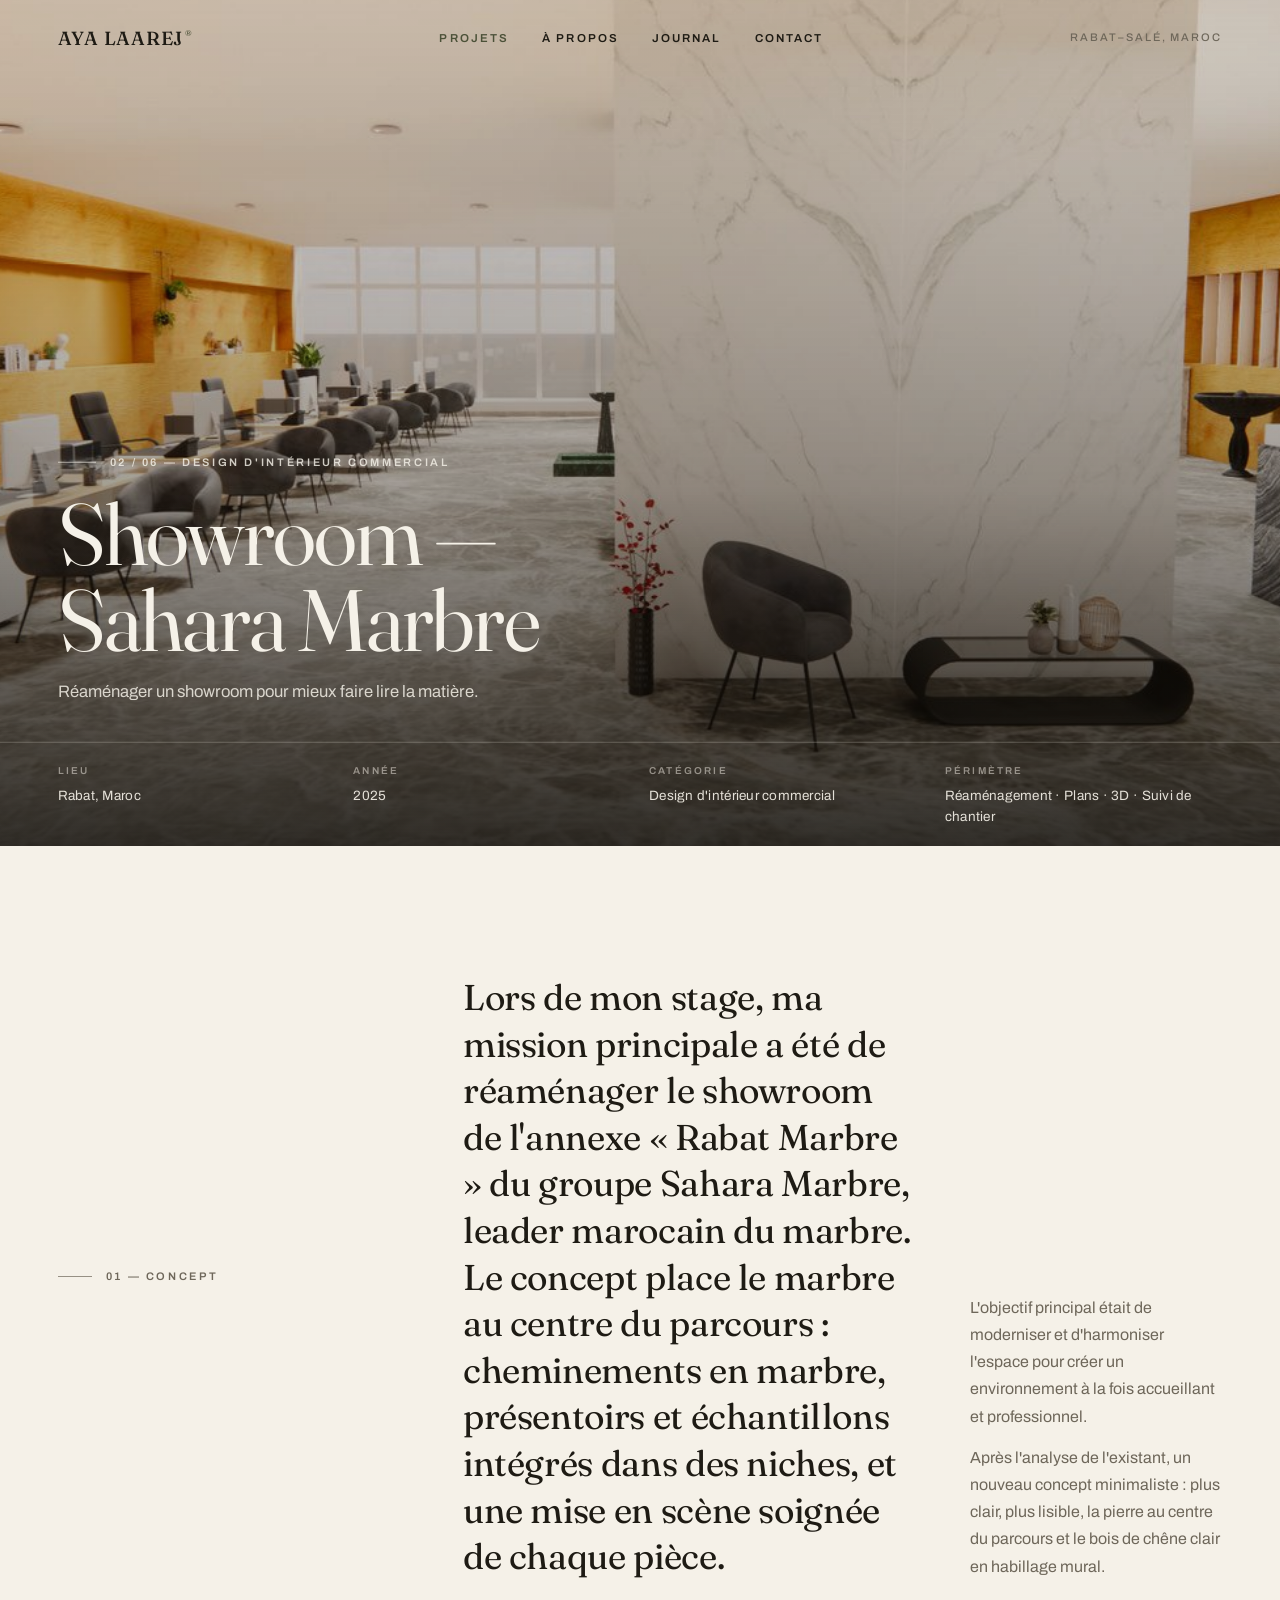
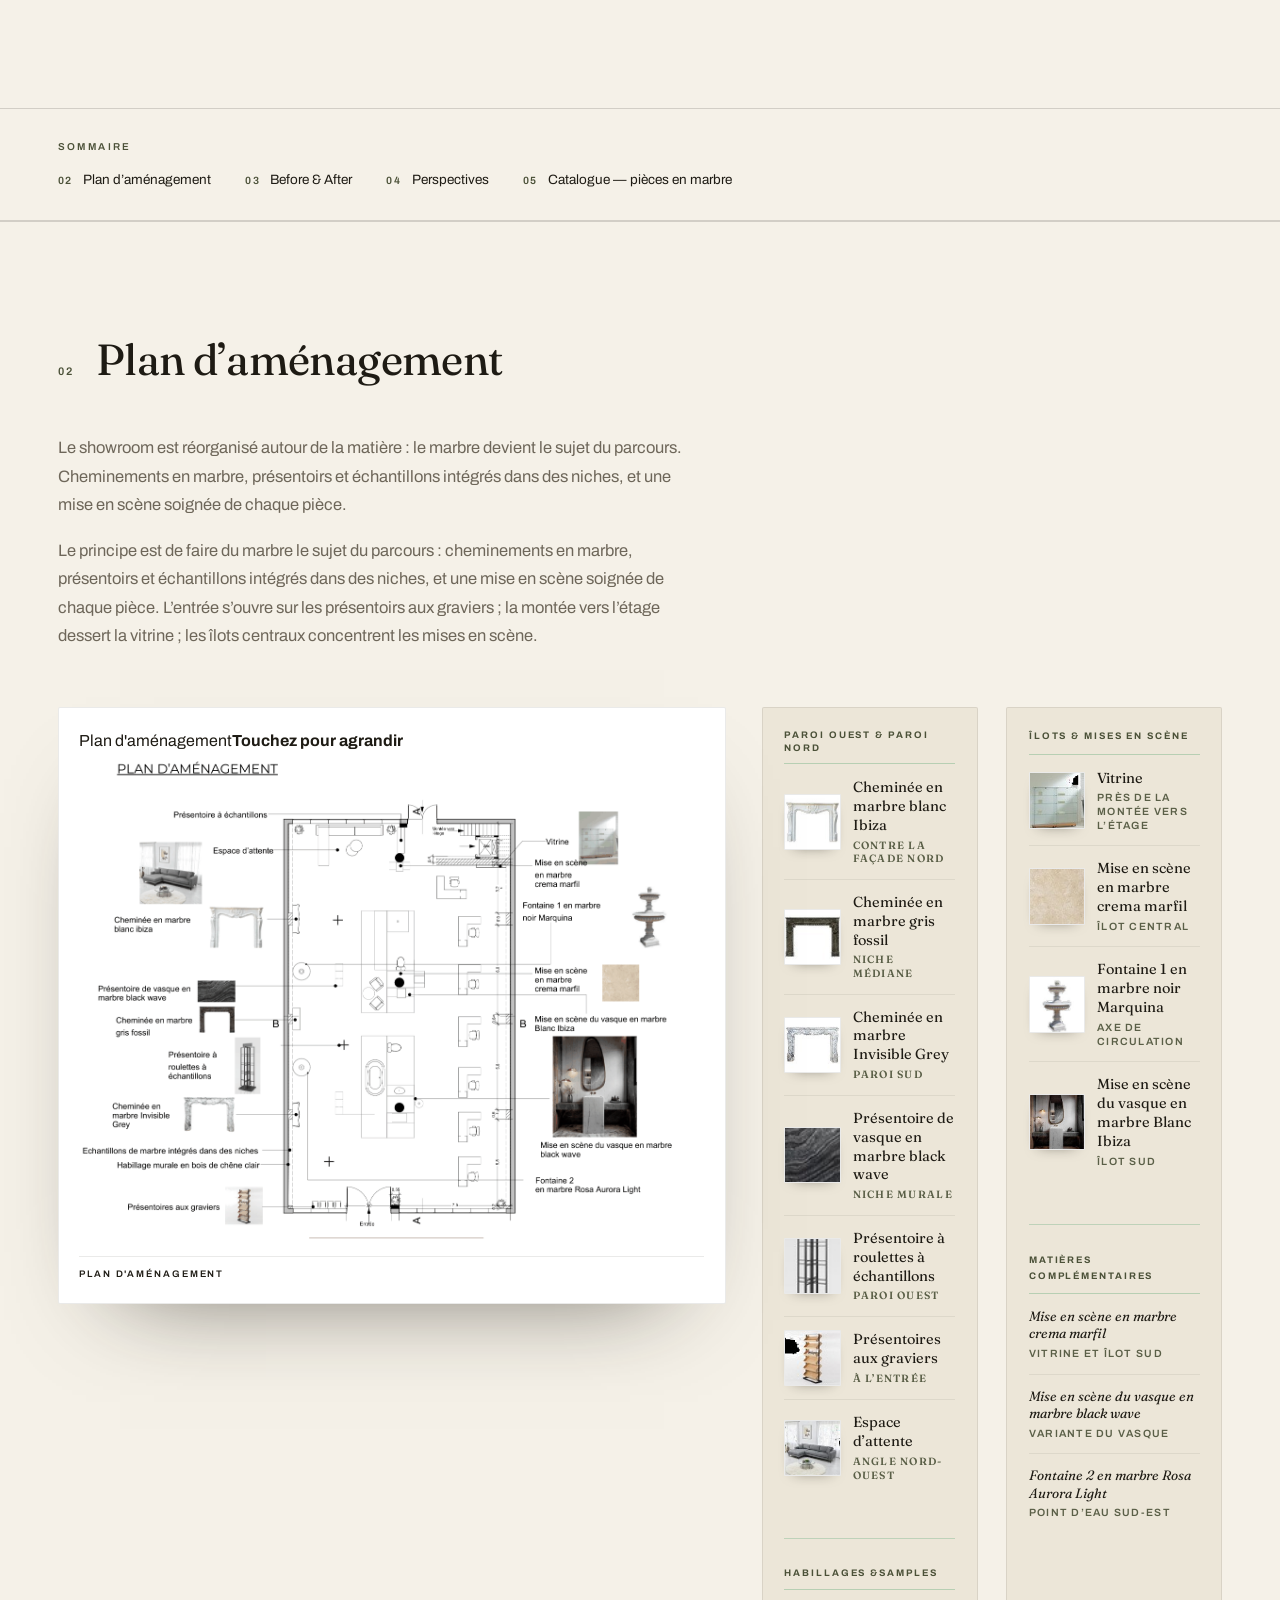
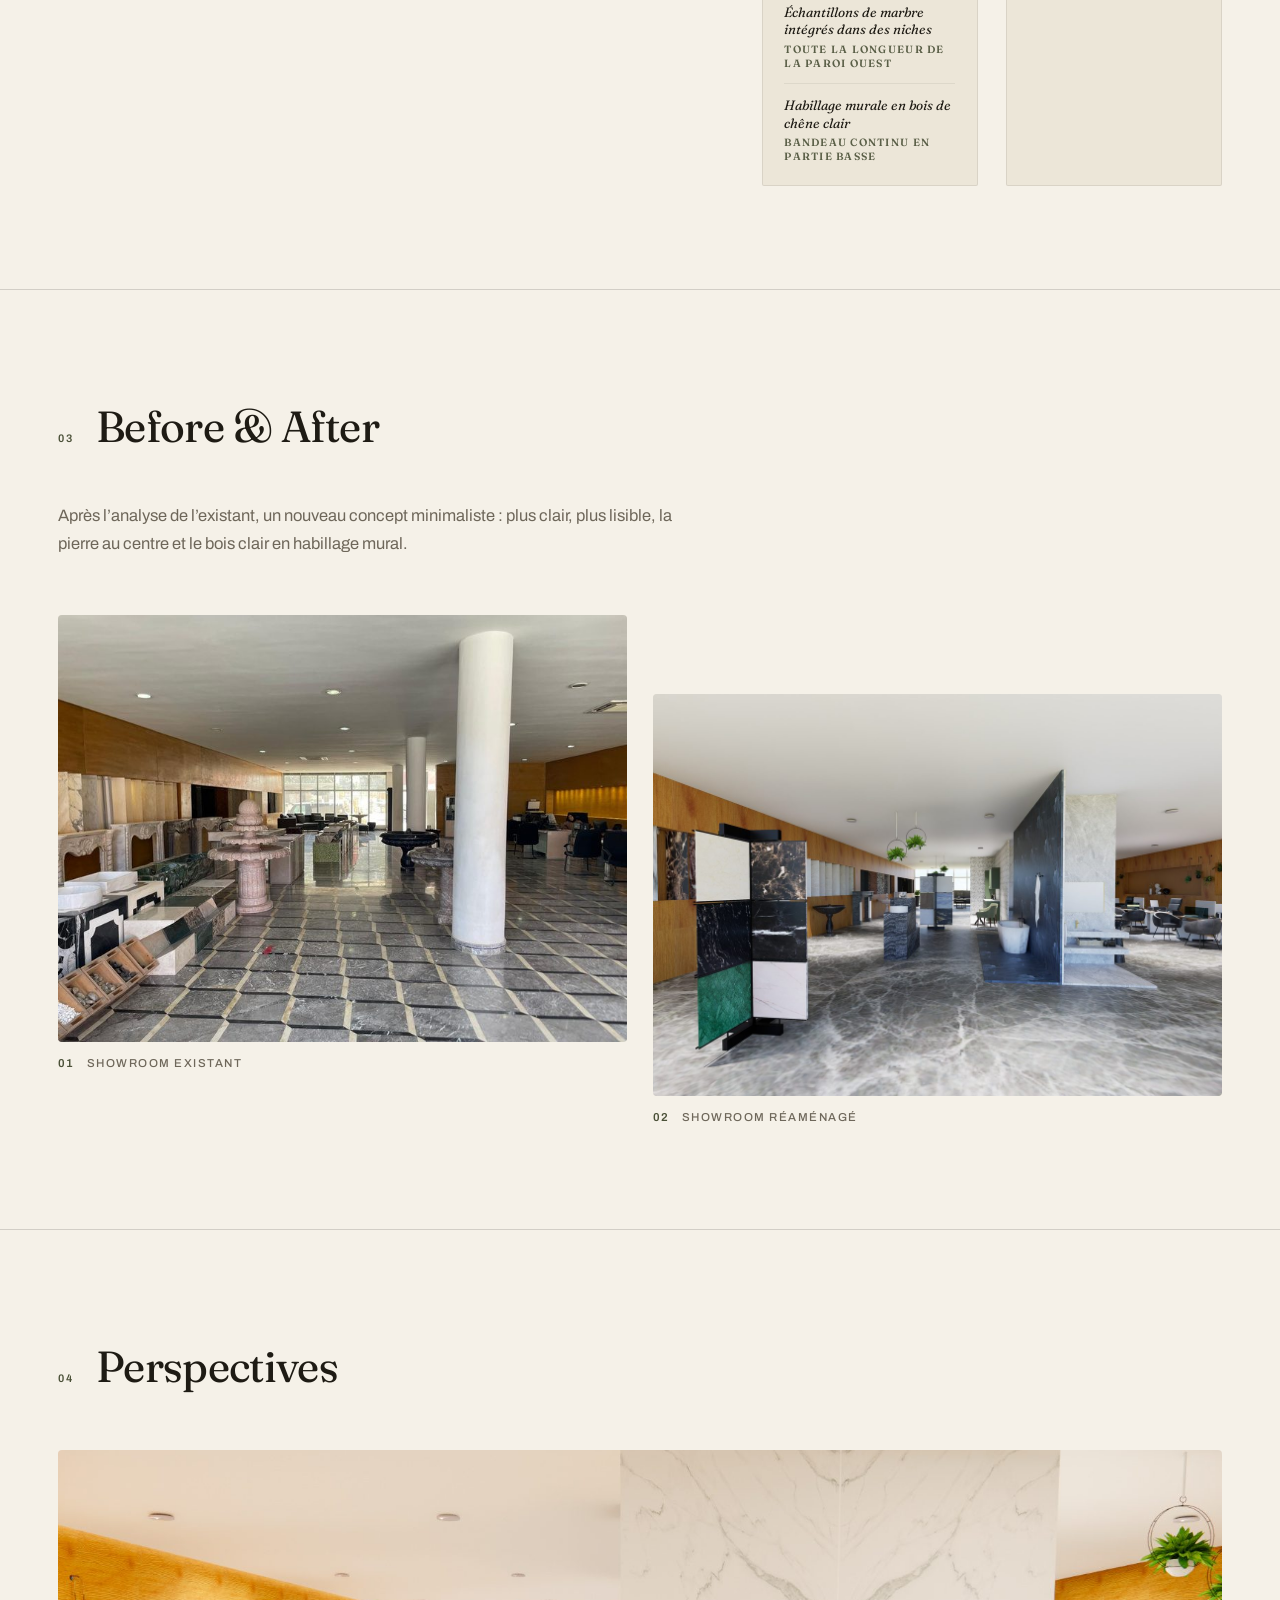
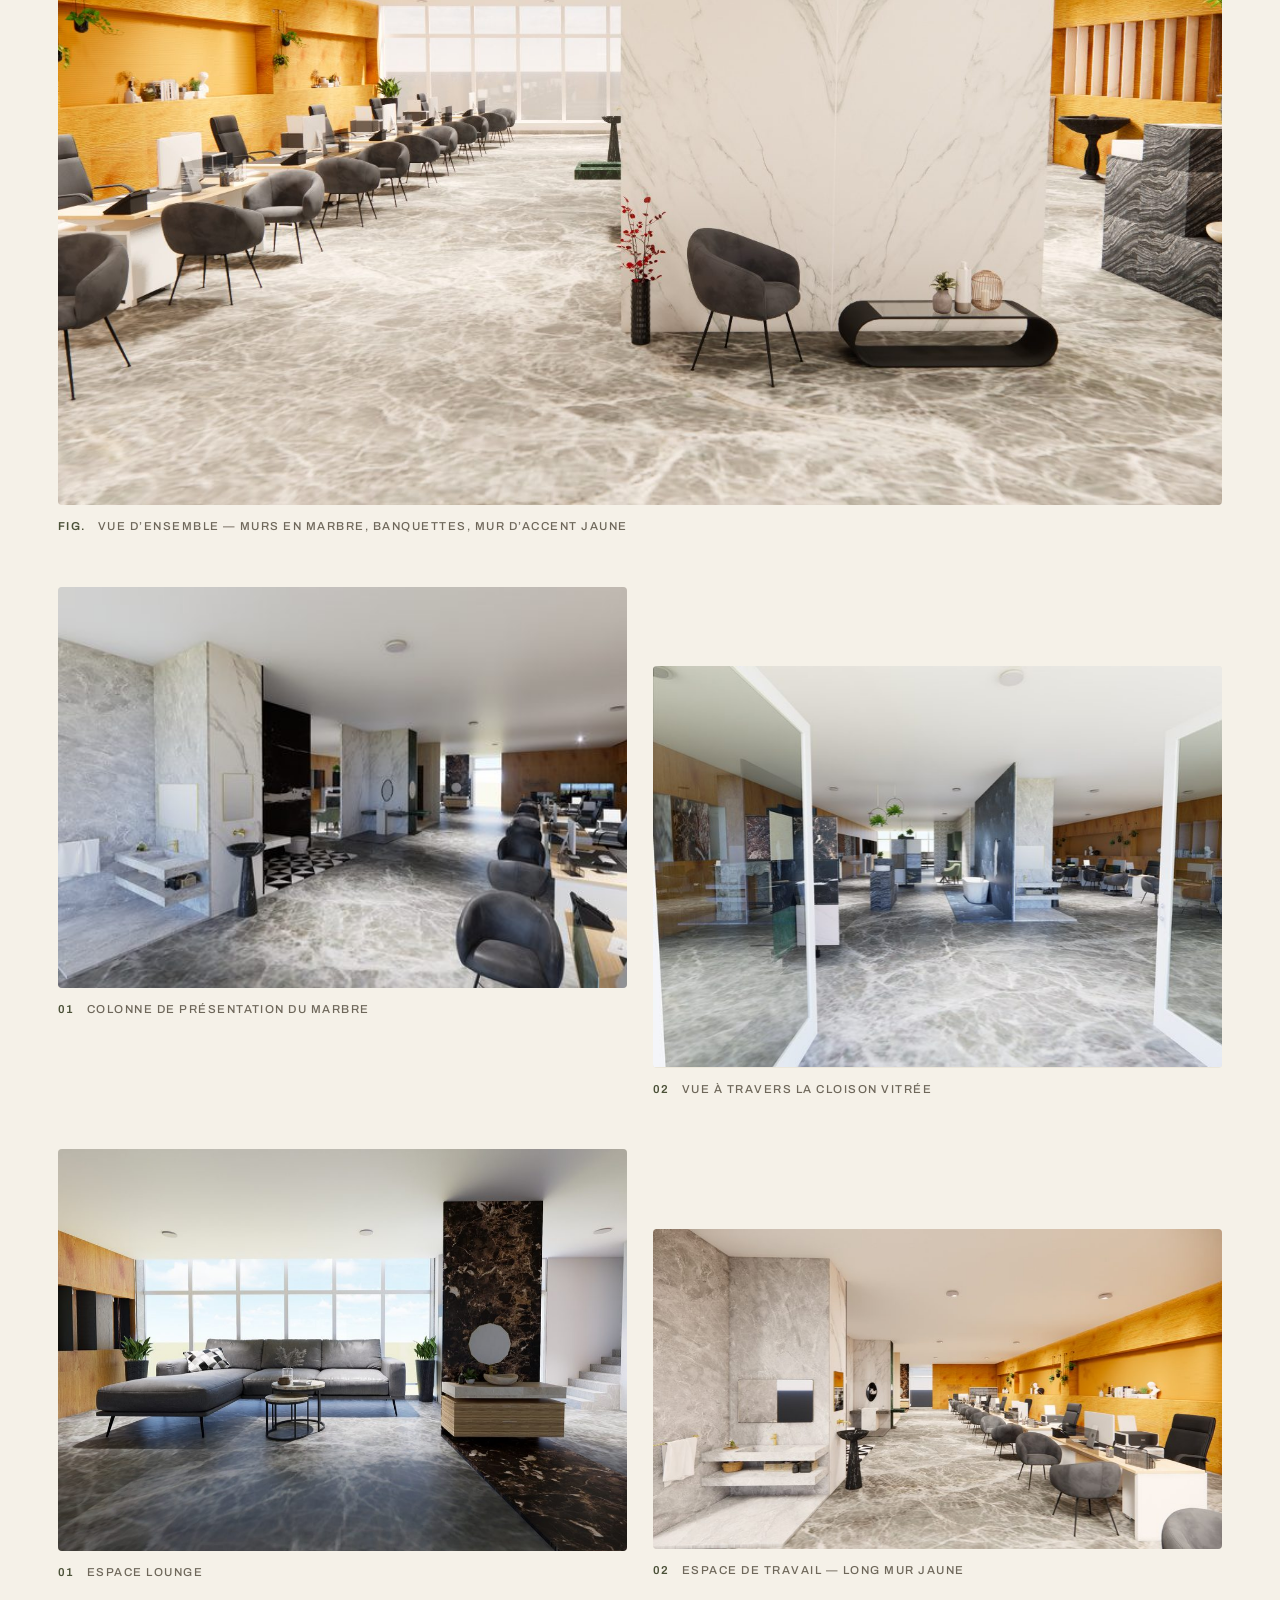
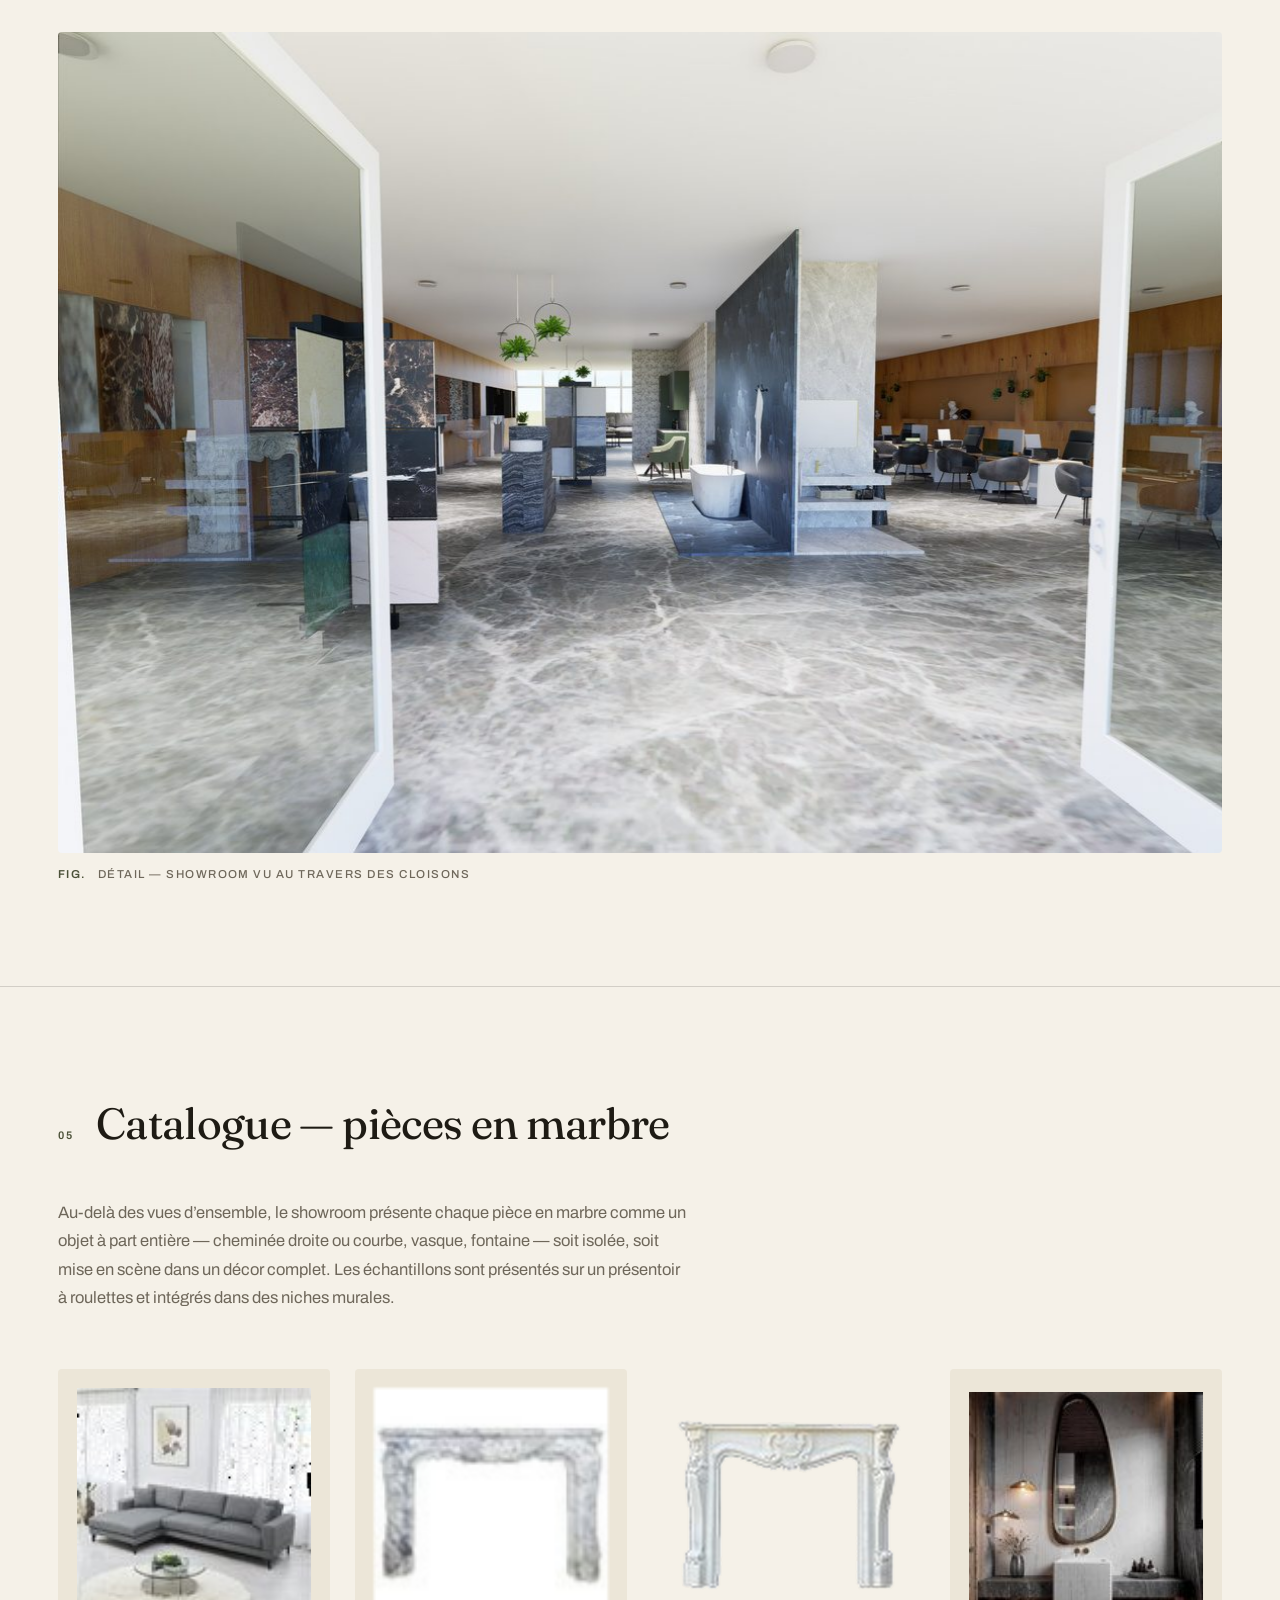
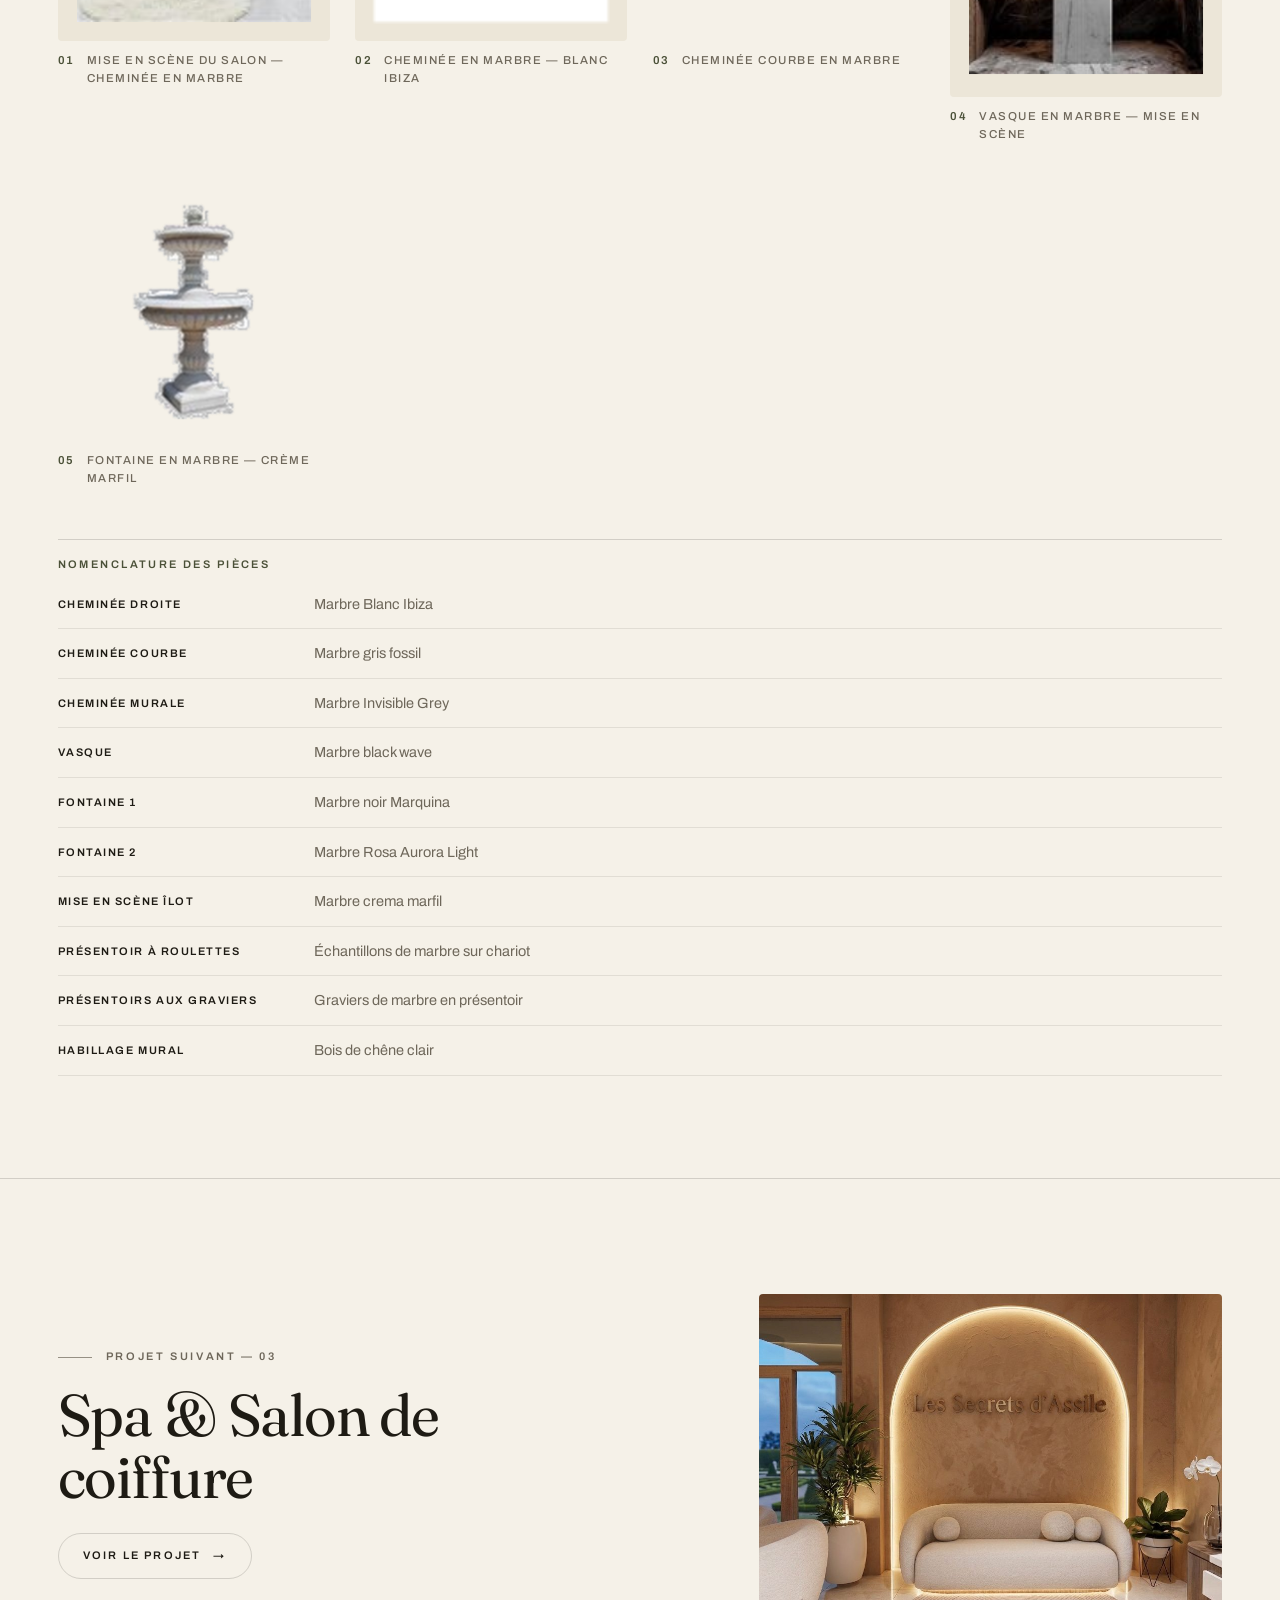
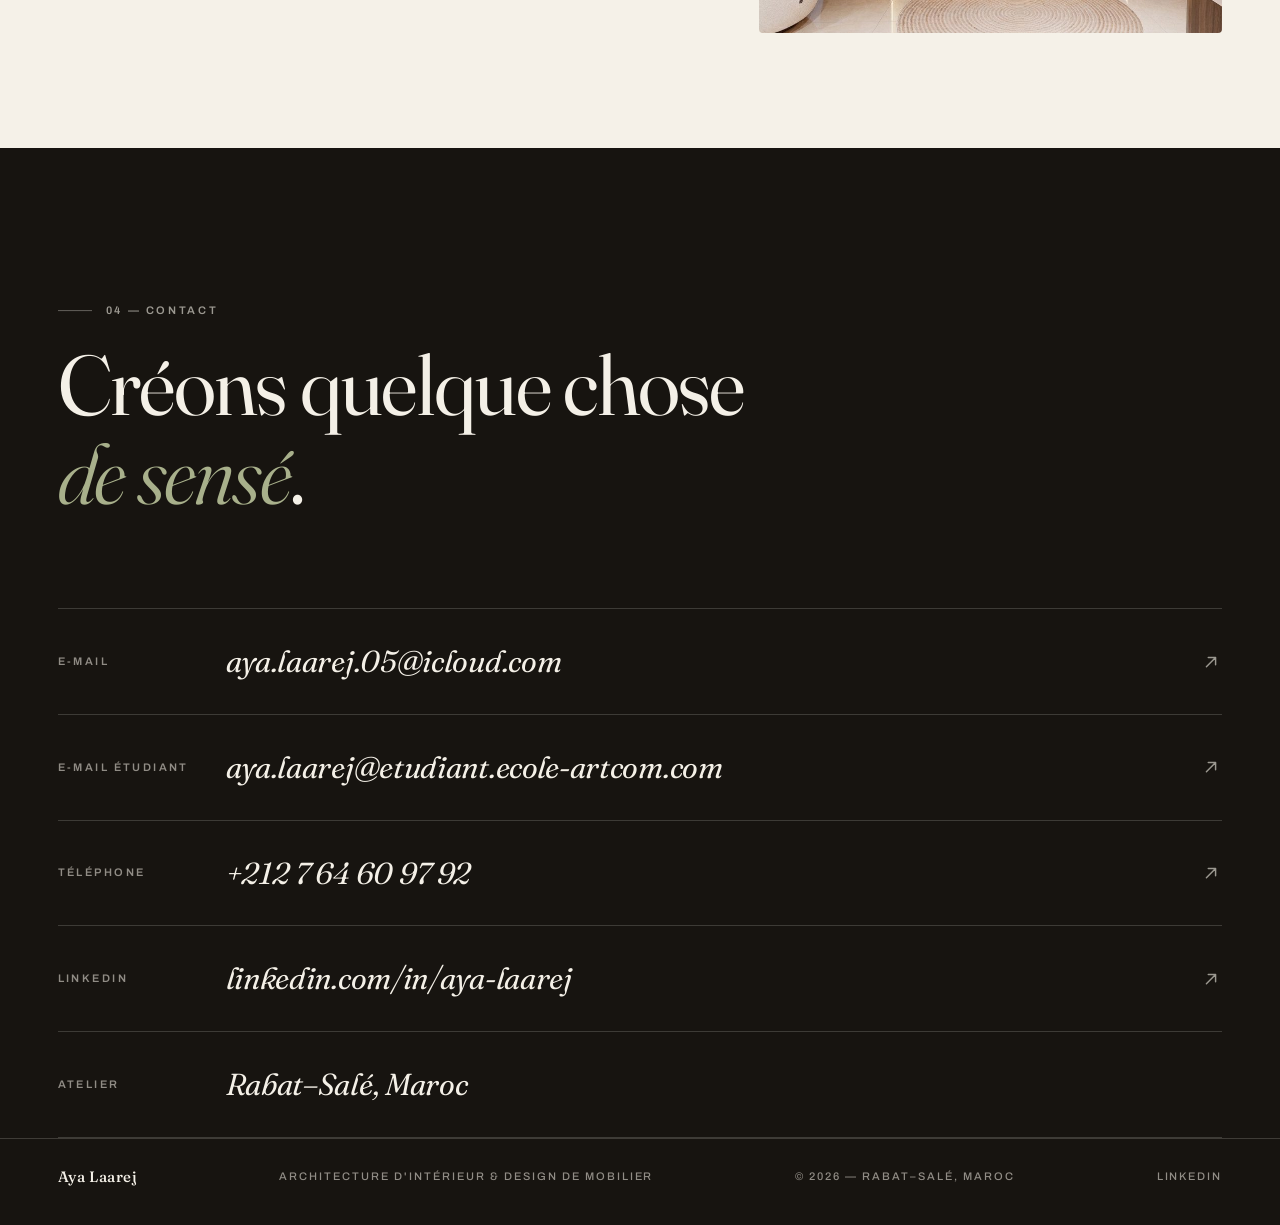
<file: projects/showroom-sahara-marbre.html>
<!doctype html>
<html lang="fr">
<head>
<meta charset="utf-8">
<meta name="viewport" content="width=device-width, initial-scale=1, viewport-fit=cover">
<title>Showroom — Sahara Marbre — Aya Laarej | Architecture d&#x27;intérieur &amp; Design de mobilier</title>
<meta name="description" content="Réaménager un showroom pour mieux faire lire la matière. — Rabat, Maroc, 2025.">
<meta name="robots" content="index,follow">
<meta property="og:type" content="website">
<meta property="og:site_name" content="Aya Laarej — Architecture d'intérieur & Design de mobilier">
<meta property="og:title" content="Showroom — Sahara Marbre — Aya Laarej | Architecture d&#x27;intérieur &amp; Design de mobilier">
<meta property="og:description" content="Réaménager un showroom pour mieux faire lire la matière. — Rabat, Maroc, 2025.">
<link rel="icon" href="../favicon.svg" type="image/svg+xml">
<link rel="preconnect" href="https://fonts.googleapis.com">
<link rel="preconnect" href="https://fonts.gstatic.com" crossorigin>
<link href="https://fonts.googleapis.com/css2?family=Archivo:wght@400;500;600;700&family=Fraunces:ital,opsz,wght@0,9..144,300..600;1,9..144,300..600&display=swap" rel="stylesheet">
<link rel="stylesheet" href="../css/base.css">
<link rel="stylesheet" href="../css/nav.css">
<link rel="stylesheet" href="../css/home.css">
<link rel="stylesheet" href="../css/pages.css">
<link rel="stylesheet" href="../css/project.css">
<script>document.documentElement.classList.add('js');</script>
<script src="../vendor/gsap.min.js" defer></script>
<script src="../vendor/ScrollTrigger.min.js" defer></script>
<script src="../vendor/lenis.min.js" defer></script>
<script src="../js/core.js" defer></script>
<script src="../js/interactions.js" defer></script>
</head>
<body>
<div class="preloader" aria-hidden="true">
  <div class="pl-inner">
    <div class="pl-name"><span>A</span><span>Y</span><span>A</span><span>&nbsp;</span><span>L</span><span>A</span><span>A</span><span>R</span><span>E</span><span>J</span></div>
    <div class="pl-sub">Architecture d'intérieur &amp; design de mobilier</div>
  </div>
  <div class="pl-count">000</div>
</div>
<div class="page-wipe" aria-hidden="true"></div>
<div class="cursor" aria-hidden="true"><div class="cursor-dot"></div><div class="cursor-ring"><span class="cursor-label">View</span></div></div>

<header class="nav" id="nav">
  <div class="nav-inner">
    <a class="nav-brand" href="../index.html" data-pt>AYA LAAREJ<sup>&reg;</sup></a>
    <nav class="nav-links" aria-label="Primary">
      <a href="../index.html#projets" data-pt class="active">Projets</a>
      <a href="../a-propos.html" data-pt>À propos</a>
      <a href="../journal.html" data-pt>Journal</a>
      <a href="../index.html#contact" data-pt>Contact</a>
    </nav>
    <div class="nav-right">
      <span class="nav-loc">Rabat–Salé, Maroc</span>
      <button class="burger" id="burger" aria-label="Open menu" aria-expanded="false"><span></span><span></span></button>
    </div>
  </div>
</header>

<div class="menu-overlay" id="menuOverlay">
  <nav class="menu-links" aria-label="Menu">
    <a class="menu-link" href="../index.html" data-pt><span class="menu-idx">01</span><span class="menu-txt">Accueil</span></a>
    <a class="menu-link" href="../index.html#projets" data-pt><span class="menu-idx">02</span><span class="menu-txt">Projets</span></a>
    <a class="menu-link" href="../a-propos.html" data-pt><span class="menu-idx">03</span><span class="menu-txt">À propos</span></a>
    <a class="menu-link" href="../journal.html" data-pt><span class="menu-idx">04</span><span class="menu-txt">Journal</span></a>
    <a class="menu-link" href="../index.html#contact" data-pt><span class="menu-idx">05</span><span class="menu-txt">Contact</span></a>
  </nav>
  <div class="menu-foot">
    <a href="mailto:aya.laarej.05@icloud.com">aya.laarej.05@icloud.com</a>
    <a href="https://www.linkedin.com/in/aya-laarej" target="_blank" rel="noopener">LinkedIn</a>
    <span>Rabat–Salé, Maroc</span>
  </div>
</div>

<main id="main">

<section class="p-hero">
  <div class="p-hero-media parallax"><img src="../assets/projects/showroom-sahara-marbre/01-hero.jpg" alt="Showroom Sahara Marbre — mur en marbre veiné, assise grise et table basse"></div>
  <div class="p-hero-scrim"></div>
  <div class="p-hero-content container">
    <p class="p-idx">02 / 06 — Design d&#x27;intérieur commercial</p>
    <h1 class="p-title"><span class="hline"><span class="hline-in">Showroom —</span></span><span class="hline"><span class="hline-in">Sahara Marbre</span></span></h1>
    <p class="p-tagline">Réaménager un showroom pour mieux faire lire la matière.</p>
  </div>
  <div class="p-hero-meta"><div class="container p-meta-grid">
    <div class="p-meta"><div class="m-label">Lieu</div><div class="m-val">Rabat, Maroc</div></div>
    <div class="p-meta"><div class="m-label">Année</div><div class="m-val">2025</div></div>
    <div class="p-meta"><div class="m-label">Catégorie</div><div class="m-val">Design d&#x27;intérieur commercial</div></div>
    <div class="p-meta"><div class="m-label">Périmètre</div><div class="m-val">Réaménagement · Plans · 3D · Suivi de chantier</div></div>
  </div></div>
</section>

<section class="p-intro"><div class="container p-intro-grid">
  <p class="sec-label rv">01 — Concept</p>
  <p class="p-lead rv">Lors de mon stage, ma mission principale a été de réaménager le showroom de l&#x27;annexe « Rabat Marbre » du groupe Sahara Marbre, leader marocain du marbre. Le concept place le marbre au centre du parcours : cheminements en marbre, présentoirs et échantillons intégrés dans des niches, et une mise en scène soignée de chaque pièce.</p>
  <div class="p-body rv"><p>L&#x27;objectif principal était de moderniser et d&#x27;harmoniser l&#x27;espace pour créer un environnement à la fois accueillant et professionnel.</p><p>Après l&#x27;analyse de l&#x27;existant, un nouveau concept minimaliste : plus clair, plus lisible, la pierre au centre du parcours et le bois de chêne clair en habillage mural.</p></div>
</div></section>
<nav class="p-toc" aria-label="Sommaire du projet"><div class="container">
  <p class="toc-label">Sommaire</p>
  <ol class="toc-list"><li><a href="#s-02"><span>02</span>Plan d’aménagement</a></li><li><a href="#s-03"><span>03</span>Before &amp; After</a></li><li><a href="#s-04"><span>04</span>Perspectives</a></li><li><a href="#s-05"><span>05</span>Catalogue — pièces en marbre</a></li></ol>
</div></nav>

<section class="p-sec" id="s-02">
  <div class="container">
    <div class="p-sec-head rv"><span class="p-sec-idx">02</span><h2>Plan d’aménagement</h2></div>
    <div class="p-sec-text rv"><p>Le showroom est réorganisé autour de la matière : le marbre devient le sujet du parcours. Cheminements en marbre, présentoirs et échantillons intégrés dans des niches, et une mise en scène soignée de chaque pièce.</p><p>Le principe est de faire du marbre le sujet du parcours : cheminements en marbre, présentoirs et échantillons intégrés dans des niches, et une mise en scène soignée de chaque pièce. L’entrée s’ouvre sur les présentoirs aux graviers ; la montée vers l’étage dessert la vitrine ; les îlots centraux concentrent les mises en scène.</p></div><div class="blk rv"><div class="annotboard"><div class="ab-plan"><div class="ab-zoom"><span>Plan d'aménagement</span><b>Touchez pour agrandir</b></div><img src="../assets/projects/showroom-sahara-marbre/plan-sahara.png" alt="Showroom — Sahara Marbre — plan d'aménagement annoté"><span class="ab-plan-cap">Plan d&#x27;aménagement</span></div><div class="ab-cols"><div class="ab-col ab-l ab-card"><div class="ab-grp"><h3 class="ab-h">Paroi ouest &amp; paroi nord</h3><ul class="ab-list"><li><span class="ab-thumb"><img src="../assets/projects/showroom-sahara-marbre/ref-cheminee-ibiza.jpg" alt="Cheminée en marbre blanc Ibiza" loading="lazy"></span><span class="ab-tx"><span class="ab-l">Cheminée en marbre blanc Ibiza</span><span class="ab-n">Contre la façade nord</span></span></li><li><span class="ab-thumb"><img src="../assets/projects/showroom-sahara-marbre/ref-cheminee-fossil.jpg" alt="Cheminée en marbre gris fossil" loading="lazy"></span><span class="ab-tx"><span class="ab-l">Cheminée en marbre gris fossil</span><span class="ab-n">Niche médiane</span></span></li><li><span class="ab-thumb"><img src="../assets/projects/showroom-sahara-marbre/ref-cheminee-invisible.jpg" alt="Cheminée en marbre Invisible Grey" loading="lazy"></span><span class="ab-tx"><span class="ab-l">Cheminée en marbre Invisible Grey</span><span class="ab-n">Paroi sud</span></span></li><li><span class="ab-thumb"><img src="../assets/projects/showroom-sahara-marbre/ref-blackwave.jpg" alt="Vasque — marbre black wave" loading="lazy"></span><span class="ab-tx"><span class="ab-l">Présentoire de vasque en marbre black wave</span><span class="ab-n">Niche murale</span></span></li><li><span class="ab-thumb"><img src="../assets/projects/showroom-sahara-marbre/ref-presentoir-roulettes.jpg" alt="Présentoir à roulettes à échantillons" loading="lazy"></span><span class="ab-tx"><span class="ab-l">Présentoire à roulettes à échantillons</span><span class="ab-n">Paroi ouest</span></span></li><li><span class="ab-thumb"><img src="../assets/projects/showroom-sahara-marbre/ref-presentoir-graviers.jpg" alt="Présentoires aux graviers" loading="lazy"></span><span class="ab-tx"><span class="ab-l">Présentoires aux graviers</span><span class="ab-n">À l’entrée</span></span></li><li><span class="ab-thumb"><img src="../assets/projects/showroom-sahara-marbre/ref-attente.jpg" alt="Espace d’attente — pièce de confort" loading="lazy"></span><span class="ab-tx"><span class="ab-l">Espace d’attente</span><span class="ab-n">Angle nord-ouest</span></span></li></ul></div><div class="ab-grp"><h3 class="ab-h">Habillages &amp;samples</h3><ul class="ab-list"><li class="ab-plain"><span class="ab-tx"><span class="ab-l">Échantillons de marbre intégrés dans des niches</span><span class="ab-n"> toute la longueur de la paroi ouest</span></span></li><li class="ab-plain"><span class="ab-tx"><span class="ab-l">Habillage murale en bois de chêne clair</span><span class="ab-n"> bandeau continu en partie basse</span></span></li></ul></div></div><div class="ab-col ab-r ab-card"><div class="ab-grp"><h3 class="ab-h">Îlots &amp; mises en scène</h3><ul class="ab-list"><li><span class="ab-thumb"><img src="../assets/projects/showroom-sahara-marbre/ref-vitrine.jpg" alt="Vitrine" loading="lazy"></span><span class="ab-tx"><span class="ab-l">Vitrine</span><span class="ab-n">près de la montée vers l’étage</span></span></li><li><span class="ab-thumb"><img src="../assets/projects/showroom-sahara-marbre/ref-crema.jpg" alt="Mise en scène — marbre crema marfil" loading="lazy"></span><span class="ab-tx"><span class="ab-l">Mise en scène en marbre crema marfil</span><span class="ab-n">îlot central</span></span></li><li><span class="ab-thumb"><img src="../assets/projects/showroom-sahara-marbre/ref-fontaine-1.jpg" alt="Fontaine — marbre noir Marquina" loading="lazy"></span><span class="ab-tx"><span class="ab-l">Fontaine 1 en marbre noir Marquina</span><span class="ab-n">axe de circulation</span></span></li><li><span class="ab-thumb"><img src="../assets/projects/showroom-sahara-marbre/ref-vasque-scene.jpg" alt="Mise en scène du vasque en marbre" loading="lazy"></span><span class="ab-tx"><span class="ab-l">Mise en scène du vasque en marbre Blanc Ibiza</span><span class="ab-n">îlot sud</span></span></li></ul></div><div class="ab-grp"><h3 class="ab-h">Matières complémentaires</h3><ul class="ab-list"><li class="ab-plain"><span class="ab-tx"><span class="ab-l">Mise en scène en marbre crema marfil</span><span class="ab-n"> vitrine et îlot sud</span></span></li><li class="ab-plain"><span class="ab-tx"><span class="ab-l">Mise en scène du vasque en marbre black wave</span><span class="ab-n"> variante du vasque</span></span></li><li class="ab-plain"><span class="ab-tx"><span class="ab-l">Fontaine 2 en marbre Rosa Aurora Light</span><span class="ab-n"> point d’eau sud-est</span></span></li></ul></div></div></div></div></div>
  </div>
</section>
<section class="p-sec" id="s-03">
  <div class="container">
    <div class="p-sec-head rv"><span class="p-sec-idx">03</span><h2>Before &amp; After</h2></div>
    <div class="p-sec-text rv"><p>Après l’analyse de l’existant, un nouveau concept minimaliste : plus clair, plus lisible, la pierre au centre et le bois clair en habillage mural.</p></div><div class="blk blk-duo rv rv-img" style="--ar:4/3"><figure><div class="bimg" style="--ar:768/576"><img src="../assets/projects/showroom-sahara-marbre/before.jpg" alt="Showroom — Sahara Marbre — Showroom existant" loading="lazy"></div><figcaption class="cap"><b>01</b>Showroom existant</figcaption></figure><figure><div class="bimg" style="--ar:1152/812"><img src="../assets/projects/showroom-sahara-marbre/after.jpg" alt="Showroom — Sahara Marbre — Showroom réaménagé" loading="lazy"></div><figcaption class="cap"><b>02</b>Showroom réaménagé</figcaption></figure></div>
  </div>
</section>
<section class="p-sec" id="s-04">
  <div class="container">
    <div class="p-sec-head rv"><span class="p-sec-idx">04</span><h2>Perspectives</h2></div>
    <div class="blk blk-full parallax rv rv-img" style="--ar:1920/1080"><figure><div class="bimg"><img src="../assets/projects/showroom-sahara-marbre/02-wide.jpg" alt="Showroom — Sahara Marbre — Vue d’ensemble — murs en marbre, banquettes, mur d’accent jaune" loading="lazy"></div><figcaption class="cap"><b>Fig.</b>Vue d’ensemble — murs en marbre, banquettes, mur d’accent jaune</figcaption></figure></div><div class="blk blk-duo rv rv-img" style="--ar:4/3"><figure><div class="bimg" style="--ar:512/361"><img src="../assets/projects/showroom-sahara-marbre/03-marble.jpg" alt="Showroom — Sahara Marbre — Colonne de présentation du marbre" loading="lazy"></div><figcaption class="cap"><b>01</b>Colonne de présentation du marbre</figcaption></figure><figure><div class="bimg" style="--ar:768/541"><img src="../assets/projects/showroom-sahara-marbre/04-glass.jpg" alt="Showroom — Sahara Marbre — Vue à travers la cloison vitrée" loading="lazy"></div><figcaption class="cap"><b>02</b>Vue à travers la cloison vitrée</figcaption></figure></div><div class="blk blk-duo rv rv-img" style="--ar:4/3"><figure><div class="bimg" style="--ar:1024/722"><img src="../assets/projects/showroom-sahara-marbre/05-lounge.jpg" alt="Showroom — Sahara Marbre — Espace lounge" loading="lazy"></div><figcaption class="cap"><b>01</b>Espace lounge</figcaption></figure><figure><div class="bimg" style="--ar:960/540"><img src="../assets/projects/showroom-sahara-marbre/06-workspace.jpg" alt="Showroom — Sahara Marbre — Espace de travail — long mur jaune" loading="lazy"></div><figcaption class="cap"><b>02</b>Espace de travail — long mur jaune</figcaption></figure></div><div class="blk blk-full rv rv-img" style="--ar:1152/812"><figure><div class="bimg"><img src="../assets/projects/showroom-sahara-marbre/07-detail.jpg" alt="Showroom — Sahara Marbre — Détail — showroom vu au travers des cloisons" loading="lazy"></div><figcaption class="cap"><b>Fig.</b>Détail — showroom vu au travers des cloisons</figcaption></figure></div>
  </div>
</section>
<section class="p-sec" id="s-05">
  <div class="container">
    <div class="p-sec-head rv"><span class="p-sec-idx">05</span><h2>Catalogue — pièces en marbre</h2></div>
    <div class="p-sec-text rv"><p>Au-delà des vues d’ensemble, le showroom présente chaque pièce en marbre comme un objet à part entière — cheminée droite ou courbe, vasque, fontaine — soit isolée, soit mise en scène dans un décor complet. Les échantillons sont présentés sur un présentoir à roulettes et intégrés dans des niches murales.</p></div><div class="blk blk-plate rv rv-img"><figure class="pcell drw"><div class="bimg" style="--ar:119/119"><img src="../assets/projects/showroom-sahara-marbre/cat-salon.jpg" alt="Showroom — Sahara Marbre — Mise en scène du salon — cheminée en marbre" loading="lazy"></div><figcaption class="cap"><b>01</b>Mise en scène du salon — cheminée en marbre</figcaption></figure><figure class="pcell drw"><div class="bimg" style="--ar:103/103"><img src="../assets/projects/showroom-sahara-marbre/cat-cheminee-droite.jpg" alt="Showroom — Sahara Marbre — Cheminée en marbre — Blanc Ibiza" loading="lazy"></div><figcaption class="cap"><b>02</b>Cheminée en marbre — Blanc Ibiza</figcaption></figure><figure class="pcell cut"><div class="bimg" style="--ar:440/440"><img src="../assets/projects/showroom-sahara-marbre/cat-cheminee-courbe.png" alt="Showroom — Sahara Marbre — Cheminée courbe en marbre" loading="lazy"></div><figcaption class="cap"><b>03</b>Cheminée courbe en marbre</figcaption></figure><figure class="pcell drw"><div class="bimg" style="--ar:161/194"><img src="../assets/projects/showroom-sahara-marbre/cat-vasque.jpg" alt="Showroom — Sahara Marbre — Vasque en marbre — mise en scène" loading="lazy"></div><figcaption class="cap"><b>04</b>Vasque en marbre — mise en scène</figcaption></figure><figure class="pcell cut"><div class="bimg" style="--ar:512/512"><img src="../assets/projects/showroom-sahara-marbre/cat-fontaine.png" alt="Showroom — Sahara Marbre — Fontaine en marbre — crème marfil" loading="lazy"></div><figcaption class="cap"><b>05</b>Fontaine en marbre — crème marfil</figcaption></figure></div><div class="blk blk-specs rv"><dl class="sp-list"><h3 class="sp-title">Nomenclature des pièces</h3><div class="sp-row"><dt>Cheminée droite</dt><dd>Marbre Blanc Ibiza</dd></div><div class="sp-row"><dt>Cheminée courbe</dt><dd>Marbre gris fossil</dd></div><div class="sp-row"><dt>Cheminée murale</dt><dd>Marbre Invisible Grey</dd></div><div class="sp-row"><dt>Vasque</dt><dd>Marbre black wave</dd></div><div class="sp-row"><dt>Fontaine 1</dt><dd>Marbre noir Marquina</dd></div><div class="sp-row"><dt>Fontaine 2</dt><dd>Marbre Rosa Aurora Light</dd></div><div class="sp-row"><dt>Mise en scène îlot</dt><dd>Marbre crema marfil</dd></div><div class="sp-row"><dt>Présentoir à roulettes</dt><dd>Échantillons de marbre sur chariot</dd></div><div class="sp-row"><dt>Présentoirs aux graviers</dt><dd>Graviers de marbre en présentoir</dd></div><div class="sp-row"><dt>Habillage mural</dt><dd>Bois de chêne clair</dd></div></dl></div>
  </div>
</section>
<a class="p-next" href="spa-hair-salon.html" data-pt>
  <div class="container p-next-inner">
    <div class="p-next-txt"><p class="sec-label">Projet suivant — 03</p><h2 class="p-next-title">Spa &amp; Salon de coiffure</h2><span class="p-next-cta">Voir le projet <span aria-hidden="true">→</span></span></div>
    <div class="p-next-media" style="--ar:921/674"><img src="../assets/projects/spa-hair-salon/card.jpg" alt="Spa &amp; salon de coiffure — perspective d’accueil" loading="lazy"></div>
  </div>
</a>

<section class="contact" id="contact">
  <div class="container">
    <p class="sec-label rv">04 — Contact</p>
    <h2 class="contact-title rv">Créons quelque chose <em>de sensé</em>.</h2>
    <div class="contact-rows rv">
      <a class="contact-row" href="mailto:aya.laarej.05@icloud.com">
        <span class="c-label">E-mail</span><span class="c-val">aya.laarej.05@icloud.com</span><span class="c-arrow"><svg viewBox="0 0 24 24" fill="none" stroke="currentColor" stroke-width="1.6" stroke-linecap="round" stroke-linejoin="round" aria-hidden="true"><path d="M7 17L17 7M9 7h8v8"/></svg></span>
      </a>
      <a class="contact-row" href="mailto:aya.laarej@etudiant.ecole-artcom.com">
        <span class="c-label">E-mail étudiant</span><span class="c-val">aya.laarej@etudiant.ecole-artcom.com</span><span class="c-arrow"><svg viewBox="0 0 24 24" fill="none" stroke="currentColor" stroke-width="1.6" stroke-linecap="round" stroke-linejoin="round" aria-hidden="true"><path d="M7 17L17 7M9 7h8v8"/></svg></span>
      </a>
      <a class="contact-row" href="tel:+212764609792">
        <span class="c-label">Téléphone</span><span class="c-val">+212 7 64 60 97 92</span><span class="c-arrow"><svg viewBox="0 0 24 24" fill="none" stroke="currentColor" stroke-width="1.6" stroke-linecap="round" stroke-linejoin="round" aria-hidden="true"><path d="M7 17L17 7M9 7h8v8"/></svg></span>
      </a>
      <a class="contact-row" href="https://www.linkedin.com/in/aya-laarej" target="_blank" rel="noopener">
        <span class="c-label">LinkedIn</span><span class="c-val">linkedin.com/in/aya-laarej</span><span class="c-arrow"><svg viewBox="0 0 24 24" fill="none" stroke="currentColor" stroke-width="1.6" stroke-linecap="round" stroke-linejoin="round" aria-hidden="true"><path d="M7 17L17 7M9 7h8v8"/></svg></span>
      </a>
      <div class="contact-row">
        <span class="c-label">Atelier</span><span class="c-val">Rabat–Salé, Maroc</span><span class="c-arrow"></span>
      </div>
    </div>
  </div>
</section>

</main>

<footer class="site-footer">
  <div class="footer-inner">
    <span class="f-brand">Aya Laarej</span>
    <span>Architecture d'intérieur &amp; design de mobilier</span>
    <span>© 2026 — Rabat–Salé, Maroc</span>
    <a href="https://www.linkedin.com/in/aya-laarej" target="_blank" rel="noopener">LinkedIn</a>
  </div>
</footer>

<button class="to-top" id="toTop" aria-label="Back to top"><svg viewBox="0 0 24 24" fill="none" stroke="currentColor" stroke-width="1.6" stroke-linecap="round" stroke-linejoin="round" aria-hidden="true"><path d="M12 19V5M5 12l7-7 7 7"/></svg></button>

<div class="lightbox" id="lightbox" role="dialog" aria-modal="true" aria-label="Image viewer">
  <button class="lb-btn lb-close" aria-label="Close"><svg viewBox="0 0 24 24" fill="none" stroke="currentColor" stroke-width="1.6" stroke-linecap="round" aria-hidden="true"><path d="M6 6l12 12M18 6L6 18"/></svg></button>
  <button class="lb-btn lb-prev" aria-label="Previous image"><svg viewBox="0 0 24 24" fill="none" stroke="currentColor" stroke-width="1.6" stroke-linecap="round" stroke-linejoin="round" aria-hidden="true"><path d="M19 12H5M12 19l-7-7 7-7"/></svg></button>
  <figure class="lb-stage"><img id="lbImg" alt=""><figcaption class="lb-cap" id="lbCap"></figcaption>
    <div class="lb-planbar" id="lbPlanBar"><button type="button" data-lb-zoom="out" aria-label="Réduire">−</button><span>Zoom</span><button type="button" data-lb-zoom="in" aria-label="Agrandir">+</button><button type="button" data-lb-zoom="fit">Ajuster</button></div>
  </figure>
  <button class="lb-btn lb-next" aria-label="Next image"><svg viewBox="0 0 24 24" fill="none" stroke="currentColor" stroke-width="1.6" stroke-linecap="round" stroke-linejoin="round" aria-hidden="true"><path d="M5 12h14M12 5l7 7-7 7"/></svg></button>
  <div class="lb-count" id="lbCount"></div>
</div>
</body>
</html>
</file>
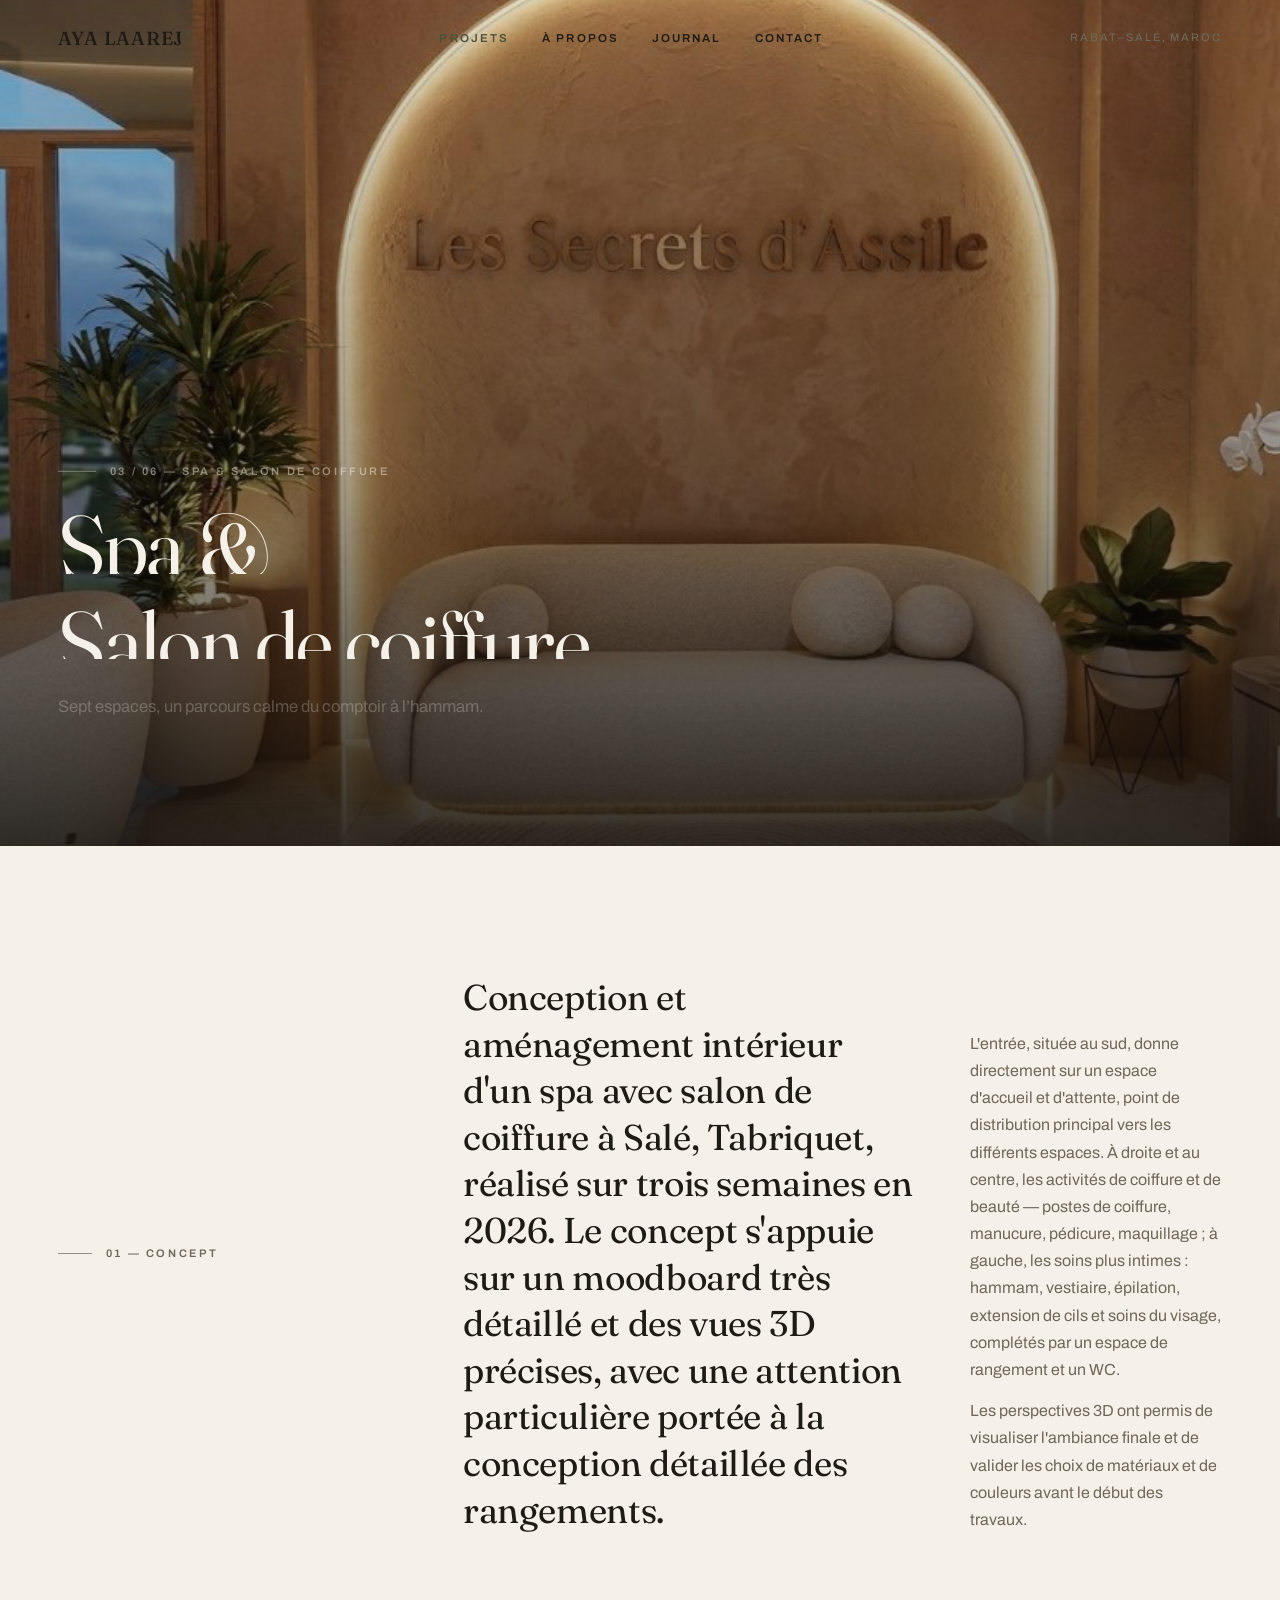
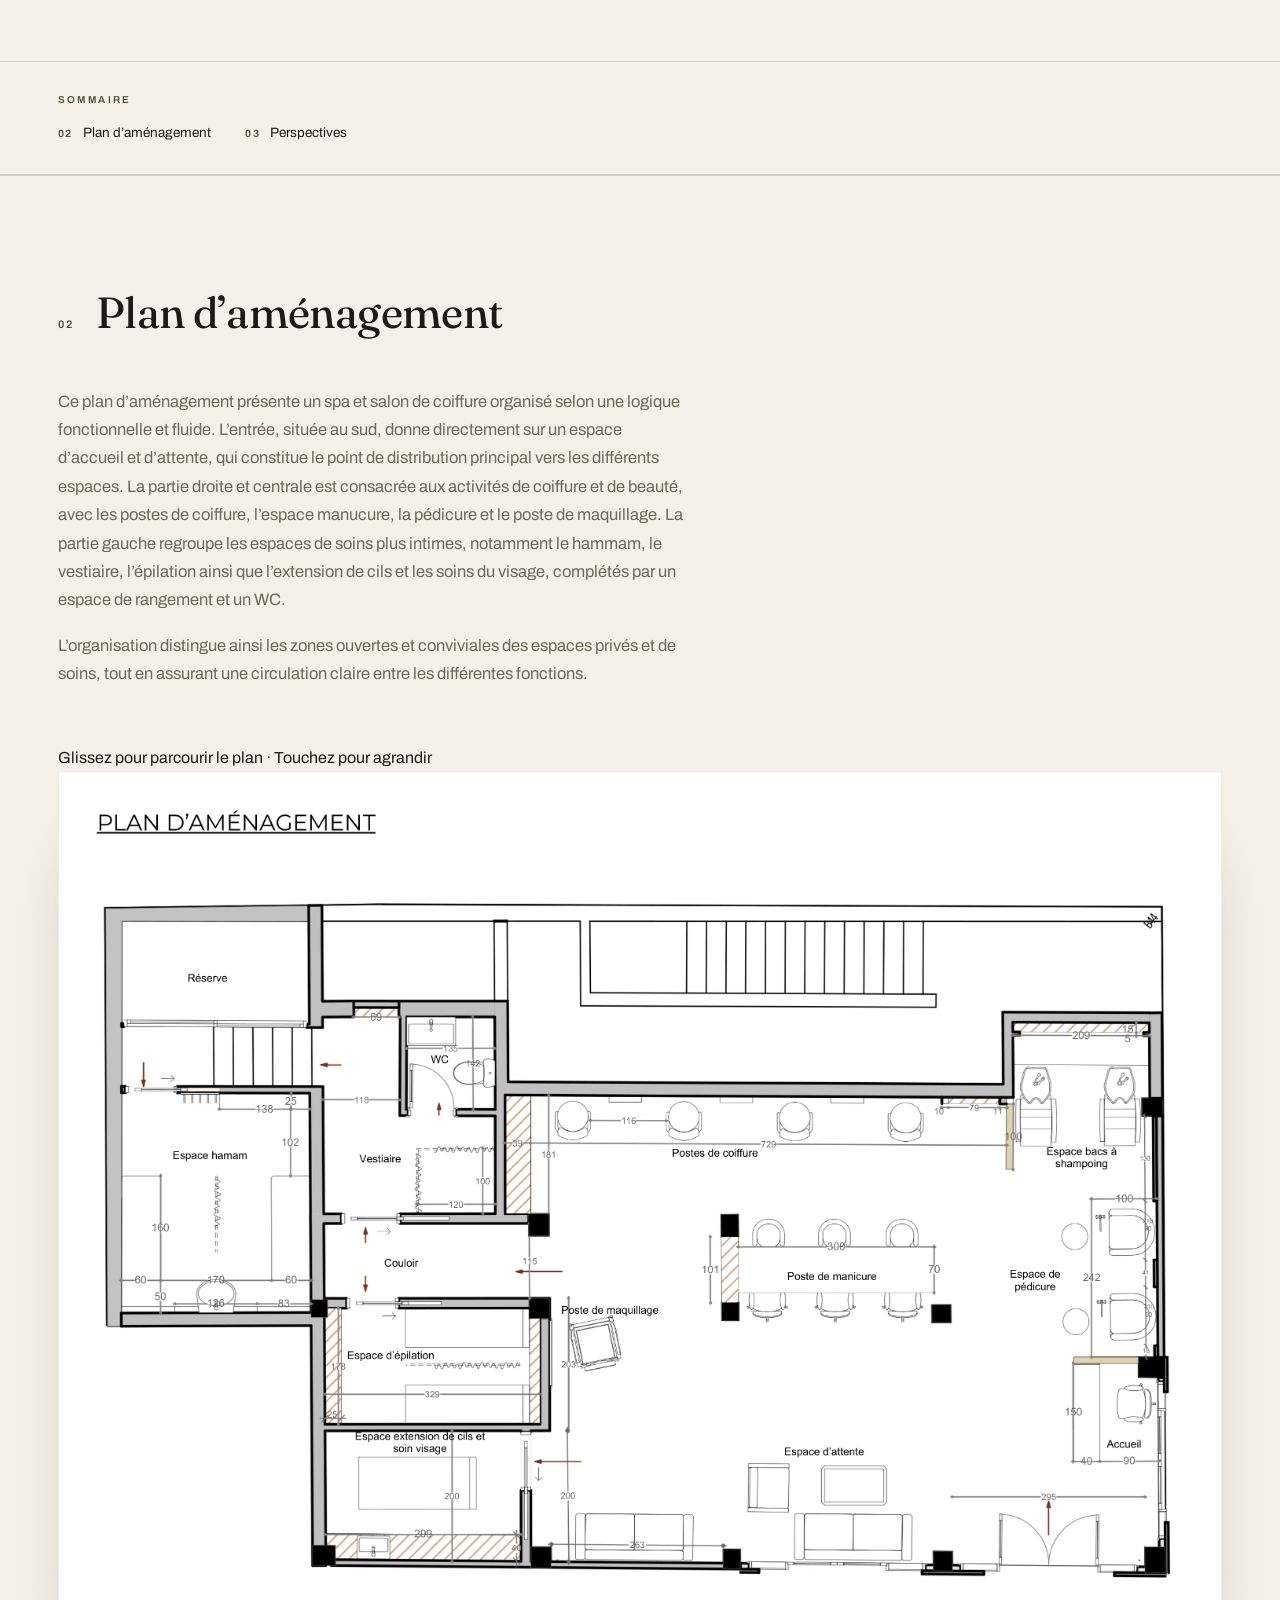
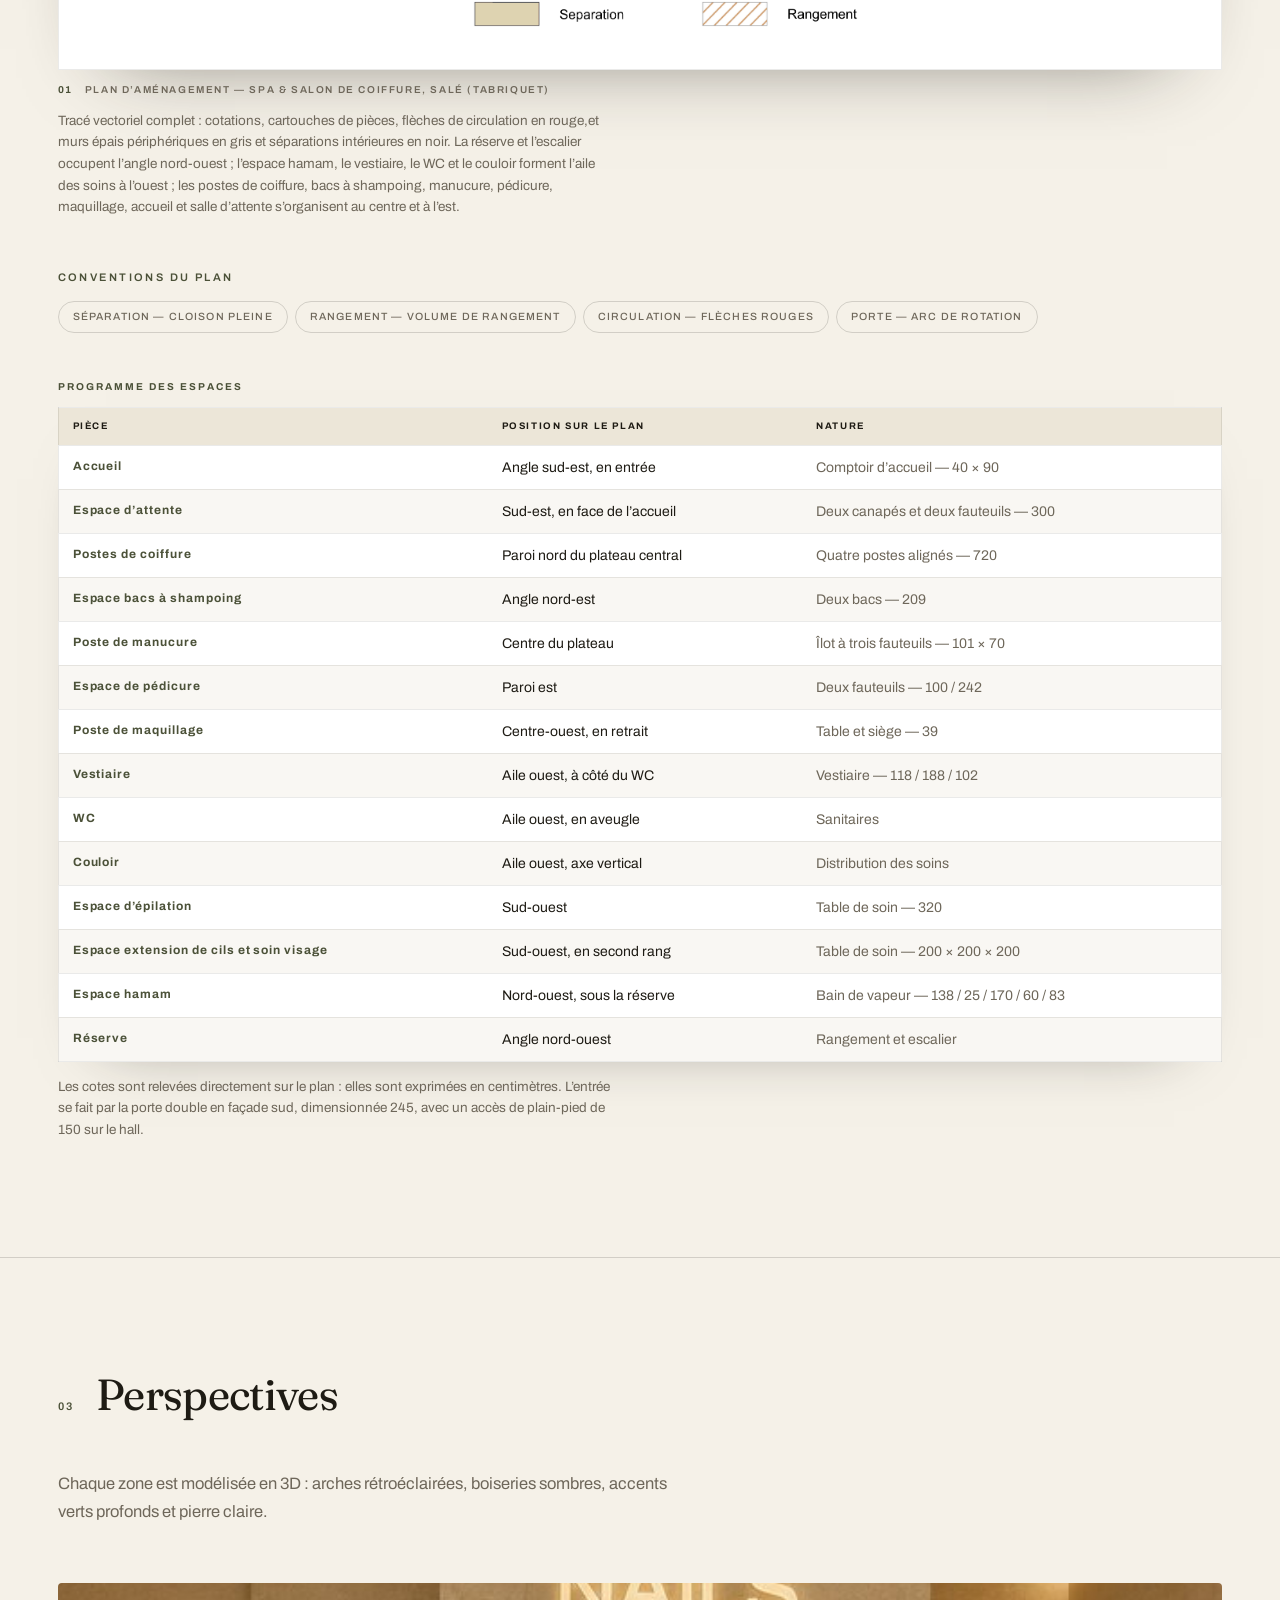
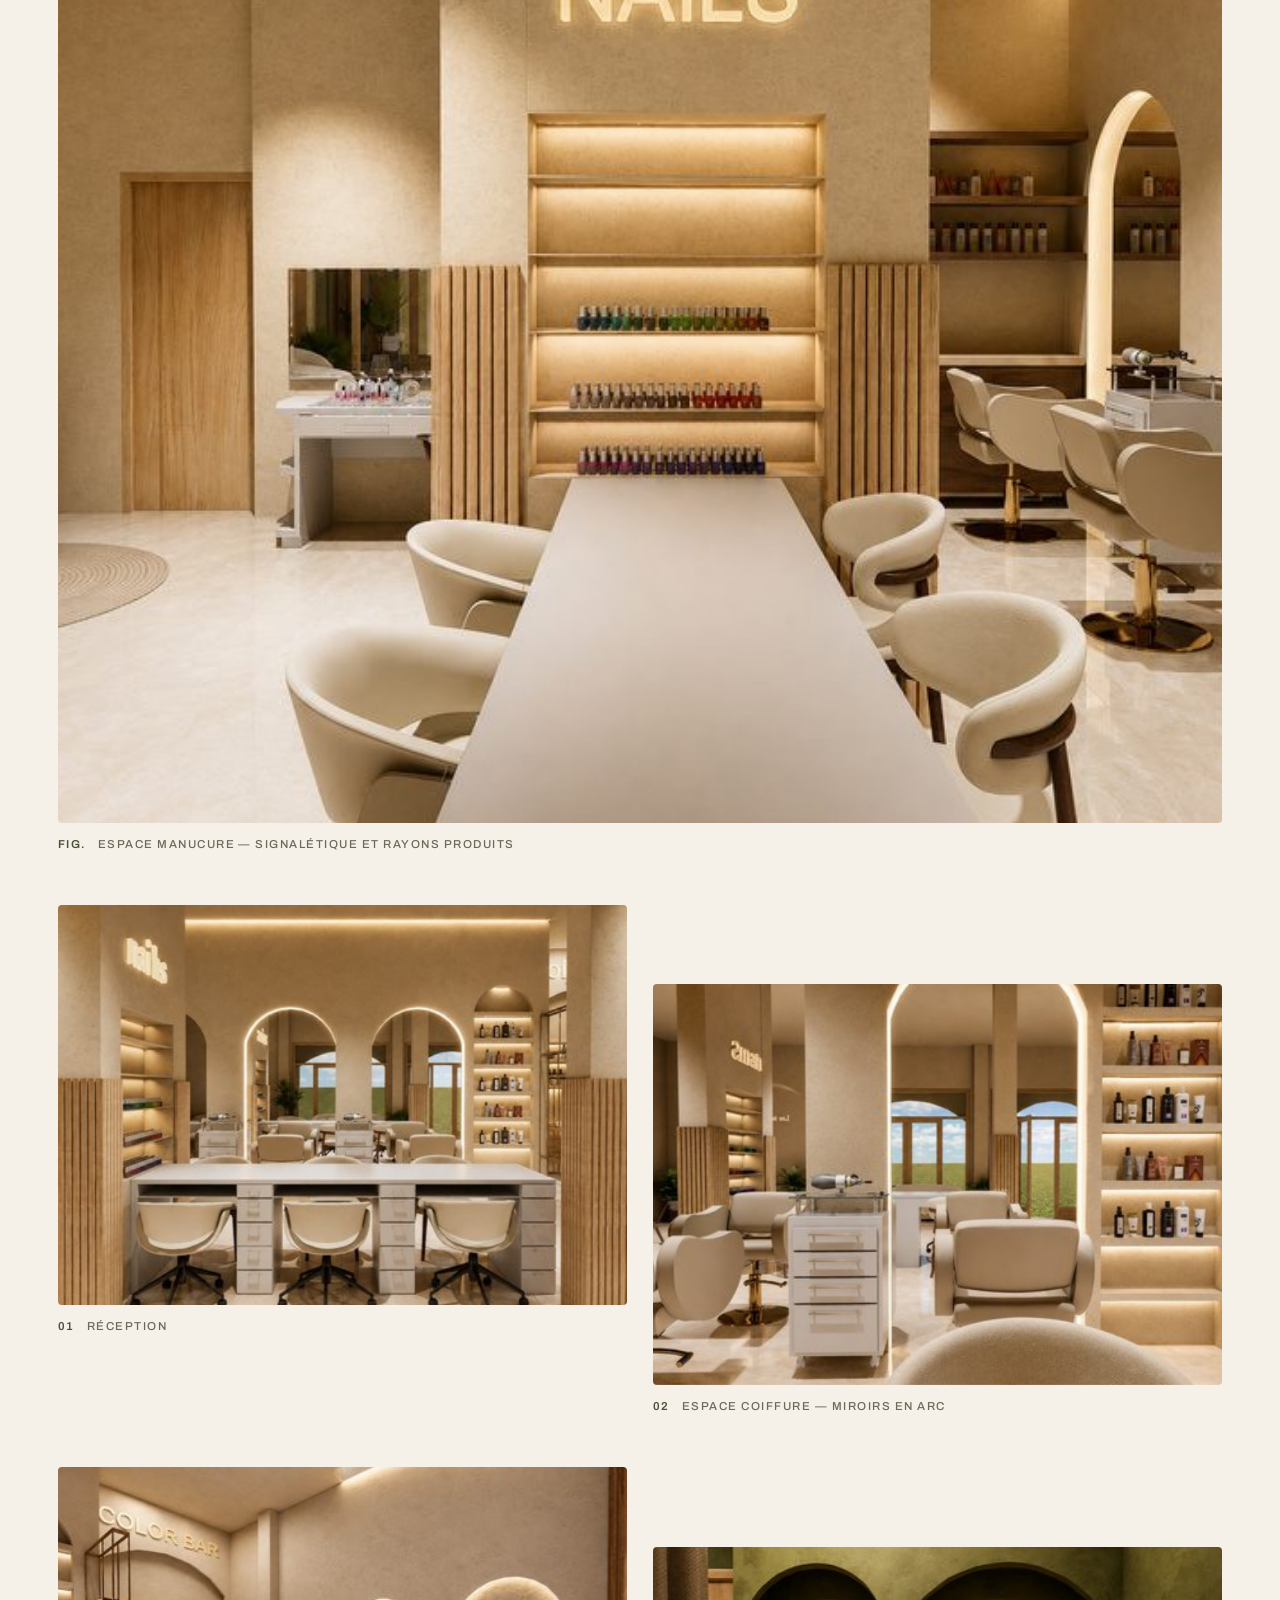
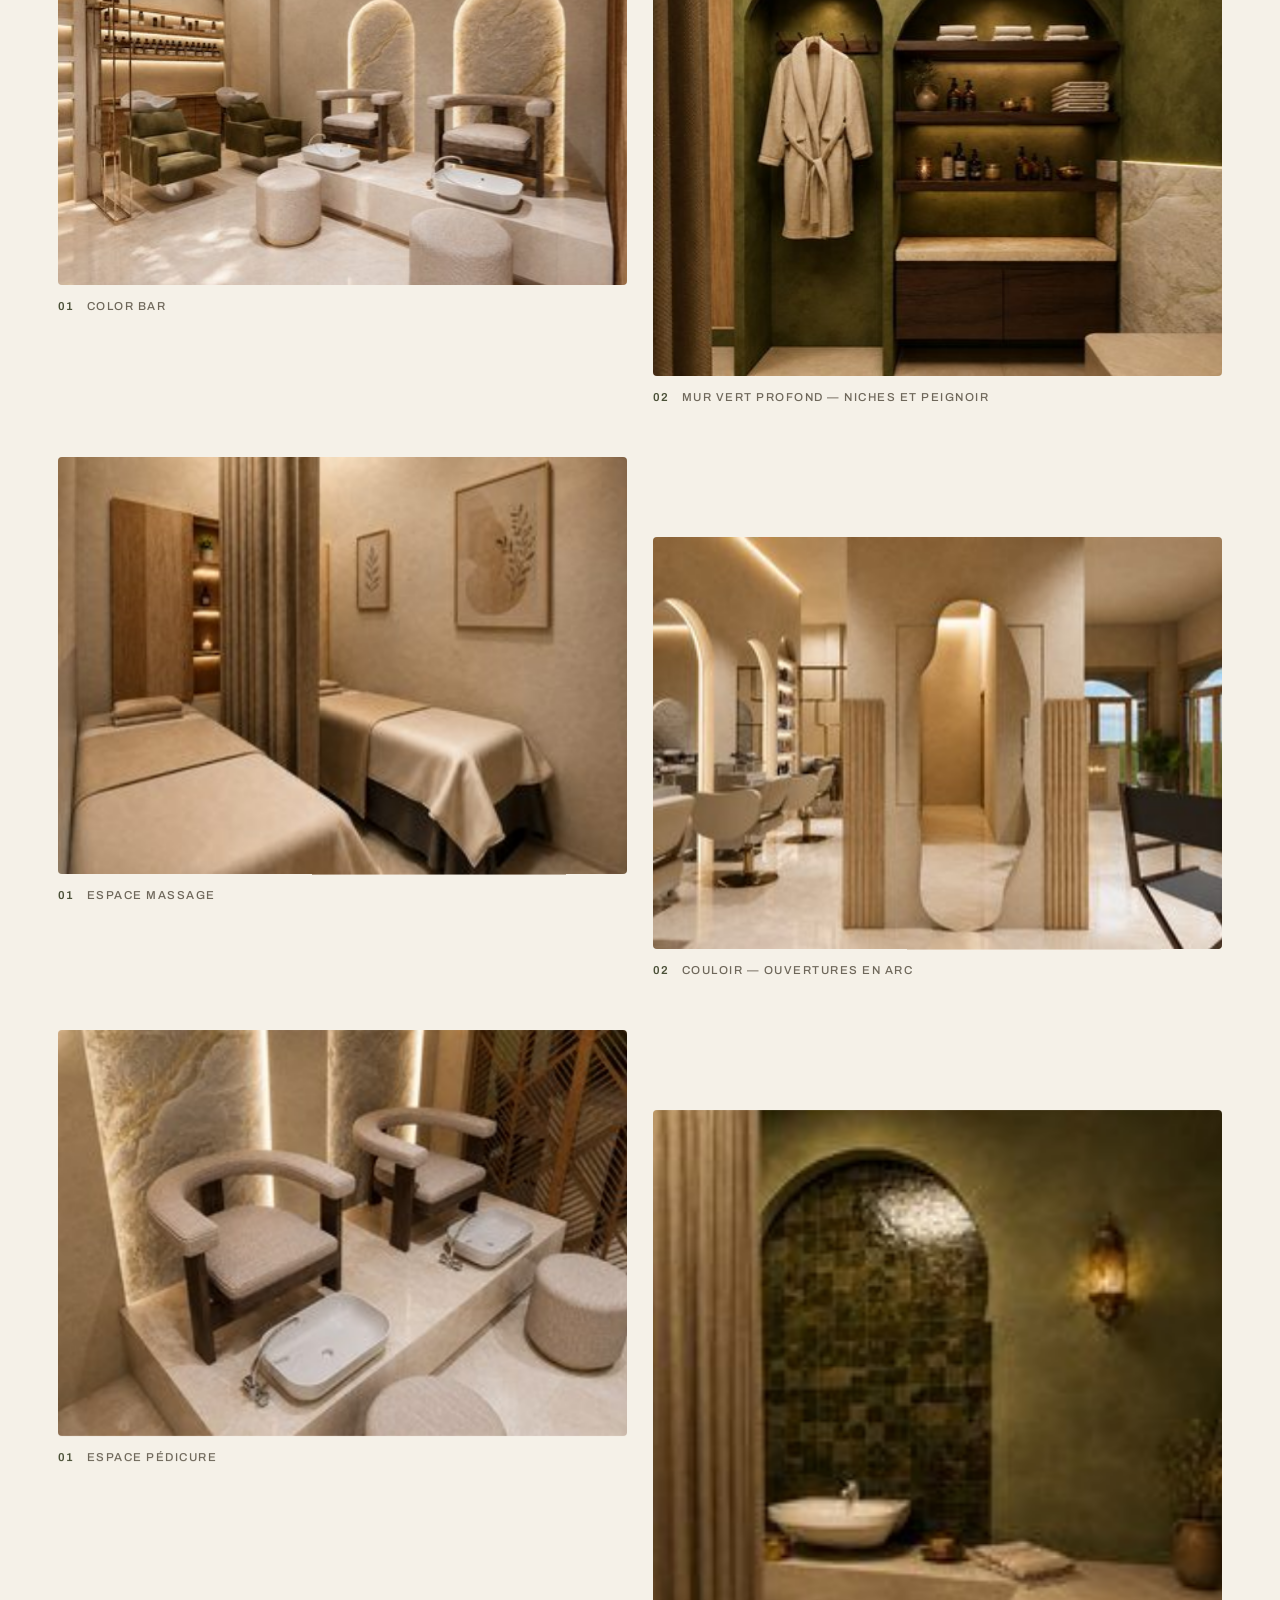
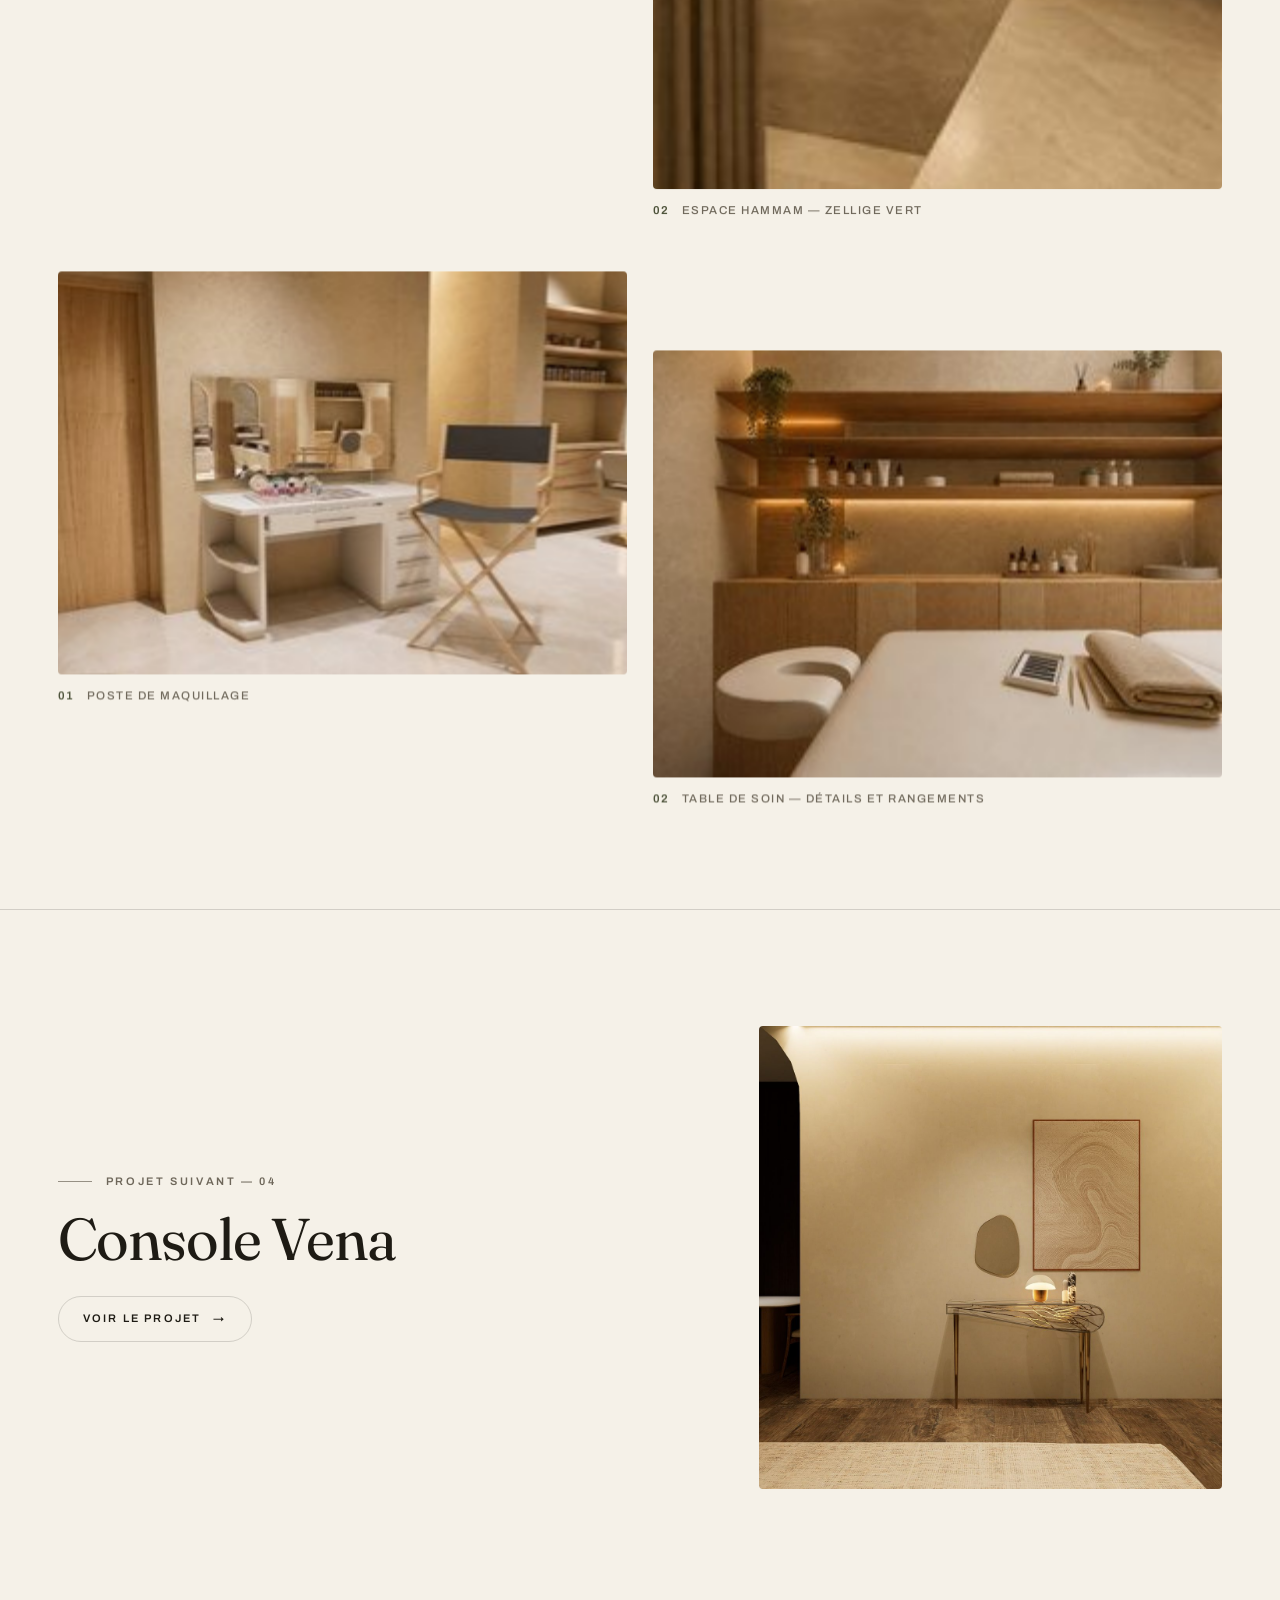
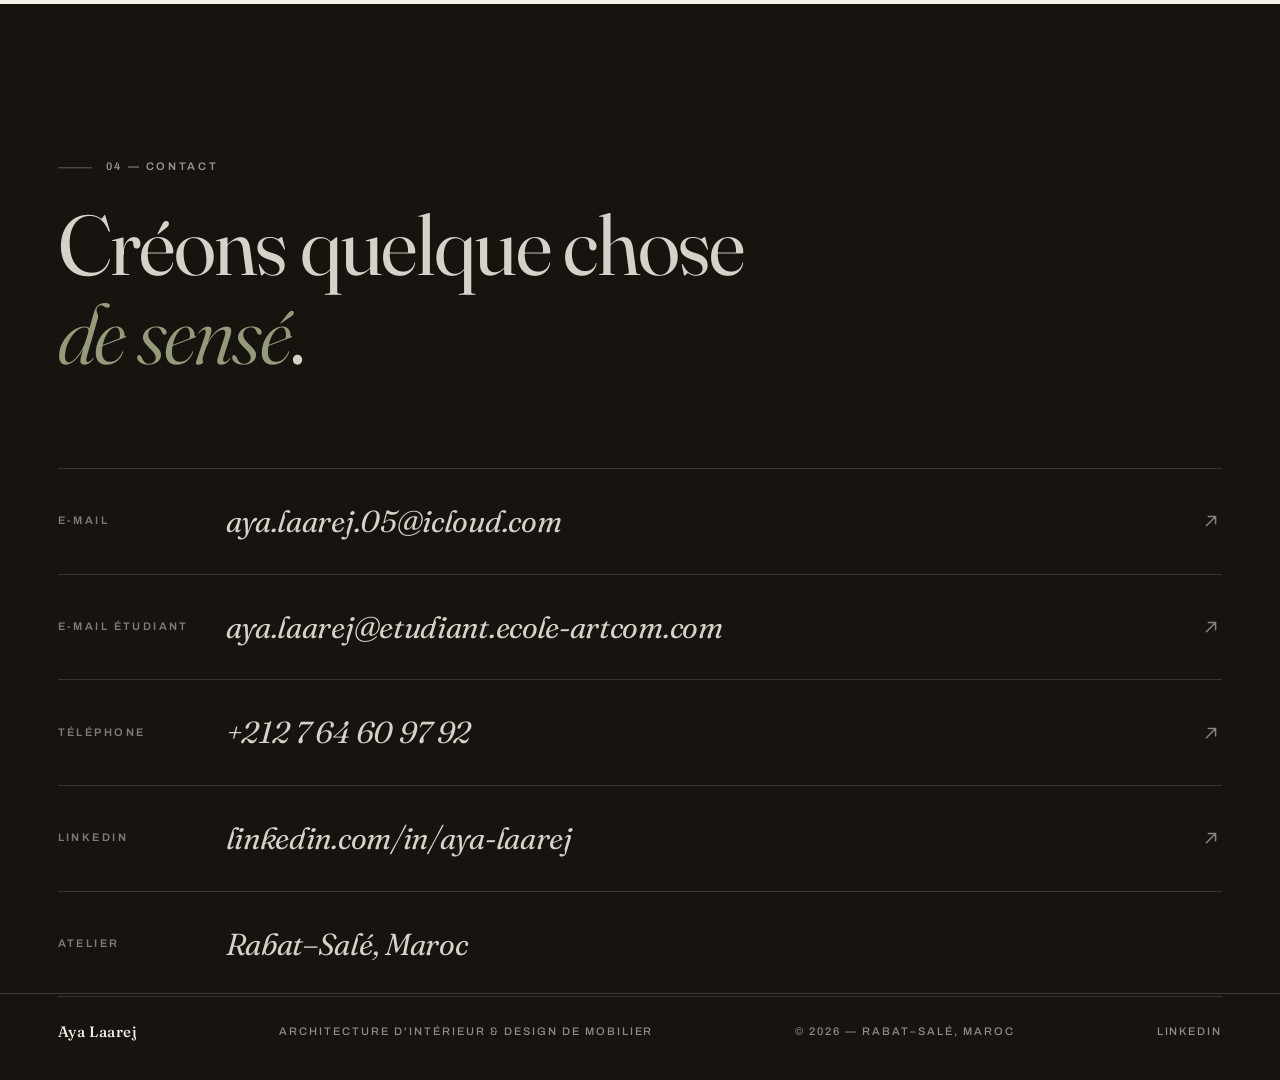
<file: projects/spa-hair-salon.html>
<!doctype html>
<html lang="fr">
<head>
<meta charset="utf-8">
<meta name="viewport" content="width=device-width, initial-scale=1, viewport-fit=cover">
<title>Spa &amp; Salon de coiffure — Aya Laarej | Architecture d&#x27;intérieur &amp; Design de mobilier</title>
<meta name="description" content="Sept espaces, un parcours calme du comptoir à l’hammam. — Tabriquet, Salé, Maroc, 2025 – 2026.">
<meta name="robots" content="index,follow">
<meta property="og:type" content="website">
<meta property="og:site_name" content="Aya Laarej — Architecture d'intérieur & Design de mobilier">
<meta property="og:title" content="Spa &amp; Salon de coiffure — Aya Laarej | Architecture d&#x27;intérieur &amp; Design de mobilier">
<meta property="og:description" content="Sept espaces, un parcours calme du comptoir à l’hammam. — Tabriquet, Salé, Maroc, 2025 – 2026.">
<link rel="icon" href="../favicon.svg" type="image/svg+xml">
<link rel="preconnect" href="https://fonts.googleapis.com">
<link rel="preconnect" href="https://fonts.gstatic.com" crossorigin>
<link href="https://fonts.googleapis.com/css2?family=Archivo:wght@400;500;600;700&family=Fraunces:ital,opsz,wght@0,9..144,300..600;1,9..144,300..600&display=swap" rel="stylesheet">
<link rel="stylesheet" href="../css/base.css">
<link rel="stylesheet" href="../css/nav.css">
<link rel="stylesheet" href="../css/home.css">
<link rel="stylesheet" href="../css/pages.css">
<link rel="stylesheet" href="../css/project.css">
<script>document.documentElement.classList.add('js');</script>
<script src="../vendor/gsap.min.js" defer></script>
<script src="../vendor/ScrollTrigger.min.js" defer></script>
<script src="../vendor/lenis.min.js" defer></script>
<script src="../js/core.js" defer></script>
<script src="../js/interactions.js" defer></script>
</head>
<body>
<div class="preloader" aria-hidden="true">
  <div class="pl-inner">
    <div class="pl-name"><span>A</span><span>Y</span><span>A</span><span>&nbsp;</span><span>L</span><span>A</span><span>A</span><span>R</span><span>E</span><span>J</span></div>
    <div class="pl-sub">Architecture d'intérieur &amp; design de mobilier</div>
  </div>
  <div class="pl-count">000</div>
</div>
<div class="page-wipe" aria-hidden="true"></div>
<div class="cursor" aria-hidden="true"><div class="cursor-dot"></div><div class="cursor-ring"><span class="cursor-label">View</span></div></div>

<header class="nav" id="nav">
  <div class="nav-inner">
    <a class="nav-brand" href="../index.html" data-pt>AYA LAAREJ<sup>&reg;</sup></a>
    <nav class="nav-links" aria-label="Primary">
      <a href="../index.html#projets" data-pt class="active">Projets</a>
      <a href="../a-propos.html" data-pt>À propos</a>
      <a href="../journal.html" data-pt>Journal</a>
      <a href="../index.html#contact" data-pt>Contact</a>
    </nav>
    <div class="nav-right">
      <span class="nav-loc">Rabat–Salé, Maroc</span>
      <button class="burger" id="burger" aria-label="Open menu" aria-expanded="false"><span></span><span></span></button>
    </div>
  </div>
</header>

<div class="menu-overlay" id="menuOverlay">
  <nav class="menu-links" aria-label="Menu">
    <a class="menu-link" href="../index.html" data-pt><span class="menu-idx">01</span><span class="menu-txt">Accueil</span></a>
    <a class="menu-link" href="../index.html#projets" data-pt><span class="menu-idx">02</span><span class="menu-txt">Projets</span></a>
    <a class="menu-link" href="../a-propos.html" data-pt><span class="menu-idx">03</span><span class="menu-txt">À propos</span></a>
    <a class="menu-link" href="../journal.html" data-pt><span class="menu-idx">04</span><span class="menu-txt">Journal</span></a>
    <a class="menu-link" href="../index.html#contact" data-pt><span class="menu-idx">05</span><span class="menu-txt">Contact</span></a>
  </nav>
  <div class="menu-foot">
    <a href="mailto:aya.laarej.05@icloud.com">aya.laarej.05@icloud.com</a>
    <a href="https://www.linkedin.com/in/aya-laarej" target="_blank" rel="noopener">LinkedIn</a>
    <span>Rabat–Salé, Maroc</span>
  </div>
</div>

<main id="main">

<section class="p-hero">
  <div class="p-hero-media parallax"><img src="../assets/projects/spa-hair-salon/01-hero.jpg" alt="Spa &amp; salon de coiffure — accueil sous une grande arche éclairée"></div>
  <div class="p-hero-scrim"></div>
  <div class="p-hero-content container">
    <p class="p-idx">03 / 06 — Spa &amp; Salon de coiffure</p>
    <h1 class="p-title"><span class="hline"><span class="hline-in">Spa &amp;</span></span><span class="hline"><span class="hline-in">Salon de coiffure</span></span></h1>
    <p class="p-tagline">Sept espaces, un parcours calme du comptoir à l’hammam.</p>
  </div>
  <div class="p-hero-meta"><div class="container p-meta-grid">
    <div class="p-meta"><div class="m-label">Lieu</div><div class="m-val">Tabriquet, Salé, Maroc</div></div>
    <div class="p-meta"><div class="m-label">Année</div><div class="m-val">2025 – 2026</div></div>
    <div class="p-meta"><div class="m-label">Catégorie</div><div class="m-val">Spa &amp; Salon de coiffure</div></div>
    <div class="p-meta"><div class="m-label">Périmètre</div><div class="m-val">Concept · Plan d’aménagement · Perspectives</div></div>
  </div></div>
</section>

<section class="p-intro"><div class="container p-intro-grid">
  <p class="sec-label rv">01 — Concept</p>
  <p class="p-lead rv">Conception et aménagement intérieur d&#x27;un spa avec salon de coiffure à Salé, Tabriquet, réalisé sur trois semaines en 2026. Le concept s&#x27;appuie sur un moodboard très détaillé et des vues 3D précises, avec une attention particulière portée à la conception détaillée des rangements.</p>
  <div class="p-body rv"><p>L&#x27;entrée, située au sud, donne directement sur un espace d&#x27;accueil et d&#x27;attente, point de distribution principal vers les différents espaces. À droite et au centre, les activités de coiffure et de beauté — postes de coiffure, manucure, pédicure, maquillage ; à gauche, les soins plus intimes : hammam, vestiaire, épilation, extension de cils et soins du visage, complétés par un espace de rangement et un WC.</p><p>Les perspectives 3D ont permis de visualiser l&#x27;ambiance finale et de valider les choix de matériaux et de couleurs avant le début des travaux.</p></div>
</div></section>
<nav class="p-toc" aria-label="Sommaire du projet"><div class="container">
  <p class="toc-label">Sommaire</p>
  <ol class="toc-list"><li><a href="#s-02"><span>02</span>Plan d’aménagement</a></li><li><a href="#s-03"><span>03</span>Perspectives</a></li></ol>
</div></nav>

<section class="p-sec" id="s-02">
  <div class="container">
    <div class="p-sec-head rv"><span class="p-sec-idx">02</span><h2>Plan d’aménagement</h2></div>
    <div class="p-sec-text rv"><p>Ce plan d’aménagement présente un spa et salon de coiffure organisé selon une logique fonctionnelle et fluide. L’entrée, située au sud, donne directement sur un espace d’accueil et d’attente, qui constitue le point de distribution principal vers les différents espaces. La partie droite et centrale est consacrée aux activités de coiffure et de beauté, avec les postes de coiffure, l’espace manucure, la pédicure et le poste de maquillage. La partie gauche regroupe les espaces de soins plus intimes, notamment le hammam, le vestiaire, l’épilation ainsi que l’extension de cils et les soins du visage, complétés par un espace de rangement et un WC.</p><p>L’organisation distingue ainsi les zones ouvertes et conviviales des espaces privés et de soins, tout en assurant une circulation claire entre les différentes fonctions.</p></div><div class="blk"><div class="tech-wrap rv rv-img"><div class="tech-hint">Glissez pour parcourir le plan · Touchez pour agrandir</div><div class="tech-sheet"><div class="tech-scroll"><img src="../assets/projects/spa-hair-salon/plan-spa.png" alt="Spa &amp;amp; Salon de coiffure — Plan d’aménagement — spa &amp;amp; salon de coiffure, Salé (Tabriquet)" loading="lazy"></div></div><div class="tech-cap"><b>01</b><span>Plan d’aménagement — spa &amp; salon de coiffure, Salé (Tabriquet)</span></div><p class="tech-note" style="margin-top:12px">Tracé vectoriel complet : cotations, cartouches de pièces, flèches de circulation en rouge,et murs épais périphériques en gris et séparations intérieures en noir. La réserve et l’escalier occupent l’angle nord-ouest ; l’espace hamam, le vestiaire, le WC et le couloir forment l’aile des soins à l’ouest ; les postes de coiffure, bacs à shampoing, manucure, pédicure, maquillage, accueil et salle d’attente s’organisent au centre et à l’est.</p></div></div><div class="blk blk-legend rv"><h3 class="lg-title">Conventions du plan</h3><ul class="lg-list"><li>Séparation — cloison pleine</li><li>Rangement — volume de rangement</li><li>Circulation — flèches rouges</li><li>Porte — arc de rotation</li></ul></div><div class="blk rv"><div class="tech-table-scroll"><table class="spec-table"><caption>Programme des espaces</caption><thead><tr><th>Pièce</th><th>Position sur le plan</th><th>Nature</th></tr></thead><tbody><tr><td class="code" data-label="Pièce">Accueil</td><td class="" data-label="Position sur le plan">Angle sud-est, en entrée</td><td class="spec" data-label="Nature">Comptoir d’accueil — 40 × 90</td></tr><tr><td class="code" data-label="Pièce">Espace d’attente</td><td class="" data-label="Position sur le plan">Sud-est, en face de l’accueil</td><td class="spec" data-label="Nature">Deux canapés et deux fauteuils — 300</td></tr><tr><td class="code" data-label="Pièce">Postes de coiffure</td><td class="" data-label="Position sur le plan">Paroi nord du plateau central</td><td class="spec" data-label="Nature">Quatre postes alignés — 720</td></tr><tr><td class="code" data-label="Pièce">Espace bacs à shampoing</td><td class="" data-label="Position sur le plan">Angle nord-est</td><td class="spec" data-label="Nature">Deux bacs — 209</td></tr><tr><td class="code" data-label="Pièce">Poste de manucure</td><td class="" data-label="Position sur le plan">Centre du plateau</td><td class="spec" data-label="Nature">Îlot à trois fauteuils — 101 × 70</td></tr><tr><td class="code" data-label="Pièce">Espace de pédicure</td><td class="" data-label="Position sur le plan">Paroi est</td><td class="spec" data-label="Nature">Deux fauteuils — 100 / 242</td></tr><tr><td class="code" data-label="Pièce">Poste de maquillage</td><td class="" data-label="Position sur le plan">Centre-ouest, en retrait</td><td class="spec" data-label="Nature">Table et siège — 39</td></tr><tr><td class="code" data-label="Pièce">Vestiaire</td><td class="" data-label="Position sur le plan">Aile ouest, à côté du WC</td><td class="spec" data-label="Nature">Vestiaire — 118 / 188 / 102</td></tr><tr><td class="code" data-label="Pièce">WC</td><td class="" data-label="Position sur le plan">Aile ouest, en aveugle</td><td class="spec" data-label="Nature">Sanitaires</td></tr><tr><td class="code" data-label="Pièce">Couloir</td><td class="" data-label="Position sur le plan">Aile ouest, axe vertical</td><td class="spec" data-label="Nature">Distribution des soins</td></tr><tr><td class="code" data-label="Pièce">Espace d’épilation</td><td class="" data-label="Position sur le plan">Sud-ouest</td><td class="spec" data-label="Nature">Table de soin — 320</td></tr><tr><td class="code" data-label="Pièce">Espace extension de cils et soin visage</td><td class="" data-label="Position sur le plan">Sud-ouest, en second rang</td><td class="spec" data-label="Nature">Table de soin — 200 × 200 × 200</td></tr><tr><td class="code" data-label="Pièce">Espace hamam</td><td class="" data-label="Position sur le plan">Nord-ouest, sous la réserve</td><td class="spec" data-label="Nature">Bain de vapeur — 138 / 25 / 170 / 60 / 83</td></tr><tr><td class="code" data-label="Pièce">Réserve</td><td class="" data-label="Position sur le plan">Angle nord-ouest</td><td class="spec" data-label="Nature">Rangement et escalier</td></tr></tbody></table></div><p class="tech-note" style="margin-top:14px">Les cotes sont relevées directement sur le plan : elles sont exprimées en centimètres. L’entrée se fait par la porte double en façade sud, dimensionnée 245, avec un accès de plain-pied de 150 sur le hall.</p></div>
  </div>
</section>
<section class="p-sec" id="s-03">
  <div class="container">
    <div class="p-sec-head rv"><span class="p-sec-idx">03</span><h2>Perspectives</h2></div>
    <div class="p-sec-text rv"><p>Chaque zone est modélisée en 3D : arches rétroéclairées, boiseries sombres, accents verts profonds et pierre claire.</p></div><div class="blk blk-full parallax rv rv-img" style="--ar:739/533"><figure><div class="bimg"><img src="../assets/projects/spa-hair-salon/02-nails.jpg" alt="Spa &amp; Salon de coiffure — Espace manucure — signalétique et rayons produits" loading="lazy"></div><figcaption class="cap"><b>Fig.</b>Espace manucure — signalétique et rayons produits</figcaption></figure></div><div class="blk blk-duo rv rv-img" style="--ar:4/3"><figure><div class="bimg" style="--ar:449/316"><img src="../assets/projects/spa-hair-salon/03-reception.jpg" alt="Spa &amp; Salon de coiffure — Réception" loading="lazy"></div><figcaption class="cap"><b>01</b>Réception</figcaption></figure><figure><div class="bimg" style="--ar:449/316"><img src="../assets/projects/spa-hair-salon/04-hairdressing.jpg" alt="Spa &amp; Salon de coiffure — Espace coiffure — miroirs en arc" loading="lazy"></div><figcaption class="cap"><b>02</b>Espace coiffure — miroirs en arc</figcaption></figure></div><div class="blk blk-duo rv rv-img" style="--ar:4/3"><figure><div class="bimg" style="--ar:440/323"><img src="../assets/projects/spa-hair-salon/05-colorbar.jpg" alt="Spa &amp; Salon de coiffure — Color bar" loading="lazy"></div><figcaption class="cap"><b>01</b>Color bar</figcaption></figure><figure><div class="bimg" style="--ar:434/327"><img src="../assets/projects/spa-hair-salon/06-greenwall.jpg" alt="Spa &amp; Salon de coiffure — Mur vert profond — niches et peignoir" loading="lazy"></div><figcaption class="cap"><b>02</b>Mur vert profond — niches et peignoir</figcaption></figure></div><div class="blk blk-duo rv rv-img" style="--ar:4/3"><figure><div class="bimg" style="--ar:294/215"><img src="../assets/projects/spa-hair-salon/07-massage.jpg" alt="Spa &amp; Salon de coiffure — Espace massage" loading="lazy"></div><figcaption class="cap"><b>01</b>Espace massage</figcaption></figure><figure><div class="bimg" style="--ar:296/214"><img src="../assets/projects/spa-hair-salon/08-hallway.jpg" alt="Spa &amp; Salon de coiffure — Couloir — ouvertures en arc" loading="lazy"></div><figcaption class="cap"><b>02</b>Couloir — ouvertures en arc</figcaption></figure></div><div class="blk blk-duo rv rv-img" style="--ar:4/3"><figure><div class="bimg" style="--ar:298/212"><img src="../assets/projects/spa-hair-salon/09-pedicure.jpg" alt="Spa &amp; Salon de coiffure — Espace pédicure" loading="lazy"></div><figcaption class="cap"><b>01</b>Espace pédicure</figcaption></figure><figure><div class="bimg" style="--ar:177/211"><img src="../assets/projects/spa-hair-salon/10-hammam.jpg" alt="Spa &amp; Salon de coiffure — Espace hammam — zellige vert" loading="lazy"></div><figcaption class="cap"><b>02</b>Espace hammam — zellige vert</figcaption></figure></div><div class="blk blk-duo rv rv-img" style="--ar:4/3"><figure><div class="bimg" style="--ar:288/204"><img src="../assets/projects/spa-hair-salon/11-vanity.jpg" alt="Spa &amp; Salon de coiffure — Poste de maquillage" loading="lazy"></div><figcaption class="cap"><b>01</b>Poste de maquillage</figcaption></figure><figure><div class="bimg" style="--ar:290/217"><img src="../assets/projects/spa-hair-salon/12-detail.jpg" alt="Spa &amp; Salon de coiffure — Table de soin — détails et rangements" loading="lazy"></div><figcaption class="cap"><b>02</b>Table de soin — détails et rangements</figcaption></figure></div>
  </div>
</section>
<a class="p-next" href="console-vena.html" data-pt>
  <div class="container p-next-inner">
    <div class="p-next-txt"><p class="sec-label">Projet suivant — 04</p><h2 class="p-next-title">Console Vena</h2><span class="p-next-cta">Voir le projet <span aria-hidden="true">→</span></span></div>
    <div class="p-next-media" style="--ar:1188/1188"><img src="../assets/projects/console-vena/card.jpg" alt="Console Vena — détail de la structure en laiton" loading="lazy"></div>
  </div>
</a>

<section class="contact" id="contact">
  <div class="container">
    <p class="sec-label rv">04 — Contact</p>
    <h2 class="contact-title rv">Créons quelque chose <em>de sensé</em>.</h2>
    <div class="contact-rows rv">
      <a class="contact-row" href="mailto:aya.laarej.05@icloud.com">
        <span class="c-label">E-mail</span><span class="c-val">aya.laarej.05@icloud.com</span><span class="c-arrow"><svg viewBox="0 0 24 24" fill="none" stroke="currentColor" stroke-width="1.6" stroke-linecap="round" stroke-linejoin="round" aria-hidden="true"><path d="M7 17L17 7M9 7h8v8"/></svg></span>
      </a>
      <a class="contact-row" href="mailto:aya.laarej@etudiant.ecole-artcom.com">
        <span class="c-label">E-mail étudiant</span><span class="c-val">aya.laarej@etudiant.ecole-artcom.com</span><span class="c-arrow"><svg viewBox="0 0 24 24" fill="none" stroke="currentColor" stroke-width="1.6" stroke-linecap="round" stroke-linejoin="round" aria-hidden="true"><path d="M7 17L17 7M9 7h8v8"/></svg></span>
      </a>
      <a class="contact-row" href="tel:+212764609792">
        <span class="c-label">Téléphone</span><span class="c-val">+212 7 64 60 97 92</span><span class="c-arrow"><svg viewBox="0 0 24 24" fill="none" stroke="currentColor" stroke-width="1.6" stroke-linecap="round" stroke-linejoin="round" aria-hidden="true"><path d="M7 17L17 7M9 7h8v8"/></svg></span>
      </a>
      <a class="contact-row" href="https://www.linkedin.com/in/aya-laarej" target="_blank" rel="noopener">
        <span class="c-label">LinkedIn</span><span class="c-val">linkedin.com/in/aya-laarej</span><span class="c-arrow"><svg viewBox="0 0 24 24" fill="none" stroke="currentColor" stroke-width="1.6" stroke-linecap="round" stroke-linejoin="round" aria-hidden="true"><path d="M7 17L17 7M9 7h8v8"/></svg></span>
      </a>
      <div class="contact-row">
        <span class="c-label">Atelier</span><span class="c-val">Rabat–Salé, Maroc</span><span class="c-arrow"></span>
      </div>
    </div>
  </div>
</section>

</main>

<footer class="site-footer">
  <div class="footer-inner">
    <span class="f-brand">Aya Laarej</span>
    <span>Architecture d'intérieur &amp; design de mobilier</span>
    <span>© 2026 — Rabat–Salé, Maroc</span>
    <a href="https://www.linkedin.com/in/aya-laarej" target="_blank" rel="noopener">LinkedIn</a>
  </div>
</footer>

<button class="to-top" id="toTop" aria-label="Back to top"><svg viewBox="0 0 24 24" fill="none" stroke="currentColor" stroke-width="1.6" stroke-linecap="round" stroke-linejoin="round" aria-hidden="true"><path d="M12 19V5M5 12l7-7 7 7"/></svg></button>

<div class="lightbox" id="lightbox" role="dialog" aria-modal="true" aria-label="Image viewer">
  <button class="lb-btn lb-close" aria-label="Close"><svg viewBox="0 0 24 24" fill="none" stroke="currentColor" stroke-width="1.6" stroke-linecap="round" aria-hidden="true"><path d="M6 6l12 12M18 6L6 18"/></svg></button>
  <button class="lb-btn lb-prev" aria-label="Previous image"><svg viewBox="0 0 24 24" fill="none" stroke="currentColor" stroke-width="1.6" stroke-linecap="round" stroke-linejoin="round" aria-hidden="true"><path d="M19 12H5M12 19l-7-7 7-7"/></svg></button>
  <figure class="lb-stage"><img id="lbImg" alt=""><figcaption class="lb-cap" id="lbCap"></figcaption>
    <div class="lb-planbar" id="lbPlanBar"><button type="button" data-lb-zoom="out" aria-label="Réduire">−</button><span>Zoom</span><button type="button" data-lb-zoom="in" aria-label="Agrandir">+</button><button type="button" data-lb-zoom="fit">Ajuster</button></div>
  </figure>
  <button class="lb-btn lb-next" aria-label="Next image"><svg viewBox="0 0 24 24" fill="none" stroke="currentColor" stroke-width="1.6" stroke-linecap="round" stroke-linejoin="round" aria-hidden="true"><path d="M5 12h14M12 5l7 7-7 7"/></svg></button>
  <div class="lb-count" id="lbCount"></div>
</div>
</body>
</html>
</file>
<file: css/base.css>
/* ============================================================
   AYA LAAREJ — Portfolio · base.css
   Editorial ivory / stone / charcoal / olive design system
   ============================================================ */
:root{
  --bg:#F5F1E8;
  --bg-2:#ECE6D8;
  --ink:#1E1B14;
  --ink-2:#6E675A;
  --line:rgba(30,27,20,.16);
  --line-soft:rgba(30,27,20,.09);
  --olive:#6C7250;
  --olive-deep:#4B5138;
  --olive-light:#A9B18C;
  --dark:#171410;
  --dark-2:#211D16;
  --cream:#F5F1E8;
  --cream-line:rgba(245,241,232,.18);
  --serif:"Fraunces",Georgia,"Times New Roman",serif;
  --sans:"Archivo","Helvetica Neue",Helvetica,sans-serif;
  --ease:cubic-bezier(.22,1,.36,1);
  --ease-io:cubic-bezier(.65,0,.35,1);
  --pad:clamp(20px,4.5vw,72px);
  --maxw:1560px;
  --nav-h:76px;
}
*,*::before,*::after{box-sizing:border-box;margin:0;padding:0}
html{scroll-behavior:auto;-webkit-text-size-adjust:100%}
html.lenis,html.lenis body{height:auto}
.lenis.lenis-smooth{scroll-behavior:auto!important}
body{
  background:var(--bg);
  color:var(--ink);
  font-family:var(--sans);
  font-size:16px;
  line-height:1.6;
  -webkit-font-smoothing:antialiased;
  overflow-x:hidden;
  min-height:100vh;
}
img{display:block;max-width:100%;height:auto}
a{color:inherit;text-decoration:none}
button{font:inherit;color:inherit;background:none;border:0;cursor:pointer}
ul{list-style:none}
::selection{background:var(--olive);color:var(--cream)}
:focus-visible{outline:2px solid var(--olive);outline-offset:3px;border-radius:2px}

.container{width:100%;max-width:var(--maxw);margin-inline:auto;padding-inline:var(--pad)}

/* ---------- type ---------- */
.serif{font-family:var(--serif)}
em{font-style:italic}
.sec-label{
  display:flex;align-items:center;gap:14px;
  font-size:11px;font-weight:600;letter-spacing:.24em;text-transform:uppercase;
  color:var(--ink-2);
}
.sec-label::before{content:"";width:34px;height:1px;background:var(--ink-2);opacity:.7}
.sec-title{
  font-family:var(--serif);font-weight:420;letter-spacing:-.02em;line-height:1.04;
  font-size:clamp(2.3rem,5.2vw,4.4rem);
}
.sec-title em{font-weight:340;color:var(--olive-deep)}
.sec-head{display:flex;flex-wrap:wrap;align-items:flex-end;justify-content:space-between;gap:20px 40px;margin-bottom:clamp(40px,6vw,84px)}
.sec-head .sec-title{margin-top:16px}
.sec-head .sec-title sup{font-family:var(--sans);font-size:.32em;font-weight:500;letter-spacing:.1em;color:var(--ink-2);vertical-align:super;margin-left:6px}

/* ---------- reveal guards ---------- */
.js .rv{opacity:0;transform:translateY(30px)}
.no-anim .rv{opacity:1!important;transform:none!important}
.js .rv-img img{transform:scale(1.14)}
.no-anim .rv-img img{transform:none!important}
@media (prefers-reduced-motion:reduce){
  .js .rv{opacity:1;transform:none}
  .js .rv-img img{transform:none}
}

/* ---------- buttons ---------- */
.btn{
  display:inline-flex;align-items:center;gap:14px;
  padding:8px 8px 8px 24px;border:1px solid var(--ink);border-radius:999px;
  font-size:12px;font-weight:600;letter-spacing:.16em;text-transform:uppercase;
  color:var(--ink);background:transparent;
  transition:background .45s var(--ease),color .45s var(--ease),border-color .45s var(--ease);
}
.btn .btn-ico{
  width:38px;height:38px;border-radius:50%;flex:0 0 auto;
  background:var(--ink);color:var(--cream);
  display:grid;place-items:center;
  transition:transform .45s var(--ease),background .45s var(--ease),color .45s var(--ease);
}
.btn .btn-ico svg{width:15px;height:15px}
.btn:hover{background:var(--ink);color:var(--cream)}
.btn:hover .btn-ico{transform:translate(3px,-3px);background:var(--olive);color:var(--cream)}
.btn.light{border-color:rgba(245,241,232,.55);color:var(--cream)}
.btn.light .btn-ico{background:var(--cream);color:var(--ink)}
.btn.light:hover{background:var(--cream);color:var(--ink);border-color:var(--cream)}
.btn.light:hover .btn-ico{background:var(--olive);color:var(--cream)}
.btn-line{
  display:inline-flex;align-items:center;gap:10px;
  font-size:12px;font-weight:600;letter-spacing:.16em;text-transform:uppercase;
  padding-bottom:7px;border-bottom:1px solid var(--ink);
  transition:color .35s,border-color .35s;
}
.btn-line svg{width:14px;height:14px;transition:transform .35s var(--ease)}
.btn-line:hover{color:var(--olive-deep);border-color:var(--olive-deep)}
.btn-line:hover svg{transform:translate(3px,-3px)}

/* ---------- figures ---------- */
figure{position:relative}
.cap{
  display:flex;gap:12px;margin-top:12px;
  font-size:11.5px;font-weight:500;letter-spacing:.13em;text-transform:uppercase;color:var(--ink-2);line-height:1.6;
}
.cap b{font-weight:600;color:var(--olive-deep)}

/* ---------- preloader ---------- */
.preloader{
  position:fixed;inset:0;z-index:400;background:var(--bg);
  display:flex;align-items:center;justify-content:center;
}
.pl-name{font-family:var(--serif);font-weight:430;letter-spacing:.01em;font-size:clamp(2rem,7vw,4.6rem);display:flex;overflow:hidden}
.pl-name span{display:inline-block;transform:translateY(115%)}
.pl-sub{margin-top:10px;font-size:11px;letter-spacing:.3em;text-transform:uppercase;color:var(--ink-2);text-align:center;opacity:0}
.pl-count{position:absolute;right:var(--pad);bottom:26px;font-size:12px;letter-spacing:.2em;color:var(--ink-2);font-variant-numeric:tabular-nums}
.preloader.done{pointer-events:none}

/* ---------- page wipe (transitions) ---------- */
.page-wipe{
  position:fixed;inset:0;z-index:350;background:var(--dark);
  transform:scaleY(0);transform-origin:top;pointer-events:none;
}

/* ---------- custom cursor ---------- */
.cursor{position:fixed;inset:0;z-index:500;pointer-events:none;display:none;opacity:0;transition:opacity .3s}
.cursor.live{opacity:1}
@media (pointer:fine){.cursor{display:block}}
.cursor-dot{position:fixed;top:0;left:0;width:6px;height:6px;border-radius:50%;background:var(--ink);transform:translate(-50%,-50%)}
.cursor-ring{
  position:fixed;top:0;left:0;width:38px;height:38px;border-radius:50%;
  border:1px solid rgba(30,27,20,.45);transform:translate(-50%,-50%);
  display:grid;place-items:center;
  transition:width .35s var(--ease),height .35s var(--ease),background .35s,border-color .35s;
}
.cursor-label{font-size:10px;font-weight:600;letter-spacing:.18em;text-transform:uppercase;color:var(--ink);opacity:0;transition:opacity .25s}
.cursor.is-link .cursor-ring{width:56px;height:56px;border-color:var(--olive)}
.cursor.is-view .cursor-ring{width:84px;height:84px;background:var(--cream);border-color:var(--cream)}
.cursor.is-view .cursor-label{opacity:1}
.cursor.is-view .cursor-dot{opacity:0}
.cursor.on-dark .cursor-dot{background:var(--cream)}
.cursor.on-dark .cursor-ring{border-color:rgba(245,241,232,.6)}
.cursor.on-dark.is-view .cursor-ring{background:var(--cream)}
.cursor.on-dark.is-view .cursor-label{color:var(--ink)}
a[data-cursor="view"],button[data-cursor="view"]{cursor:none}

/* ---------- to top ---------- */
.to-top{
  position:fixed;right:22px;bottom:22px;z-index:120;
  width:52px;height:52px;border-radius:50%;
  background:var(--ink);color:var(--cream);display:grid;place-items:center;
  opacity:0;transform:translateY(16px);pointer-events:none;
  transition:opacity .4s var(--ease),transform .4s var(--ease),background .3s;
}
.to-top svg{width:16px;height:16px}
.to-top.show{opacity:1;transform:none;pointer-events:auto}
.to-top:hover{background:var(--olive-deep)}

/* ---------- no-JS / reduced-motion fallbacks ---------- */
.no-anim .hline-in{transform:none!important}
.no-anim .hero-media img,.no-anim .p-hero-media img{transform:none!important}
.no-anim .pl-name span{transform:none!important}
@media (prefers-reduced-motion:reduce){
  .hline-in{transform:none!important}
  .hero-media img,.p-hero-media img{transform:none!important}
  .pl-name span{transform:none!important}
  .hero-scroll::after{animation:none}
}
</file>
<file: css/nav.css>
/* ============================================================
   nav.css — fixed nav, burger, full-screen menu overlay
   ============================================================ */
.nav{position:fixed;top:0;left:0;right:0;z-index:200;transition:background .4s,border-color .4s,backdrop-filter .4s,transform .55s var(--ease);border-bottom:1px solid transparent}
.nav.nav-hide{transform:translateY(-110%)}
.nav.scrolled{background:rgba(245,241,232,.82);-webkit-backdrop-filter:blur(16px) saturate(1.4);backdrop-filter:blur(16px) saturate(1.4);border-bottom-color:var(--line-soft)}
.nav-inner{display:flex;align-items:center;justify-content:space-between;gap:24px;height:var(--nav-h);padding-inline:var(--pad);max-width:var(--maxw);margin-inline:auto}
.nav-brand{font-family:var(--serif);font-weight:500;font-size:19px;letter-spacing:.04em;white-space:nowrap}
.nav-brand sup{font-size:9px;letter-spacing:.1em;color:var(--olive-deep);margin-left:2px}
.nav-links{display:flex;gap:clamp(18px,2.6vw,38px)}
.nav-links a{
  position:relative;font-size:11.5px;font-weight:600;letter-spacing:.18em;text-transform:uppercase;padding:6px 0;
  background:linear-gradient(currentColor,currentColor) left bottom / 0% 1px no-repeat;
  transition:background-size .45s var(--ease);
}
.nav-links a:hover{background-size:100% 1px}
.nav-links a.active{color:var(--olive-deep)}
.nav-right{display:flex;align-items:center;gap:20px}
.nav-loc{font-size:11px;font-weight:500;letter-spacing:.18em;text-transform:uppercase;color:var(--ink-2);white-space:nowrap}
.nav-clock{font-size:11px;letter-spacing:.14em;color:var(--ink-2);font-variant-numeric:tabular-nums;white-space:nowrap}
.nav-clock::before{content:"·";margin-right:8px;color:var(--olive-deep)}

/* burger */
.burger{display:none;position:relative;width:44px;height:44px;border:1px solid var(--line);border-radius:50%}
.burger span{position:absolute;left:12px;right:12px;height:1.5px;background:var(--ink);transition:transform .45s var(--ease),top .45s var(--ease)}
.burger span:nth-child(1){top:18px}
.burger span:nth-child(2){top:25px}
.burger.open span:nth-child(1){top:21px;transform:rotate(45deg)}
.burger.open span:nth-child(2){top:21px;transform:rotate(-45deg)}

/* ---------- overlay menu ---------- */
.menu-overlay{
  position:fixed;inset:0;z-index:190;background:var(--dark);color:var(--cream);
  transform:translateY(-102%);visibility:hidden;
  display:flex;flex-direction:column;justify-content:flex-end;
  padding:calc(var(--nav-h) + 4vh) var(--pad) 5vh;
}
.menu-overlay.open{visibility:visible}
.menu-links{display:flex;flex-direction:column;gap:2px;margin-bottom:6vh}
.menu-link{display:flex;align-items:baseline;gap:20px;padding:1.2vh 0;overflow:hidden}
.menu-link .menu-idx{font-size:11px;letter-spacing:.2em;color:var(--olive-light);font-weight:600}
.menu-link .menu-txt{
  font-family:var(--serif);font-weight:400;letter-spacing:-.02em;line-height:1.05;
  font-size:clamp(2.4rem,8.5vw,5.2rem);display:inline-block;
  transition:color .35s,transform .5s var(--ease);
}
.menu-link:hover .menu-txt{color:var(--olive-light);transform:translateX(14px)}
.menu-foot{display:flex;flex-wrap:wrap;gap:14px 44px;border-top:1px solid var(--cream-line);padding-top:26px;font-size:12px;letter-spacing:.14em;text-transform:uppercase;color:rgba(245,241,232,.75)}
.menu-foot a:hover{color:var(--olive-light)}

@media (max-width:899px){
  .nav-links{display:none}
  .burger{display:block}
  .nav-loc{display:none}
}
@media (min-width:900px){
  .menu-overlay{display:none}
}
@media (max-width:520px){
  .nav-clock{display:none}
  .nav-brand{font-size:17px}
}
</file>
<file: css/home.css>
/* ============================================================
   home.css — hero, marquee, work grid, about teaser, journal
   strip, contact + footer
   ============================================================ */

/* ---------- hero ---------- */
.hero{position:relative;min-height:100svh;display:flex;align-items:flex-end;color:var(--cream);overflow:hidden;background:var(--dark)}
.hero-media{position:absolute;inset:0;overflow:hidden}
.hero-media img{width:100%;height:100%;object-fit:cover;transform:scale(1.14);will-change:transform}
.hero-scrim{position:absolute;inset:0;background:linear-gradient(to top,rgba(14,12,8,.66) 0%,rgba(14,12,8,.22) 42%,rgba(14,12,8,.30) 100%)}
.hero-content{position:relative;z-index:2;width:100%;padding-bottom:clamp(30px,6vh,70px)}
.hero-eyebrow{
  display:flex;align-items:center;gap:14px;
  font-size:11px;font-weight:600;letter-spacing:.26em;text-transform:uppercase;color:rgba(245,241,232,.85);
  margin-bottom:clamp(16px,2.6vh,26px);
}
.hero-eyebrow::before{content:"";width:38px;height:1px;background:rgba(245,241,232,.7)}
.hero-title{
  font-family:var(--serif);font-weight:380;letter-spacing:-.02em;line-height:1.03;
  font-size:clamp(2.5rem,7vw,6.4rem);max-width:16ch;
}
.hero-title em{font-weight:330;color:var(--olive-light)}
.hero-title .hline{display:block;overflow:hidden}
.hero-title .hline-in{display:inline-block;transform:translateY(112%)}
.hero-cta{display:flex;flex-wrap:wrap;align-items:center;gap:22px;margin-top:clamp(24px,4vh,40px)}
.hero-note{font-size:12px;letter-spacing:.14em;text-transform:uppercase;color:rgba(245,241,232,.75)}
.hero-side{
  position:absolute;z-index:2;right:var(--pad);bottom:clamp(30px,6vh,70px);
  display:flex;flex-direction:column;align-items:center;gap:16px;
  font-size:10.5px;letter-spacing:.24em;text-transform:uppercase;color:rgba(245,241,232,.8);
  writing-mode:vertical-rl;
}
.hero-scroll{width:1px;height:56px;background:rgba(245,241,232,.35);position:relative;overflow:hidden}
.hero-scroll::after{content:"";position:absolute;left:0;top:-100%;width:100%;height:100%;background:var(--cream);animation:scrollcue 2.2s var(--ease-io) infinite}
@keyframes scrollcue{0%{top:-100%}55%{top:0}100%{top:100%}}
@media (max-width:640px){.hero-side{display:none}}

/* ---------- marquee ---------- */
.marquee{border-block:1px solid var(--line-soft);padding:20px 0;overflow:hidden;background:var(--bg)}
.marquee-track{display:flex;width:max-content;white-space:nowrap;animation:marquee 30s linear infinite;will-change:transform}
.marquee.paused .marquee-track{animation-play-state:paused}
.marquee-track span{
  font-family:var(--serif);font-style:italic;font-weight:380;font-size:clamp(1.05rem,1.9vw,1.5rem);
  color:var(--ink);padding-right:18px;
}
.marquee-track i{font-style:normal;color:var(--olive);padding-right:18px;font-size:.8em;vertical-align:middle}
@keyframes marquee{to{transform:translateX(-50%)}}
@media (prefers-reduced-motion:reduce){.marquee-track{animation:none}}

/* ---------- sections ---------- */
.section{padding-block:clamp(84px,11vw,160px)}

/* ---------- work grid ---------- */
.filters{display:flex;gap:10px;flex-wrap:wrap}
.filter{
  padding:10px 18px;border:1px solid var(--line);border-radius:999px;
  font-size:11px;font-weight:600;letter-spacing:.16em;text-transform:uppercase;color:var(--ink-2);
  transition:all .35s var(--ease);
}
.filter:hover{border-color:var(--ink);color:var(--ink)}
.filter.active{background:var(--ink);border-color:var(--ink);color:var(--cream)}
.work-grid{display:grid;grid-template-columns:repeat(12,minmax(0,1fr));gap:clamp(16px,2vw,28px);row-gap:clamp(56px,7vw,100px)}
.work-card{position:relative}
.wa{grid-column:1/8}
.wb{grid-column:8/13;margin-top:26%}
.wc{grid-column:1/6;margin-top:10%}
.wd{grid-column:6/13;margin-top:20%}
.we{grid-column:1/8;margin-top:6%}
.wf{grid-column:8/13;margin-top:24%}
.work-card.hide{display:none}
.work-media{
  position:relative;overflow:hidden;border-radius:4px;background:var(--bg-2);
  aspect-ratio:var(--ar,4/3);
}
.work-media img{width:100%;height:100%;object-fit:cover;transform:scale(1.03);transition:transform 1.3s var(--ease);will-change:transform}
.work-card:hover .work-media img{transform:scale(1.09)}
.work-media::after{content:"";position:absolute;inset:0;background:linear-gradient(to top,rgba(14,12,8,.18),transparent 34%);opacity:0;transition:opacity .6s}
.work-card:hover .work-media::after{opacity:1}
.work-info{display:grid;grid-template-columns:auto 1fr auto;gap:6px 16px;align-items:baseline;margin-top:18px}
.work-idx{font-size:11px;font-weight:600;letter-spacing:.18em;color:var(--olive-deep)}
.work-name{font-family:var(--serif);font-weight:450;font-size:clamp(1.25rem,2vw,1.7rem);letter-spacing:-.01em;transition:color .35s}
.work-card:hover .work-name{color:var(--olive-deep)}
.work-arrow{grid-row:1;grid-column:3;width:20px;height:20px;color:var(--ink-2);transition:transform .4s var(--ease),color .3s;align-self:center}
.work-card:hover .work-arrow{transform:translate(4px,-4px);color:var(--olive-deep)}
.work-meta{grid-column:2/4;font-size:11px;font-weight:500;letter-spacing:.16em;text-transform:uppercase;color:var(--ink-2);margin-top:4px}
@media (max-width:1023px){
  .work-grid{grid-template-columns:repeat(2,1fr)}
  .wa,.wb,.wc,.wd,.we,.wf{grid-column:auto;margin-top:0}
  .work-grid .work-card:nth-child(even){margin-top:14%}
}
@media (max-width:639px){
  .work-grid{grid-template-columns:1fr}
  .work-grid .work-card:nth-child(even){margin-top:0}
  .work-media{aspect-ratio:4/3}
}

/* ---------- about teaser ---------- */
.about-teaser{background:var(--bg-2);border-block:1px solid var(--line-soft)}
.about-grid{display:grid;grid-template-columns:repeat(12,minmax(0,1fr));gap:clamp(24px,4vw,64px);align-items:center}
.about-media{grid-column:1/6;position:relative}
.about-media .frame{overflow:hidden;border-radius:4px;aspect-ratio:3/4;max-height:72vh}
.about-media img{width:100%;height:100%;object-fit:cover}
.about-media .cap{margin-top:14px}
.about-body{grid-column:7/13}
.about-body .sec-title{margin:16px 0 26px}
.about-quote{font-family:var(--serif);font-style:italic;font-weight:380;font-size:clamp(1.15rem,1.8vw,1.45rem);line-height:1.45;color:var(--ink);max-width:34ch;margin-bottom:22px}
.about-body p.body{color:var(--ink-2);max-width:56ch;margin-bottom:30px}
@media (max-width:899px){
  .about-media{grid-column:1/9}
  .about-body{grid-column:1/13;margin-top:36px}
}

/* ---------- journal strip ---------- */
.hscroll-wrap{position:relative}
.hscroll{
  display:flex;gap:clamp(14px,1.6vw,24px);overflow-x:auto;
  padding-inline:var(--pad);scroll-snap-type:x mandatory;
  scrollbar-width:none;-ms-overflow-style:none;
}
.hscroll::-webkit-scrollbar{display:none}
.hitem{flex:0 0 clamp(230px,24vw,360px);scroll-snap-align:start}
.hitem .himg{overflow:hidden;border-radius:4px;aspect-ratio:var(--ar,3/4);background:var(--bg-2);display:block}
.hitem img{width:100%;height:100%;object-fit:cover;transition:transform 1.1s var(--ease)}
.hitem:hover img{transform:scale(1.07)}
.hitem figcaption{margin-top:12px;font-size:10.5px;font-weight:500;letter-spacing:.16em;text-transform:uppercase;color:var(--ink-2)}
.hitem .hidx{color:var(--olive-deep);font-weight:600;margin-right:8px}
.hctrl{display:flex;gap:10px}
.hbtn{width:50px;height:50px;border:1px solid var(--line);border-radius:50%;display:grid;place-items:center;transition:all .35s var(--ease)}
.hbtn svg{width:16px;height:16px}
.hbtn:hover{background:var(--ink);color:var(--cream);border-color:var(--ink)}
@media (max-width:639px){.hitem{flex-basis:64vw}}

/* ---------- contact + footer (dark) ---------- */
.contact{background:var(--dark);color:var(--cream);padding-block:clamp(90px,12vw,170px) 0}
.contact .sec-label{color:rgba(245,241,232,.6)}
.contact .sec-label::before{background:rgba(245,241,232,.5)}
.contact-title{
  font-family:var(--serif);font-weight:380;letter-spacing:-.02em;line-height:1.05;
  font-size:clamp(2.6rem,6.6vw,6rem);max-width:15ch;margin-top:22px;
}
.contact-title em{color:var(--olive-light);font-weight:330}
.contact-rows{margin-top:clamp(48px,7vw,90px)}
.contact-row{
  display:grid;grid-template-columns:150px 1fr auto;align-items:center;gap:18px;
  padding:clamp(18px,2.6vw,28px) 0;border-top:1px solid var(--cream-line);
  transition:padding-left .45s var(--ease);
}
.contact-rows .contact-row:last-child{border-bottom:1px solid var(--cream-line)}
a.contact-row:hover{padding-left:16px}
.contact-row .c-label{font-size:11px;font-weight:600;letter-spacing:.22em;text-transform:uppercase;color:rgba(245,241,232,.55)}
.contact-row .c-val{font-family:var(--serif);font-style:italic;font-weight:380;font-size:clamp(1.15rem,2.4vw,1.9rem);letter-spacing:-.01em;word-break:break-word}
a.contact-row:hover .c-val{color:var(--olive-light)}
.contact-row .c-arrow{width:22px;height:22px;color:rgba(245,241,232,.6);transition:transform .4s var(--ease),color .3s}
a.contact-row:hover .c-arrow{transform:translate(4px,-4px);color:var(--olive-light)}
@media (max-width:639px){.contact-row{grid-template-columns:1fr auto}.contact-row .c-label{grid-column:1/3;margin-bottom:-8px}}

.site-footer{background:var(--dark);color:var(--cream)}
.footer-inner{
  display:flex;flex-wrap:wrap;align-items:center;justify-content:space-between;gap:14px 30px;
  max-width:var(--maxw);margin-inline:auto;padding:26px var(--pad) 36px;
  border-top:1px solid var(--cream-line);
  font-size:11px;font-weight:500;letter-spacing:.18em;text-transform:uppercase;color:rgba(245,241,232,.55);
}
.footer-inner .f-brand{font-family:var(--serif);font-size:15px;letter-spacing:.04em;color:var(--cream);text-transform:none}
.footer-inner a:hover{color:var(--olive-light)}
</file>
<file: css/project.css>
/* ============================================================
   project-page components: sommaire, spec tables, legends,
   text blocks, split blocks
   ============================================================ */

/* ---------- sommaire de projet ---------- */
.p-toc{border-top:1px solid var(--line);border-bottom:1px solid var(--line);padding-block:clamp(18px,2.4vw,30px)}
.toc-label{font-size:10px;font-weight:600;letter-spacing:.24em;text-transform:uppercase;color:var(--olive-deep);margin-bottom:14px}
.toc-list{display:flex;flex-wrap:wrap;gap:10px 34px;list-style:none}
.toc-list a{display:flex;align-items:baseline;gap:10px;font-size:13.5px;color:var(--ink);transition:color .3s}
.toc-list a span{font-size:10.5px;font-weight:600;letter-spacing:.16em;color:var(--olive-deep)}
.toc-list a:hover{color:var(--olive-deep)}

/* ---------- spec tables ---------- */
.blk-specs{margin-bottom:clamp(30px,4vw,54px)}
.sp-list{border-top:1px solid var(--line)}
.sp-title{font-size:11px;font-weight:600;letter-spacing:.22em;text-transform:uppercase;color:var(--olive-deep);padding:16px 0 6px}
.sp-row{display:grid;grid-template-columns:minmax(130px,230px) 1fr;gap:6px 26px;padding:13px 0;border-bottom:1px solid var(--line-soft)}
.sp-row dt{font-size:11px;font-weight:600;letter-spacing:.14em;text-transform:uppercase;color:var(--ink);padding-top:3px}
.sp-row dd{font-size:14.5px;line-height:1.56;color:var(--ink-2)}
@media(max-width:639px){.sp-row{grid-template-columns:1fr;gap:3px}}

/* ---------- legend chips ---------- */
.blk-legend{margin-bottom:clamp(26px,3.6vw,46px)}
.lg-title{font-size:11px;font-weight:600;letter-spacing:.22em;text-transform:uppercase;color:var(--olive-deep);margin-bottom:14px}
.lg-list{display:flex;flex-wrap:wrap;gap:7px}
.lg-list li{border:1px solid var(--line);border-radius:999px;padding:7px 14px;font-size:10.5px;font-weight:500;letter-spacing:.11em;text-transform:uppercase;color:var(--ink-2)}

/* ---------- text blocks ---------- */
.blk-text{max-width:70ch;margin-bottom:clamp(26px,3.6vw,46px)}
.blk-text p{color:var(--ink-2);font-size:16.5px;line-height:1.72}
.blk-text p+p{margin-top:1.05em}

/* ---------- split (texte + image) ---------- */
.blk-split{display:grid;grid-template-columns:minmax(0,1fr) minmax(0,1fr);gap:clamp(22px,3.2vw,52px);align-items:center;margin-bottom:clamp(32px,4.4vw,60px)}
.blk-split.side-left .split-text{order:1}
.blk-split.side-left figure{order:2}
.blk-split.side-right figure{order:1}
.blk-split.side-right .split-text{order:2}
.blk-split .split-text p{color:var(--ink-2);font-size:16.5px;line-height:1.72}
.blk-split .split-text p+p{margin-top:1.05em}
.blk-split figure .bimg{overflow:hidden;border-radius:4px;background:var(--bg-2);aspect-ratio:var(--ar,4/3)}
.blk-split figure .bimg img{width:100%;height:100%;object-fit:cover;display:block}
@media(max-width:899px){.blk-split{grid-template-columns:1fr}.blk-split figure{order:0!important}.blk-split .split-text{order:1!important}}

/* ---------- paragraphs inside sections ---------- */
.p-sec-text{max-width:70ch;margin:-8px 0 clamp(32px,4.4vw,58px)}
.p-sec-text p{color:var(--ink-2);font-size:16.5px;line-height:1.72}
.p-sec-text p+p{margin-top:1.05em}
.p-sec-text p:last-child{margin-bottom:0}

/* ---------- plan sheets: caption above each drawing; grid/aspect in pages.css ---------- */
.blk-plans figure{display:flex;flex-direction:column-reverse;align-items:center}
.blk-plans .cap{order:-1;margin:0 0 14px;justify-content:flex-start;width:100%}
@media(max-width:899px){.blk-plans{grid-template-columns:1fr}}
</file>
<file: css/pages.css>
/* ============================================================
   pages.css — inner page heroes, about facts, project pages,
   gallery masonry, lightbox
   ============================================================ */

/* ---------- inner page hero ---------- */
.page-hero{padding:calc(var(--nav-h) + clamp(48px,9vh,110px)) 0 clamp(48px,7vw,90px)}
.page-title{
  font-family:var(--serif);font-weight:390;letter-spacing:-.02em;line-height:1.04;
  font-size:clamp(2.7rem,7vw,6.2rem);margin-top:20px;max-width:14ch;
}
.page-title em{color:var(--olive-deep);font-weight:330}
.page-lead{margin-top:26px;max-width:58ch;color:var(--ink-2);font-size:clamp(1rem,1.3vw,1.15rem)}
.page-hero .hline{display:block;overflow:hidden}
.page-hero .hline-in{display:inline-block;transform:translateY(112%)}

/* ---------- about facts ---------- */
.about-full{padding-block:clamp(60px,8vw,120px)}
.about-cols{display:grid;grid-template-columns:repeat(12,minmax(0,1fr));gap:clamp(24px,4vw,64px)}
.about-photo{grid-column:1/6}
.about-photo .frame{overflow:hidden;border-radius:4px;aspect-ratio:3/4}
.about-photo img{width:100%;height:100%;object-fit:cover}
.about-text{grid-column:7/13}
.p-lead{font-family:var(--serif);font-weight:400;font-size:clamp(1.6rem,2.8vw,2.5rem);line-height:1.3;letter-spacing:-.01em;max-width:26ch;margin-bottom:26px}
.p-lead em{color:var(--olive-deep);font-weight:340}
.about-text p.body{color:var(--ink-2);max-width:58ch;margin-bottom:18px}
.pull{
  font-family:var(--serif);font-style:italic;font-weight:380;
  font-size:clamp(1.2rem,1.9vw,1.5rem);line-height:1.5;color:var(--ink);
  border-left:2px solid var(--olive);padding-left:24px;margin:34px 0;max-width:40ch;
}
@media (max-width:899px){.about-photo{grid-column:1/10}.about-text{grid-column:1/13;margin-top:36px}}

.facts{padding-block:clamp(60px,8vw,110px);border-top:1px solid var(--line)}
.facts-grid{display:grid;grid-template-columns:repeat(12,minmax(0,1fr));gap:clamp(28px,4vw,56px)}
.fact{grid-column:span 4}
.fact h3{font-size:11px;font-weight:600;letter-spacing:.24em;text-transform:uppercase;color:var(--olive-deep);margin-bottom:24px;display:flex;align-items:center;gap:12px}
.fact h3::after{content:"";flex:1;height:1px;background:var(--line-soft)}
.xp{padding:16px 0;border-bottom:1px solid var(--line-soft)}
.xp:last-child{border-bottom:0}
.xp .xp-when{font-size:10.5px;font-weight:600;letter-spacing:.18em;text-transform:uppercase;color:var(--olive-deep)}
.xp .xp-role{font-family:var(--serif);font-size:1.15rem;font-weight:450;margin-top:5px}
.xp .xp-place{font-size:12px;letter-spacing:.1em;text-transform:uppercase;color:var(--ink-2);margin-top:2px}
.xp .xp-desc{font-size:13.5px;color:var(--ink-2);margin-top:6px;max-width:38ch}
.edu-item{padding:16px 0;border-bottom:1px solid var(--line-soft)}
.edu-item .e-deg{font-family:var(--serif);font-size:1.15rem;font-weight:450}
.edu-item .e-school{font-size:12px;letter-spacing:.12em;text-transform:uppercase;color:var(--ink-2);margin-top:3px}
.edu-item .e-years{font-size:11px;letter-spacing:.16em;color:var(--olive-deep);margin-top:3px;font-weight:600}
.chips{display:flex;flex-wrap:wrap;gap:8px}
.chip{border:1px solid var(--line);border-radius:999px;padding:8px 15px;font-size:11px;font-weight:600;letter-spacing:.14em;text-transform:uppercase;color:var(--ink-2);transition:all .3s}
.chip:hover{border-color:var(--olive-deep);color:var(--olive-deep)}
.lang-list li{display:flex;justify-content:space-between;align-items:center;padding:13px 0;border-bottom:1px solid var(--line-soft);font-size:14px}
.lang-list li:last-child{border-bottom:0}
.lang-list .lvl{font-size:10.5px;font-weight:600;letter-spacing:.18em;text-transform:uppercase;color:var(--olive-deep)}
@media (max-width:1023px){.fact{grid-column:span 6}}
@media (max-width:639px){.fact{grid-column:span 12}}

/* ---------- project page ---------- */
.p-hero{position:relative;min-height:94svh;display:flex;flex-direction:column;justify-content:flex-end;color:var(--cream);overflow:hidden;background:var(--dark)}
.p-hero-media{position:absolute;inset:0;overflow:hidden}
.p-hero-media img{width:100%;height:114%;object-fit:cover;position:relative;top:-7%;transform:scale(1.12);will-change:transform}
.p-hero-scrim{position:absolute;inset:0;background:linear-gradient(to top,rgba(14,12,8,.84) 0%,rgba(14,12,8,.38) 42%,rgba(14,12,8,.12) 100%)}
.p-hero-content{position:relative;z-index:2;padding-bottom:clamp(24px,4vh,44px)}
.p-idx{display:flex;align-items:center;gap:14px;font-size:11px;font-weight:600;letter-spacing:.24em;text-transform:uppercase;color:rgba(245,241,232,.85)}
.p-idx::before{content:"";width:38px;height:1px;background:rgba(245,241,232,.7)}
.p-title{font-family:var(--serif);font-weight:380;letter-spacing:-.02em;line-height:.98;font-size:clamp(2.5rem,6.8vw,6rem);margin-top:18px;max-width:14ch}
.p-title .hline{display:block;overflow:hidden}
.p-title .hline-in{display:inline-block;transform:translateY(112%)}
.p-tagline{margin-top:18px;max-width:52ch;font-size:clamp(.98rem,1.3vw,1.15rem);color:rgba(245,241,232,.88)}
.p-hero-meta{position:relative;z-index:2;border-top:1px solid rgba(245,241,232,.28)}
.p-meta-grid{display:grid;grid-template-columns:repeat(4,minmax(0,1fr));gap:18px;padding-block:20px}
.p-meta .m-label{font-size:10px;font-weight:600;letter-spacing:.22em;text-transform:uppercase;color:rgba(245,241,232,.55)}
.p-meta .m-val{font-size:13.5px;margin-top:6px;letter-spacing:.02em}
@media (max-width:767px){.p-meta-grid{grid-template-columns:repeat(2,1fr)}}

.p-intro{padding-block:clamp(70px,10vw,140px)}
.p-intro-grid{display:grid;grid-template-columns:repeat(12,minmax(0,1fr));gap:clamp(24px,4vw,64px)}
.p-intro-grid .sec-label{grid-column:1/4}
.p-intro-grid .p-lead{grid-column:5/10;margin-bottom:0}
.p-intro-grid .p-body{grid-column:10/13;color:var(--ink-2);font-size:16px;line-height:1.7;display:flex;flex-direction:column;gap:14px;align-self:end}
@media (max-width:1023px){
  .p-intro-grid .sec-label{grid-column:1/13;margin-bottom:20px}
  .p-intro-grid .p-lead{grid-column:1/13}
  .p-intro-grid .p-body{grid-column:1/13;margin-top:22px;max-width:60ch}
}
.p-intro-imgs{padding-block:0 clamp(60px,8vw,110px)}
@media (min-width:900px){.p-intro-imgs .blk-duo figure:nth-child(2){margin-top:14%}}

.p-sec{padding-block:clamp(56px,8vw,110px);border-top:1px solid var(--line)}
.p-sec.tint{background:var(--bg-2);border-block:1px solid var(--line-soft)}
.p-sec-head{display:flex;align-items:baseline;gap:22px;margin-bottom:clamp(28px,4vw,48px)}
.p-sec-idx{font-size:11px;font-weight:600;letter-spacing:.2em;color:var(--olive-deep)}
.p-sec-head h2{font-family:var(--serif);font-weight:430;letter-spacing:-.015em;font-size:clamp(1.7rem,3.4vw,2.8rem)}
.p-sec-text{max-width:66ch;color:var(--ink-2);margin:-10px 0 clamp(30px,4vw,52px);font-size:16.5px;line-height:1.7}

/* blocks */
.blk{margin-bottom:clamp(28px,4vw,56px)}
.blk:last-child{margin-bottom:0}
.blk-full .bimg{overflow:hidden;border-radius:4px}
.blk-full img{width:100%}
.blk-duo{display:grid;grid-template-columns:minmax(0,1fr) minmax(0,1fr);gap:clamp(14px,2vw,28px);align-items:start}
.blk-duo .bimg:nth-child(2){margin-top:0}
.blk-duo .bimg,.blk-trio .bimg{overflow:hidden;border-radius:4px;aspect-ratio:var(--ar,4/3);background:var(--bg-2)}
.blk-duo img,.blk-trio img{width:100%;height:100%;object-fit:cover;display:block}
.blk-trio{display:grid;grid-template-columns:repeat(3,minmax(0,1fr));gap:clamp(14px,1.8vw,24px);align-items:start}
.blk-trio .bimg{overflow:hidden;border-radius:4px}
.blk-trio img{width:100%;height:auto}
@media (min-width:900px){.blk-duo figure:nth-child(2){margin-top:14%}}
@media (max-width:767px){.blk-duo,.blk-trio{grid-template-columns:1fr}.blk-trio img{aspect-ratio:4/3}}

/* full-bleed feature block with scroll parallax */
.blk-full.parallax .bimg{aspect-ratio:var(--ar,16/9)}
.blk-full.parallax img{width:100%;height:114%;object-fit:cover;position:relative;top:-7%}

/* moodboard — editorial 6-col grid, spans set per image aspect */
.blk-mood{display:grid;grid-template-columns:repeat(6,minmax(0,1fr));gap:clamp(12px,1.6vw,22px);grid-auto-flow:dense;max-width:980px;margin-inline:auto}
.blk-mood figure{margin:0}
.blk-mood .bimg{overflow:hidden;border-radius:4px;aspect-ratio:var(--ar,1/1);background:var(--bg-2)}
.blk-mood img{width:100%;height:100%;object-fit:cover;display:block}
.blk-mood .w6{grid-column:span 6}
.blk-mood .w4{grid-column:span 4}
.blk-mood .w2{grid-column:span 2}
.blk-mood figure{margin:0;display:flex;flex-direction:column}
.blk-mood figure .bimg{flex:1}
.blk-mood figure.drw .bimg img{object-fit:contain;padding:9%}
@media(max-width:899px){.blk-mood{grid-template-columns:repeat(2,1fr)}.blk-mood .w2{grid-column:span 1}.blk-mood .w4{grid-column:span 2}.blk-mood .w6{grid-column:span 2}}

/* ---------- v7: MOODBOARD WALL — PDF page 7 composition, rebuilt in CSS ---------- */
.moodwall{position:relative;width:100%;aspect-ratio:842/595;background:
  linear-gradient(180deg,#FBF9F4 0%,#F4F0E6 58%,#EDE8DA 100%);
  border:1px solid var(--line-soft);overflow:hidden;
  box-shadow:0 40px 90px -60px rgba(30,27,20,.6)}
.moodwall-grid{position:absolute;inset:0}
/* tile = PDF-space box (percent of page) */
.mw-tile{position:absolute;overflow:hidden;background:#fff;
  box-shadow:0 1px 0 rgba(30,27,20,.14),0 10px 22px -16px rgba(30,27,20,.5)}
.mw-tile img{width:100%;height:100%;object-fit:cover;display:block}
.mw-tile.cut{background:transparent;box-shadow:none}
.mw-tile.cut img{object-fit:contain;filter:drop-shadow(0 12px 18px rgba(30,27,20,.28))}
.mw-tile.swatch{box-shadow:inset 0 0 0 1px rgba(30,27,20,.1)}
.mw-tile figure,.mw-tile{margin:0}
/* caption chip anchored under/over the tile */
.mw-cap{position:absolute;z-index:6;padding:4px 8px;background:rgba(251,249,244,.94);
  border:1px solid rgba(30,27,20,.16);color:var(--ink);
  font-size:9px;font-weight:600;letter-spacing:.13em;text-transform:uppercase;
  white-space:nowrap;line-height:1.35;max-width:100%;overflow:hidden;text-overflow:ellipsis;
  box-shadow:0 4px 10px -6px rgba(30,27,20,.5)}
.mw-cap.left{transform:translateX(-50%)}
.mw-cap b{color:var(--olive-deep);font-weight:700;margin-right:5px}
/* the PDF's text block, positioned in the collage gap */
.mw-text{position:absolute;z-index:7;background:rgba(251,249,244,.93);
  border:1px solid rgba(30,27,20,.14);backdrop-filter:blur(6px);
  padding:clamp(14px,1.6vw,22px);max-width:min(38ch,34%)}
.mw-text h3{font-family:var(--serif);font-size:clamp(1rem,1.5vw,1.25rem);font-weight:500;margin:0 0 8px}
.mw-text p{font-size:13.5px;line-height:1.6;color:var(--ink-2);margin:0}
.mw-text .mw-pal{margin-top:12px;padding-top:10px;border-top:1px solid var(--line-soft);
  font-size:12.5px;line-height:1.55;color:var(--ink-2)}
.mw-text .mw-pal strong{display:block;font-family:var(--sans);font-size:10px;font-weight:700;
  letter-spacing:.18em;text-transform:uppercase;color:var(--olive-deep);margin-bottom:6px}
/* colour chips strip lifted from the PDF swatches */
.mw-chips{position:absolute;z-index:8;display:flex;gap:5px;flex-wrap:wrap}
.mw-chip{width:clamp(18px,2vw,26px);height:clamp(18px,2vw,26px);border:1px solid rgba(30,27,20,.25);
  box-shadow:0 4px 10px -6px rgba(30,27,20,.6)}
@media(max-width:767px){
  .moodwall{aspect-ratio:auto;padding:14px}
  .moodwall-grid{position:static;display:grid;grid-template-columns:repeat(3,1fr);
    gap:8px;margin-bottom:14px}
  .mw-tile{position:static!important;aspect-ratio:var(--ar,1);box-shadow:none}
  .mw-tile.cut{background:var(--bg-2)}
  .mw-tile.cut img{filter:none}
  .mw-cap{position:static;transform:none!important;margin-top:4px;white-space:normal;
    font-size:8px;padding:3px 5px}
  .mw-text{position:static;max-width:none}
  .mw-chips{position:static;margin-top:10px}
}

/* ---------- v7: TECH SHEETS — full-bleed technical drawings + real tables ---------- */
.tech-sheet{background:#fff;border:1px solid var(--line-soft);
  box-shadow:0 34px 80px -55px rgba(30,27,20,.65);padding:clamp(10px,2vw,26px)}
.tech-sheet img{width:100%;height:auto;display:block}
.tech-wrap{margin-bottom:clamp(30px,4vw,56px)}
.tech-wrap:last-child{margin-bottom:0}
.tech-cap{display:flex;gap:12px;align-items:baseline;margin-top:12px;
  font-size:10px;font-weight:600;letter-spacing:.16em;text-transform:uppercase;color:var(--ink-2)}
.tech-cap b{color:var(--olive-deep);font-weight:700}
.tech-note{font-size:13.5px;line-height:1.6;color:var(--ink-2);max-width:70ch;margin:0 0 14px}

/* specification table — real HTML table, not a blank box */
.spec-table{width:100%;border-collapse:collapse;font-size:14px;background:#fff;
  border:1px solid var(--line-soft);box-shadow:0 24px 60px -48px rgba(30,27,20,.55)}
.spec-table caption{text-align:left;font-family:var(--sans);font-size:10px;font-weight:700;
  letter-spacing:.2em;text-transform:uppercase;color:var(--olive-deep);padding:0 0 12px}
.spec-table th,.spec-table td{text-align:left;padding:11px 14px;border-bottom:1px solid var(--line-soft);
  vertical-align:top;line-height:1.5}
.spec-table thead th{background:var(--bg-2);font-family:var(--sans);font-size:9.5px;font-weight:700;
  letter-spacing:.17em;text-transform:uppercase;color:var(--ink);white-space:nowrap}
.spec-table tbody tr:last-child td{border-bottom:0}
.spec-table tbody tr:nth-child(even){background:rgba(236,230,216,.32)}
.spec-table td.code{font-family:var(--mono);font-size:12px;font-weight:700;letter-spacing:.08em;
  color:var(--olive-deep);white-space:nowrap}
.spec-table td.spec{color:var(--ink-2)}
.spec-table .sw{display:inline-block;width:26px;height:26px;vertical-align:-7px;margin-right:9px;
  border:1px solid rgba(30,27,20,.22);background-size:cover}
@media(max-width:767px){
  .tech-table-scroll{overflow-x:visible;-webkit-overflow-scrolling:touch}
  .spec-table{font-size:13px;width:100%;min-width:0;display:block;border-collapse:separate}
  .spec-table caption{display:block;padding-bottom:14px}
  .spec-table thead{display:none}
  .spec-table tbody{display:block}
  .spec-table tbody tr{display:block;padding:13px 14px;border-bottom:1px solid var(--line-soft)}
  .spec-table tbody tr:last-child{border-bottom:0}
  .spec-table tbody tr:nth-child(even){background:rgba(236,230,216,.34)}
  .spec-table td{display:block;border:0;padding:3px 0 3px 0;text-align:left}
  .spec-table td::before{content:attr(data-label);display:block;font-family:var(--sans);
    font-size:9px;font-weight:700;letter-spacing:.16em;text-transform:uppercase;
    color:var(--ink-3);margin-bottom:3px}
  .spec-table td:first-child::before{display:none}
  .spec-table td:first-child{font-family:var(--serif);font-size:15px;line-height:1.3;
    color:var(--ink);margin-bottom:4px}
  .spec-table td.code{font-family:var(--serif);font-size:15px;white-space:normal}
  .spec-table td.spec{color:var(--ink-2)}
}

/* plan sheets — aligned grid; drawings contained on tint, photos covered */
.blk-plans{display:grid;grid-template-columns:repeat(2,minmax(0,1fr));gap:clamp(24px,3.2vw,52px) clamp(18px,2.4vw,36px);max-width:1240px;margin-inline:auto}
.blk-plans.single{grid-template-columns:1fr;max-width:1000px}
.blk-plans figure .bimg{aspect-ratio:var(--ar,4/3);width:100%;overflow:hidden;border-radius:3px;background:var(--bg-2);box-shadow:0 24px 60px -30px rgba(30,27,20,.35);display:flex;align-items:center;justify-content:center}
.blk-plans img{width:100%;height:100%;object-fit:cover;display:block}
.blk-plans figure.sheet img{object-fit:contain;padding:7%}
.blk-plans.single figure .bimg{box-shadow:none}

/* material swatches */
.blk-swatches{display:grid;grid-template-columns:repeat(auto-fill,minmax(200px,1fr));gap:clamp(16px,2vw,28px)}
.swatch{width:auto}
.swatch .bimg{overflow:hidden;border-radius:4px;aspect-ratio:var(--ar,4/5);background:var(--bg-2)}
.swatch img{width:100%;height:100%;object-fit:cover;transition:transform .8s var(--ease)}
.swatch:hover img{transform:scale(1.08)}
.swatch .sw-name{margin-top:10px;font-size:10px;font-weight:600;letter-spacing:.14em;text-transform:uppercase;color:var(--ink-2);text-align:center}

/* ---------- next project ---------- */
.p-next{display:block;border-top:1px solid var(--line);padding-block:clamp(60px,9vw,120px);background:var(--bg)}
.p-next-inner{display:grid;grid-template-columns:repeat(12,minmax(0,1fr));gap:clamp(20px,3vw,48px);align-items:center}
.p-next-txt{grid-column:1/7}
.p-next-txt .sec-label{margin-bottom:18px}
.p-next-title{font-family:var(--serif);font-weight:400;letter-spacing:-.02em;line-height:1.05;font-size:clamp(2rem,4.6vw,4rem);transition:color .4s}
.p-next:hover .p-next-title{color:var(--olive-deep)}
.p-next-media{grid-column:8/13;overflow:hidden;border-radius:4px;aspect-ratio:var(--ar,16/10);background:var(--bg-2)}
.p-next-media img{width:100%;height:100%;object-fit:cover;transition:transform 1.2s var(--ease)}
.p-next:hover .p-next-media img{transform:scale(1.07)}
@media (max-width:899px){.p-next-txt{grid-column:1/13}.p-next-media{grid-column:1/13;margin-top:28px}}

/* ---------- gallery page ---------- */
.masonry{columns:320px;column-gap:clamp(14px,1.6vw,22px)}
.m-item{break-inside:avoid;margin-bottom:clamp(14px,1.6vw,22px)}
.m-item .bimg{overflow:hidden;border-radius:4px;background:var(--bg-2);display:block;width:100%;padding:0;text-align:left;aspect-ratio:var(--ar,auto)}
.m-item img{width:100%;transition:transform 1s var(--ease)}
.m-item:hover img{transform:scale(1.05)}
.m-item figcaption{margin-top:10px;font-size:10.5px;font-weight:500;letter-spacing:.16em;text-transform:uppercase;color:var(--ink-2);display:flex;gap:10px}
.m-item figcaption b{color:var(--olive-deep);font-weight:600}
.m-item.hide{display:none}
.m-quote{column-span:all;break-inside:avoid;max-width:780px;margin:clamp(20px,3.5vw,44px) auto;text-align:center;font-family:var(--serif);font-weight:400;font-size:clamp(1.2rem,2.1vw,1.7rem);line-height:1.5;color:var(--ink);padding:clamp(18px,3vw,36px) 0;border-top:1px solid var(--line);border-bottom:1px solid var(--line)}
.m-quote.hide{display:none}

/* ---------- lightbox ---------- */
.lightbox{
  position:fixed;inset:0;z-index:450;background:rgba(18,15,11,.95);
  -webkit-backdrop-filter:blur(10px);backdrop-filter:blur(10px);
  display:flex;align-items:center;justify-content:center;
  opacity:0;visibility:hidden;pointer-events:none;
}
.lightbox.open{visibility:visible;pointer-events:auto}
.lb-stage{max-width:86vw;text-align:center}
.lb-stage img{max-width:86vw;max-height:76vh;object-fit:contain;margin-inline:auto;border-radius:2px;box-shadow:0 40px 90px -30px rgba(0,0,0,.7)}
.lb-cap{margin-top:16px;font-size:11px;font-weight:500;letter-spacing:.2em;text-transform:uppercase;color:rgba(245,241,232,.8)}
.lb-count{position:fixed;left:var(--pad);bottom:26px;font-size:12px;letter-spacing:.2em;color:rgba(245,241,232,.6);font-variant-numeric:tabular-nums}
.lb-btn{
  position:fixed;width:52px;height:52px;border-radius:50%;z-index:2;
  border:1px solid rgba(245,241,232,.35);color:var(--cream);display:grid;place-items:center;
  transition:background .3s,color .3s,border-color .3s;
}
.lb-btn svg{width:18px;height:18px}
.lb-btn:hover{background:var(--cream);color:var(--ink);border-color:var(--cream)}
.lb-close{top:22px;right:var(--pad)}
.lb-prev{left:var(--pad);top:50%;transform:translateY(-50%)}
.lb-next{right:var(--pad);top:50%;transform:translateY(-50%)}
@media (max-width:639px){
  .lb-prev{left:12px;top:auto;bottom:20px;transform:none}
  .lb-next{right:12px;top:auto;bottom:20px;transform:none}
  .lb-count{left:50%;transform:translateX(-50%);bottom:36px}
  .lb-stage img{max-height:64vh}
}

/* ---------- next-project CTA pill ---------- */
.p-next-cta{display:inline-flex;align-items:center;gap:12px;margin-top:26px;padding:13px 24px;border:1px solid var(--line);border-radius:999px;font-size:11px;font-weight:600;letter-spacing:.2em;text-transform:uppercase;color:var(--ink);transition:background .45s var(--ease),color .45s var(--ease),border-color .45s var(--ease)}
.p-next-cta .arr{transition:transform .45s var(--ease)}
.p-next:hover .p-next-cta{background:var(--ink);color:var(--cream);border-color:var(--ink)}
.p-next:hover .p-next-cta .arr{transform:translateX(5px)}

/* ---- v5: technical plate grid (catalogue / drawings at native res) ---- */
.blk-plate{display:grid;grid-template-columns:repeat(auto-fill,minmax(215px,1fr));gap:clamp(16px,2vw,28px);max-width:1240px;margin-inline:auto}
.blk-plate figure{margin:0;display:flex;flex-direction:column}
.blk-plate .pcell .bimg{aspect-ratio:var(--ar,4/3);border-radius:4px;background:var(--bg-2);overflow:hidden;display:flex;align-items:center;justify-content:center}
.blk-plate .pcell.drw .bimg img{object-fit:contain;width:100%;height:100%;padding:7%}
.blk-plate .pcell.photo .bimg img{object-fit:cover;width:100%;height:100%;display:block}
.blk-plate .pcell.cut .bimg{background:transparent}
.blk-plate .pcell.cut .bimg img{object-fit:contain;width:100%;height:100%;padding:8%}
.blk-plate .cap{margin-top:10px}
/* ---- v6: very wide plan strips span full width at TRUE ratio (no crop) ---- */
.blk-plans figure.wide{grid-column:1/-1}
.blk-plans figure.wide .bimg{aspect-ratio:var(--ar,21/9);height:auto}
.blk-plans figure.wide.sheet img{padding:1.5%}
@media(max-width:899px){.blk-plate{grid-template-columns:repeat(2,1fr)}}

/* ---------- v8: ANNOTATED PLAN BOARD — PDF page 14 rebuilt as live HTML ---------- */
.annotboard{display:grid;grid-template-columns:minmax(0,1.45fr) minmax(0,1fr);
  gap:clamp(22px,2.8vw,52px);align-items:start}
.ab-plan{position:relative;background:#fff;border:1px solid var(--line-soft);
  box-shadow:0 44px 96px -62px rgba(30,27,20,.7);padding:clamp(12px,1.6vw,24px);
  border-radius:2px}
.ab-plan img{width:100%;height:auto;display:block}
.ab-plan-cap{display:block;margin-top:12px;padding-top:10px;border-top:1px solid var(--line-soft);
  font-size:9.5px;font-weight:600;letter-spacing:.2em;text-transform:uppercase;color:var(--ink-3)}
.ab-cols{display:grid;grid-template-columns:minmax(0,1fr) minmax(0,1fr);gap:clamp(18px,2.2vw,34px);align-items:stretch}
.ab-col{display:flex;flex-direction:column;gap:clamp(18px,2.2vw,30px);min-width:0}
.ab-card{background:var(--bg-2);border:1px solid var(--line-soft);border-radius:2px;
  padding:clamp(16px,1.7vw,24px)}
.ab-grp{background:none;border:0;padding:0}
.ab-grp+.ab-grp{margin-top:clamp(18px,2.2vw,28px);padding-top:clamp(18px,2.2vw,28px);
  border-top:1px solid rgba(45,148,84,.24)}
.ab-grp h3.ab-h{font-family:var(--sans);font-size:9.5px;font-weight:700;letter-spacing:.2em;
  text-transform:uppercase;color:var(--olive-deep);margin:0 0 14px;
  padding-bottom:9px;border-bottom:1px solid rgba(45,148,84,.28)}
.ab-list{list-style:none;margin:0;padding:0;display:flex;flex-direction:column;gap:13px}
.ab-list li{display:flex;gap:12px;align-items:center;line-height:1.3;
  padding-bottom:13px;border-bottom:1px solid rgba(30,27,20,.07)}
.ab-list li:last-child{padding-bottom:0;border-bottom:0}
.ab-thumb{flex:0 0 auto;width:clamp(42px,4.4vw,60px);height:clamp(42px,4.4vw,60px);
  overflow:hidden;background:#fff;border:1px solid var(--line-soft);border-radius:1px;
  box-shadow:0 6px 14px -10px rgba(30,27,20,.6)}
.ab-thumb img{width:100%;height:100%;object-fit:cover;display:block}
.ab-tx{display:flex;flex-direction:column;gap:4px;min-width:0}
.ab-l{font-family:var(--serif);font-size:14.5px;line-height:1.3;color:var(--ink)}
.ab-n{font-size:10.5px;font-weight:600;letter-spacing:.12em;text-transform:uppercase;
  color:var(--olive-deep);opacity:.9}
.ab-plain .ab-l{font-size:13.5px;font-style:italic}
@media(max-width:1100px){
  .annotboard{grid-template-columns:1fr}
  .ab-cols{gap:clamp(16px,2vw,26px)}
}
@media(max-width:639px){
  .ab-cols{grid-template-columns:1fr}
  .ab-list li{gap:11px}
  .ab-l{font-size:13.5px}
}

/* ---------- v8: mobile safety — no track may exceed its container ---------- */
.fact,.xp,.xp>div,.work-card,.about-grid>*,.p-next-inner>*,.blk-duo>*,.blk-trio>*,
.blk-mood>*,.blk-plans>*,.ab-col,.ab-list li,.spec-table td,.spec-table th,
.blk-plate>*,.blk-swatches>*,.p-intro-grid>*,.about-cols>*{min-width:0;max-width:100%}
.fact,.xp{overflow-wrap:anywhere;word-break:break-word}
@media (max-width:400px){
  .container{padding-inline:16px}
  .facts-grid,.about-cols,.p-intro-grid,.p-next-inner{gap:clamp(18px,5vw,28px)}
}

/* ---------- v8: mobile — technical drawings pan instead of shrinking ---------- */
@media(max-width:767px){
  .tech-wrap{margin-bottom:clamp(24px,7vw,40px)}
  .tech-wrap .tech-cap{margin-top:9px}
  .tech-hint{display:flex;align-items:center;gap:9px;margin-bottom:9px;
    font-family:var(--sans);font-size:9px;font-weight:600;letter-spacing:.15em;
    text-transform:uppercase;color:var(--ink-3)}
  .tech-hint::before{content:"";width:26px;height:1px;background:var(--olive-deep);flex:0 0 auto}
  .tech-scroll{overflow-x:auto;-webkit-overflow-scrolling:touch;overscroll-behavior-x:contain;
    position:relative;scroll-snap-type:x proximity;
    -webkit-mask-image:linear-gradient(90deg,#000 0,#000 92%,transparent 100%);
    mask-image:linear-gradient(90deg,#000 0,#000 92%,transparent 100%)}
  .tech-scroll{height:min(62vh,520px);display:flex;align-items:flex-start}
  .tech-scroll img{width:auto;max-width:none;min-width:900px;height:min(62vh,520px);
    width:auto;object-fit:contain;object-position:left top;display:block}
  .tech-scroll::after{content:"";position:absolute;right:0;top:0;bottom:0;width:34px;
    pointer-events:none;background:linear-gradient(90deg,transparent,rgba(251,249,244,.96))}
  .ab-plan{overflow:visible;padding:0}
  .ab-plan img{width:100%;min-width:0;max-width:100%}
  .ab-plan-cap{display:none}
  .ab-zoom{display:flex;align-items:center;justify-content:space-between;gap:12px;
    margin-bottom:10px;padding:10px 13px;background:var(--bg-2);border:1px solid var(--line-soft)}
  .ab-zoom span{font-family:var(--sans);font-size:9px;font-weight:600;letter-spacing:.15em;
    text-transform:uppercase;color:var(--ink-3)}
  .ab-zoom b{font-family:var(--serif);font-size:13px;font-weight:500;color:var(--ink);
    border-bottom:1px solid var(--olive-deep);padding-bottom:1px}
}

/* ---------- v8: lightbox — technical plans open zoomable & pannable ---------- */
.lb-stage.plan-mode{max-width:100vw}
.lb-stage.plan-mode img{max-width:none;max-height:none;width:auto;height:auto;
  min-width:1400px;cursor:grab}
.lb-stage.plan-mode{overflow:auto;-webkit-overflow-scrolling:touch;
  overscroll-behavior:contain;padding:0}
.lb-planbar{position:fixed;left:50%;bottom:78px;transform:translateX(-50%);z-index:3;
  display:none;align-items:center;gap:12px;padding:9px 16px;border-radius:999px;
  background:rgba(20,18,14,.82);backdrop-filter:blur(10px);
  border:1px solid rgba(245,241,232,.22);font-family:var(--sans);font-size:9.5px;
  font-weight:600;letter-spacing:.16em;text-transform:uppercase;color:rgba(245,241,232,.85)}
.lightbox.plan-mode .lb-planbar{display:flex}
.lb-planbar button{background:none;border:0;color:rgba(245,241,232,.9);cursor:pointer;
  font-size:15px;line-height:1;padding:0 3px}
.lb-planbar button:hover{color:var(--olive)}
@media(max-width:767px){
  .lb-stage.plan-mode img{min-width:1100px}
  .lb-planbar{bottom:92px}
}
</file>
